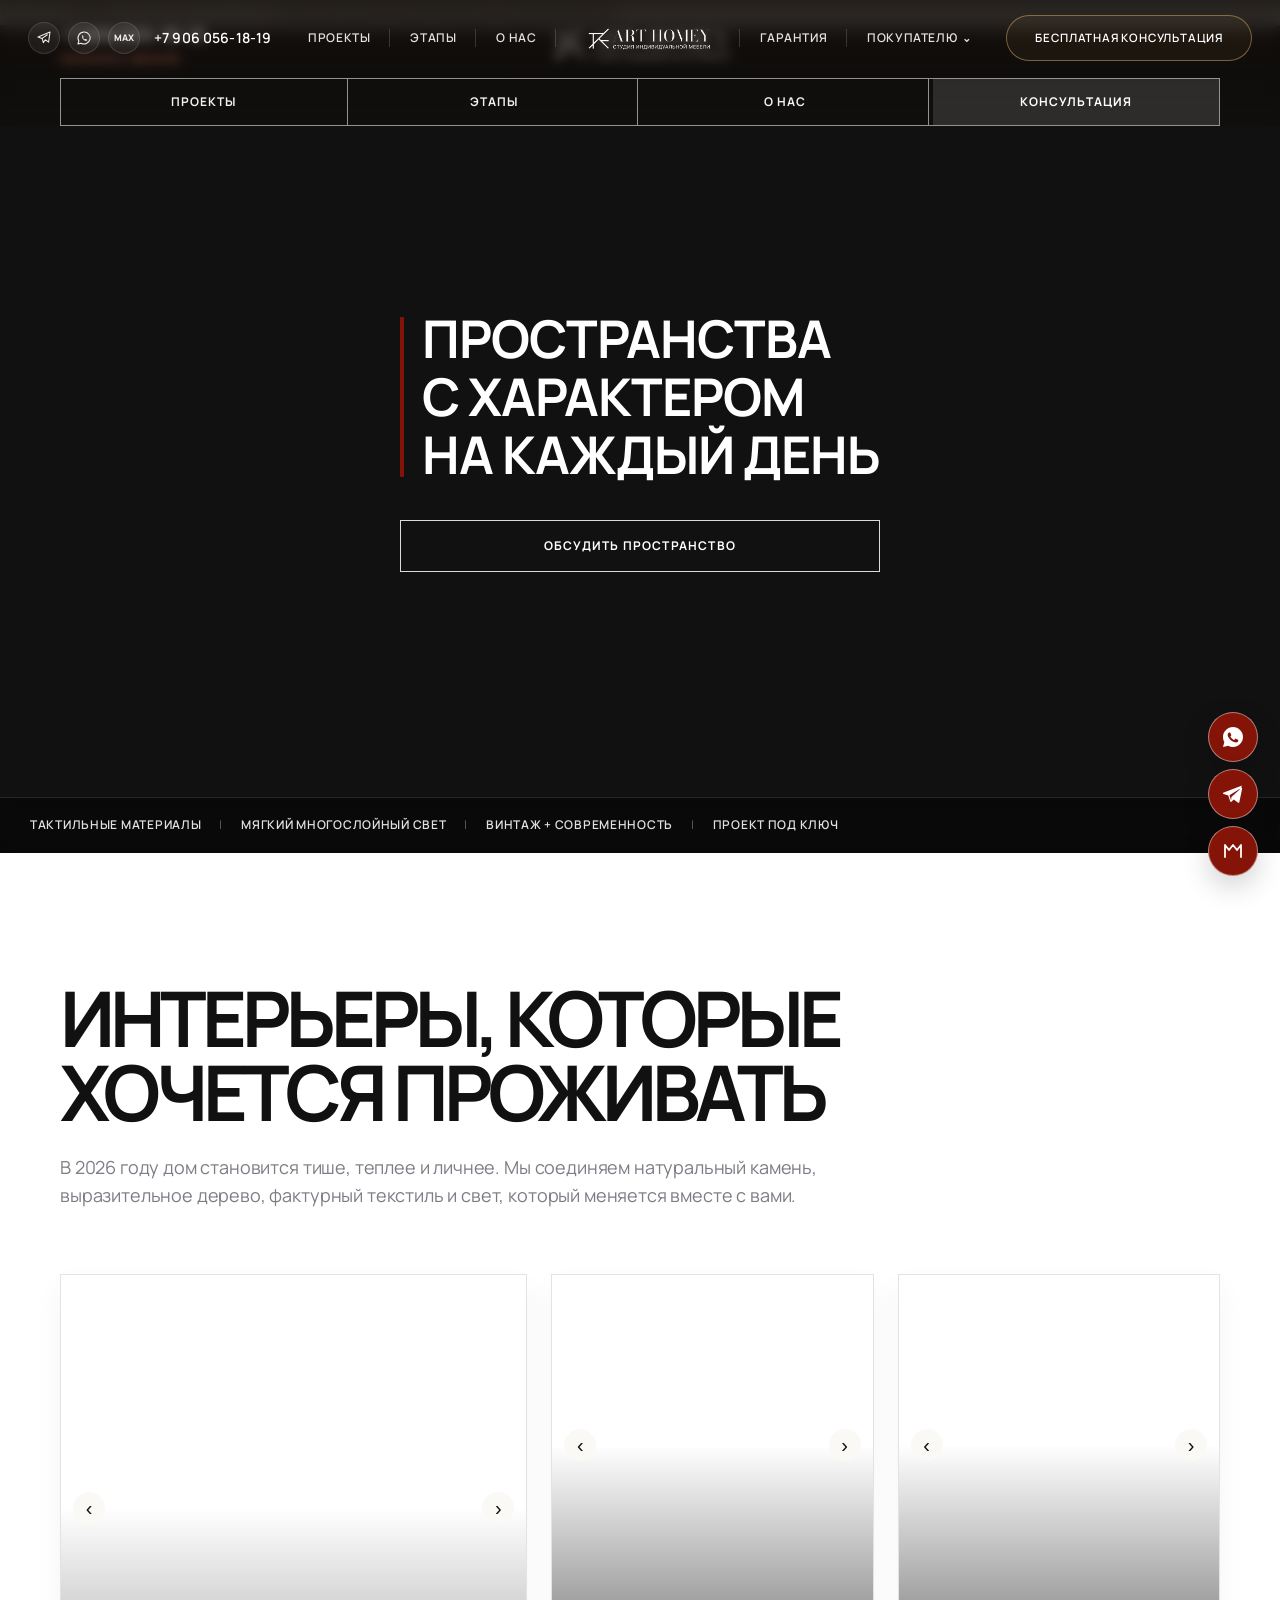
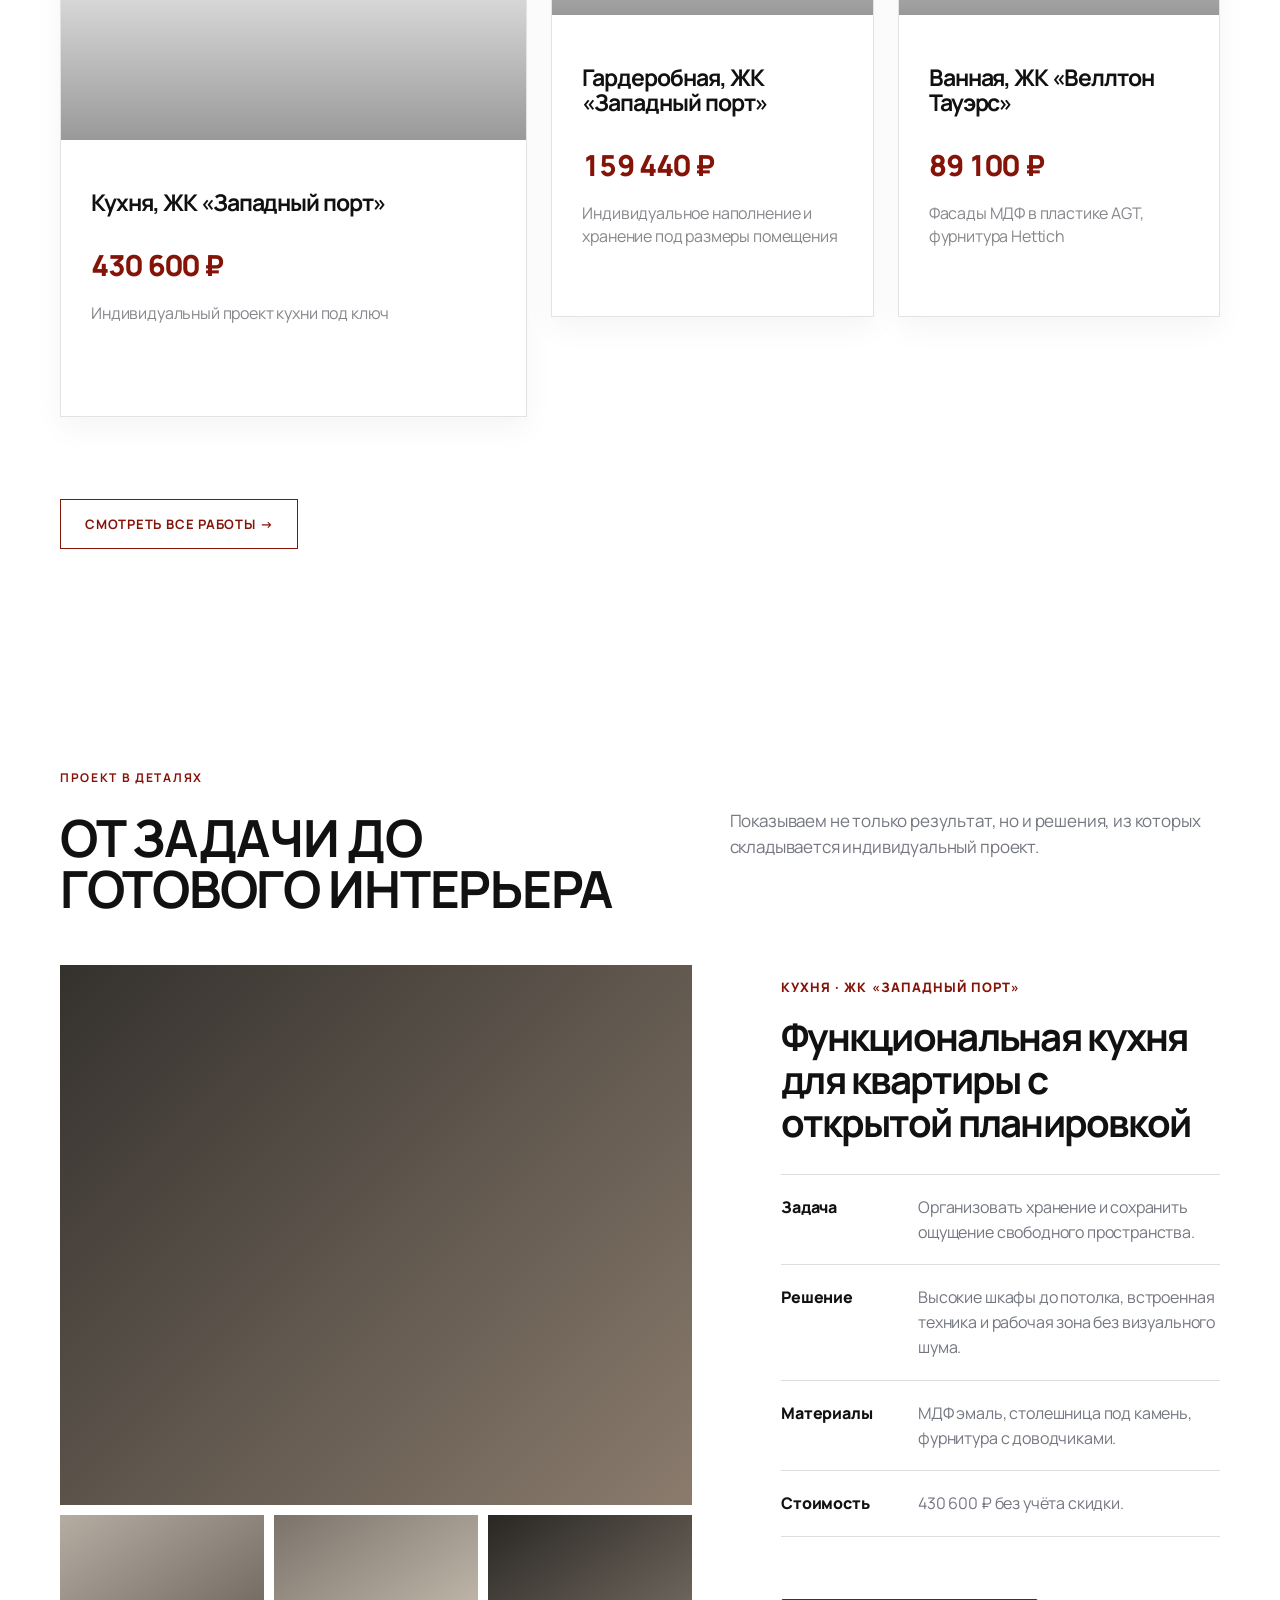
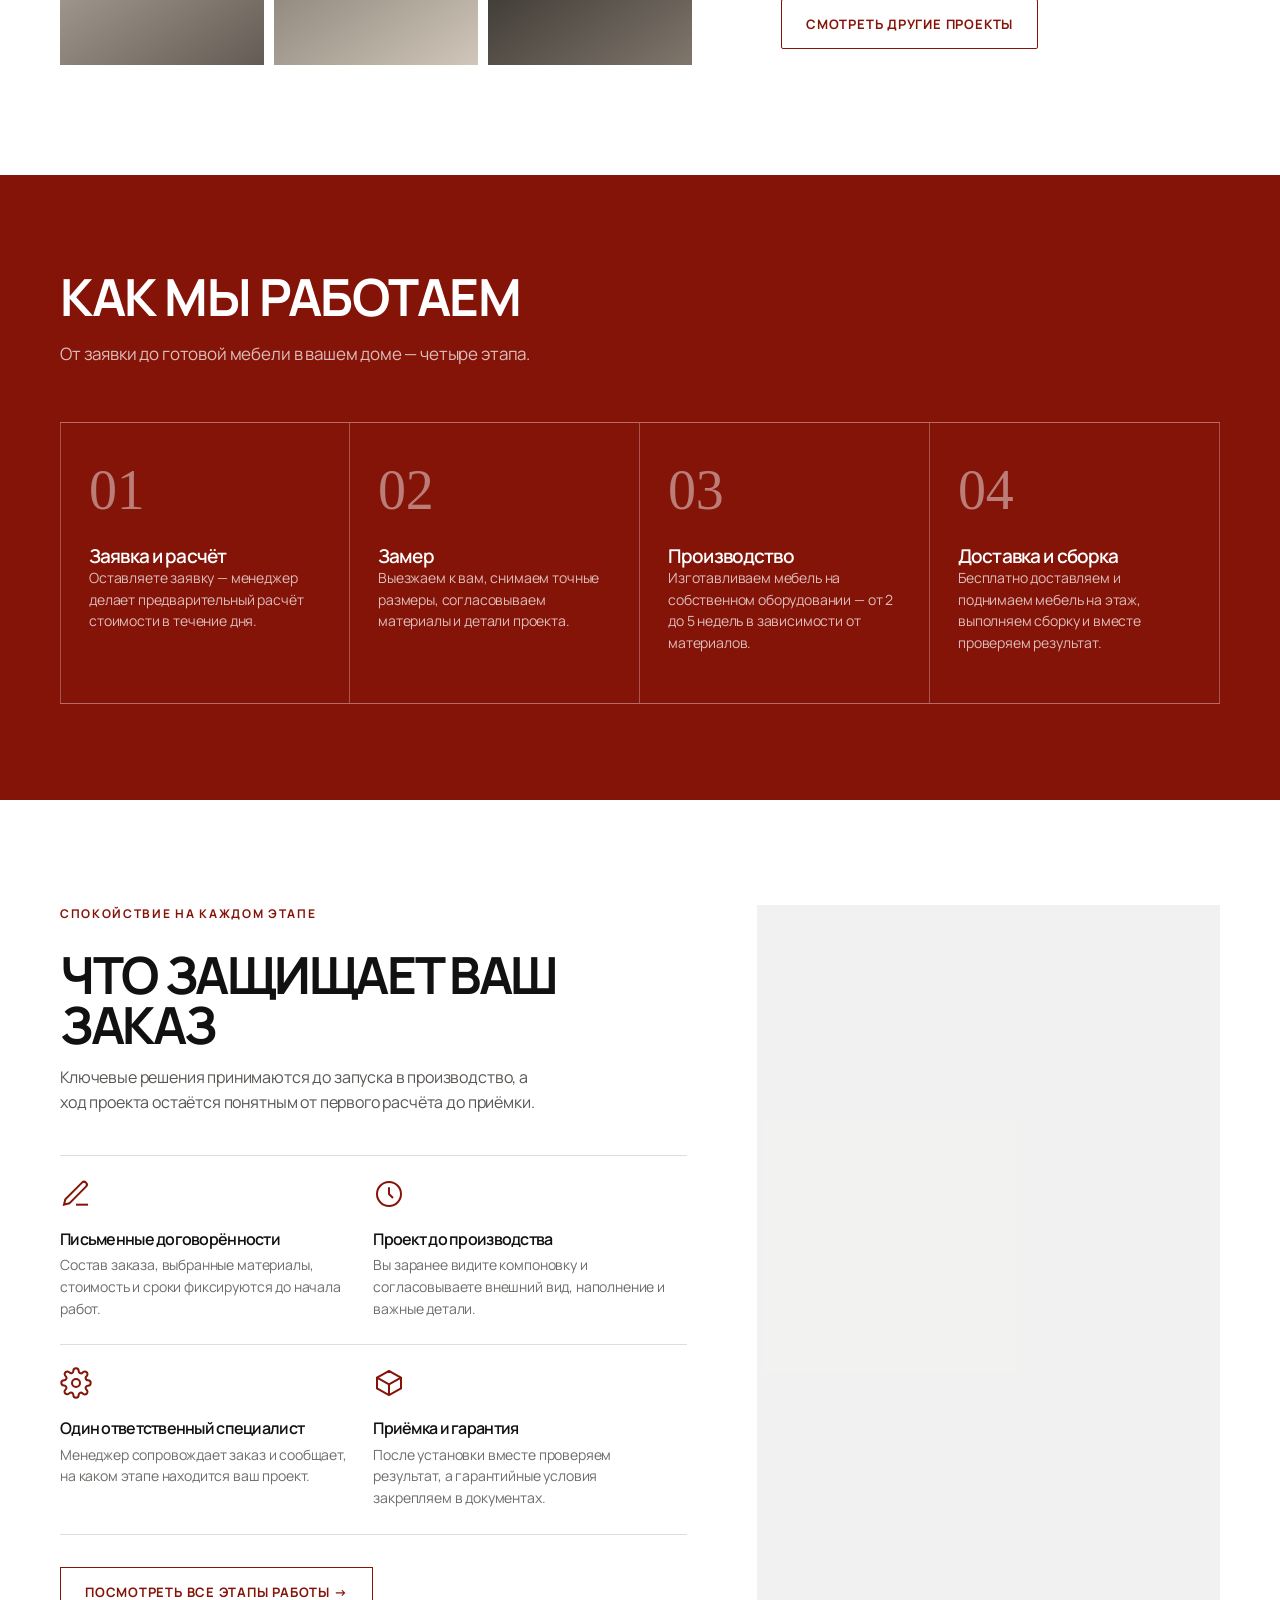
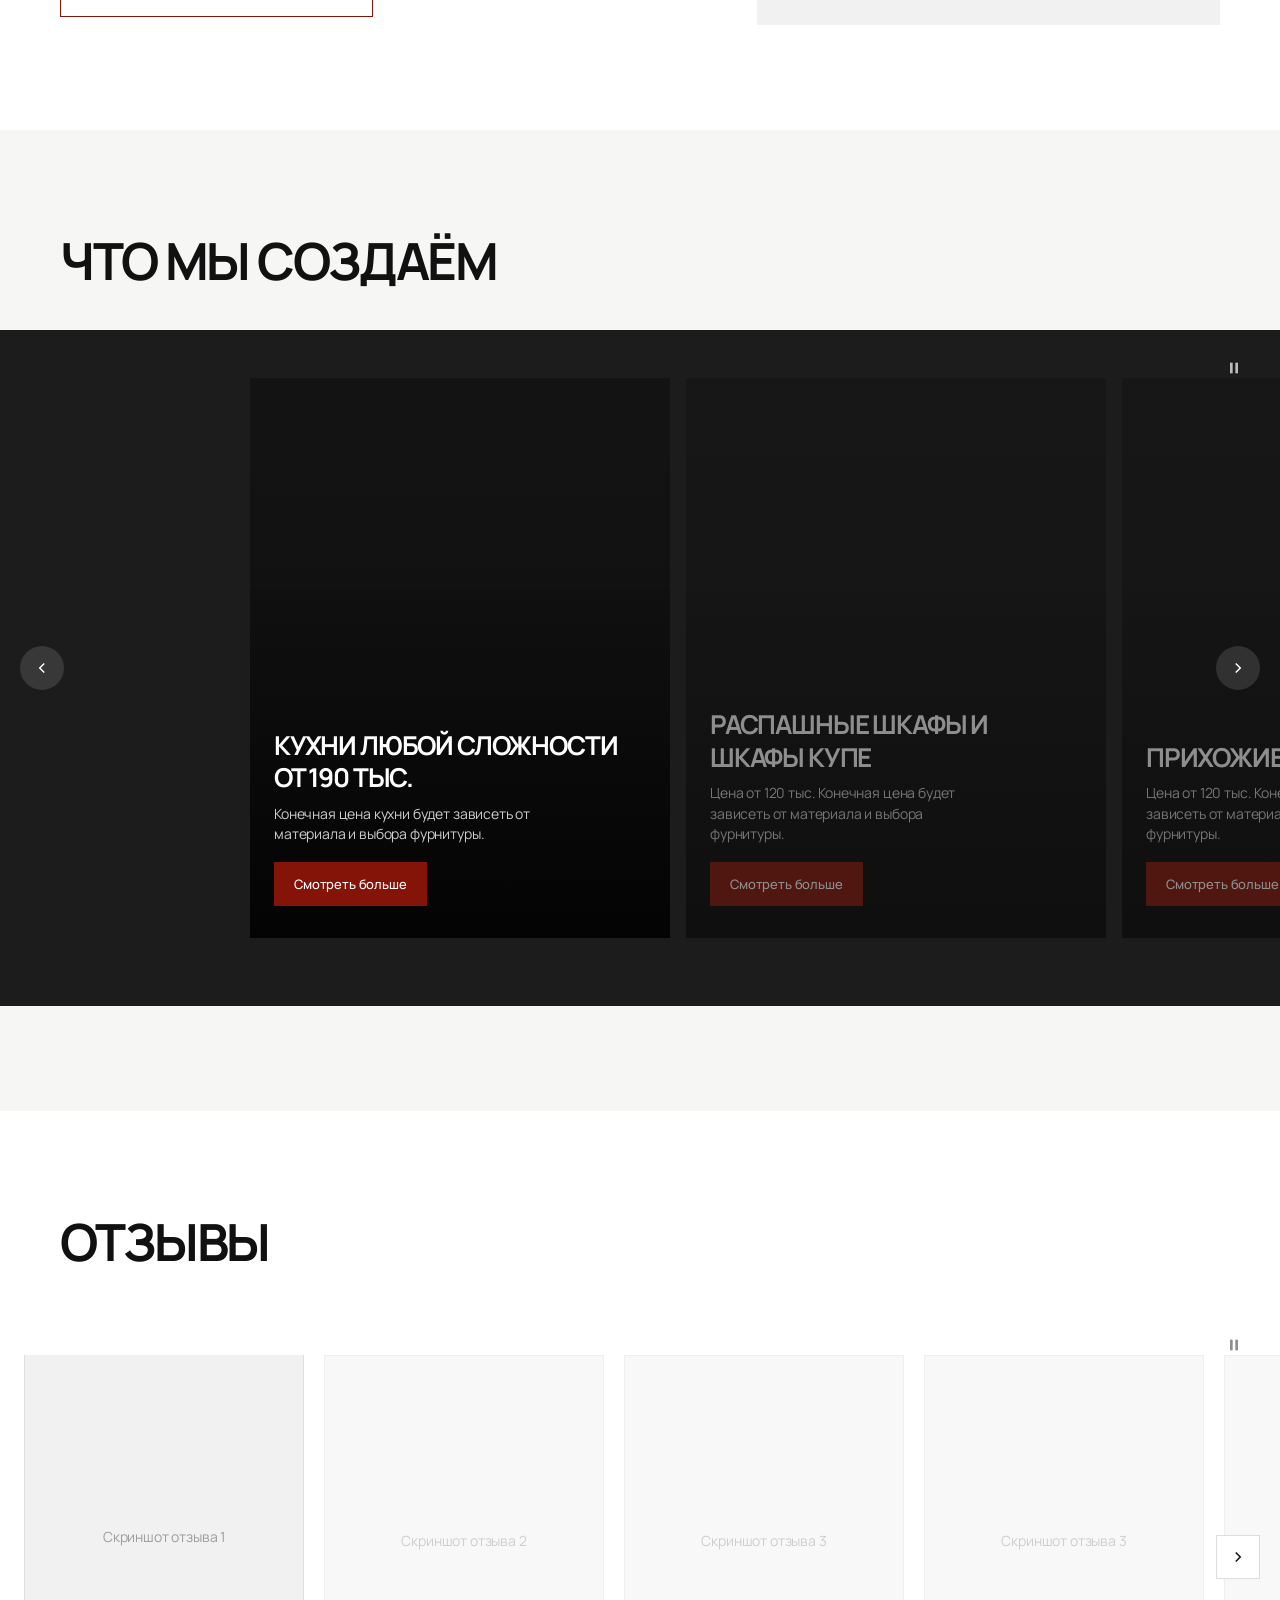
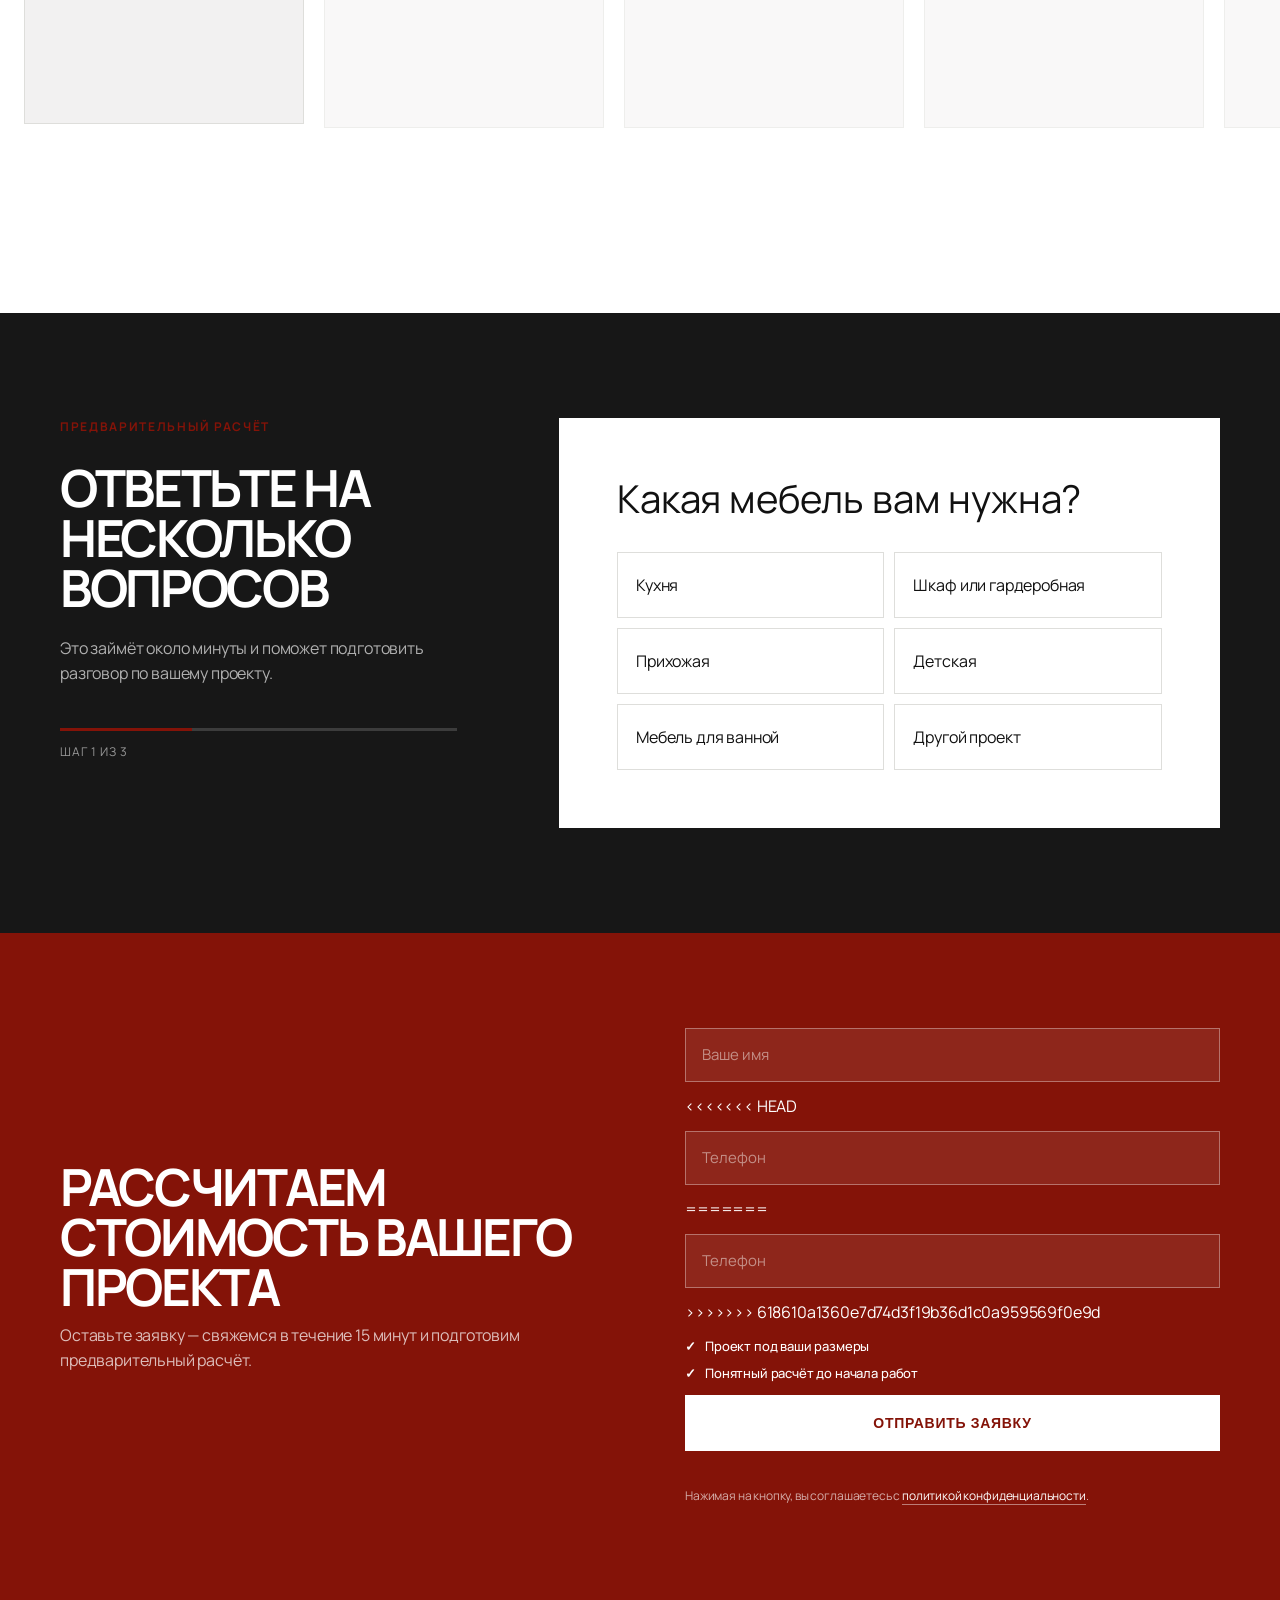
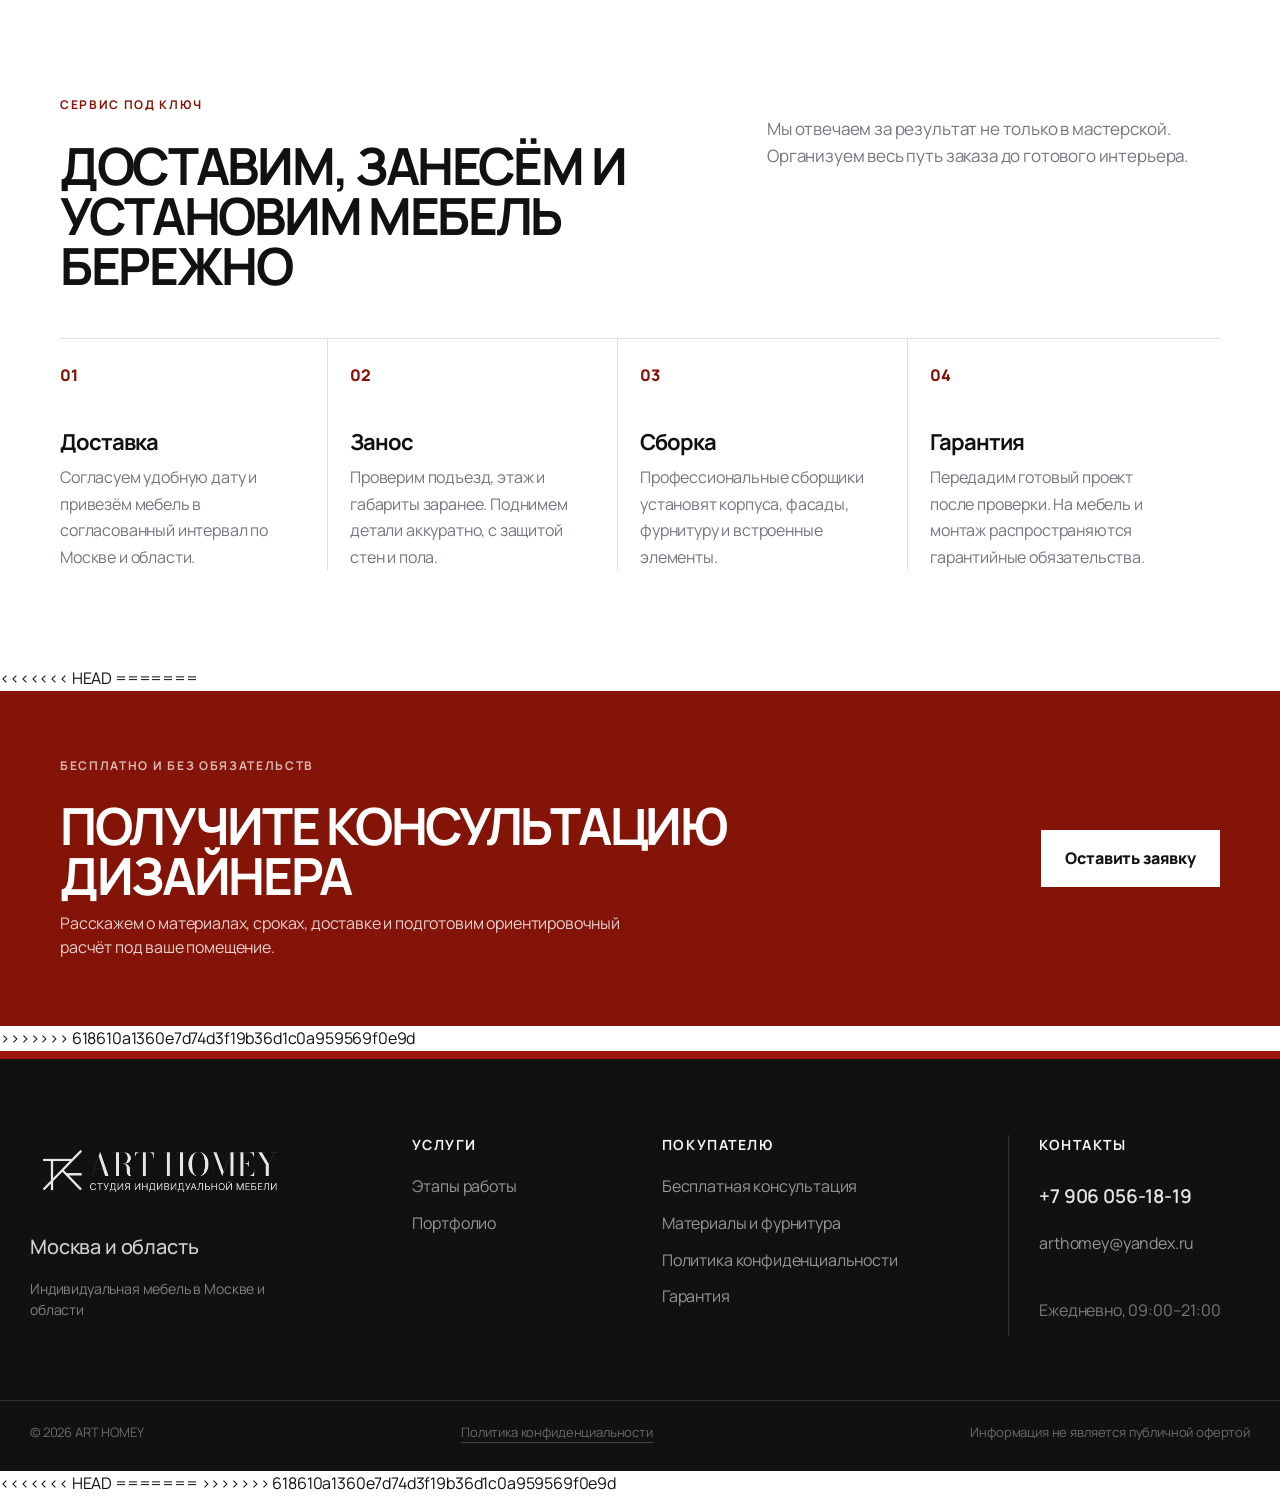
<file: index.html>
<!DOCTYPE html>
<html lang="ru">

<head>
    <meta charset="UTF-8">
    <meta name="viewport" content="width=device-width, initial-scale=1.0">
    <title>ART HOMEY — интерьеры 2026</title>
    <meta name="description" content="Тёплые, тактильные интерьеры и мебель на заказ: природные материалы, мягкий свет и характерные детали.">
    <meta name="robots" content="index,follow">
    <meta property="og:title" content="ART HOMEY — мебель на заказ">
    <meta property="og:description"
        content="Проектирование и изготовление корпусной мебели по индивидуальным размерам в Москве и области.">
    <meta property="og:type" content="website">
    <link rel="icon" type="image/svg+xml" href="data:image/svg+xml,%3Csvg xmlns='http://www.w3.org/2000/svg' viewBox='0 0 64 64'%3E%3Crect width='64' height='64' rx='14' fill='%23181715'/%3E%3Cpath d='M18 47 30 16h5l12 31h-7l-3-8H27l-3 8Zm11-14h6l-3-9Z' fill='%23d7af65'/%3E%3C/svg%3E">
    <link rel="preconnect" href="https://fonts.googleapis.com">
    <link href="https://fonts.googleapis.com/css2?family=Manrope:wght@400;500;600;700;800&display=swap" rel="stylesheet">
    <link rel="stylesheet" href="style.css">
</head>

<body class="home-page">

<<<<<<< HEAD
            <header class="header hp-header" id="siteHeader">
                <div class="container hp-header__inner">
            
                    <div class="hp-header__contacts">
                        <a href="https://t.me/arthomey" target="_blank" rel="noopener noreferrer" class="hp-header__icon"
                            aria-label="Написать в Telegram">
                            <svg viewBox="0 0 24 24" width="16" height="16" fill="none" aria-hidden="true">
                                <path d="M21 3 3 10.5l6.2 2.1L11 19l3-4.4 4.9 3.6L21 3Z" stroke="currentColor" stroke-width="1.6"
                                    stroke-linejoin="round" stroke-linecap="round" />
                                <path d="M9.2 12.6 17 7.2" stroke="currentColor" stroke-width="1.6" stroke-linecap="round" />
                            </svg>
                        </a>
                        <a href="https://wa.me/79060561819" target="_blank" rel="noopener noreferrer" class="hp-header__icon"
                            aria-label="Написать в WhatsApp">
                            <svg viewBox="0 0 24 24" width="16" height="16" fill="none" aria-hidden="true">
                                <path d="M12 3a9 9 0 0 0-7.75 13.5L3 21l4.7-1.2A9 9 0 1 0 12 3Z" stroke="currentColor"
                                    stroke-width="1.6" stroke-linejoin="round" />
                                <path
                                    d="M8.7 8.6c.2-.5.5-.5.8-.5h.5c.2 0 .4 0 .6.4l.7 1.6c.1.3 0 .5-.1.7l-.4.5c-.2.2-.2.4-.1.6.4.7 1.4 1.7 2.1 2.1.2.1.4.1.6-.1l.5-.4c.2-.2.4-.2.7-.1l1.6.7c.4.2.4.4.4.6v.5c0 .3 0 .6-.5.8-.6.3-1.5.4-2.4.1-1.8-.6-3.7-2.5-4.3-4.3-.3-.9-.2-1.8.1-2.4Z"
                                    fill="currentColor" />
                            </svg>
                        </a>
                        <a href="https://max.ru/u/f9LHodD0cOIM9zp4Ho-Bn4nSWSp5nrVu4DwpDjRow3obhmcMdmAD5RWX0Aw" target="_blank"
                            rel="noopener noreferrer" class="hp-header__icon hp-header__icon--max"
                            aria-label="Написать в MAX">MAX</a>
                        <a href="tel:+79060561819" class="hp-header__phone">+7 906 056-18-19</a>
                    </div>
            
                    <a href="index.html" class="hp-header__logo-mobile" aria-label="ART HOMEY — на главную">
                        <img src="images/logo.png" alt="ART HOMEY — студия индивидуальной мебели">
                    </a>
            
                    <nav class="hp-header__nav" id="nav">
                        <a href="projects.html">Проекты</a>
                        <a href="process.html">Этапы</a>
                        <a href="about.html">О нас</a>
            
                        <a href="index.html" class="hp-header__logo" aria-label="ART HOMEY — на главную">
                            <img src="images/logo.png" alt="ART HOMEY — студия индивидуальной мебели">
                        </a>
            
                        <a href="warranty.html">Гарантия</a>
            
                        <div class="hp-header__dropdown" id="buyerDropdown">
                            <button type="button" class="hp-header__dropdown-trigger" id="buyerDropdownTrigger"
                                aria-expanded="false" aria-haspopup="true">
                                Покупателю <span class="hp-header__dropdown-arrow" aria-hidden="true">⌄</span>
                            </button>
                            <ul class="hp-header__dropdown-menu" role="menu">
                                <li role="none"><a role="menuitem" href="materials.html">Материалы и фурнитура</a></li>
                                <li role="none"><a role="menuitem" href="faq.html">Частые вопросы</a></li>
                                <li role="none"><a role="menuitem" href="privacy.html">Политика конфиденциальности</a></li>
                            </ul>
                        </div>
                    </nav>
            
                    <div class="hp-header__actions">
                        <a href="#order" class="hp-header__cta" aria-label="Бесплатная консультация">
                            <svg class="hp-header__cta-icon" viewBox="0 0 24 24" width="16" height="16" aria-hidden="true">
                                <path fill="currentColor"
                                    d="M6.6 2.5 9.2 2c.6-.1 1.1.2 1.3.8l1.2 3.1c.2.5 0 .9-.4 1.2L9.8 8.3a14.8 14.8 0 0 0 5.9 5.9l1.2-1.5c.3-.4.8-.6 1.2-.4l3.1 1.2c.6.2.9.7.8 1.3l-.5 2.6c-.1.7-.7 1.1-1.4 1.1C11.4 18.5 5.5 12.6 5.5 5.9c0-.7.4-1.3 1.1-1.4Z" />
                            </svg>
                            <span class="hp-header__cta-text">Бесплатная консультация</span>
                        </a>
                        <button class="hp-header__burger" id="burgerBtn" aria-label="Открыть меню" aria-expanded="false"
                            aria-controls="nav">
                            <span></span>
                            <span></span>
                            <span></span>
                        </button>
                    </div>
            
                </div>
            </header>
=======
    <header class="header header--transparent">
        <div class="container header__inner">
            <a href="index.html" class="logo">
                <img src="images/logo.png" alt="ART HOMEY — студия индивидуальной мебели">
            </a>

            <nav class="nav" id="nav">
                <a href="projects.html">Проекты</a>
                <a href="process.html">Этапы</a>
                <a href="about.html">О нас</a>
                <a href="index.html#order" class="nav__cta">Консультация</a>
            </nav>

            <a href="tel:+79060561819" class="header__phone">+7 906 056-18-19</a>

            <button class="burger" id="burgerBtn" aria-label="Открыть меню">
                <span></span>
                <span></span>
                <span></span>
            </button>
        </div>
    </header>
>>>>>>> 618610a1360e7d74d3f19b36d1c0a959569f0e9d

    <section class="hero hero--fullbleed">
        <div class="hero__bg"></div>
        <div class="container hero__content">
            <div class="hero__text">
                <h1>
                    <span class="hero__accent-bar"></span>
                    Пространства<br>
                    с характером<br>
                    на каждый день
                </h1>
                <a href="#order" class="hero__cta-outline">Обсудить пространство</a>
            </div>
        </div>
        <div class="hero__stats">
            <div class="container hero__stats-inner">
                <span>Тактильные материалы</span>
                <span class="hero__stats-sep">|</span>
                <span>Мягкий многослойный свет</span>
                <span class="hero__stats-sep">|</span>
                <span>Винтаж + современность</span>
                <span class="hero__stats-sep">|</span>
                <span>Проект под ключ</span>
            </div>
        </div>
    </section>

    <section class="projects" id="projects">
        <div class="container">
            <h2>Интерьеры, которые хочется проживать</h2>
            <p class="section-lead">
                В 2026 году дом становится тише, теплее и личнее. Мы соединяем натуральный камень, выразительное дерево, фактурный текстиль и свет, который меняется вместе с вами.
            </p>

            <div class="projects__grid">
                <article class="project-card">
                    <div class="slider" data-slider>
                        <div class="slider__track">
                            <div class="slider__slide slider__slide--image"></div>
                            <div class="slider__slide slider__slide--image"></div>
                            <div class="slider__slide slider__slide--image"></div>
                        </div>

                        <button class="slider__arrow slider__arrow--prev" data-prev
                            aria-label="Предыдущее фото">‹</button>
                        <button class="slider__arrow slider__arrow--next" data-next
                            aria-label="Следующее фото">›</button>

                        <div class="slider__dots" data-dots></div>
                    </div>

                    <h3>Кухня, ЖК «Западный порт»</h3>
                    <p class="project-card__price">430 600 ₽</p>
                    <p class="project-card__desc">Индивидуальный проект кухни под ключ</p>
                </article>

                <article class="project-card">
                    <div class="slider" data-slider>
                        <div class="slider__track">
                            <div class="slider__slide slider__slide--image"></div>
                            <div class="slider__slide slider__slide--image"></div>
                            <div class="slider__slide slider__slide--image"></div>
                        </div>

                        <button class="slider__arrow slider__arrow--prev" data-prev
                            aria-label="Предыдущее фото">‹</button>
                        <button class="slider__arrow slider__arrow--next" data-next
                            aria-label="Следующее фото">›</button>

                        <div class="slider__dots" data-dots></div>
                    </div>

                    <h3>Гардеробная, ЖК «Западный порт»</h3>
                    <p class="project-card__price">159 440 ₽</p>
                    <p class="project-card__desc">Индивидуальное наполнение и хранение под размеры помещения</p>
                </article>

                <article class="project-card">
                    <div class="slider" data-slider>
                        <div class="slider__track">
                            <div class="slider__slide slider__slide--image"></div>
                            <div class="slider__slide slider__slide--image"></div>
                            <div class="slider__slide slider__slide--image"></div>
                        </div>

                        <button class="slider__arrow slider__arrow--prev" data-prev
                            aria-label="Предыдущее фото">‹</button>
                        <button class="slider__arrow slider__arrow--next" data-next
                            aria-label="Следующее фото">›</button>

                        <div class="slider__dots" data-dots></div>
                    </div>

                    <h3>Ванная, ЖК «Веллтон Тауэрс»</h3>
                    <p class="project-card__price">89 100 ₽</p>
                    <p class="project-card__desc">Фасады МДФ в пластике AGT, фурнитура Hettich</p>
                </article>
            </div>

            <a href="projects.html" class="link-more">Смотреть все работы →</a>
        </div>
    </section>

    <section class="case-study" id="case">
        <div class="container">
            <div class="case-study__heading">
                <div>
                    <p class="eyebrow">Проект в деталях</p>
                    <h2>От задачи до готового интерьера</h2>
                </div>
                <p class="section-lead">Показываем не только результат, но и решения, из которых складывается индивидуальный проект.</p>
            </div>

            <div class="case-study__layout">
                <div class="case-study__visual">
                    <div class="case-study__main-photo"></div>
                    <div class="case-study__gallery">
                        <div></div>
                        <div></div>
                        <div></div>
                    </div>
                </div>

                <article class="case-study__content">
                    <p class="case-study__label">Кухня · ЖК «Западный порт»</p>
                    <h3>Функциональная кухня для квартиры с открытой планировкой</h3>
                    <dl class="case-study__facts">
                        <div><dt>Задача</dt><dd>Организовать хранение и сохранить ощущение свободного пространства.</dd></div>
                        <div><dt>Решение</dt><dd>Высокие шкафы до потолка, встроенная техника и рабочая зона без визуального шума.</dd></div>
                        <div><dt>Материалы</dt><dd>МДФ эмаль, столешница под камень, фурнитура с доводчиками.</dd></div>
                        <div><dt>Стоимость</dt><dd>430 600 ₽ без учёта скидки.</dd></div>
                    </dl>
                    <a href="projects.html" class="btn-outline">Смотреть другие проекты</a>
                </article>
            </div>
        </div>
    </section>

    <section class="process" id="process">
        <div class="container">
            <h2>Как мы работаем</h2>
            <p class="section-lead">От заявки до готовой мебели в вашем доме — четыре этапа.</p>

            <ol class="process__list">
                <li class="process__item">
                    <span class="process__num">01</span>
                    <div>
                        <h3>Заявка и расчёт</h3>
                        <p>Оставляете заявку — менеджер делает предварительный расчёт стоимости в течение дня.</p>
                    </div>
                </li>

                <li class="process__item">
                    <span class="process__num">02</span>
                    <div>
                        <h3>Замер</h3>
                        <p>Выезжаем к вам, снимаем точные размеры, согласовываем материалы и детали проекта.</p>
                    </div>
                </li>

                <li class="process__item">
                    <span class="process__num">03</span>
                    <div>
                        <h3>Производство</h3>
                        <p>Изготавливаем мебель на собственном оборудовании — от 2 до 5 недель в зависимости от
                            материалов.</p>
                    </div>
                </li>

                <li class="process__item">
                    <span class="process__num">04</span>
                    <div>
                        <h3>Доставка и сборка</h3>
                        <p>Бесплатно доставляем и поднимаем мебель на этаж, выполняем сборку и вместе проверяем результат.</p>
                    </div>
                </li>
            </ol>
        </div>
    </section>

    <section class="service">
        <div class="container service__inner">
            <div class="service__content">
                <p class="eyebrow">Спокойствие на каждом этапе</p>
                <h2>Что защищает ваш заказ</h2>
                <p class="service__lead">
                    Ключевые решения принимаются до запуска в производство, а ход проекта
                    остаётся понятным от первого расчёта до приёмки.
                </p>
    
                <div class="service__steps">
                    <div class="service__step">
                        <svg class="service__icon" width="32" height="32" viewBox="0 0 24 24" fill="none"
                            stroke="currentColor" stroke-width="1.5">
                            <path d="M12 20h9" />
                            <path d="M16.5 3.5a2.1 2.1 0 0 1 3 3L7 19l-4 1 1-4Z" />
                        </svg>
                        <h3>Письменные договорённости</h3>
                        <p>Состав заказа, выбранные материалы, стоимость и сроки фиксируются до начала работ.</p>
                    </div>
    
                    <div class="service__step">
                        <svg class="service__icon" width="32" height="32" viewBox="0 0 24 24" fill="none"
                            stroke="currentColor" stroke-width="1.5">
                            <circle cx="12" cy="12" r="9" />
                            <path d="M12 7v5l3 3" />
                        </svg>
                        <h3>Проект до производства</h3>
                        <p>Вы заранее видите компоновку и согласовываете внешний вид, наполнение и важные детали.</p>
                    </div>
    
                    <div class="service__step">
                        <svg class="service__icon" width="32" height="32" viewBox="0 0 24 24" fill="none"
                            stroke="currentColor" stroke-width="1.5">
                            <circle cx="12" cy="12" r="3" />
                            <path
                                d="M19.4 15a1.7 1.7 0 0 0 .3 1.9l.1.1a2 2 0 1 1-2.8 2.8l-.1-.1a1.7 1.7 0 0 0-1.9-.3 1.7 1.7 0 0 0-1 1.5V21a2 2 0 1 1-4 0v-.1a1.7 1.7 0 0 0-1-1.6 1.7 1.7 0 0 0-1.9.3l-.1.1a2 2 0 1 1-2.8-2.8l.1-.1a1.7 1.7 0 0 0 .3-1.9 1.7 1.7 0 0 0-1.5-1H3a2 2 0 1 1 0-4h.1a1.7 1.7 0 0 0 1.6-1 1.7 1.7 0 0 0-.3-1.9l-.1-.1a2 2 0 1 1 2.8-2.8l.1.1a1.7 1.7 0 0 0 1.9.3H9a1.7 1.7 0 0 0 1-1.5V3a2 2 0 1 1 4 0v.1a1.7 1.7 0 0 0 1 1.5 1.7 1.7 0 0 0 1.9-.3l.1-.1a2 2 0 1 1 2.8 2.8l-.1.1a1.7 1.7 0 0 0-.3 1.9V9a1.7 1.7 0 0 0 1.5 1H21a2 2 0 1 1 0 4h-.1a1.7 1.7 0 0 0-1.5 1Z" />
                        </svg>
                        <h3>Один ответственный специалист</h3>
                        <p>Менеджер сопровождает заказ и сообщает, на каком этапе находится ваш проект.</p>
                    </div>
    
                    <div class="service__step">
                        <svg class="service__icon" width="32" height="32" viewBox="0 0 24 24" fill="none"
                            stroke="currentColor" stroke-width="1.5">
                            <path d="M21 8 12 3 3 8v8l9 5 9-5Z" />
                            <path d="M3 8l9 5 9-5" />
                            <path d="M12 13v8" />
                        </svg>
                        <h3>Приёмка и гарантия</h3>
                        <p>После установки вместе проверяем результат, а гарантийные условия закрепляем в документах.</p>
                    </div>
                </div>
    
                <a href="process.html" class="service__link">Посмотреть все этапы работы →</a>
            </div>
    
            <div class="service__photo">
                Фото интерьера
            </div>
        </div>
    </section>
        <section class="showcase">
            <div class="container">
                <h2>Что мы создаём</h2>
            </div>

            <div class="showcase__stage">
                <button class="showcase__pause" id="showcasePause" aria-label="Пауза" type="button">
                    <svg width="16" height="16" viewBox="0 0 24 24" fill="currentColor"><rect x="6" y="4" width="4" height="16"/><rect x="14" y="4" width="4" height="16"/></svg>
                </button>

                <button class="showcase__prev" id="showcasePrev" aria-label="Предыдущий" type="button">
                    <svg width="18" height="18" viewBox="0 0 24 24" fill="none" stroke="currentColor" stroke-width="2">
                        <path d="M15 6l-6 6 6 6" />
                    </svg>
                </button>

                <button class="showcase__next" id="showcaseNext" aria-label="Следующий" type="button">
                    <svg width="18" height="18" viewBox="0 0 24 24" fill="none" stroke="currentColor" stroke-width="2">
                        <path d="M9 6l6 6-6 6" />
                    </svg>
                </button>

                <div class="showcase__track" id="showcaseTrack">
                    <article class="showcase__card is-active">
                        <div class="showcase__image" style="background-image: linear-gradient(rgba(0,0,0,.45), rgba(0,0,0,.55)), url('https://optim.tildacdn.com/tild6465-6564-4561-a161-336163393330/-/resize/800x500/-/format/webp/___-________88__.jpeg.webp');"></div>
                        <div class="showcase__overlay">
                            <h3>Кухни любой сложности<br>от 190 тыс.</h3>
                            <p>Конечная цена кухни будет зависеть от материала и выбора фурнитуры.</p>
                            <a href="projects.html" class="showcase__btn">Смотреть больше</a>
                        </div>
                    </article>

                    <article class="showcase__card">
                        <div class="showcase__image" style="background-image: linear-gradient(rgba(0,0,0,.45), rgba(0,0,0,.55)), url('https://optim.tildacdn.com/tild3932-3732-4661-b562-303837393834/-/resize/800x500/-/format/webp/__.jpeg.webp');"></div>
                        <div class="showcase__overlay">
                            <h3>Распашные шкафы и<br>шкафы купе</h3>
                            <p>Цена от 120 тыс. Конечная цена будет зависеть от материала и выбора фурнитуры.</p>
                            <a href="projects.html" class="showcase__btn">Смотреть больше</a>
                        </div>
                    </article>

                    <article class="showcase__card">
                        <div class="showcase__image" style="background-image: linear-gradient(rgba(0,0,0,.45), rgba(0,0,0,.55)), url('https://optim.tildacdn.com/tild6438-6164-4864-b364-353531616663/-/resize/800x500/-/format/webp/___.jpeg.webp');"></div>
                        <div class="showcase__overlay">
                            <h3>Прихожие</h3>
                            <p>Цена от 120 тыс. Конечная цена будет зависеть от материала и выбора фурнитуры.</p>
                            <a href="projects.html" class="showcase__btn">Смотреть больше</a>
                        </div>
                    </article>

                    <article class="showcase__card">
                        <div class="showcase__image" style="background-image: linear-gradient(rgba(0,0,0,.4), rgba(0,0,0,.55)), url('https://images.unsplash.com/photo-1616486338812-3dadae4b4ace?w=800&h=1000&fit=crop');"></div>
                        <div class="showcase__overlay">
                            <h3>Детские комнаты</h3>
                            <p>Цена от 90 тыс. Конечная цена будет зависеть от материала и выбора фурнитуры.</p>
                            <a href="projects.html" class="showcase__btn">Смотреть больше</a>
                        </div>
                    </article>

                    <article class="showcase__card">
                        <div class="showcase__image" style="background-image: linear-gradient(rgba(0,0,0,.4), rgba(0,0,0,.55)), url('https://images.unsplash.com/photo-1497366216548-37526070297c?w=800&h=1000&fit=crop');"></div>
                        <div class="showcase__overlay">
                            <h3>Рабочие зоны и кабинеты</h3>
                            <p>Цена от 80 тыс. Конечная цена будет зависеть от материала и выбора фурнитуры.</p>
                            <a href="projects.html" class="showcase__btn">Смотреть больше</a>
                        </div>
                    </article>

                    <article class="showcase__card">
                        <div class="showcase__image" style="background-image: linear-gradient(rgba(0,0,0,.4), rgba(0,0,0,.55)), url('https://images.unsplash.com/photo-1600585154340-be6161a56a0c?w=800&h=1000&fit=crop');"></div>
                        <div class="showcase__overlay">
                            <h3>Мебель на балкон</h3>
                            <p>Цена от 70 тыс. Конечная цена будет зависеть от материала и выбора фурнитуры.</p>
                            <a href="projects.html" class="showcase__btn">Смотреть больше</a>
                        </div>
                    </article>

                    <article class="showcase__card">
                        <div class="showcase__image" style="background-image: linear-gradient(rgba(0,0,0,.4), rgba(0,0,0,.55)), url('https://images.unsplash.com/photo-1552321554-5fefe8c9ef14?w=800&h=1000&fit=crop');"></div>
                        <div class="showcase__overlay">
                            <h3>Мебель для ванны<br>от 60 тыс.</h3>
                            <p>Конечная цена будет зависеть от материала и выбора фурнитуры.</p>
                            <a href="projects.html" class="showcase__btn">Смотреть больше</a>
                        </div>
                    </article>
                </div>

                <div class="showcase__dots" id="showcaseDots"></div>
            </div>
        </section>

    <section class="testimonials">
        <div class="container">
            <h2>Отзывы</h2>
        </div>
    
        <div class="testimonials__stage">
            <button class="testimonials__pause" id="testimonialsPause" aria-label="Пауза" type="button">
                <svg width="16" height="16" viewBox="0 0 24 24" fill="currentColor">
                    <rect x="6" y="4" width="4" height="16" />
                    <rect x="14" y="4" width="4" height="16" />
                </svg>
            </button>
    
            <button class="testimonials__prev is-hidden" id="testimonialsPrev" aria-label="Предыдущий" type="button">
                <svg width="18" height="18" viewBox="0 0 24 24" fill="none" stroke="currentColor" stroke-width="2">
                    <path d="M15 6l-6 6 6 6" />
                </svg>
            </button>
    
            <button class="testimonials__next" id="testimonialsNext" aria-label="Следующий" type="button">
                <svg width="18" height="18" viewBox="0 0 24 24" fill="none" stroke="currentColor" stroke-width="2">
                    <path d="M9 6l6 6-6 6" />
                </svg>
            </button>
    
            <div class="testimonials__track" id="testimonialsTrack">
                <article class="testimonial-card is-active">
                    <div class="testimonial-card__image">Скриншот отзыва 1</div>
                </article>
            
                <article class="testimonial-card">
                    <div class="testimonial-card__image">Скриншот отзыва 2</div>
                </article>
            
                <article class="testimonial-card">
                    <div class="testimonial-card__image">Скриншот отзыва 3</div>
                </article>

                <article class="testimonial-card">
                    <div class="testimonial-card__image">Скриншот отзыва 3</div>
                </article>

                <article class="testimonial-card">
                    <div class="testimonial-card__image">Скриншот отзыва 3</div>
                </article>

                <article class="testimonial-card">
                    <div class="testimonial-card__image">Скриншот отзыва 3</div>
                </article>

                <article class="testimonial-card">
                    <div class="testimonial-card__image">Скриншот отзыва 3</div>
                </article>

                <article class="testimonial-card">
                    <div class="testimonial-card__image">Скриншот отзыва 3</div>
                </article>
            </div>
    
            <div class="testimonials__dots" id="testimonialsDots"></div>
        </div>
    </section>
    <section class="estimate-quiz" id="quiz">
        <div class="container estimate-quiz__shell">
            <div class="estimate-quiz__intro">
                <p class="eyebrow">Предварительный расчёт</p>
                <h2>Ответьте на несколько вопросов</h2>
                <p>Это займёт около минуты и поможет подготовить разговор по вашему проекту.</p>
                <div class="estimate-quiz__progress" aria-hidden="true"><span id="quizProgress"></span></div>
                <p class="estimate-quiz__counter" id="quizCounter">Шаг 1 из 3</p>
            </div>

            <form class="quiz-form" id="quizForm">
                <fieldset class="quiz-step is-active" data-quiz-step>
                    <legend>Какая мебель вам нужна?</legend>
                    <div class="quiz-options">
                        <label><input type="radio" name="furniture" value="Кухня"><span>Кухня</span></label>
                        <label><input type="radio" name="furniture" value="Шкаф или гардеробная"><span>Шкаф или гардеробная</span></label>
                        <label><input type="radio" name="furniture" value="Прихожая"><span>Прихожая</span></label>
                        <label><input type="radio" name="furniture" value="Детская"><span>Детская</span></label>
                        <label><input type="radio" name="furniture" value="Ванная"><span>Мебель для ванной</span></label>
                        <label><input type="radio" name="furniture" value="Другое"><span>Другой проект</span></label>
                    </div>
                </fieldset>

                <fieldset class="quiz-step" data-quiz-step hidden>
                    <legend>Какой бюджет рассматриваете?</legend>
                    <div class="quiz-options quiz-options--budget">
                        <label><input type="radio" name="budget" value="До 150 000 ₽"><span>До 150 000 ₽</span></label>
                        <label><input type="radio" name="budget" value="150 000–300 000 ₽"><span>150 000–300 000 ₽</span></label>
                        <label><input type="radio" name="budget" value="300 000–500 000 ₽"><span>300 000–500 000 ₽</span></label>
                        <label><input type="radio" name="budget" value="От 500 000 ₽"><span>От 500 000 ₽</span></label>
                        <label><input type="radio" name="budget" value="Нужна консультация"><span>Пока не определился</span></label>
                    </div>
                    <div class="quiz-form__actions"><button type="button" class="quiz-back">Назад</button></div>
                </fieldset>

                <fieldset class="quiz-step" data-quiz-step hidden>
                    <legend>Куда отправить предварительный расчёт?</legend>
                    <div class="quiz-contact">
                        <label><span>Ваше имя</span><input type="text" name="name" autocomplete="name" required></label>
                        <label><span>Телефон</span><input type="tel" name="phone" autocomplete="tel" required></label>
                    </div>
                    <div class="quiz-channel">
                        <p>Где удобнее получить ответ?</p>
                        <div>
                            <label><input type="radio" name="channel" value="WhatsApp" checked><span>WhatsApp</span></label>
                            <label><input type="radio" name="channel" value="Telegram"><span>Telegram</span></label>
                            <label><input type="radio" name="channel" value="MAX"><span>MAX</span></label>
                        </div>
                    </div>
                    <div class="quiz-form__actions"><button type="button" class="quiz-back">Назад</button><button type="submit">Получить расчёт</button></div>
                    <p class="form-status" id="quizFormStatus" role="status" aria-live="polite"></p>
                    <p class="quiz-form__privacy">Нажимая кнопку, вы соглашаетесь с <a href="privacy.html">политикой конфиденциальности</a>.</p>
                </fieldset>
            </form>
        </div>
    </section>
    <section class="cta" id="order">
        <div class="container cta__inner">
            <div>
                <h2>Рассчитаем стоимость вашего проекта</h2>
                <p>Оставьте заявку — свяжемся в течение 15 минут и подготовим предварительный расчёт.</p>
            </div>

            <form class="cta__form" id="ctaForm">
                <label class="visually-hidden" for="cta-name">Ваше имя</label>
                <input id="cta-name" type="text" name="name" placeholder="Ваше имя" required>
<<<<<<< HEAD
                <input type="tel" name="phone" placeholder="Телефон" required autocomplete="tel" inputmode="tel">
=======
                <input type="tel" name="phone" placeholder="Телефон" required>
>>>>>>> 618610a1360e7d74d3f19b36d1c0a959569f0e9d

                <ul class="trust-badges">
                    <li>Проект под ваши размеры</li>
                    <li>Понятный расчёт до начала работ</li>
                </ul>

                    <button type="submit">Отправить заявку</button>
                    <p class="form-status" id="ctaFormStatus" role="status" aria-live="polite"></p>
                <p class="cta__privacy">Нажимая на кнопку, вы соглашаетесь с <a href="privacy.html">политикой конфиденциальности</a>.</p>
            </form>
        </div>
    </section>

    <section class="delivery" id="delivery">
        <div class="container">
            <div class="delivery__heading">
                <div><p class="eyebrow">Сервис под ключ</p><h2>Доставим, занесём и установим мебель бережно</h2></div>
                <p class="section-lead">Мы отвечаем за результат не только в мастерской. Организуем весь путь заказа до готового интерьера.</p>
            </div>
            <div class="delivery__grid">
                <article><span>01</span><h3>Доставка</h3><p>Согласуем удобную дату и привезём мебель в согласованный интервал по Москве и области.</p></article>
                <article><span>02</span><h3>Занос</h3><p>Проверим подъезд, этаж и габариты заранее. Поднимем детали аккуратно, с защитой стен и пола.</p></article>
                <article><span>03</span><h3>Сборка</h3><p>Профессиональные сборщики установят корпуса, фасады, фурнитуру и встроенные элементы.</p></article>
                <article><span>04</span><h3>Гарантия</h3><p>Передадим готовый проект после проверки. На мебель и монтаж распространяются гарантийные обязательства.</p></article>
            </div>
        </div>
    </section>

<<<<<<< HEAD
=======
    <section class="consultation">
        <div class="container consultation__inner">
            <div><p class="eyebrow">Бесплатно и без обязательств</p><h2>Получите консультацию дизайнера</h2><p>Расскажем о материалах, сроках, доставке и подготовим ориентировочный расчёт под ваше помещение.</p></div>
            <a class="btn-light" href="#order">Оставить заявку</a>
        </div>
    </section>
>>>>>>> 618610a1360e7d74d3f19b36d1c0a959569f0e9d

    <footer class="footer">
        <div class="container footer__inner footer__grid">
            <div class="footer__brand">
                <a href="index.html" class="logo">
                    <img src="images/logo.png" alt="ART HOMEY — студия индивидуальной мебели">
                </a>
                <p>Москва и область</p>
                <small>Индивидуальная мебель в Москве и области</small>
            </div>
                <div><h3>Услуги</h3><a href="process.html">Этапы работы</a><a href="projects.html">Портфолио</a></div>
            <div><h3>Покупателю</h3><a href="#order">Бесплатная консультация</a><a href="materials.html">Материалы и фурнитура</a><a href="privacy.html">Политика конфиденциальности</a><a href="warranty.html">Гарантия</a></div>
            <div class="footer__contacts">
                <h3>Контакты</h3>
                <a href="tel:+79060561819">+7 906 056-18-19</a>
                <a href="mailto:arthomey@yandex.ru">arthomey@yandex.ru</a>
                <span>Ежедневно, 09:00–21:00</span>
            </div>
        </div>
        <div class="container footer__bottom"><span>© 2026 ART HOMEY</span><a class="footer__legal-link" href="privacy.html">Политика конфиденциальности</a><span>Информация не является публичной офертой</span></div>
    </footer>

    <nav class="mobile-actions" aria-label="Быстрые действия">
        <a href="tel:+79060561819">Позвонить</a>
        <a href="#quiz" class="mobile-actions__primary">Рассчитать</a>
        <div class="mobile-actions__messengers" aria-label="Мессенджеры">
            <a href="https://wa.me/79060561819" target="_blank" rel="noopener noreferrer" aria-label="WhatsApp">
                <svg viewBox="0 0 24 24" width="22" height="22" fill="currentColor" aria-hidden="true">
                    <path
                        d="M12 2C6.48 2 2 6.48 2 12c0 1.85.5 3.58 1.36 5.07L2 22l5.09-1.33A9.94 9.94 0 0 0 12 22c5.52 0 10-4.48 10-10S17.52 2 12 2Zm5.2 14.15c-.22.62-1.28 1.19-1.77 1.24-.45.05-1.02.07-1.65-.1-.38-.11-.87-.28-1.5-.55-2.64-1.14-4.36-3.8-4.5-3.98-.13-.18-1.08-1.43-1.08-2.73s.68-1.93.92-2.2c.24-.26.53-.33.7-.33h.5c.16 0 .38-.06.6.45.22.53.74 1.83.81 1.96.07.13.11.29.02.47-.09.18-.13.29-.27.44-.13.16-.28.35-.4.47-.13.13-.27.28-.12.55.15.26.66 1.09 1.42 1.77.98.87 1.8 1.14 2.06 1.27.26.13.42.11.57-.07.16-.18.65-.76.83-1.02.18-.26.35-.22.6-.13.24.09 1.55.73 1.82.86.26.13.44.2.5.31.07.11.07.62-.15 1.24Z" />
                </svg>
            </a>
            <a href="https://t.me/arthomey" target="_blank" rel="noopener noreferrer" aria-label="Telegram">
                <svg viewBox="0 0 24 24" width="22" height="22" fill="currentColor" aria-hidden="true">
                    <path
                        d="M21.05 3.5 2.8 10.6c-1.06.42-1.05 1.22-.19 1.48l4.68 1.46 1.8 5.53c.22.6.4.84.82.84.42 0 .6-.19.83-.42l1.99-1.94 4.13 3.05c.76.42 1.3.2 1.5-.7l2.72-12.9c.29-1.19-.35-1.68-1.03-1.5ZM8.5 13.3l9.6-6.06c.45-.28.86-.13.52.18l-8.2 7.5-.32 3.5-1.6-5.12Z" />
                </svg>
            </a>
            <a href="https://max.ru/u/f9LHodD0cOIM9zp4Ho-Bn4nSWSp5nrVu4DwpDjRow3obhmcMdmAD5RWX0Aw" target="_blank" rel="noopener noreferrer" aria-label="MAX">
                <svg viewBox="0 0 24 24" width="22" height="22" fill="none" stroke="currentColor" stroke-width="1.8"
                    aria-hidden="true">
                    <path d="M4 18V6l4 5 4-5 4 5 4-5v12" stroke-linecap="round" stroke-linejoin="round" />
                </svg>
            </a>
        </div>
    </nav>

    <div class="desktop-messengers" aria-label="Написать в мессенджер">
        <a href="https://wa.me/79060561819" target="_blank" rel="noopener noreferrer" aria-label="WhatsApp">
            <svg viewBox="0 0 24 24" width="24" height="24" fill="currentColor" aria-hidden="true">
                <path
                    d="M12 2C6.48 2 2 6.48 2 12c0 1.85.5 3.58 1.36 5.07L2 22l5.09-1.33A9.94 9.94 0 0 0 12 22c5.52 0 10-4.48 10-10S17.52 2 12 2Zm5.2 14.15c-.22.62-1.28 1.19-1.77 1.24-.45.05-1.02.07-1.65-.1-.38-.11-.87-.28-1.5-.55-2.64-1.14-4.36-3.8-4.5-3.98-.13-.18-1.08-1.43-1.08-2.73s.68-1.93.92-2.2c.24-.26.53-.33.7-.33h.5c.16 0 .38-.06.6.45.22.53.74 1.83.81 1.96.07.13.11.29.02.47-.09.18-.13.29-.27.44-.13.16-.28.35-.4.47-.13.13-.27.28-.12.55.15.26.66 1.09 1.42 1.77.98.87 1.8 1.14 2.06 1.27.26.13.42.11.57-.07.16-.18.65-.76.83-1.02.18-.26.35-.22.6-.13.24.09 1.55.73 1.82.86.26.13.44.2.5.31.07.11.07.62-.15 1.24Z" />
            </svg>
        </a>
        <a href="https://t.me/arthomey" target="_blank" rel="noopener noreferrer" aria-label="Telegram">
            <svg viewBox="0 0 24 24" width="24" height="24" fill="currentColor" aria-hidden="true">
                <path
                    d="M21.05 3.5 2.8 10.6c-1.06.42-1.05 1.22-.19 1.48l4.68 1.46 1.8 5.53c.22.6.4.84.82.84.42 0 .6-.19.83-.42l1.99-1.94 4.13 3.05c.76.42 1.3.2 1.5-.7l2.72-12.9c.29-1.19-.35-1.68-1.03-1.5ZM8.5 13.3l9.6-6.06c.45-.28.86-.13.52.18l-8.2 7.5-.32 3.5-1.6-5.12Z" />
            </svg>
        </a>
        <a href="https://max.ru/u/f9LHodD0cOIM9zp4Ho-Bn4nSWSp5nrVu4DwpDjRow3obhmcMdmAD5RWX0Aw" target="_blank" rel="noopener noreferrer" aria-label="MAX">
            <svg viewBox="0 0 24 24" width="24" height="24" fill="none" stroke="currentColor" stroke-width="1.8"
                aria-hidden="true">
                <path d="M4 18V6l4 5 4-5 4 5 4-5v12" stroke-linecap="round" stroke-linejoin="round" />
            </svg>
        </a>
    </div>
<a href="https://wa.me/79060561819" class="float-btn" target="_blank" rel="noopener noreferrer" aria-label="Написать в WhatsApp">
    
        <svg width="26" height="26" viewBox="0 0 24 24" fill="currentColor">
            <path
                d="M12 2C6.5 2 2 6.5 2 12c0 1.8.5 3.5 1.3 5L2 22l5.2-1.3c1.5.8 3.1 1.3 4.8 1.3 5.5 0 10-4.5 10-10S17.5 2 12 2zm0 18c-1.5 0-3-.4-4.3-1.2l-.3-.2-3.2.8.8-3.1-.2-.3C4 14.7 3.6 13.4 3.6 12c0-4.6 3.8-8.4 8.4-8.4s8.4 3.8 8.4 8.4-3.8 8.4-8.4 8.4zm4.6-6.3c-.3-.1-1.5-.7-1.7-.8-.2-.1-.4-.1-.6.1-.2.3-.7.8-.8 1-.2.2-.3.2-.5.1-.3-.1-1.2-.4-2.2-1.4-.8-.7-1.4-1.6-1.5-1.9-.2-.3 0-.4.1-.6.1-.1.3-.3.4-.5.1-.2.2-.3.3-.5.1-.2 0-.4 0-.5C10 9.6 9.5 8.4 9.3 8c-.2-.5-.4-.4-.6-.4h-.5c-.2 0-.5.1-.7.3-.2.3-1 1-1 2.4s1 2.8 1.1 3c.1.2 2 3.1 4.9 4.3.7.3 1.2.5 1.6.6.7.2 1.3.2 1.8.1.6-.1 1.5-.6 1.7-1.2.2-.6.2-1.1.1-1.2-.1-.1-.2-.2-.5-.3z" />
        </svg>
    </a>

    
<!-- Popup: рассчитаем стоимость -->
<div class="popup-overlay" id="costPopup" aria-hidden="true" role="dialog" aria-labelledby="popupTitle">
  <div class="popup">
    <button class="popup__close" id="popupClose" aria-label="Закрыть">×</button>
    <div class="popup__inner">
      <div class="popup__text">
        <h2 id="popupTitle">Рассчитаем<br>стоимость<br>вашего проекта</h2>
        <p>Оставьте заявку — свяжемся в течение 15 минут и подготовим предварительный расчёт.</p>
      </div>
      <form class="popup__form" id="popupForm">
        <input type="text" name="name" placeholder="Ваше имя" required autocomplete="name">
        <input type="tel" name="phone" placeholder="Телефон" required autocomplete="tel">
        <ul class="popup__badges">
          <li>Проект под ваши размеры</li>
          <li>Понятный расчёт до начала работ</li>
        </ul>
        <button type="submit">Отправить заявку</button>
        <p class="form-status" role="status" aria-live="polite"></p>
        <p class="popup__privacy">Нажимая на кнопку, вы соглашаетесь с <a href="privacy.html">политикой конфиденциальности</a>.</p>
      </form>
    </div>
  </div>
</div>

<<<<<<< HEAD
        <script src="app.js"></script>
        <script>
            /* Новая шапка index.html: выпадающее меню «Покупателю» — работает по клику,
               закрывается по клику вне меню, по Esc и при переходе по ссылке. */
            (function initHeaderBuyerDropdown() {
                var dropdown = document.getElementById('buyerDropdown');
                var trigger = document.getElementById('buyerDropdownTrigger');
                if (!dropdown || !trigger) return;

                function closeDropdown() {
                    dropdown.classList.remove('is-open');
                    trigger.setAttribute('aria-expanded', 'false');
                }
                function toggleDropdown(e) {
                    e.stopPropagation();
                    var willOpen = !dropdown.classList.contains('is-open');
                    dropdown.classList.toggle('is-open', willOpen);
                    trigger.setAttribute('aria-expanded', String(willOpen));
                }

                trigger.addEventListener('click', toggleDropdown);
                document.addEventListener('click', function (e) {
                    if (!dropdown.contains(e.target)) closeDropdown();
                });
                document.addEventListener('keydown', function (e) {
                    if (e.key === 'Escape') closeDropdown();
                });
                dropdown.querySelectorAll('.hp-header__dropdown-menu a').forEach(function (link) {
                    link.addEventListener('click', closeDropdown);
                });
            })();
        </script>
        </body>
=======
    <script src="app.js"></script>
</body>
>>>>>>> 618610a1360e7d74d3f19b36d1c0a959569f0e9d

</html>
</file>
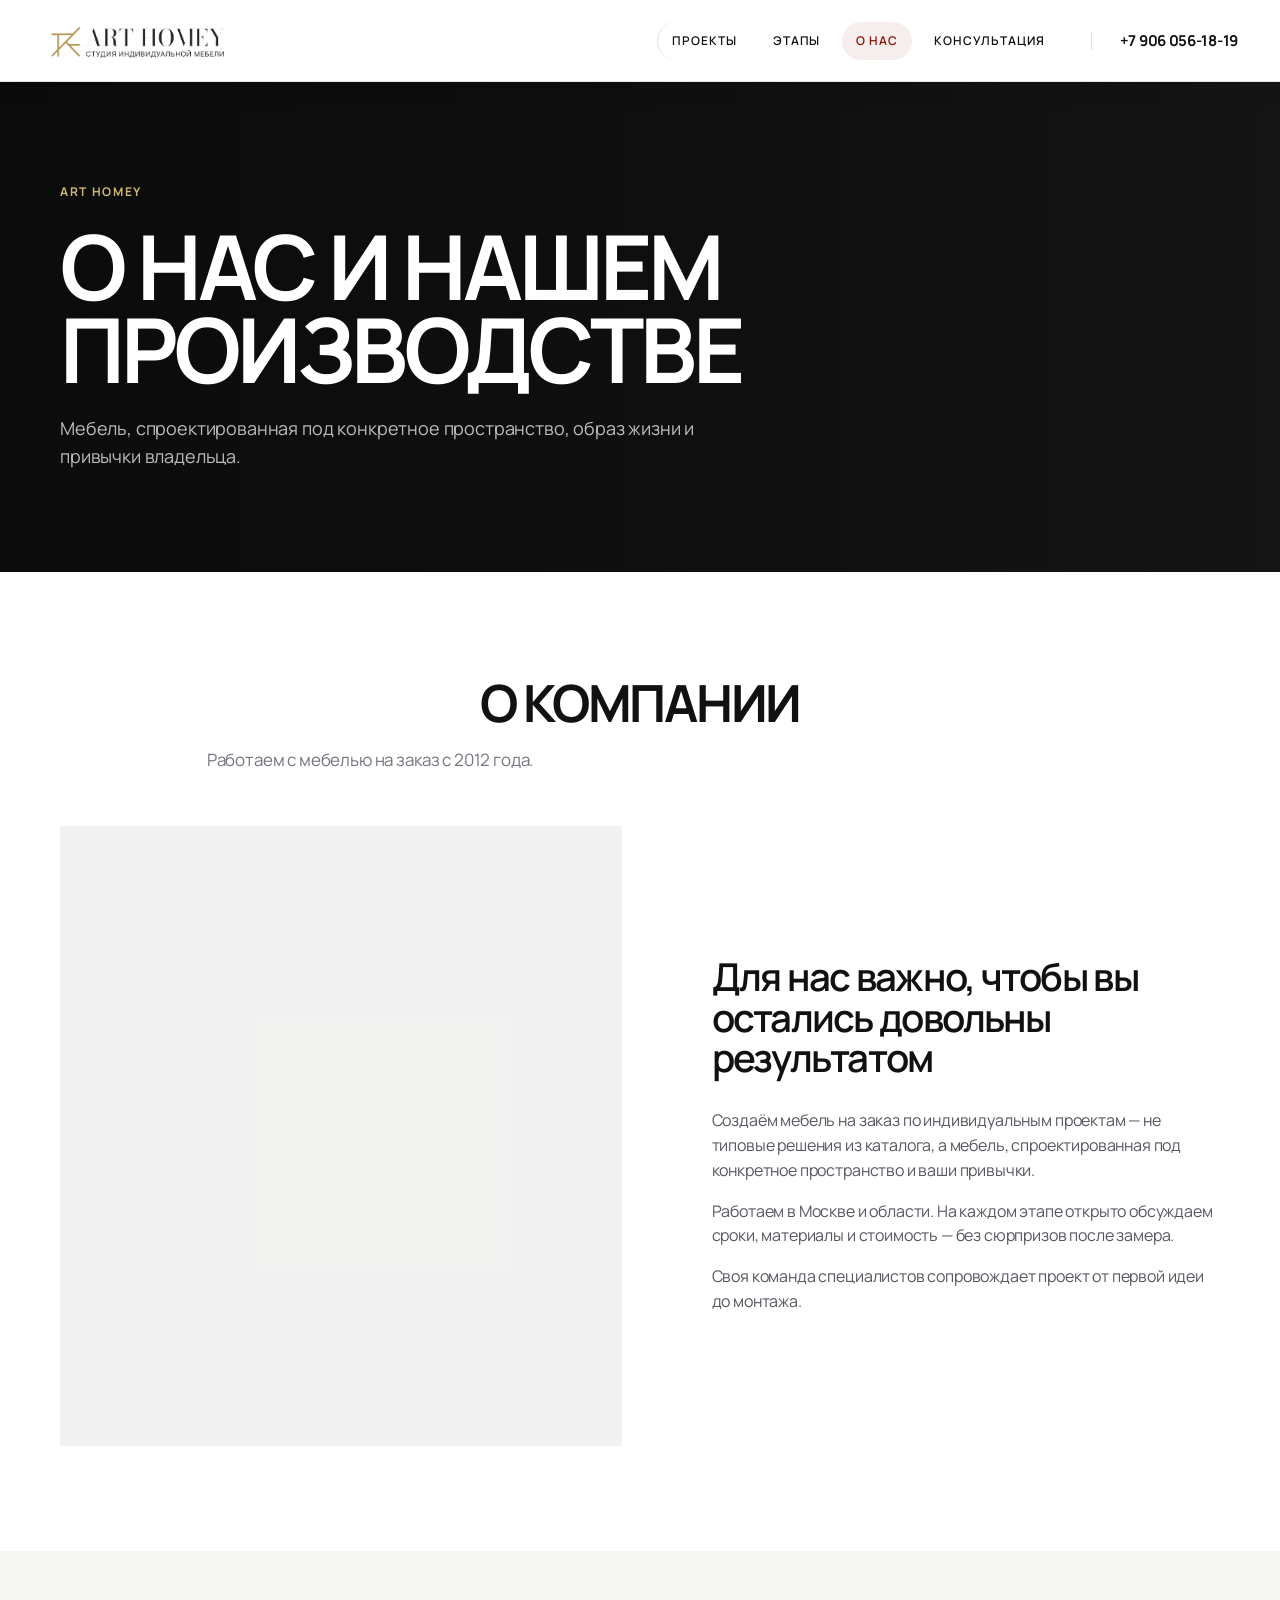
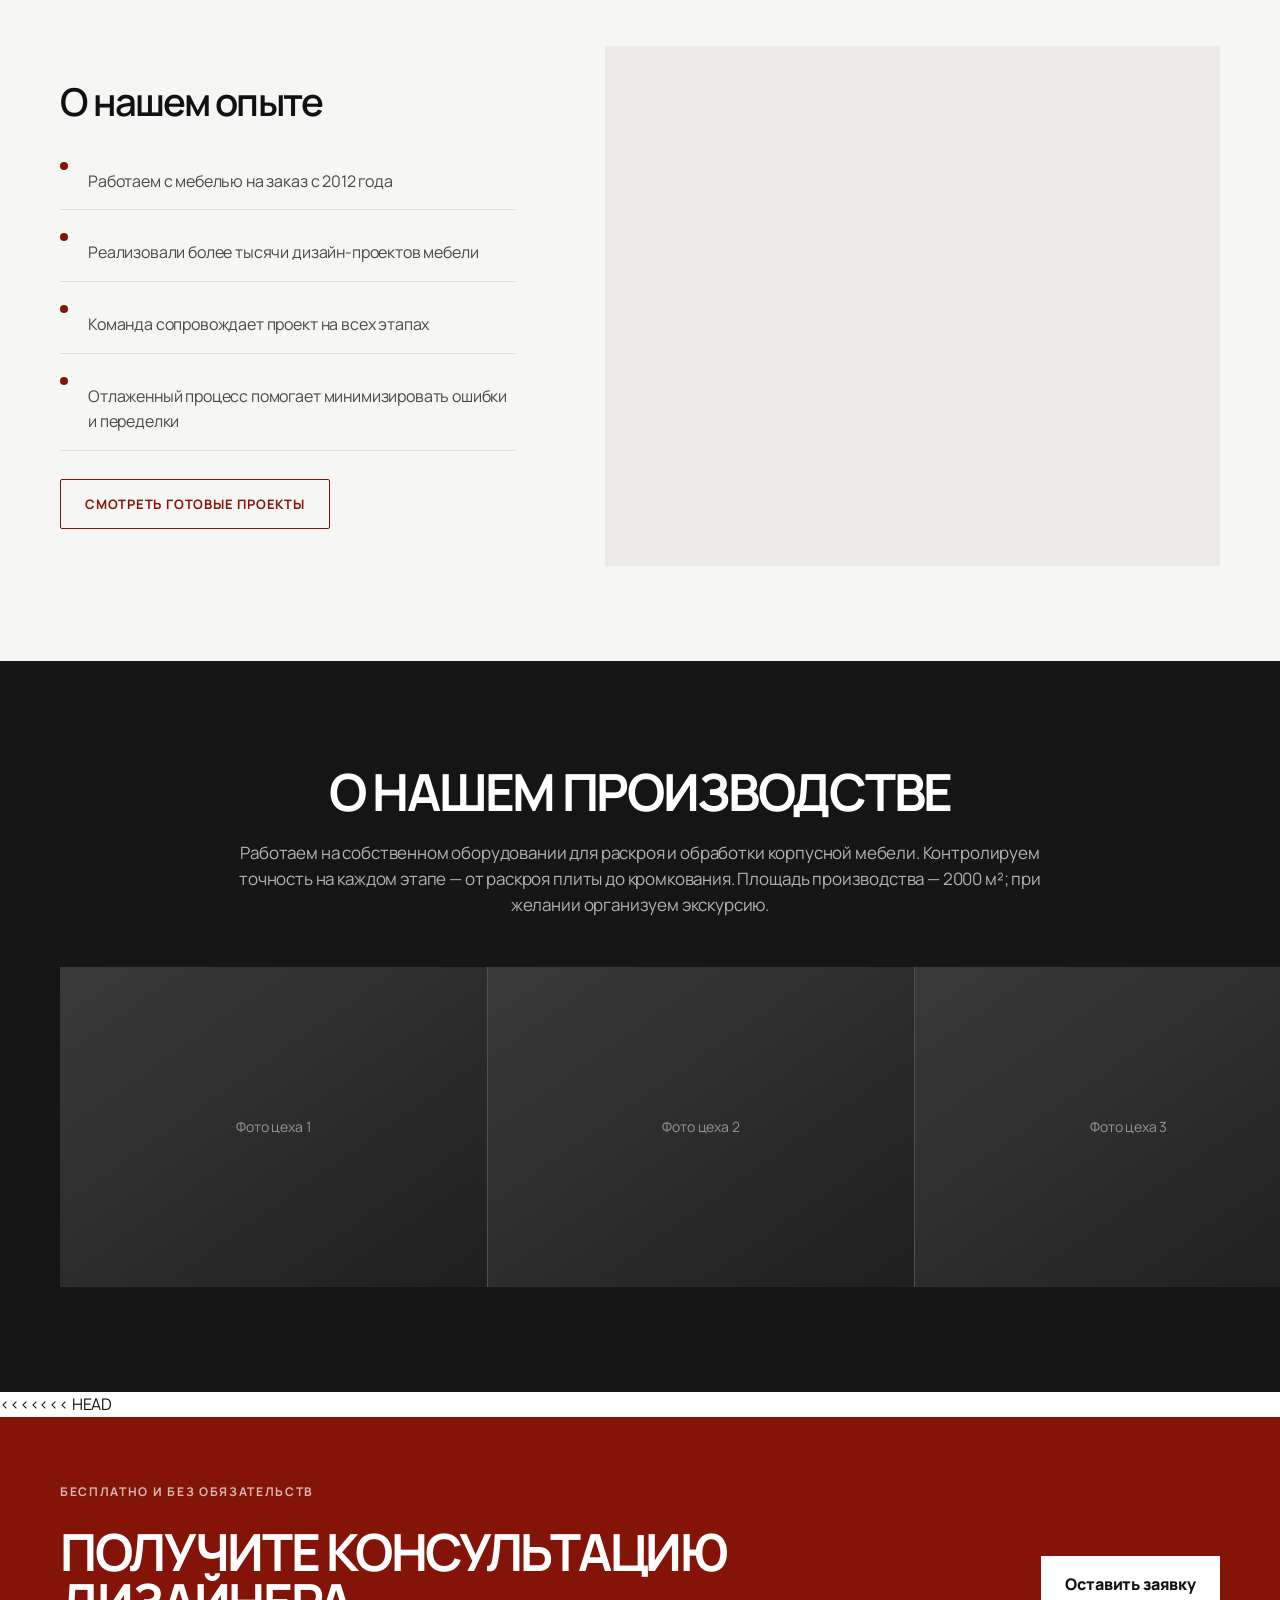
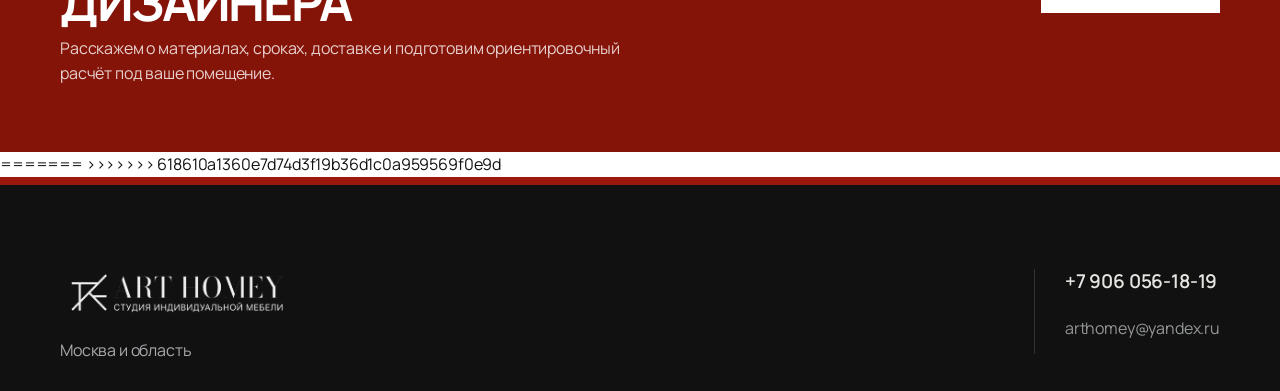
<file: about.html>
<!DOCTYPE html>
<html lang="ru">
<head>
    <meta charset="UTF-8">
    <meta name="viewport" content="width=device-width, initial-scale=1.0">
    <title>О нас и производстве — ART HOMEY</title>
    <meta name="description" content="ART HOMEY: команда, опыт и собственное производство мебели на заказ.">
    <link rel="icon" type="image/svg+xml" href="data:image/svg+xml,%3Csvg xmlns='http://www.w3.org/2000/svg' viewBox='0 0 64 64'%3E%3Crect width='64' height='64' rx='14' fill='%23181715'/%3E%3Cpath d='M18 47 30 16h5l12 31h-7l-3-8H27l-3 8Zm11-14h6l-3-9Z' fill='%23d7af65'/%3E%3C/svg%3E">
    <link rel="preconnect" href="https://fonts.googleapis.com">
    <link href="https://fonts.googleapis.com/css2?family=Manrope:wght@400;500;600;700;800&family=Prata&display=swap" rel="stylesheet">
    <link rel="stylesheet" href="style.css">
</head>
<body class="projects-page">
    <header class="header">
        <div class="container header__inner">
            <a href="index.html" class="logo"><img src="images/logo.png" alt="ART HOMEY — студия индивидуальной мебели"></a>
            <nav class="nav" id="nav">
                <a href="projects.html">Проекты</a>
                <a href="process.html">Этапы</a>
                <a href="about.html" aria-current="page">О нас</a>
                <a href="index.html#order" class="nav__cta">Консультация</a>
            </nav>
            <a href="tel:+79060561819" class="header__phone">+7 906 056-18-19</a>
            <button class="burger" id="burgerBtn" aria-label="Открыть меню"><span></span><span></span><span></span></button>
        </div>
    </header>
    <main>
        <section class="subhero subhero--process">
            <div class="container subhero__inner">
                <p class="eyebrow">ART HOMEY</p>
                <h1>О нас и нашем производстве</h1>
                <p>Мебель, спроектированная под конкретное пространство, образ жизни и привычки владельца.</p>
            </div>
        </section>
        <section class="about" id="about">
            <div class="container">
                <h2 class="about__title">О компании</h2>
                <p class="about__subtitle">Работаем с мебелью на заказ с 2012 года.</p>
                <div class="about__inner">
                    <div class="about__photo">Фото интерьера</div>
                    <div class="about__content">
                        <h3>Для нас важно, чтобы вы остались довольны результатом</h3>
                        <p>Создаём мебель на заказ по индивидуальным проектам — не типовые решения из каталога, а мебель, спроектированная под конкретное пространство и ваши привычки.</p>
                        <p>Работаем в Москве и области. На каждом этапе открыто обсуждаем сроки, материалы и стоимость — без сюрпризов после замера.</p>
                        <p>Своя команда специалистов сопровождает проект от первой идеи до монтажа.</p>
                    </div>
                </div>
            </div>
        </section>
        <section class="experience">
            <div class="container about__inner">
                <div class="about__photo">Фото команды</div>
                <div class="about__content">
                    <h3>О нашем опыте</h3>
                    <ul class="experience__list">
                        <li>Работаем с мебелью на заказ с 2012 года</li>
                        <li>Реализовали более тысячи дизайн-проектов мебели</li>
                        <li>Команда сопровождает проект на всех этапах</li>
                        <li>Отлаженный процесс помогает минимизировать ошибки и переделки</li>
                    </ul>
                    <a href="projects.html" class="btn-outline">Смотреть готовые проекты</a>
                </div>
            </div>
        </section>
        <section class="production">
            <div class="container">
                <h2>О нашем производстве</h2>
                <p class="production__lead">Работаем на собственном оборудовании для раскроя и обработки корпусной мебели. Контролируем точность на каждом этапе — от раскроя плиты до кромкования. Площадь производства — 2000 м²; при желании организуем экскурсию.</p>
                <div class="production__grid"><div class="production__photo">Фото цеха 1</div><div class="production__photo">Фото цеха 2</div><div class="production__photo">Фото цеха 3</div></div>
            </div>
        </section>
    </main>
<<<<<<< HEAD

    <section class="consultation">
        <div class="container consultation__inner">
            <div>
                <p class="eyebrow">Бесплатно и без обязательств</p>
                <h2>Получите консультацию дизайнера</h2>
                <p>Расскажем о материалах, сроках, доставке и подготовим ориентировочный расчёт под ваше помещение.</p>
            </div>
            <a class="btn-light" href="index.html#order">Оставить заявку</a>
        </div>
    </section>

=======
>>>>>>> 618610a1360e7d74d3f19b36d1c0a959569f0e9d
    <footer class="footer"><div class="container footer__inner"><div><a href="index.html" class="logo"><img src="images/logo.png" alt="ART HOMEY"></a><p>Москва и область</p></div><div class="footer__contacts"><a href="tel:+79060561819">+7 906 056-18-19</a><a href="mailto:arthomey@yandex.ru">arthomey@yandex.ru</a></div></div></footer>
    <script src="app.js"></script>
</body>
</html>
</file>
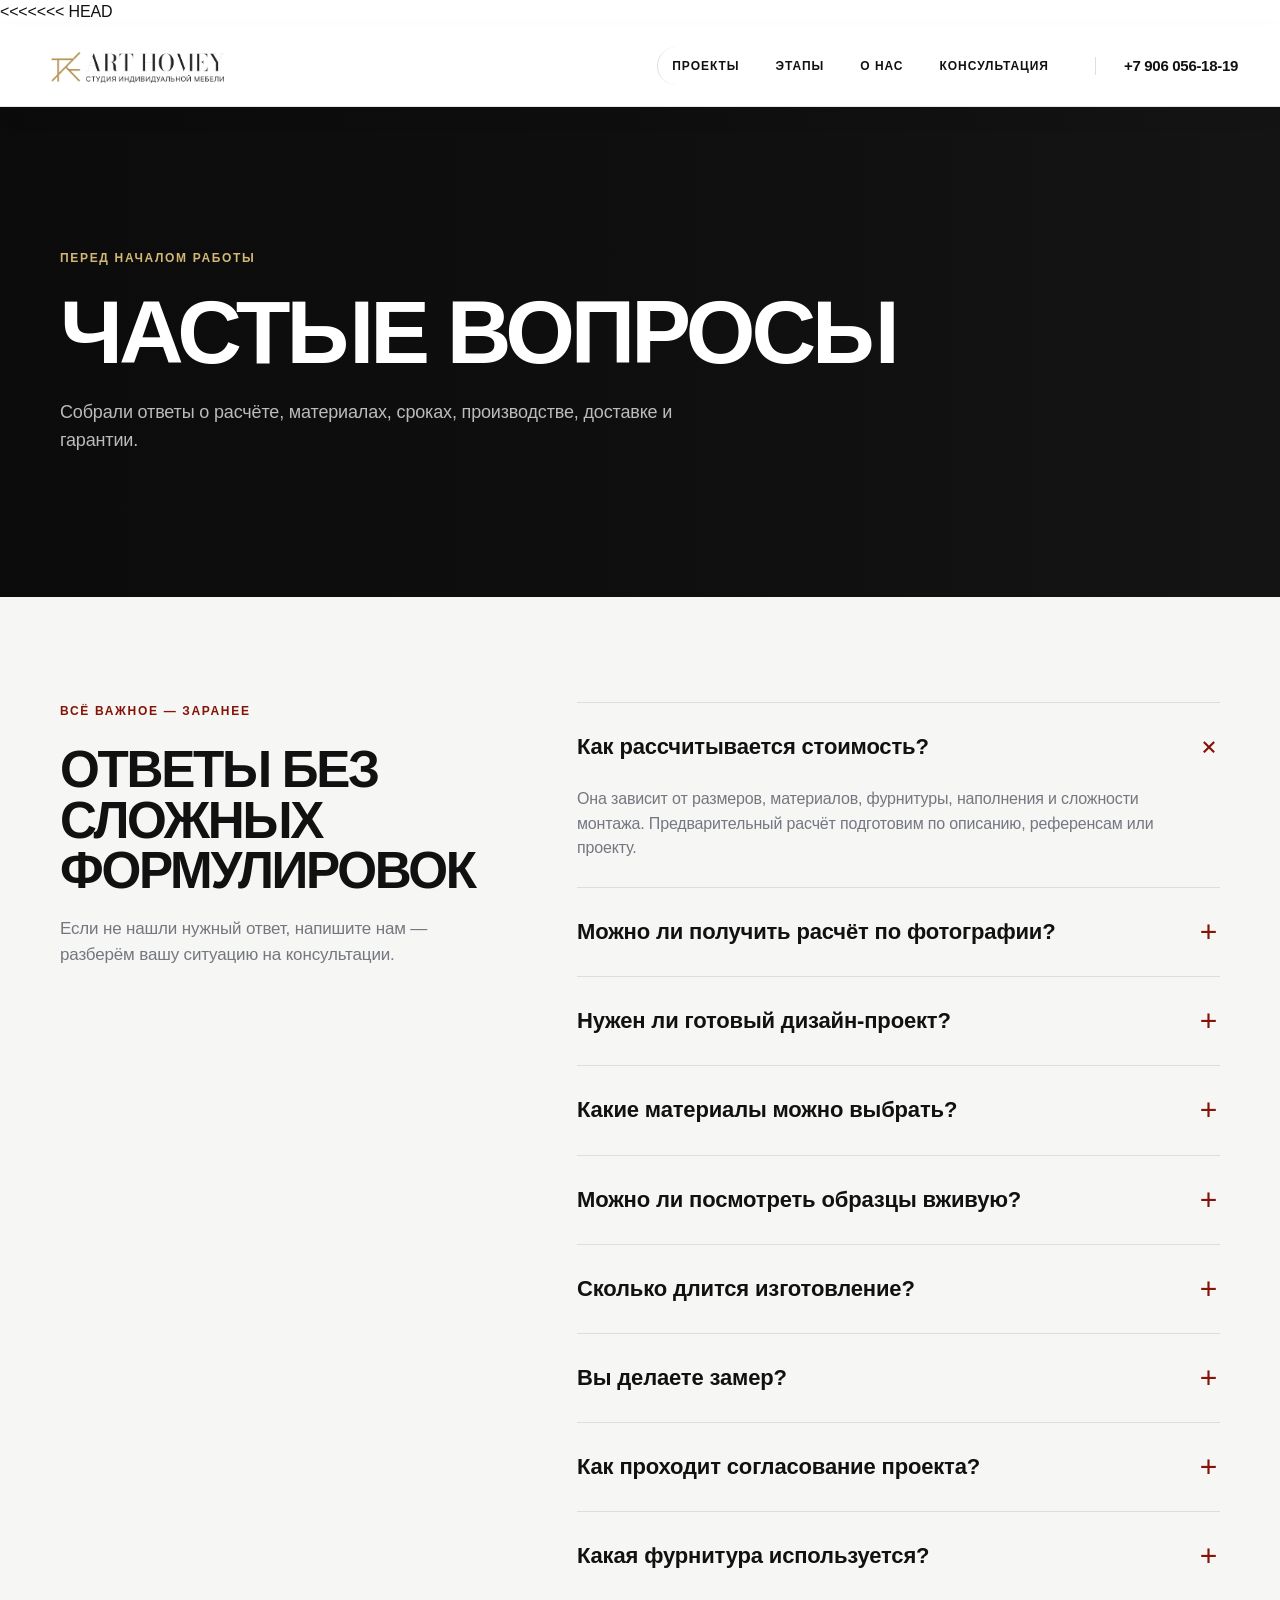
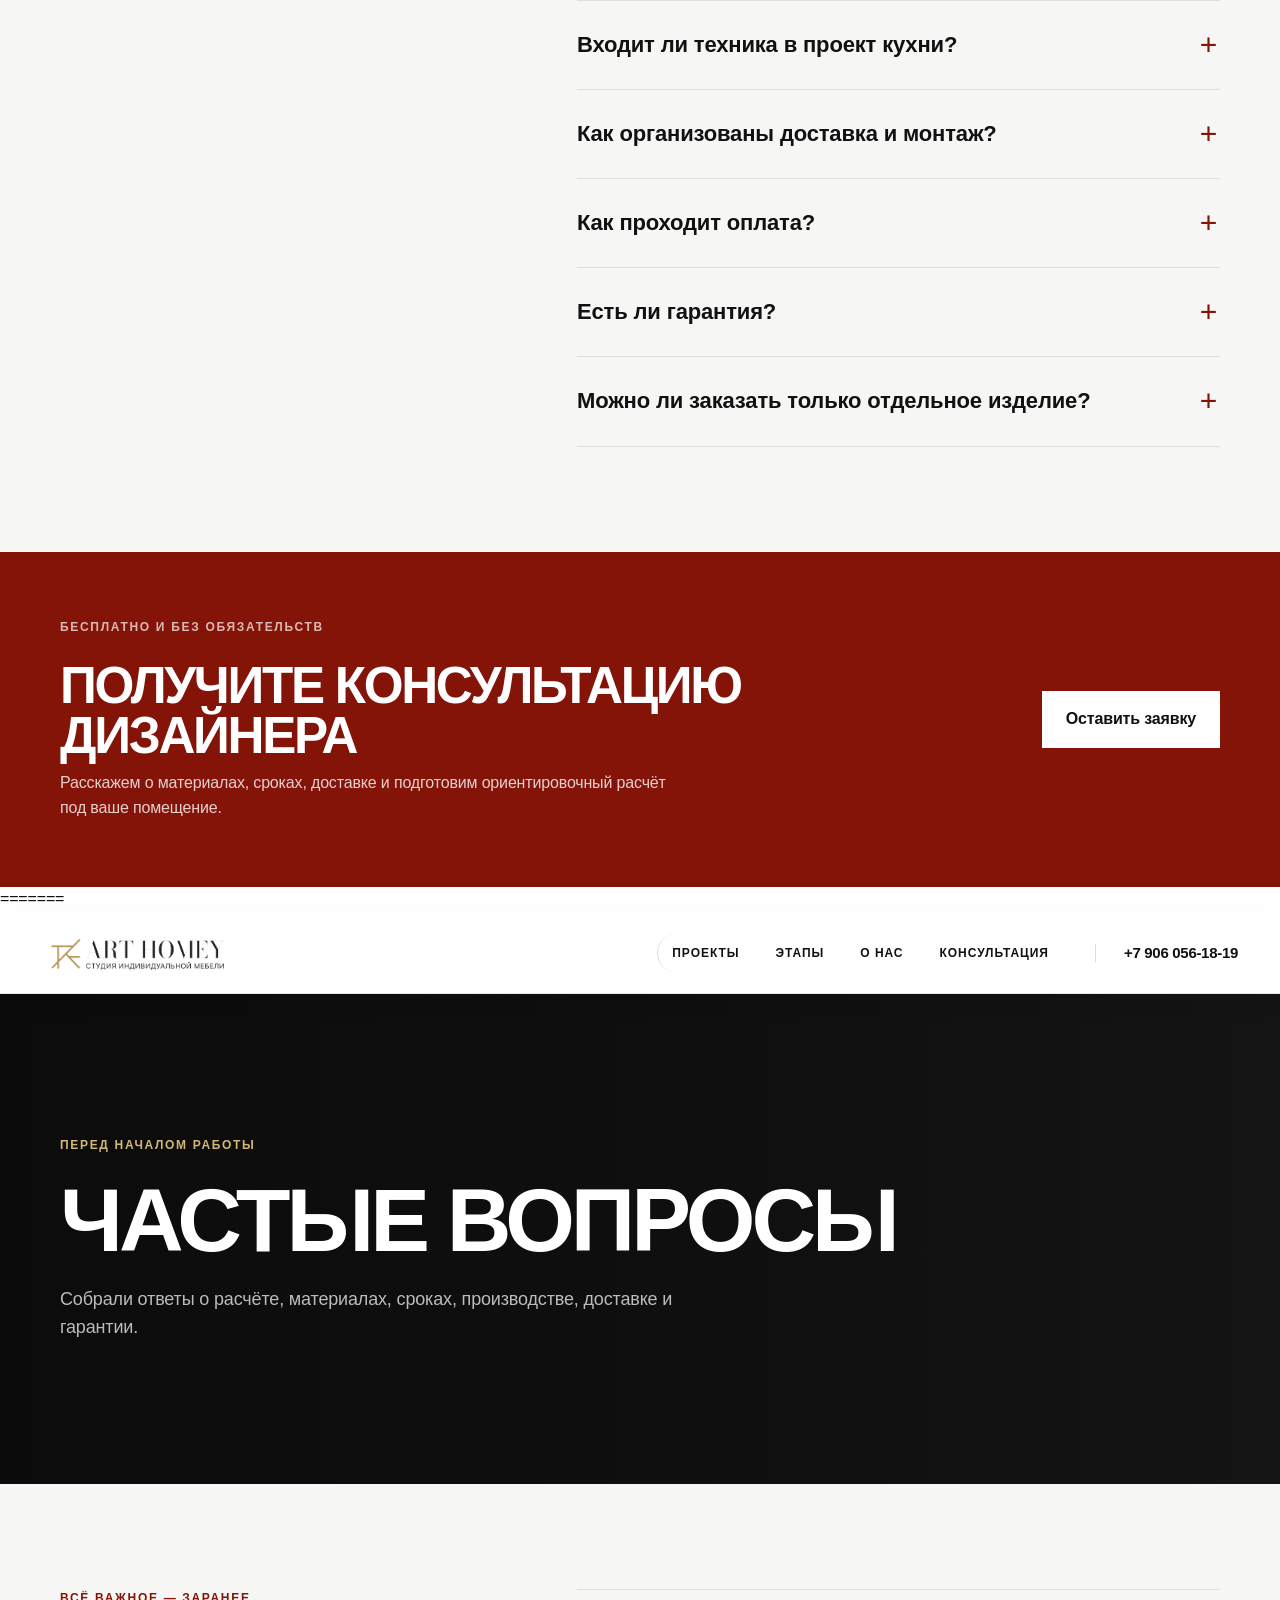
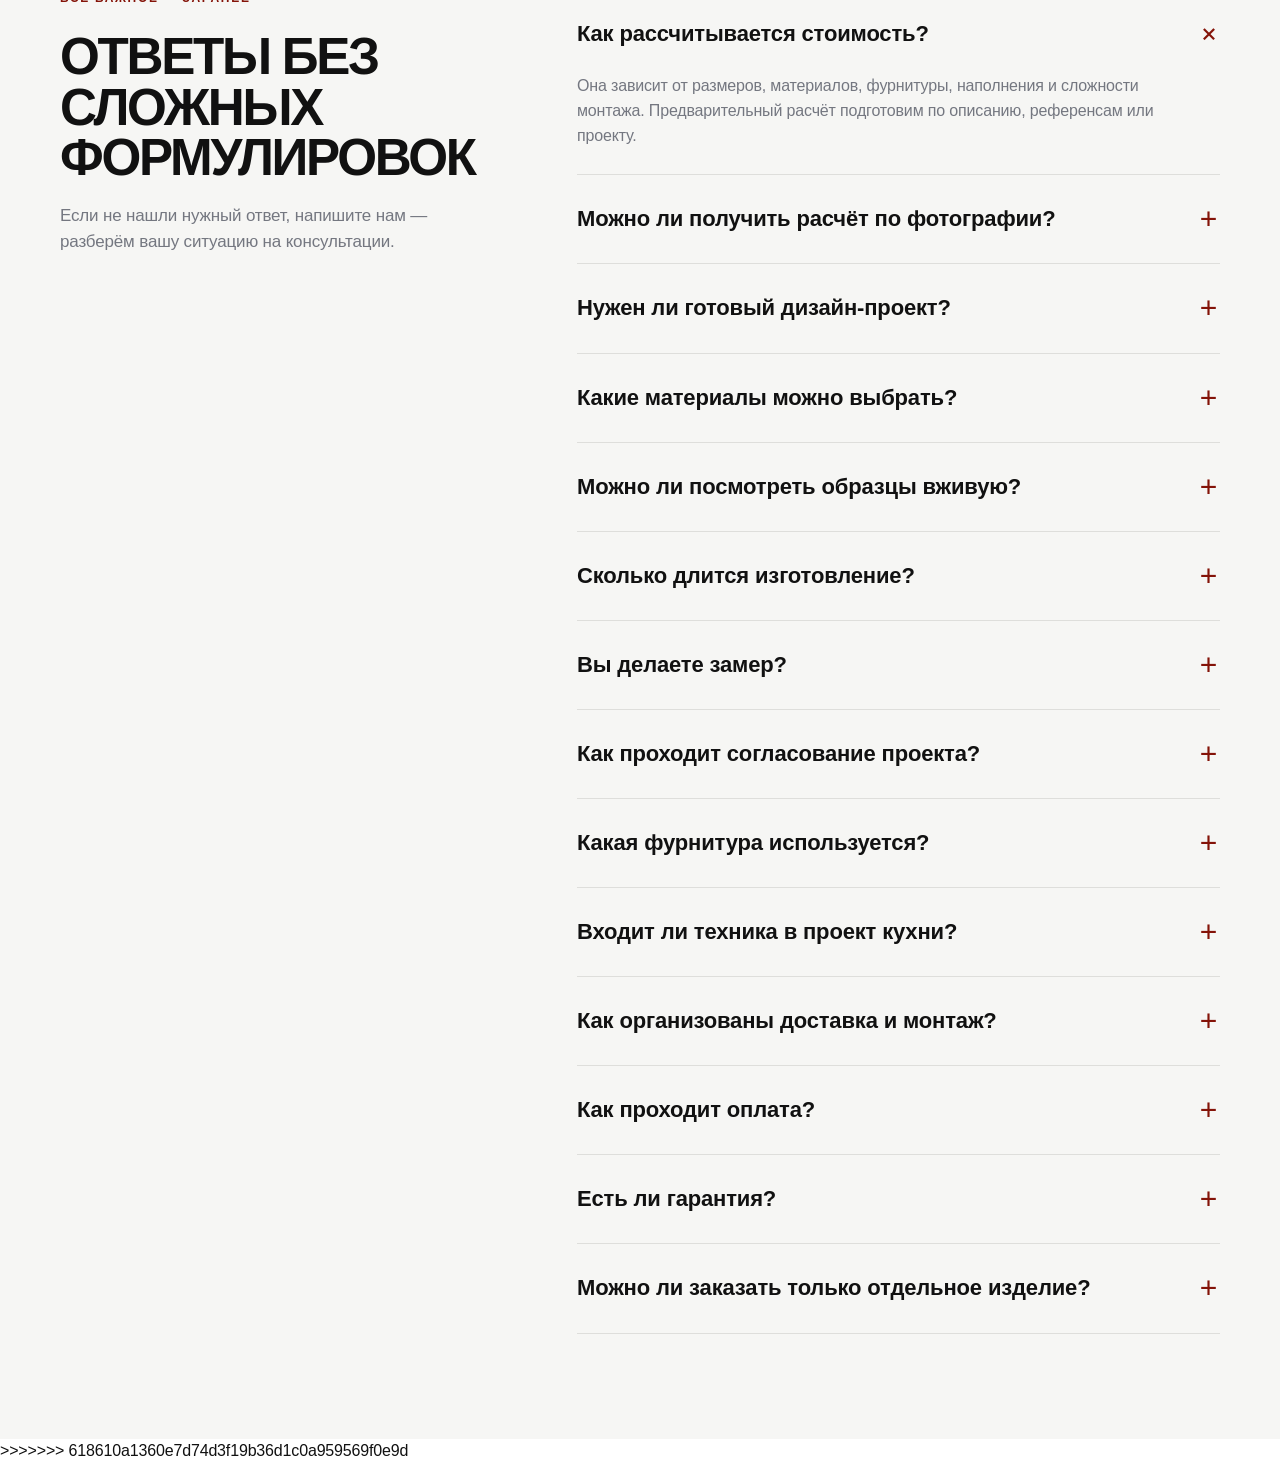
<file: faq.html>
<!doctype html>
<<<<<<< HEAD
<html lang="ru">

<head>
    <meta charset="utf-8">
    <meta name="viewport" content="width=device-width,initial-scale=1">
    <title>Частые вопросы — ART HOMEY</title>
    <meta name="description" content="Ответы на частые вопросы о мебели на заказ ART HOMEY.">
    <link rel="stylesheet" href="style.css">
</head>

<body class="projects-page">
    <header class="header">
        <div class="container header__inner"><a href="index.html" class="logo"><img src="images/logo.png"
                    alt="ART HOMEY — студия индивидуальной мебели"></a>
            <nav class="nav" id="nav"><a href="projects.html">Проекты</a><a href="process.html">Этапы</a><a
                    href="about.html">О нас</a><a href="index.html#order" class="nav__cta">Консультация</a></nav><a
                class="header__phone" href="tel:+79060561819">+7 906 056-18-19</a><button class="burger" id="burgerBtn"
                aria-label="Открыть меню"><span></span><span></span><span></span></button>
        </div>
    </header>
    <main>
        <section class="subhero subhero--process">
            <div class="container subhero__inner">
                <p class="eyebrow">Перед началом работы</p>
                <h1>Частые вопросы</h1>
                <p>Собрали ответы о расчёте, материалах, сроках, производстве, доставке и гарантии.</p>
            </div>
        </section>
        <section class="faq faq-page">
            <div class="container faq__inner">
                <div class="faq__intro">
                    <p class="eyebrow">Всё важное — заранее</p>
                    <h2>Ответы без сложных формулировок</h2>
                    <p class="section-lead">Если не нашли нужный ответ, напишите нам — разберём вашу ситуацию на
                        консультации.</p>
                </div>
                <div class="faq__list">
                    <details open>
                        <summary>Как рассчитывается стоимость?</summary>
                        <p>Она зависит от размеров, материалов, фурнитуры, наполнения и сложности монтажа.
                            Предварительный расчёт подготовим по описанию, референсам или проекту.</p>
                    </details>
                    <details>
                        <summary>Можно ли получить расчёт по фотографии?</summary>
                        <p>Да. Пришлите фото помещения, примерные размеры и пожелания — мы обозначим ориентир и
                            подскажем, какие данные нужны для точной сметы.</p>
                    </details>
                    <details>
                        <summary>Нужен ли готовый дизайн-проект?</summary>
                        <p>Нет. Мы поможем с компоновкой, материалами и наполнением. Также можем работать по готовому
                            проекту дизайнера.</p>
                    </details>
                    <details>
                        <summary>Какие материалы можно выбрать?</summary>
                        <p>МДФ в эмали, натуральный шпон, пластики HPL и Fenix, ЛДСП, стекло, металл, кварцевый
                            агломерат, керамика и другие варианты.</p>
                    </details>
                    <details>
                        <summary>Можно ли посмотреть образцы вживую?</summary>
                        <p>Да. Подберём встречу с образцами под ваш проект и сравним фактуру, цвет, устойчивость и
                            стоимость.</p>
                    </details>
                    <details>
                        <summary>Сколько длится изготовление?</summary>
                        <p>Обычно от двух до пяти недель после согласования проекта и запуска в производство. Точный
                            срок фиксируем в договоре.</p>
                    </details>
                    <details>
                        <summary>Вы делаете замер?</summary>
                        <p>Да, специалист выезжает на объект, снимает точные размеры, проверяет стены, коммуникации и
                            уточняет монтажные ограничения.</p>
                    </details>
                    <details>
                        <summary>Как проходит согласование проекта?</summary>
                        <p>Сначала обсуждаем задачу, затем готовим расчёт и компоновку. До запуска вы согласовываете
                            материалы, фурнитуру, внешний вид и стоимость.</p>
                    </details>
                    <details>
                        <summary>Какая фурнитура используется?</summary>
                        <p>Подбираем Blum, Hettich, Vauth-Sagel, Kesseböhmer, GTV и другие решения в зависимости от
                            нагрузки, бюджета и сценария использования.</p>
                    </details>
                    <details>
                        <summary>Входит ли техника в проект кухни?</summary>
                        <p>Технику можно учесть в проекте и проверить совместимость ниш. Покупка техники обсуждается
                            отдельно.</p>
                    </details>
                    <details>
                        <summary>Как организованы доставка и монтаж?</summary>
                        <p>Доставляем мебель, поднимаем на этаж и выполняем монтаж. После установки вместе проверяем
                            фасады, механизмы и геометрию.</p>
                    </details>
                    <details>
                        <summary>Как проходит оплата?</summary>
                        <p>Схему оплаты, состав заказа, сроки и гарантийные условия фиксируем в договоре до запуска
                            работ.</p>
                    </details>
                    <details>
                        <summary>Есть ли гарантия?</summary>
                        <p>Да. Гарантия на мебель, фурнитуру и монтажные работы действует на условиях, указанных в
                            договоре.</p>
                    </details>
                    <details>
                        <summary>Можно ли заказать только отдельное изделие?</summary>
                        <p>Да, мы берём в работу как комплексную меблировку, так и отдельные кухни, шкафы, гардеробные,
                            прихожие и мебель для ванной.</p>
                    </details>
                </div>
            </div>
        </section>
    </main>

</section>
<section class="consultation">
    <div class="container consultation__inner">
        <div>
            <p class="eyebrow">Бесплатно и без обязательств</p>
            <h2>Получите консультацию дизайнера</h2>
            <p>Расскажем о материалах, сроках, доставке и подготовим ориентировочный расчёт под ваше помещение.</p>
        </div><a class="btn-light" href="index.html#order">Оставить заявку</a>
    </div>
</section>
</main>


    <footer class="site-footer"></footer>
    <script src="app.js"></script>
</body>

</html>
=======
<html lang="ru"><head><meta charset="utf-8"><meta name="viewport" content="width=device-width,initial-scale=1"><title>Частые вопросы — ART HOMEY</title><meta name="description" content="Ответы на частые вопросы о мебели на заказ ART HOMEY."><link rel="stylesheet" href="style.css"></head>
<body class="projects-page"><header class="header"><div class="container header__inner"><a href="index.html" class="logo"><img src="images/logo.png" alt="ART HOMEY — студия индивидуальной мебели"></a><nav class="nav" id="nav"><a href="projects.html">Проекты</a><a href="process.html">Этапы</a><a href="about.html">О нас</a><a href="index.html#order" class="nav__cta">Консультация</a></nav><a class="header__phone" href="tel:+79060561819">+7 906 056-18-19</a><button class="burger" id="burgerBtn" aria-label="Открыть меню"><span></span><span></span><span></span></button></div></header>
<main><section class="subhero subhero--process"><div class="container subhero__inner"><p class="eyebrow">Перед началом работы</p><h1>Частые вопросы</h1><p>Собрали ответы о расчёте, материалах, сроках, производстве, доставке и гарантии.</p></div></section><section class="faq faq-page"><div class="container faq__inner"><div class="faq__intro"><p class="eyebrow">Всё важное — заранее</p><h2>Ответы без сложных формулировок</h2><p class="section-lead">Если не нашли нужный ответ, напишите нам — разберём вашу ситуацию на консультации.</p></div><div class="faq__list"><details open><summary>Как рассчитывается стоимость?</summary><p>Она зависит от размеров, материалов, фурнитуры, наполнения и сложности монтажа. Предварительный расчёт подготовим по описанию, референсам или проекту.</p></details><details><summary>Можно ли получить расчёт по фотографии?</summary><p>Да. Пришлите фото помещения, примерные размеры и пожелания — мы обозначим ориентир и подскажем, какие данные нужны для точной сметы.</p></details><details><summary>Нужен ли готовый дизайн-проект?</summary><p>Нет. Мы поможем с компоновкой, материалами и наполнением. Также можем работать по готовому проекту дизайнера.</p></details><details><summary>Какие материалы можно выбрать?</summary><p>МДФ в эмали, натуральный шпон, пластики HPL и Fenix, ЛДСП, стекло, металл, кварцевый агломерат, керамика и другие варианты.</p></details><details><summary>Можно ли посмотреть образцы вживую?</summary><p>Да. Подберём встречу с образцами под ваш проект и сравним фактуру, цвет, устойчивость и стоимость.</p></details><details><summary>Сколько длится изготовление?</summary><p>Обычно от двух до пяти недель после согласования проекта и запуска в производство. Точный срок фиксируем в договоре.</p></details><details><summary>Вы делаете замер?</summary><p>Да, специалист выезжает на объект, снимает точные размеры, проверяет стены, коммуникации и уточняет монтажные ограничения.</p></details><details><summary>Как проходит согласование проекта?</summary><p>Сначала обсуждаем задачу, затем готовим расчёт и компоновку. До запуска вы согласовываете материалы, фурнитуру, внешний вид и стоимость.</p></details><details><summary>Какая фурнитура используется?</summary><p>Подбираем Blum, Hettich, Vauth-Sagel, Kesseböhmer, GTV и другие решения в зависимости от нагрузки, бюджета и сценария использования.</p></details><details><summary>Входит ли техника в проект кухни?</summary><p>Технику можно учесть в проекте и проверить совместимость ниш. Покупка техники обсуждается отдельно.</p></details><details><summary>Как организованы доставка и монтаж?</summary><p>Доставляем мебель, поднимаем на этаж и выполняем монтаж. После установки вместе проверяем фасады, механизмы и геометрию.</p></details><details><summary>Как проходит оплата?</summary><p>Схему оплаты, состав заказа, сроки и гарантийные условия фиксируем в договоре до запуска работ.</p></details><details><summary>Есть ли гарантия?</summary><p>Да. Гарантия на мебель, фурнитуру и монтажные работы действует на условиях, указанных в договоре.</p></details><details><summary>Можно ли заказать только отдельное изделие?</summary><p>Да, мы берём в работу как комплексную меблировку, так и отдельные кухни, шкафы, гардеробные, прихожие и мебель для ванной.</p></details></div></div></section></main><footer class="site-footer"></footer><script src="app.js"></script></body></html>
>>>>>>> 618610a1360e7d74d3f19b36d1c0a959569f0e9d
</file>
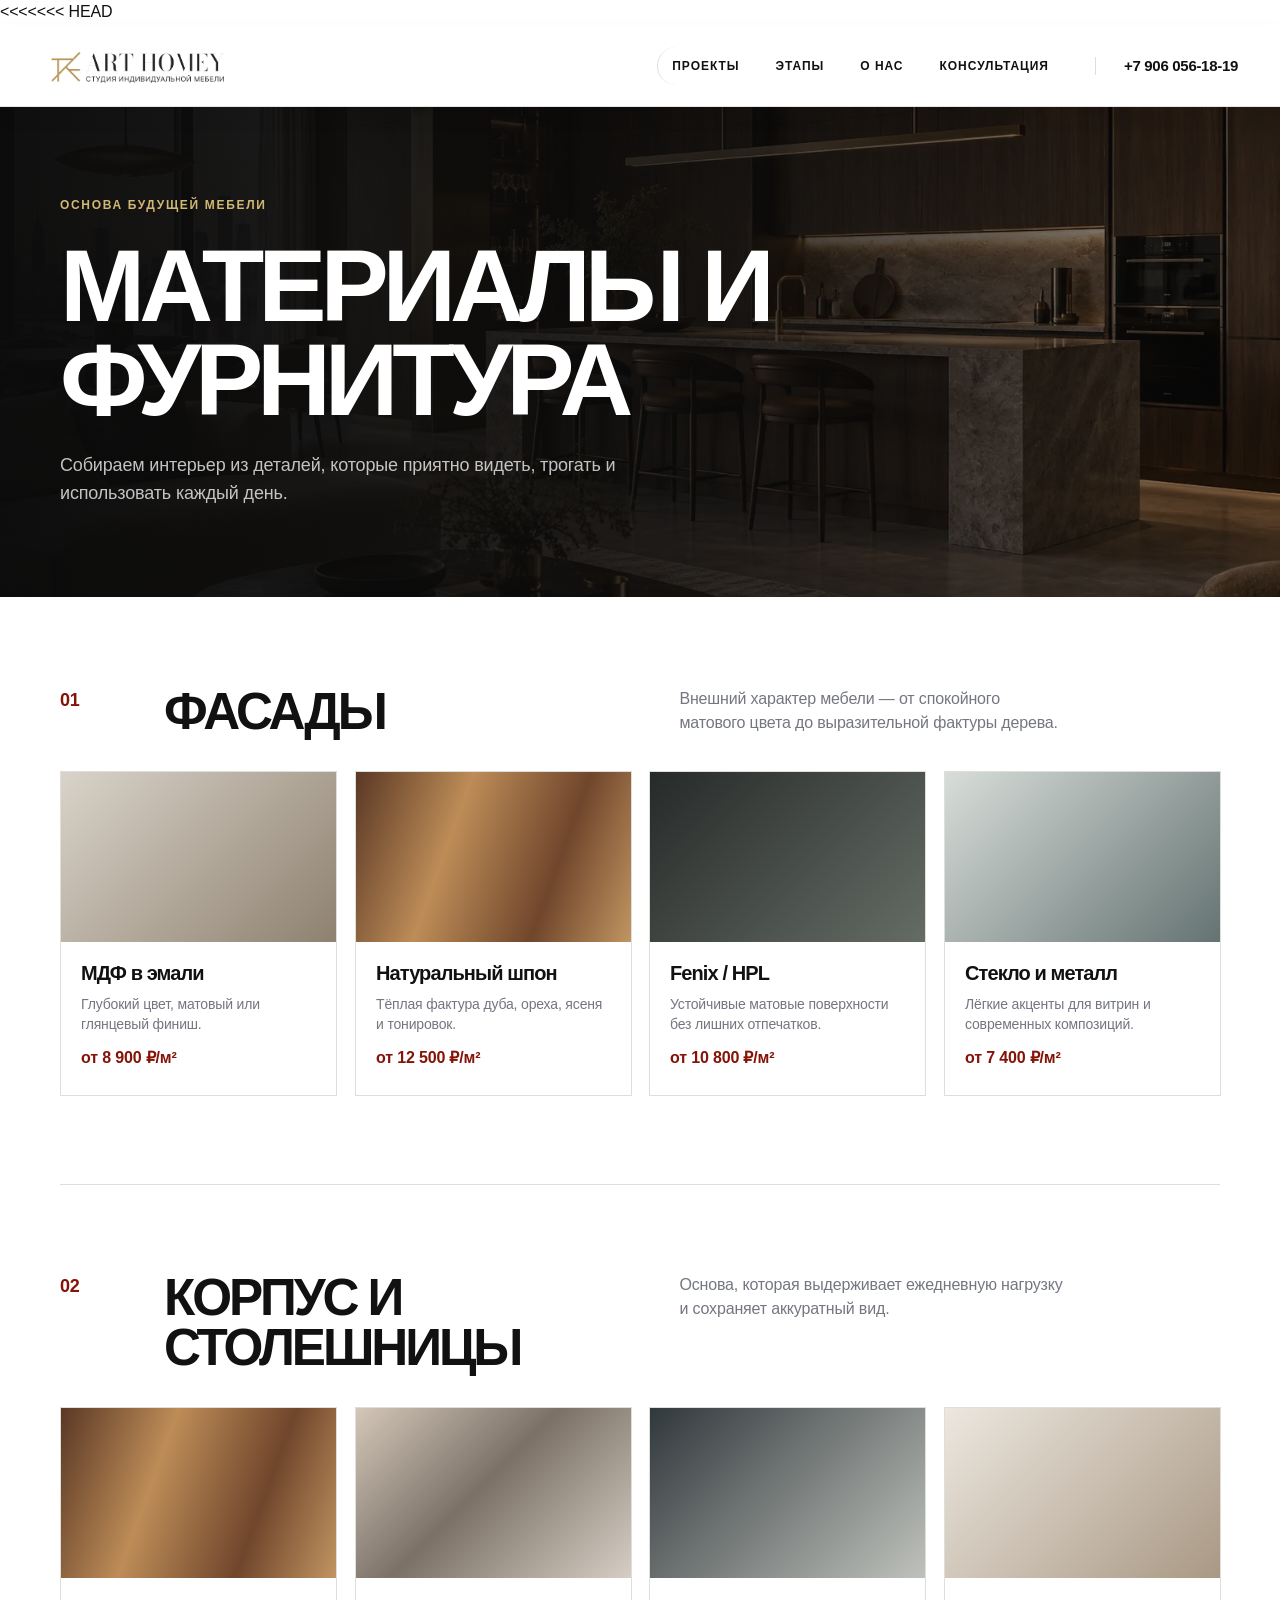
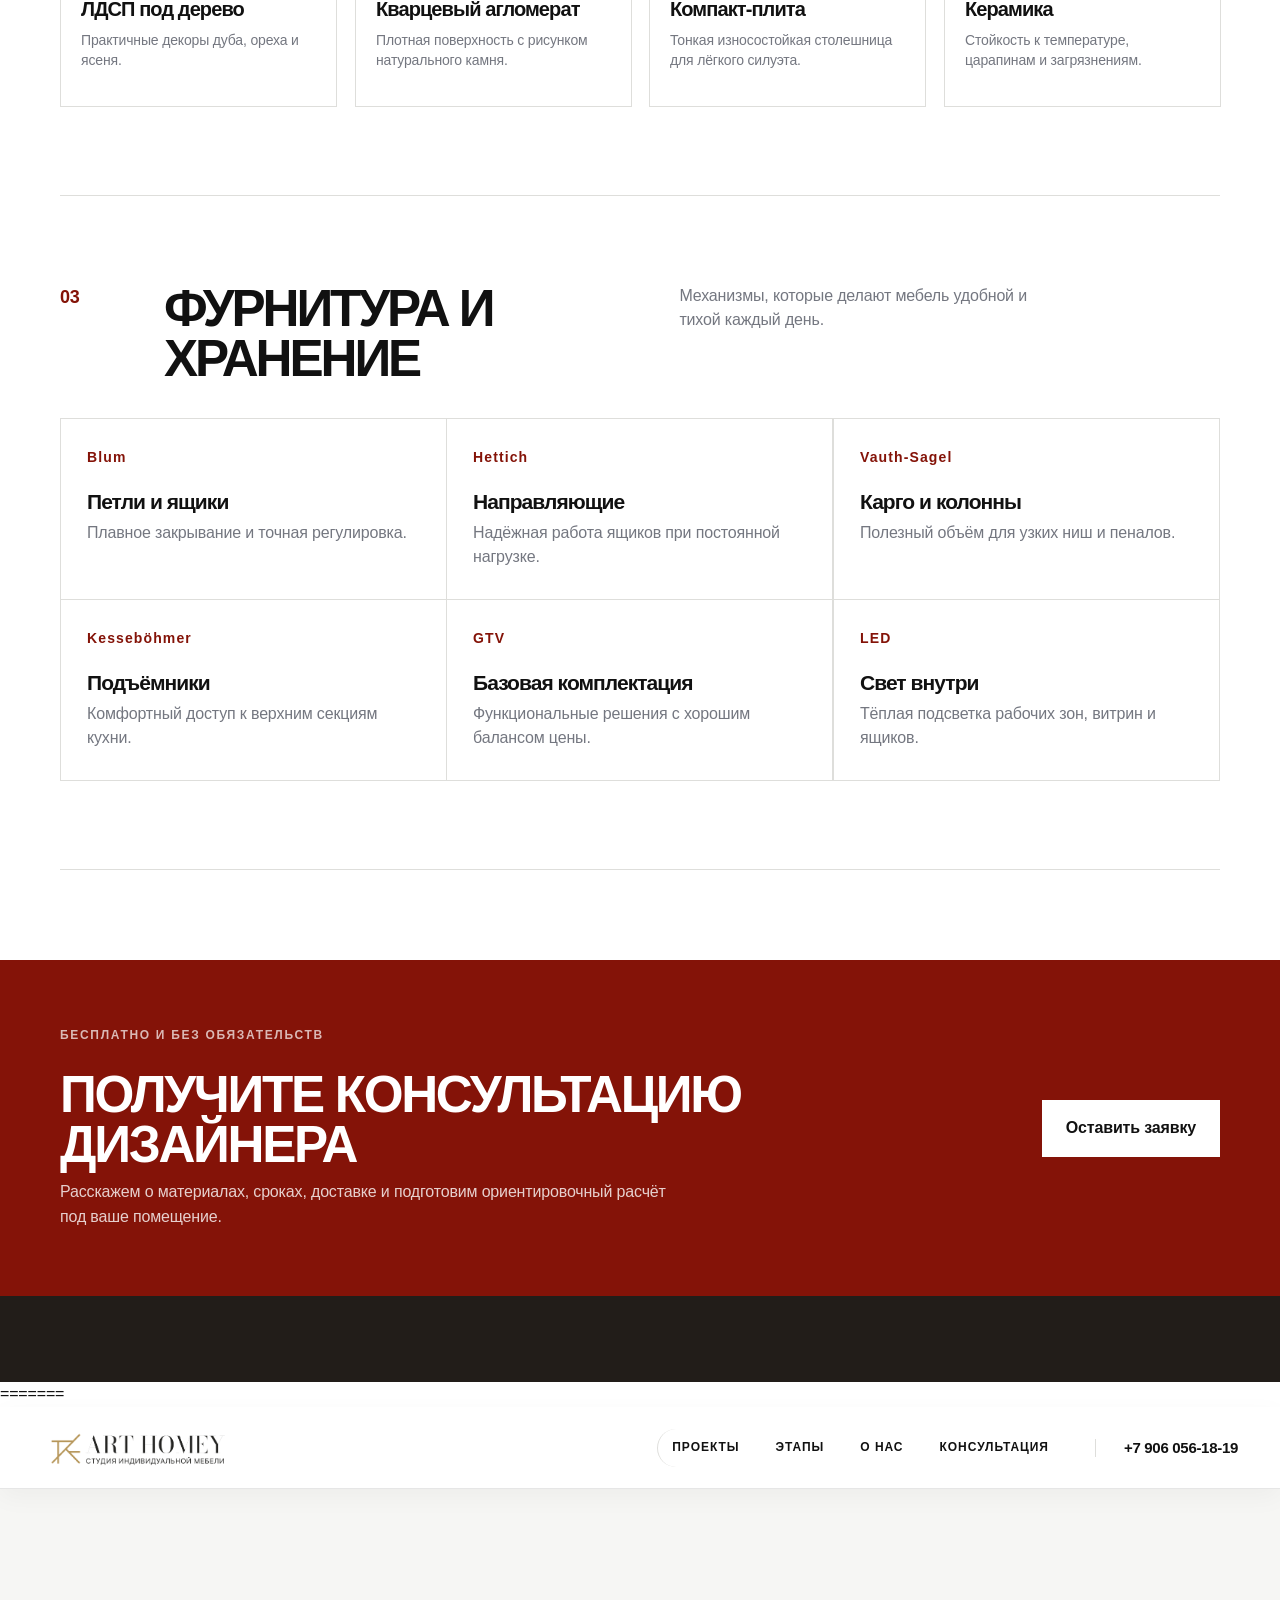
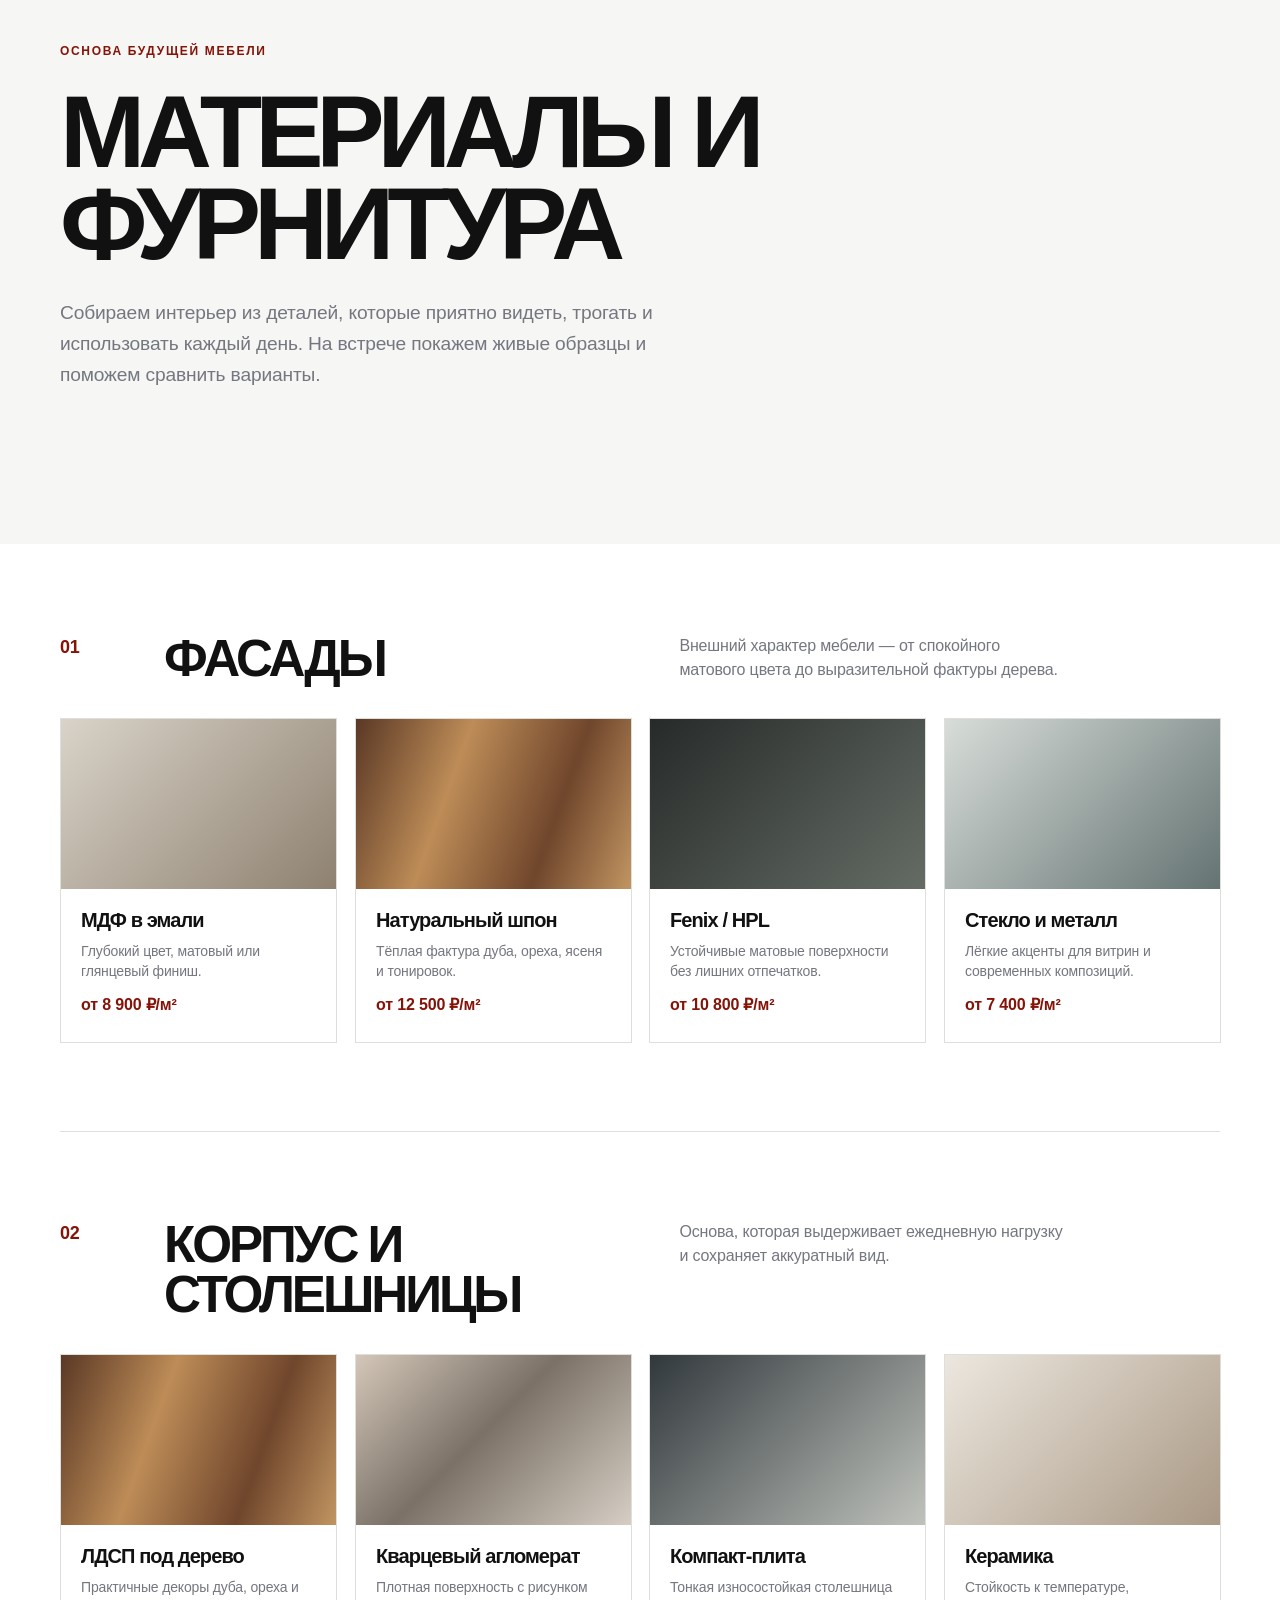
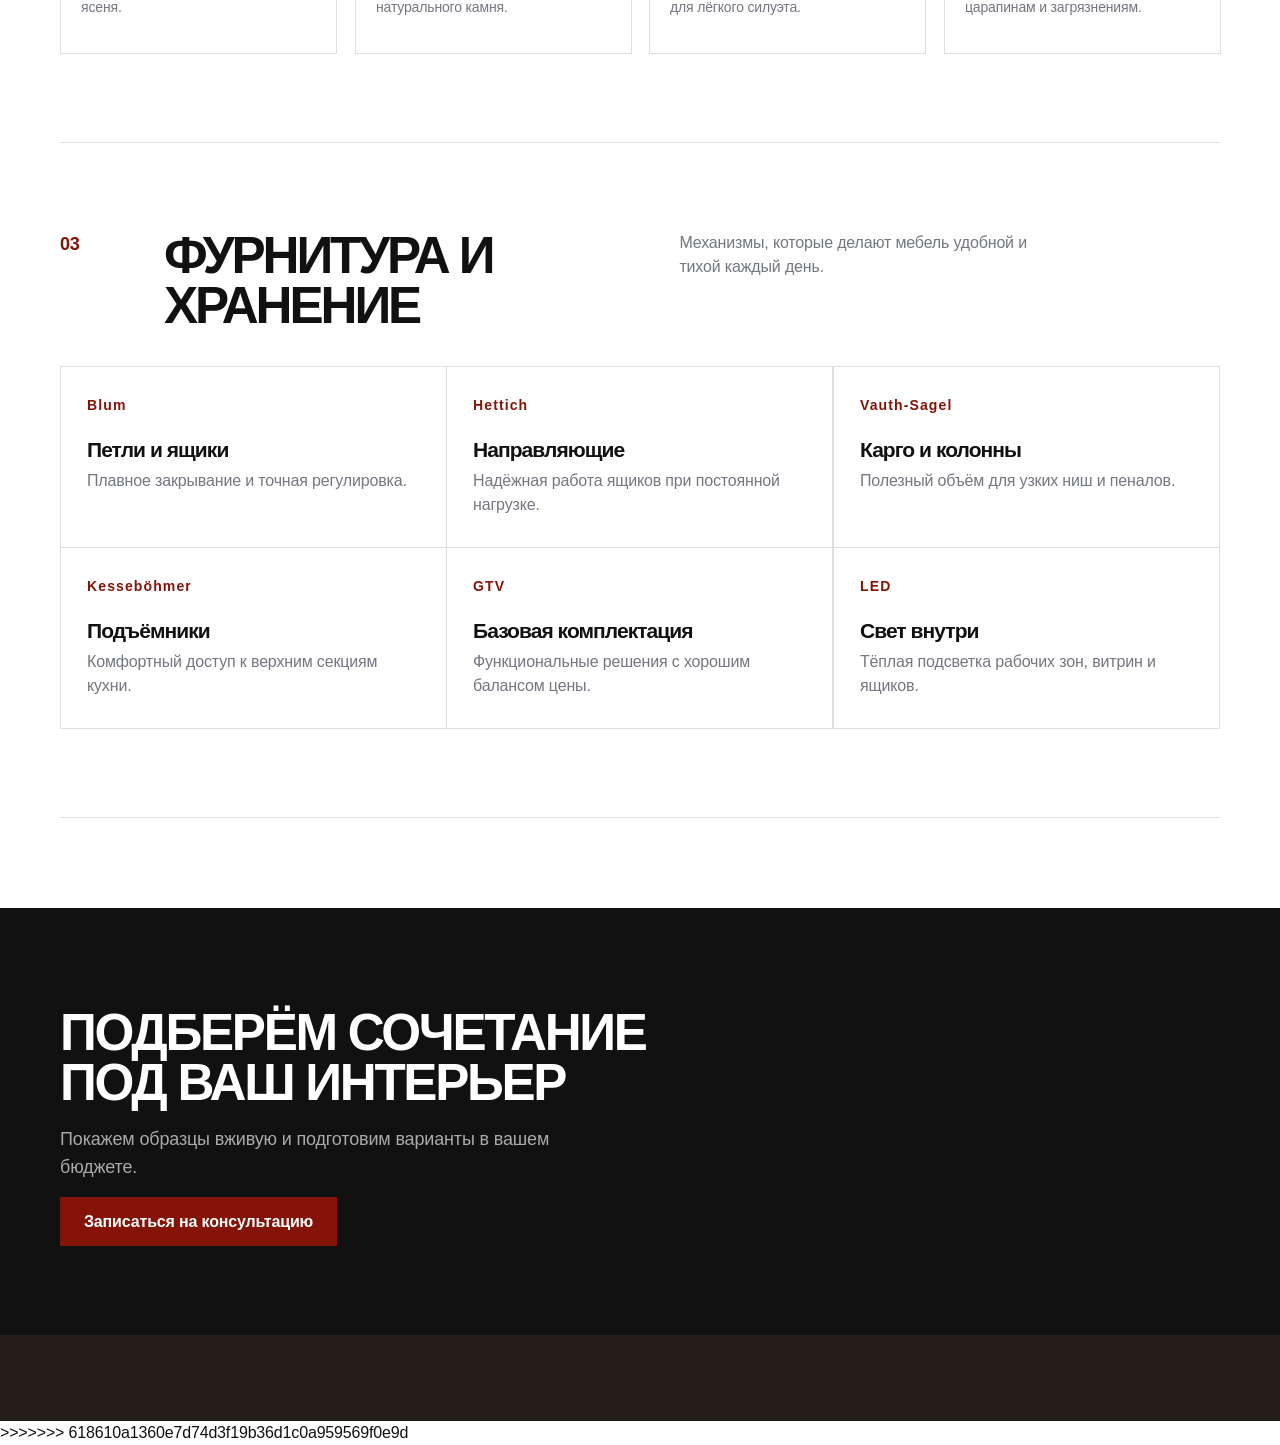
<file: materials.html>
<!doctype html>
<<<<<<< HEAD
<html lang="ru">

<head>
    <meta charset="utf-8">
    <meta name="viewport" content="width=device-width,initial-scale=1">
    <title>Материалы и фурнитура — ART HOMEY</title>
    <meta name="description"
        content="Большой выбор фасадов, корпусов, столешниц, ручек и мебельной фурнитуры ART HOMEY.">

    <link rel="stylesheet" href="style.css">
    <link rel="stylesheet" href="catalog.css">
    <link rel="stylesheet" href="materials-extra.css">
</head>

<body class="catalog-page projects-page">

    <header class="header">
        <div class="container header__inner">
            <a href="index.html" class="logo">
                <img src="images/logo.png" alt="ART HOMEY — студия индивидуальной мебели">
            </a>

            <nav class="nav" id="nav">
                <a href="projects.html">Проекты</a>
                <a href="process.html">Этапы</a>
                <a href="about.html">О нас</a>
                <a href="index.html#order" class="nav__cta">Консультация</a>
            </nav>

            <a class="header__phone" href="tel:+79060561819">
                +7 906 056-18-19
            </a>

            <button class="burger" id="burgerBtn" aria-label="Открыть меню">
                <span></span>
                <span></span>
                <span></span>
            </button>
        </div>
    </header>

    <main class="materials-page">

        <section class="subhero subhero--materials">
            <div class="container subhero__inner">
                <p class="eyebrow">Основа будущей мебели</p>
        
                <h1>Материалы и фурнитура</h1>
        
                <p>
                    Собираем интерьер из деталей, которые приятно видеть,
                    трогать и использовать каждый день.
                </p>
            </div>
        </section>

        <section class="materials-catalog">
            <div class="container">

                <div class="materials-group">
                    <div class="materials-group__head">
                        <span>01</span>
                        <h2>Фасады</h2>
                        <p>
                            Внешний характер мебели — от спокойного матового
                            цвета до выразительной фактуры дерева.
                        </p>
                    </div>

                    <div class="materials-options">
                        <article>
                            <div class="swatch swatch--paint"></div>
                            <h3>МДФ в эмали</h3>
                            <p>Глубокий цвет, матовый или глянцевый финиш.</p>
                            <span>от 8 900 ₽/м²</span>
                        </article>

                        <article>
                            <div class="swatch swatch--wood"></div>
                            <h3>Натуральный шпон</h3>
                            <p>
                                Тёплая фактура дуба, ореха, ясеня и тонировок.
                            </p>
                            <span>от 12 500 ₽/м²</span>
                        </article>

                        <article>
                            <div class="swatch swatch--fenix"></div>
                            <h3>Fenix / HPL</h3>
                            <p>
                                Устойчивые матовые поверхности без лишних
                                отпечатков.
                            </p>
                            <span>от 10 800 ₽/м²</span>
                        </article>

                        <article>
                            <div class="swatch swatch--glass"></div>
                            <h3>Стекло и металл</h3>
                            <p>
                                Лёгкие акценты для витрин и современных
                                композиций.
                            </p>
                            <span>от 7 400 ₽/м²</span>
                        </article>
                    </div>
                </div>

                <div class="materials-group">
                    <div class="materials-group__head">
                        <span>02</span>
                        <h2>Корпус и столешницы</h2>
                        <p>
                            Основа, которая выдерживает ежедневную нагрузку
                            и сохраняет аккуратный вид.
                        </p>
                    </div>

                    <div class="materials-options">
                        <article>
                            <div class="swatch swatch--oak"></div>
                            <h3>ЛДСП под дерево</h3>
                            <p>Практичные декоры дуба, ореха и ясеня.</p>
                        </article>

                        <article>
                            <div class="swatch swatch--stone"></div>
                            <h3>Кварцевый агломерат</h3>
                            <p>
                                Плотная поверхность с рисунком натурального
                                камня.
                            </p>
                        </article>

                        <article>
                            <div class="swatch swatch--compact"></div>
                            <h3>Компакт-плита</h3>
                            <p>
                                Тонкая износостойкая столешница для лёгкого
                                силуэта.
                            </p>
                        </article>

                        <article>
                            <div class="swatch swatch--ceramic"></div>
                            <h3>Керамика</h3>
                            <p>
                                Стойкость к температуре, царапинам и
                                загрязнениям.
                            </p>
                        </article>
                    </div>
                </div>

                <div class="materials-group">
                    <div class="materials-group__head">
                        <span>03</span>
                        <h2>Фурнитура и хранение</h2>
                        <p>
                            Механизмы, которые делают мебель удобной и тихой
                            каждый день.
                        </p>
                    </div>

                    <div class="hardware-grid">
                        <article>
                            <b>Blum</b>
                            <h3>Петли и ящики</h3>
                            <p>Плавное закрывание и точная регулировка.</p>
                        </article>

                        <article>
                            <b>Hettich</b>
                            <h3>Направляющие</h3>
                            <p>
                                Надёжная работа ящиков при постоянной нагрузке.
                            </p>
                        </article>

                        <article>
                            <b>Vauth-Sagel</b>
                            <h3>Карго и колонны</h3>
                            <p>
                                Полезный объём для узких ниш и пеналов.
                            </p>
                        </article>

                        <article>
                            <b>Kesseböhmer</b>
                            <h3>Подъёмники</h3>
                            <p>
                                Комфортный доступ к верхним секциям кухни.
                            </p>
                        </article>

                        <article>
                            <b>GTV</b>
                            <h3>Базовая комплектация</h3>
                            <p>
                                Функциональные решения с хорошим балансом цены.
                            </p>
                        </article>

                        <article>
                            <b>LED</b>
                            <h3>Свет внутри</h3>
                            <p>
                                Тёплая подсветка рабочих зон, витрин и ящиков.
                            </p>
                        </article>
                    </div>
                </div>

            </div>
        </section>

    </main>

    <section class="consultation">
        <div class="container consultation__inner">
            <div>
                <p class="eyebrow">Бесплатно и без обязательств</p>

                <h2>Получите консультацию дизайнера</h2>

                <p>
                    Расскажем о материалах, сроках, доставке и подготовим
                    ориентировочный расчёт под ваше помещение.
                </p>
            </div>

            <a class="btn-light" href="index.html#order">
                Оставить заявку
            </a>
        </div>
    </section>

    <footer class="site-footer"></footer>

    <script src="app.js"></script>

</body>

</html>
=======
<html lang="ru"><head><meta charset="utf-8"><meta name="viewport" content="width=device-width,initial-scale=1"><title>Материалы и фурнитура — ART HOMEY</title><meta name="description" content="Большой выбор фасадов, корпусов, столешниц, ручек и мебельной фурнитуры ART HOMEY."><link rel="stylesheet" href="style.css"><link rel="stylesheet" href="catalog.css"></head>
<body class="catalog-page projects-page"><header class="header"><div class="container header__inner"><a href="index.html" class="logo"><img src="images/logo.png" alt="ART HOMEY — студия индивидуальной мебели"></a><nav class="nav" id="nav"><a href="projects.html">Проекты</a><a href="process.html">Этапы</a><a href="about.html">О нас</a><a href="index.html#order" class="nav__cta">Консультация</a></nav><a class="header__phone" href="tel:+79060561819">+7 906 056-18-19</a><button class="burger" id="burgerBtn" aria-label="Открыть меню"><span></span><span></span><span></span></button></div></header>
<main class="materials-page"><section class="materials-intro"><div class="container"><p class="eyebrow">Основа будущей мебели</p><h1>Материалы и<br>фурнитура</h1><p class="materials-intro__lead">Собираем интерьер из деталей, которые приятно видеть, трогать и использовать каждый день. На встрече покажем живые образцы и поможем сравнить варианты.</p></div></section>
<section class="materials-catalog"><div class="container"><div class="materials-group"><div class="materials-group__head"><span>01</span><h2>Фасады</h2><p>Внешний характер мебели — от спокойного матового цвета до выразительной фактуры дерева.</p></div><div class="materials-options"><article><div class="swatch swatch--paint"></div><h3>МДФ в эмали</h3><p>Глубокий цвет, матовый или глянцевый финиш.</p><span>от 8 900 ₽/м²</span></article><article><div class="swatch swatch--wood"></div><h3>Натуральный шпон</h3><p>Тёплая фактура дуба, ореха, ясеня и тонировок.</p><span>от 12 500 ₽/м²</span></article><article><div class="swatch swatch--fenix"></div><h3>Fenix / HPL</h3><p>Устойчивые матовые поверхности без лишних отпечатков.</p><span>от 10 800 ₽/м²</span></article><article><div class="swatch swatch--glass"></div><h3>Стекло и металл</h3><p>Лёгкие акценты для витрин и современных композиций.</p><span>от 7 400 ₽/м²</span></article></div></div>
<div class="materials-group"><div class="materials-group__head"><span>02</span><h2>Корпус и столешницы</h2><p>Основа, которая выдерживает ежедневную нагрузку и сохраняет аккуратный вид.</p></div><div class="materials-options"><article><div class="swatch swatch--oak"></div><h3>ЛДСП под дерево</h3><p>Практичные декоры дуба, ореха и ясеня.</p></article><article><div class="swatch swatch--stone"></div><h3>Кварцевый агломерат</h3><p>Плотная поверхность с рисунком натурального камня.</p></article><article><div class="swatch swatch--compact"></div><h3>Компакт-плита</h3><p>Тонкая износостойкая столешница для лёгкого силуэта.</p></article><article><div class="swatch swatch--ceramic"></div><h3>Керамика</h3><p>Стойкость к температуре, царапинам и загрязнениям.</p></article></div></div>
<div class="materials-group"><div class="materials-group__head"><span>03</span><h2>Фурнитура и хранение</h2><p>Механизмы, которые делают мебель удобной и тихой каждый день.</p></div><div class="hardware-grid"><article><b>Blum</b><h3>Петли и ящики</h3><p>Плавное закрывание и точная регулировка.</p></article><article><b>Hettich</b><h3>Направляющие</h3><p>Надёжная работа ящиков при постоянной нагрузке.</p></article><article><b>Vauth-Sagel</b><h3>Карго и колонны</h3><p>Полезный объём для узких ниш и пеналов.</p></article><article><b>Kesseböhmer</b><h3>Подъёмники</h3><p>Комфортный доступ к верхним секциям кухни.</p></article><article><b>GTV</b><h3>Базовая комплектация</h3><p>Функциональные решения с хорошим балансом цены.</p></article><article><b>LED</b><h3>Свет внутри</h3><p>Тёплая подсветка рабочих зон, витрин и ящиков.</p></article></div></div></div></section>
<section class="materials-cta"><div class="container"><h2>Подберём сочетание под ваш интерьер</h2><p>Покажем образцы вживую и подготовим варианты в вашем бюджете.</p><a class="btn-light" href="index.html#order">Записаться на консультацию</a></div></section></main><footer class="site-footer"></footer><script src="app.js"></script></body></html>
>>>>>>> 618610a1360e7d74d3f19b36d1c0a959569f0e9d
</file>
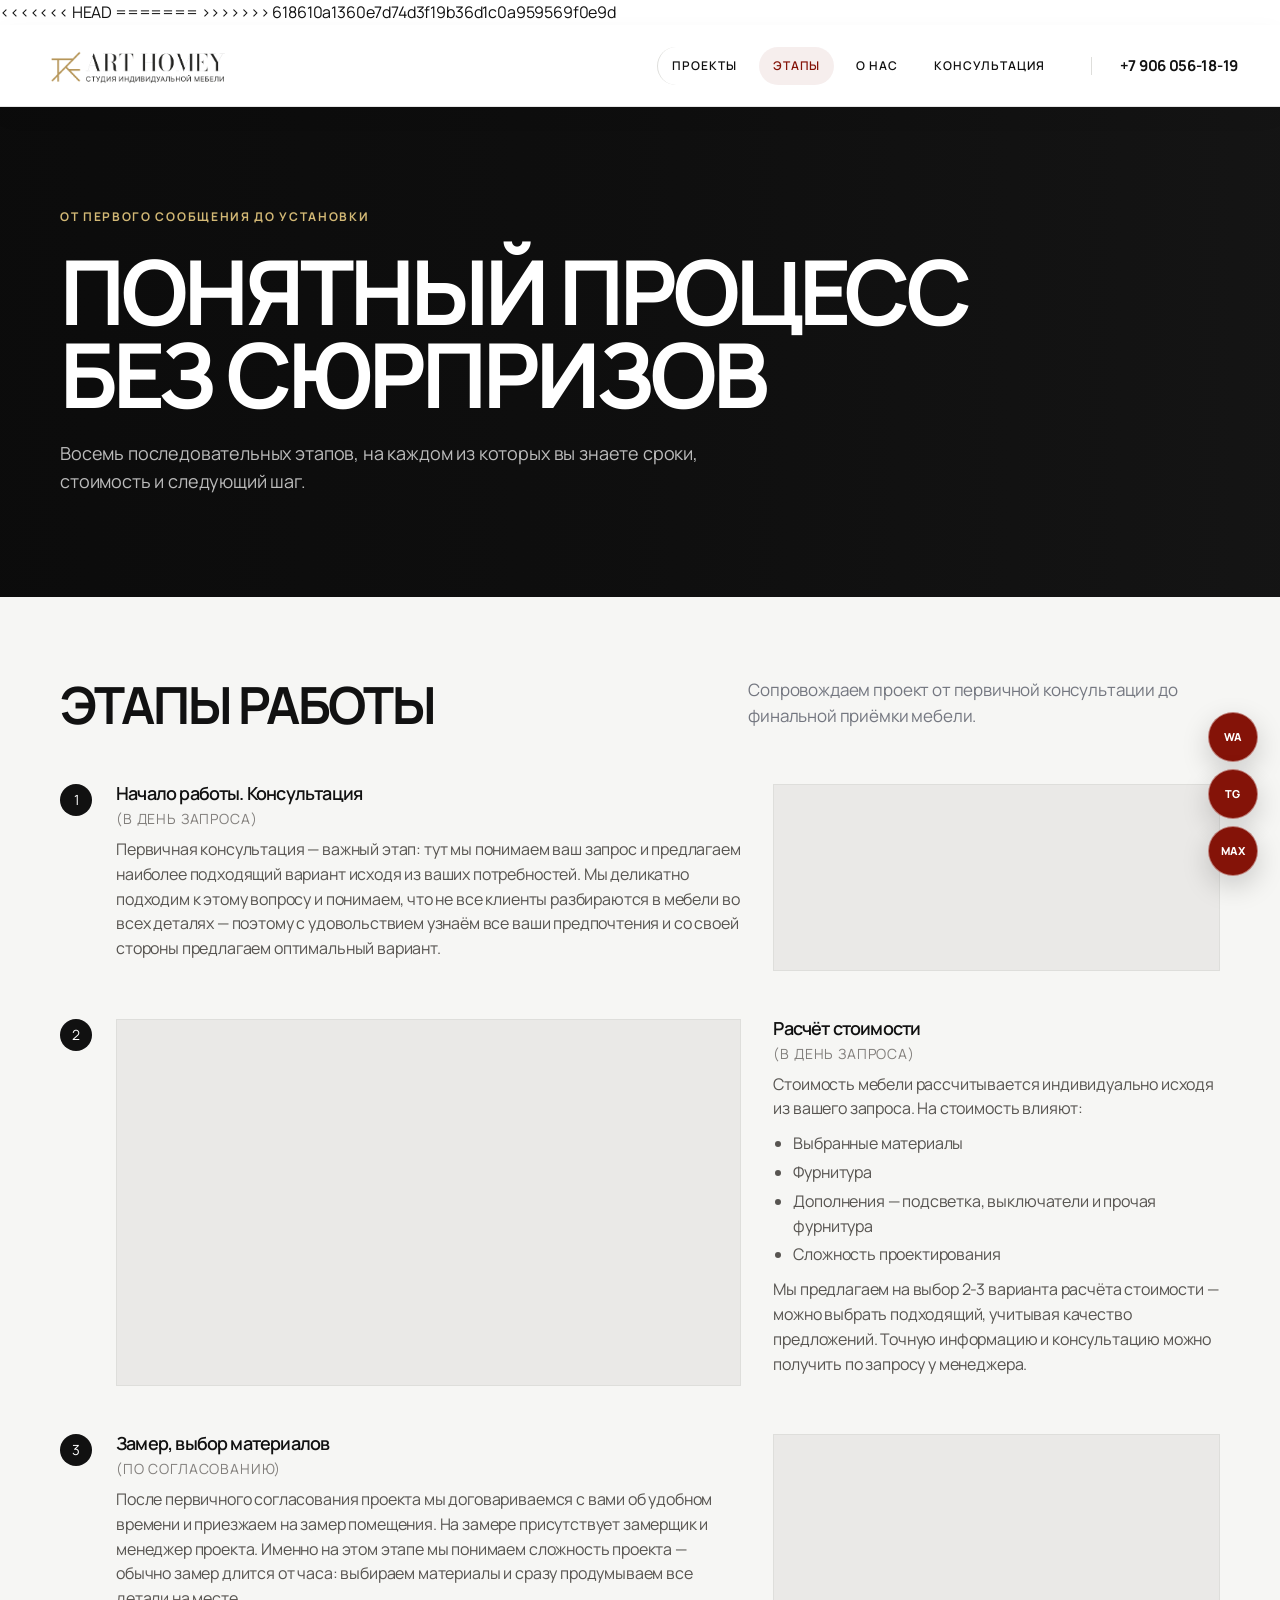
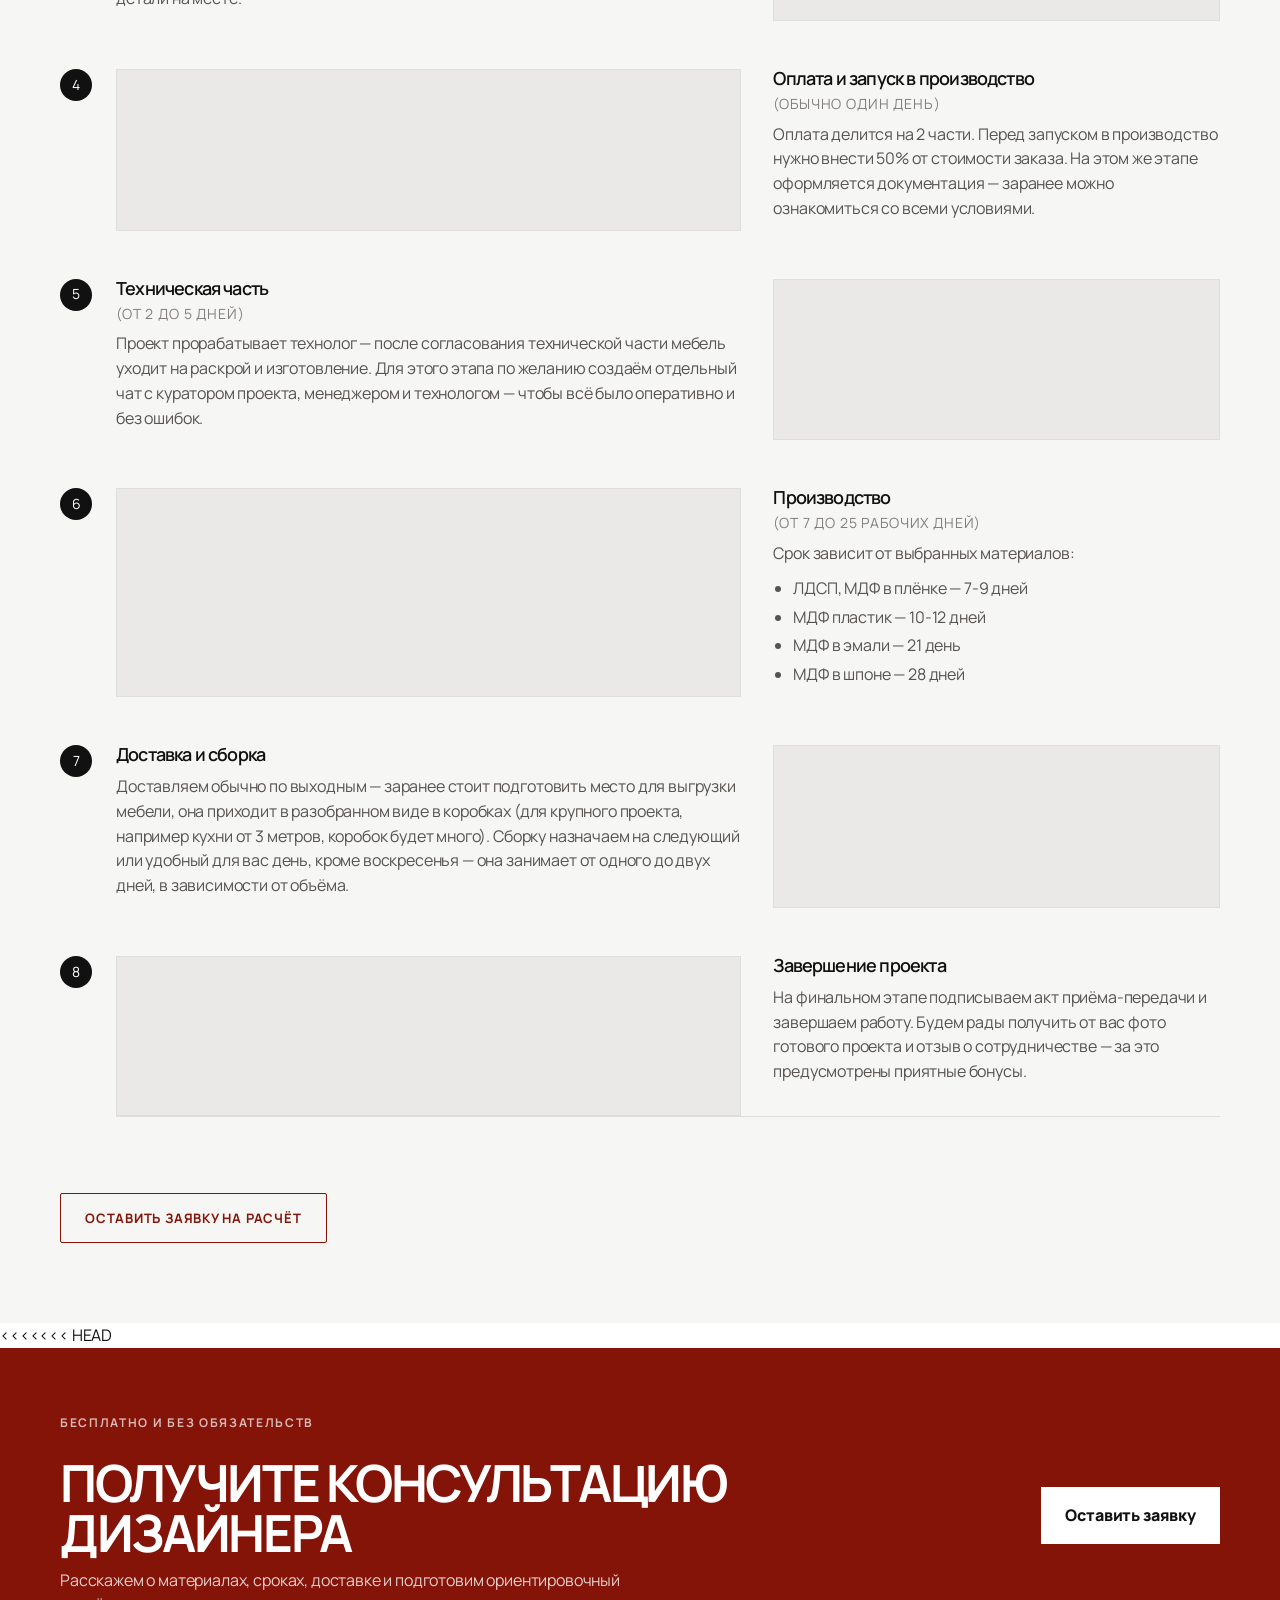
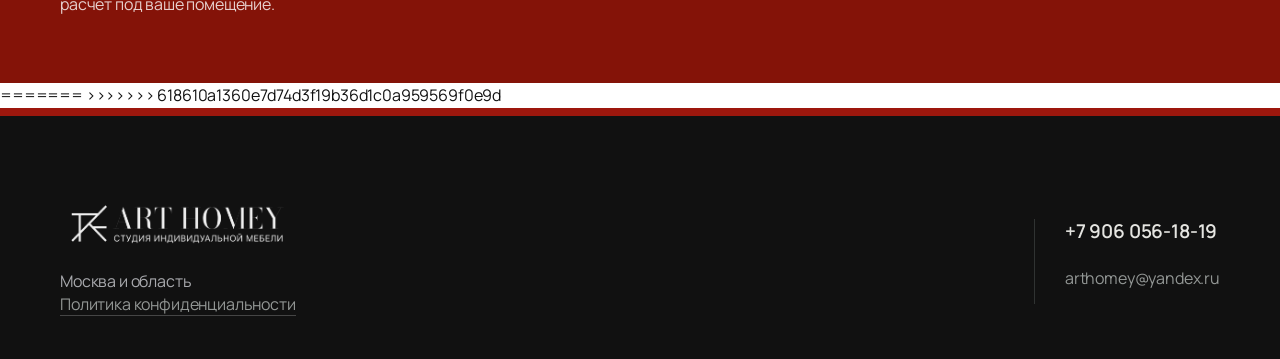
<file: process.html>
<!DOCTYPE html>
<html lang="ru">

<head>
    <meta charset="UTF-8">
    <meta name="viewport" content="width=device-width, initial-scale=1.0">
    <title>Этапы работы — ART HOMEY</title>
    <meta name="description" content="Этапы заказа мебели ART HOMEY: расчёт, замер, производство, доставка и сборка.">
<<<<<<< HEAD
    <link rel="canonical" href="/process.html">
    <meta property="og:title" content="ART HOMEY — мебель на заказ">
    <meta property="og:description"
        content="Проектирование и изготовление корпусной мебели по индивидуальным размерам в Москве и области.">
    <meta property="og:image" content="/images/hero-interior.png">
=======
    <link rel="canonical" href="/index.html">
    <meta property="og:title" content="ART HOMEY — мебель на заказ">
    <meta property="og:description"
        content="Проектирование и изготовление корпусной мебели по индивидуальным размерам в Москве и области.">
    <meta property="og:image" content="/images/og-cover.jpg">
>>>>>>> 618610a1360e7d74d3f19b36d1c0a959569f0e9d
    <meta property="og:type" content="website">
    <meta property="og:url" content="/index.html">
    <link rel="icon" type="image/svg+xml" href="data:image/svg+xml,%3Csvg xmlns='http://www.w3.org/2000/svg' viewBox='0 0 64 64'%3E%3Crect width='64' height='64' rx='14' fill='%23181715'/%3E%3Cpath d='M18 47 30 16h5l12 31h-7l-3-8H27l-3 8Zm11-14h6l-3-9Z' fill='%23d7af65'/%3E%3C/svg%3E">
    <link rel="preconnect" href="https://fonts.googleapis.com">
    <link
        href="https://fonts.googleapis.com/css2?family=Manrope:wght@400;500;600;700;800&family=Prata&display=swap"
        rel="stylesheet">
    <link rel="stylesheet" href="style.css">
</head>

<body class="projects-page">

    <header class="header">
        <div class="container header__inner">
            <a href="index.html" class="logo">
                <img src="images/logo.png" alt="ART HOMEY — студия индивидуальной мебели">
            </a>

            <nav class="nav" id="nav">
                <a href="projects.html">Проекты</a>
                <a href="process.html" aria-current="page">Этапы</a>
                <a href="about.html">О нас</a>
                <a href="index.html#order" class="nav__cta">Консультация</a>
            </nav>

            <a href="tel:+79060561819" class="header__phone">+7 906 056-18-19</a>

            <button class="burger" id="burgerBtn" aria-label="Открыть меню">
                <span></span>
                <span></span>
                <span></span>
            </button>
        </div>
    </header>

    <main>
    <section class="subhero subhero--process">
        <div class="container subhero__inner">
            <p class="eyebrow">От первого сообщения до установки</p>
            <h1>Понятный процесс без сюрпризов</h1>
            <p>Восемь последовательных этапов, на каждом из которых вы знаете сроки, стоимость и следующий шаг.</p>
        </div>
    </section>

    <section class="timeline">
        <div class="container">
            <div class="section-heading">
                <h2>Этапы работы</h2>
                <p class="section-lead">Сопровождаем проект от первичной консультации до финальной приёмки мебели.</p>
            </div>

            <ol class="timeline__list">
                <li class="timeline__item">
                    <span class="timeline__num">1</span>
                    <div class="timeline__row">
                        <div class="timeline__content">
                            <h3>Начало работы. Консультация <span>(в день запроса)</span></h3>
                            <p>
                                Первичная консультация — важный этап: тут мы понимаем ваш запрос и предлагаем
                                наиболее подходящий вариант исходя из ваших потребностей. Мы деликатно подходим
                                к этому вопросу и понимаем, что не все клиенты разбираются в мебели во всех
                                деталях — поэтому с удовольствием узнаём все ваши предпочтения и со своей
                                стороны предлагаем оптимальный вариант.
                            </p>
                        </div>
                        <div class="timeline__photo">Фото этапа 1</div>
                    </div>
                </li>

                <li class="timeline__item">
                    <span class="timeline__num">2</span>
                    <div class="timeline__row">
                        <div class="timeline__content">
                            <h3>Расчёт стоимости <span>(в день запроса)</span></h3>
                            <p>Стоимость мебели рассчитывается индивидуально исходя из вашего запроса. На стоимость влияют:</p>
                            <ul>
                                <li>Выбранные материалы</li>
                                <li>Фурнитура</li>
                                <li>Дополнения — подсветка, выключатели и прочая фурнитура</li>
                                <li>Сложность проектирования</li>
                            </ul>
                            <p>
                                Мы предлагаем на выбор 2-3 варианта расчёта стоимости — можно выбрать подходящий,
                                учитывая качество предложений. Точную информацию и консультацию можно получить
                                по запросу у менеджера.
                            </p>
                        </div>
                        <div class="timeline__photo">Фото этапа 2</div>
                    </div>
                </li>

                <li class="timeline__item">
                    <span class="timeline__num">3</span>
                    <div class="timeline__row">
                        <div class="timeline__content">
                            <h3>Замер, выбор материалов <span>(по согласованию)</span></h3>
                            <p>
                                После первичного согласования проекта мы договариваемся с вами об удобном времени
                                и приезжаем на замер помещения. На замере присутствует замерщик и менеджер проекта.
                                Именно на этом этапе мы понимаем сложность проекта — обычно замер длится от часа:
                                выбираем материалы и сразу продумываем все детали на месте.
                            </p>
                        </div>
                        <div class="timeline__photo">Фото этапа 3</div>
                    </div>
                </li>

                <li class="timeline__item">
                    <span class="timeline__num">4</span>
                    <div class="timeline__row">
                        <div class="timeline__content">
                            <h3>Оплата и запуск в производство <span>(обычно один день)</span></h3>
                            <p>
                                Оплата делится на 2 части. Перед запуском в производство нужно внести 50% от
                                стоимости заказа. На этом же этапе оформляется документация — заранее можно
                                ознакомиться со всеми условиями.
                            </p>
                        </div>
                        <div class="timeline__photo">Фото этапа 4</div>
                    </div>
                </li>

                <li class="timeline__item">
                    <span class="timeline__num">5</span>
                    <div class="timeline__row">
                        <div class="timeline__content">
                            <h3>Техническая часть <span>(от 2 до 5 дней)</span></h3>
                            <p>
                                Проект прорабатывает технолог — после согласования технической части мебель уходит
                                на раскрой и изготовление. Для этого этапа по желанию создаём отдельный чат с
                                куратором проекта, менеджером и технологом — чтобы всё было оперативно и без ошибок.
                            </p>
                        </div>
                        <div class="timeline__photo">Фото этапа 5</div>
                    </div>
                </li>

                <li class="timeline__item">
                    <span class="timeline__num">6</span>
                    <div class="timeline__row">
                        <div class="timeline__content">
                            <h3>Производство <span>(от 7 до 25 рабочих дней)</span></h3>
                            <p>Срок зависит от выбранных материалов:</p>
                            <ul>
                                <li>ЛДСП, МДФ в плёнке — 7-9 дней</li>
                                <li>МДФ пластик — 10-12 дней</li>
                                <li>МДФ в эмали — 21 день</li>
                                <li>МДФ в шпоне — 28 дней</li>
                            </ul>
                        </div>
                        <div class="timeline__photo">Фото этапа 6</div>
                    </div>
                </li>

                <li class="timeline__item">
                    <span class="timeline__num">7</span>
                    <div class="timeline__row">
                        <div class="timeline__content">
                            <h3>Доставка и сборка</h3>
                            <p>
                                Доставляем обычно по выходным — заранее стоит подготовить место для выгрузки
                                мебели, она приходит в разобранном виде в коробках (для крупного проекта, например
                                кухни от 3 метров, коробок будет много). Сборку назначаем на следующий или удобный
                                для вас день, кроме воскресенья — она занимает от одного до двух дней, в зависимости
                                от объёма.
                            </p>
                        </div>
                        <div class="timeline__photo">Фото этапа 7</div>
                    </div>
                </li>

                <li class="timeline__item">
                    <span class="timeline__num">8</span>
                    <div class="timeline__row">
                        <div class="timeline__content">
                            <h3>Завершение проекта</h3>
                            <p>
                                На финальном этапе подписываем акт приёма-передачи и завершаем работу. Будем рады
                                получить от вас фото готового проекта и отзыв о сотрудничестве — за это предусмотрены
                                приятные бонусы.
                            </p>
                        </div>
                        <div class="timeline__photo">Фото этапа 8</div>
                    </div>
                </li>
            </ol>

            <a href="index.html#order" class="btn-outline">Оставить заявку на расчёт</a>
        </div>
    </section>
    </main>

<<<<<<< HEAD
<section class="consultation">
    <div class="container consultation__inner">
        <div>
            <p class="eyebrow">Бесплатно и без обязательств</p>
            <h2>Получите консультацию дизайнера</h2>
            <p>Расскажем о материалах, сроках, доставке и подготовим ориентировочный расчёт под ваше помещение.</p>
        </div>
        <a class="btn-light" href="index.html#order">Оставить заявку</a>
    </div>
</section>

=======
>>>>>>> 618610a1360e7d74d3f19b36d1c0a959569f0e9d
    <footer class="footer">
        <div class="container footer__inner">
            <div>
                <a href="index.html" class="logo">
                    <img src="images/logo.png" alt="ART HOMEY — студия индивидуальной мебели">
                </a>
                <p>Москва и область</p>
                <a class="footer__legal-link" href="privacy.html">Политика конфиденциальности</a>
            </div>

            <div class="footer__contacts">
                <a href="tel:+79060561819">+7 906 056-18-19</a>
                <a href="mailto:arthomey@yandex.ru">arthomey@yandex.ru</a>
            </div>
        </div>
    </footer>

    <nav class="mobile-actions" aria-label="Быстрые действия">
        <a href="tel:+79060561819">Позвонить</a>
        <a href="index.html#quiz" class="mobile-actions__primary">Рассчитать</a>
        <div class="mobile-actions__messengers" aria-label="Мессенджеры">
            <a href="https://wa.me/79060561819" target="_blank" rel="noopener noreferrer" aria-label="WhatsApp">WA</a>
            <a href="https://t.me/arthomey" target="_blank" rel="noopener noreferrer">TG</a>
            <a href="https://max.ru/u/f9LHodD0cOIM9zp4Ho-Bn4nSWSp5nrVu4DwpDjRow3obhmcMdmAD5RWX0Aw" target="_blank" rel="noopener noreferrer">MAX</a>
        </div>
    </nav>

    <div class="desktop-messengers" aria-label="Написать в мессенджер">
        <a href="https://wa.me/79060561819" target="_blank" rel="noopener noreferrer">WA</a>
        <a href="https://t.me/arthomey" target="_blank" rel="noopener noreferrer">TG</a>
        <a href="https://max.ru/u/f9LHodD0cOIM9zp4Ho-Bn4nSWSp5nrVu4DwpDjRow3obhmcMdmAD5RWX0Aw" target="_blank" rel="noopener noreferrer">MAX</a>
    </div>

    <a href="https://wa.me/79060561819" class="float-btn" target="_blank" rel="noopener noreferrer" aria-label="Написать в WhatsApp">
        <svg width="26" height="26" viewBox="0 0 24 24" fill="currentColor">
            <path
                d="M12 2C6.5 2 2 6.5 2 12c0 1.8.5 3.5 1.3 5L2 22l5.2-1.3c1.5.8 3.1 1.3 4.8 1.3 5.5 0 10-4.5 10-10S17.5 2 12 2zm0 18c-1.5 0-3-.4-4.3-1.2l-.3-.2-3.2.8.8-3.1-.2-.3C4 14.7 3.6 13.4 3.6 12c0-4.6 3.8-8.4 8.4-8.4s8.4 3.8 8.4 8.4-3.8 8.4-8.4 8.4zm4.6-6.3c-.3-.1-1.5-.7-1.7-.8-.2-.1-.4-.1-.6.1-.2.3-.7.8-.8 1-.2.2-.3.2-.5.1-.3-.1-1.2-.4-2.2-1.4-.8-.7-1.4-1.6-1.5-1.9-.2-.3 0-.4.1-.6.1-.1.3-.3.4-.5.1-.2.2-.3.3-.5.1-.2 0-.4 0-.5C10 9.6 9.5 8.4 9.3 8c-.2-.5-.4-.4-.6-.4h-.5c-.2 0-.5.1-.7.3-.2.3-1 1-1 2.4s1 2.8 1.1 3c.1.2 2 3.1 4.9 4.3.7.3 1.2.5 1.6.6.7.2 1.3.2 1.8.1.6-.1 1.5-.6 1.7-1.2.2-.6.2-1.1.1-1.2-.1-.1-.2-.2-.5-.3z" />
        </svg>
    </a>

    <script src="app.js"></script>
</body>

</html>
</file>
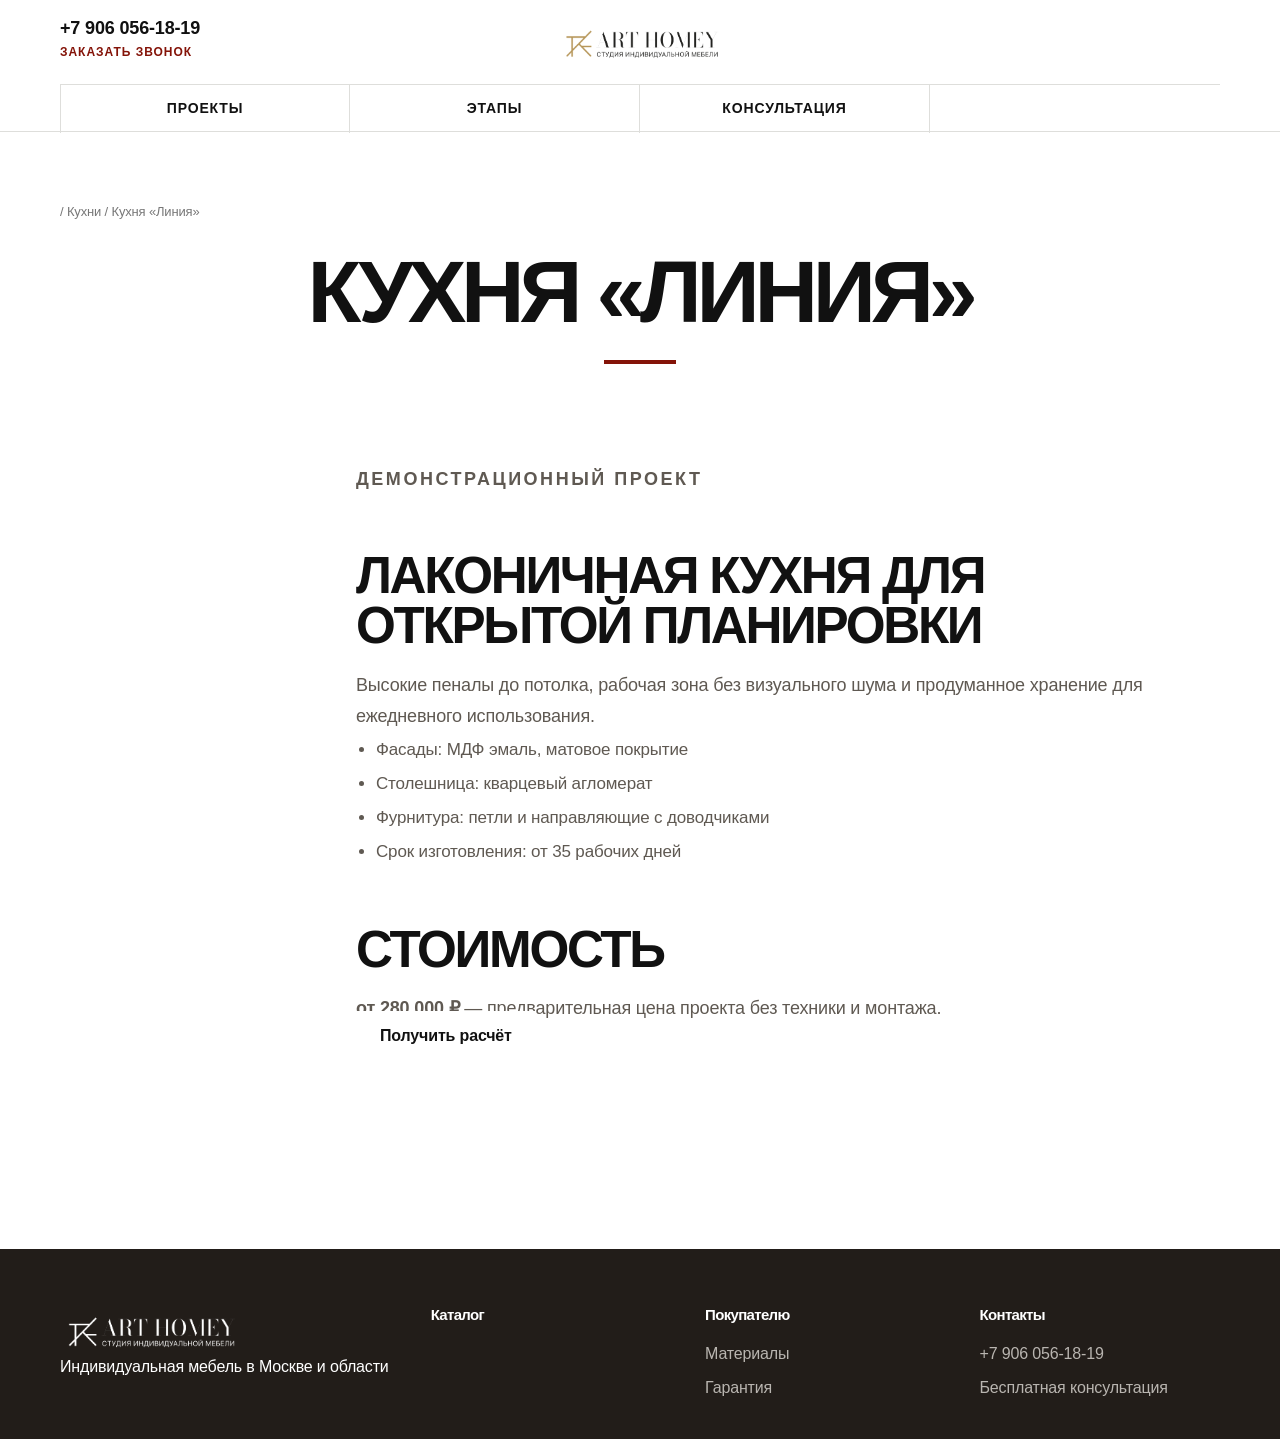
<file: product.html>
<!doctype html><html lang="ru"><head><meta charset="utf-8"><meta name="viewport" content="width=device-width,initial-scale=1"><title>Кухня «Линия» — ART HOMEY</title><link rel="stylesheet" href="style.css"><link rel="stylesheet" href="catalog.css"></head><body class="catalog-page"><header class="header"><div class="container header__inner"><a href="index.html" class="logo"><img src="images/logo.png" alt="ART HOMEY — студия индивидуальной мебели"></a><nav class="nav" id="nav"><a href="projects.html">Проекты</a><a href="process.html">Этапы</a><a href="index.html#order" class="nav__cta">Консультация</a></nav><a class="header__phone" href="tel:+79060561819">+7 906 056-18-19</a><button class="burger" id="burgerBtn" aria-label="Открыть меню"><span></span><span></span><span></span></button></div></header><main class="service-page"><div class="container"><div class="crumbs"> / Кухни / Кухня «Линия»</div><h1>Кухня «Линия»</h1><div class="catalog-layout"><div class="product-card__image" style="height:540px"></div><article class="service-content"><p class="eyebrow">Демонстрационный проект</p><h2>Лаконичная кухня для открытой планировки</h2><p>Высокие пеналы до потолка, рабочая зона без визуального шума и продуманное хранение для ежедневного использования.</p><ul><li>Фасады: МДФ эмаль, матовое покрытие</li><li>Столешница: кварцевый агломерат</li><li>Фурнитура: петли и направляющие с доводчиками</li><li>Срок изготовления: от 35 рабочих дней</li></ul><h2>Стоимость</h2><p><strong>от 280 000 ₽</strong> — предварительная цена проекта без техники и монтажа.</p><a class="btn-light" href="index.html#order">Получить расчёт</a></article></div></div></main><footer class="site-footer"><div class="container site-footer__grid"><div><img src="images/logo.png" alt="ART HOMEY" style="width:180px;filter:brightness(0) invert(1)"><p>Индивидуальная мебель в Москве и области</p></div><div><h3>Каталог</h3></div><div><h3>Покупателю</h3><a href="materials.html">Материалы</a><a href="warranty.html">Гарантия</a></div><div><h3>Контакты</h3><a href="tel:+79060561819">+7 906 056-18-19</a><a href="index.html#order">Бесплатная консультация</a></div></div></footer><script src="app.js"></script></body></html>
</file>
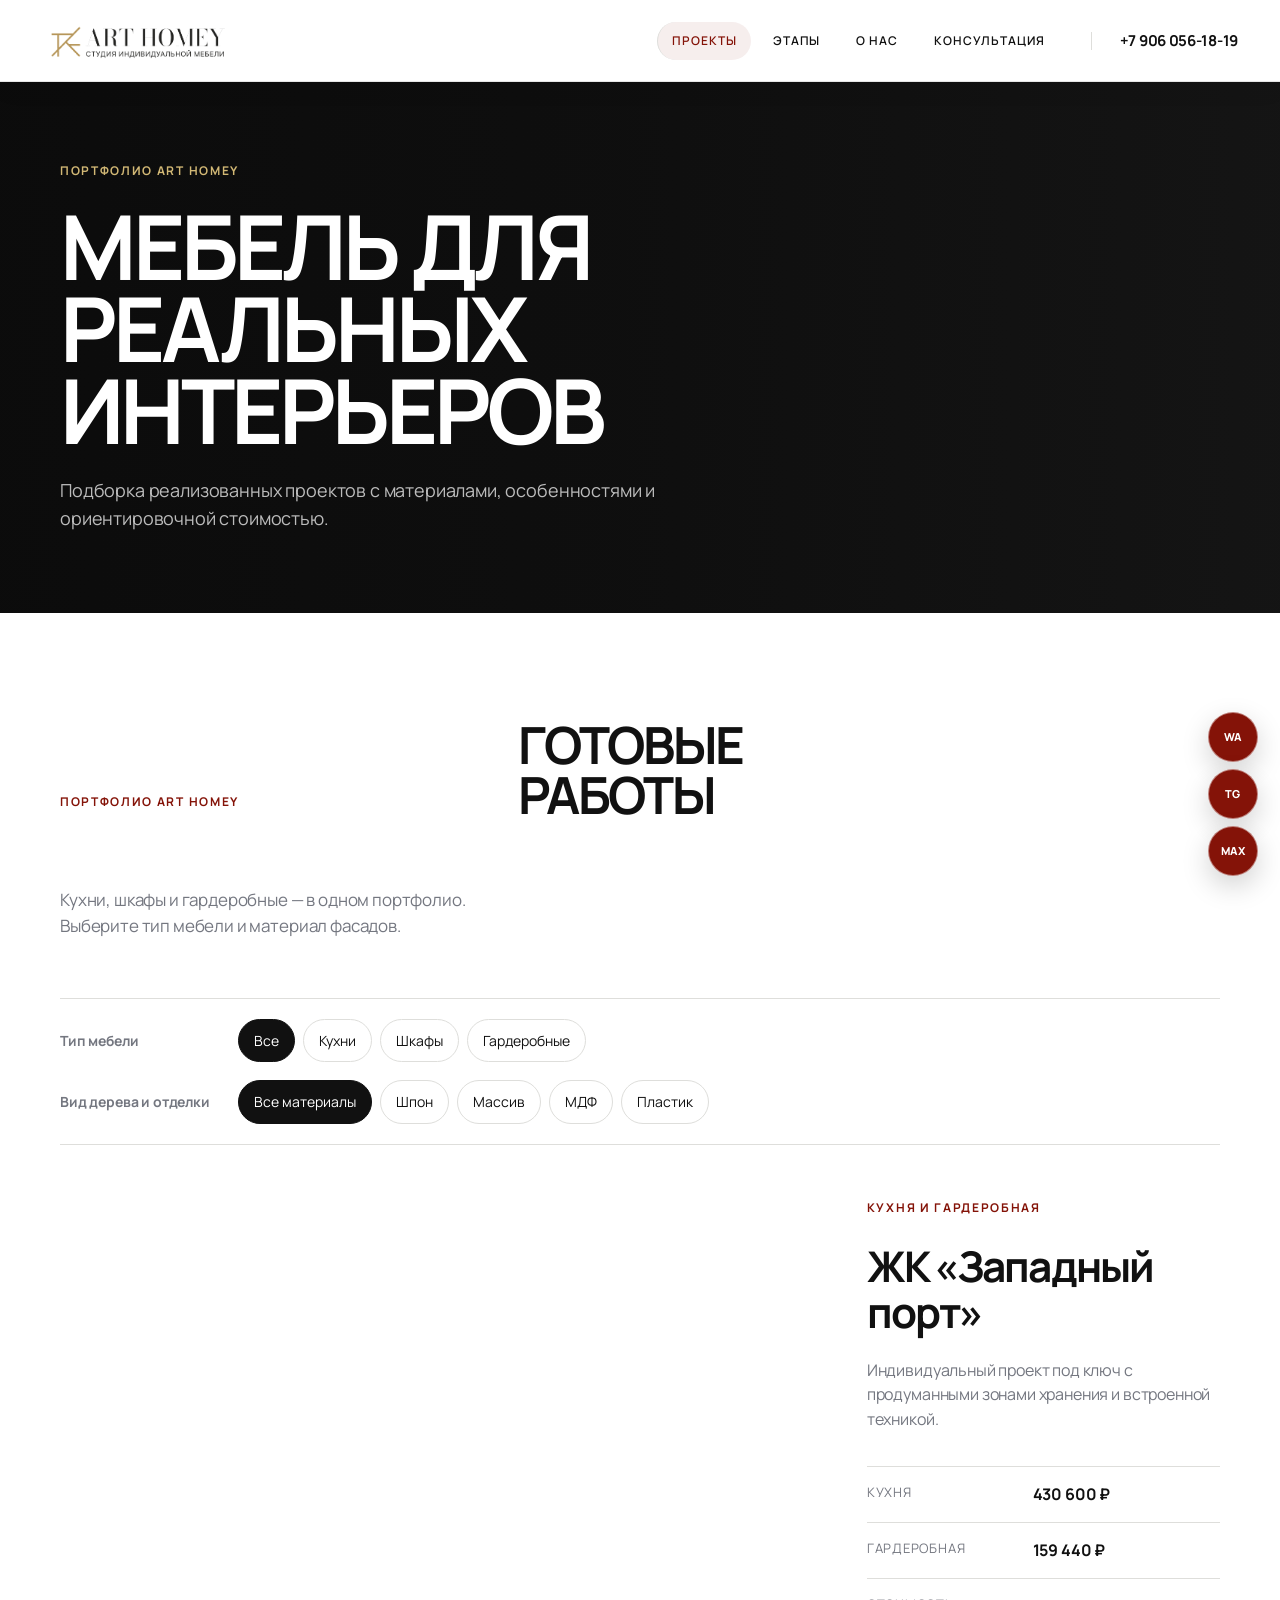
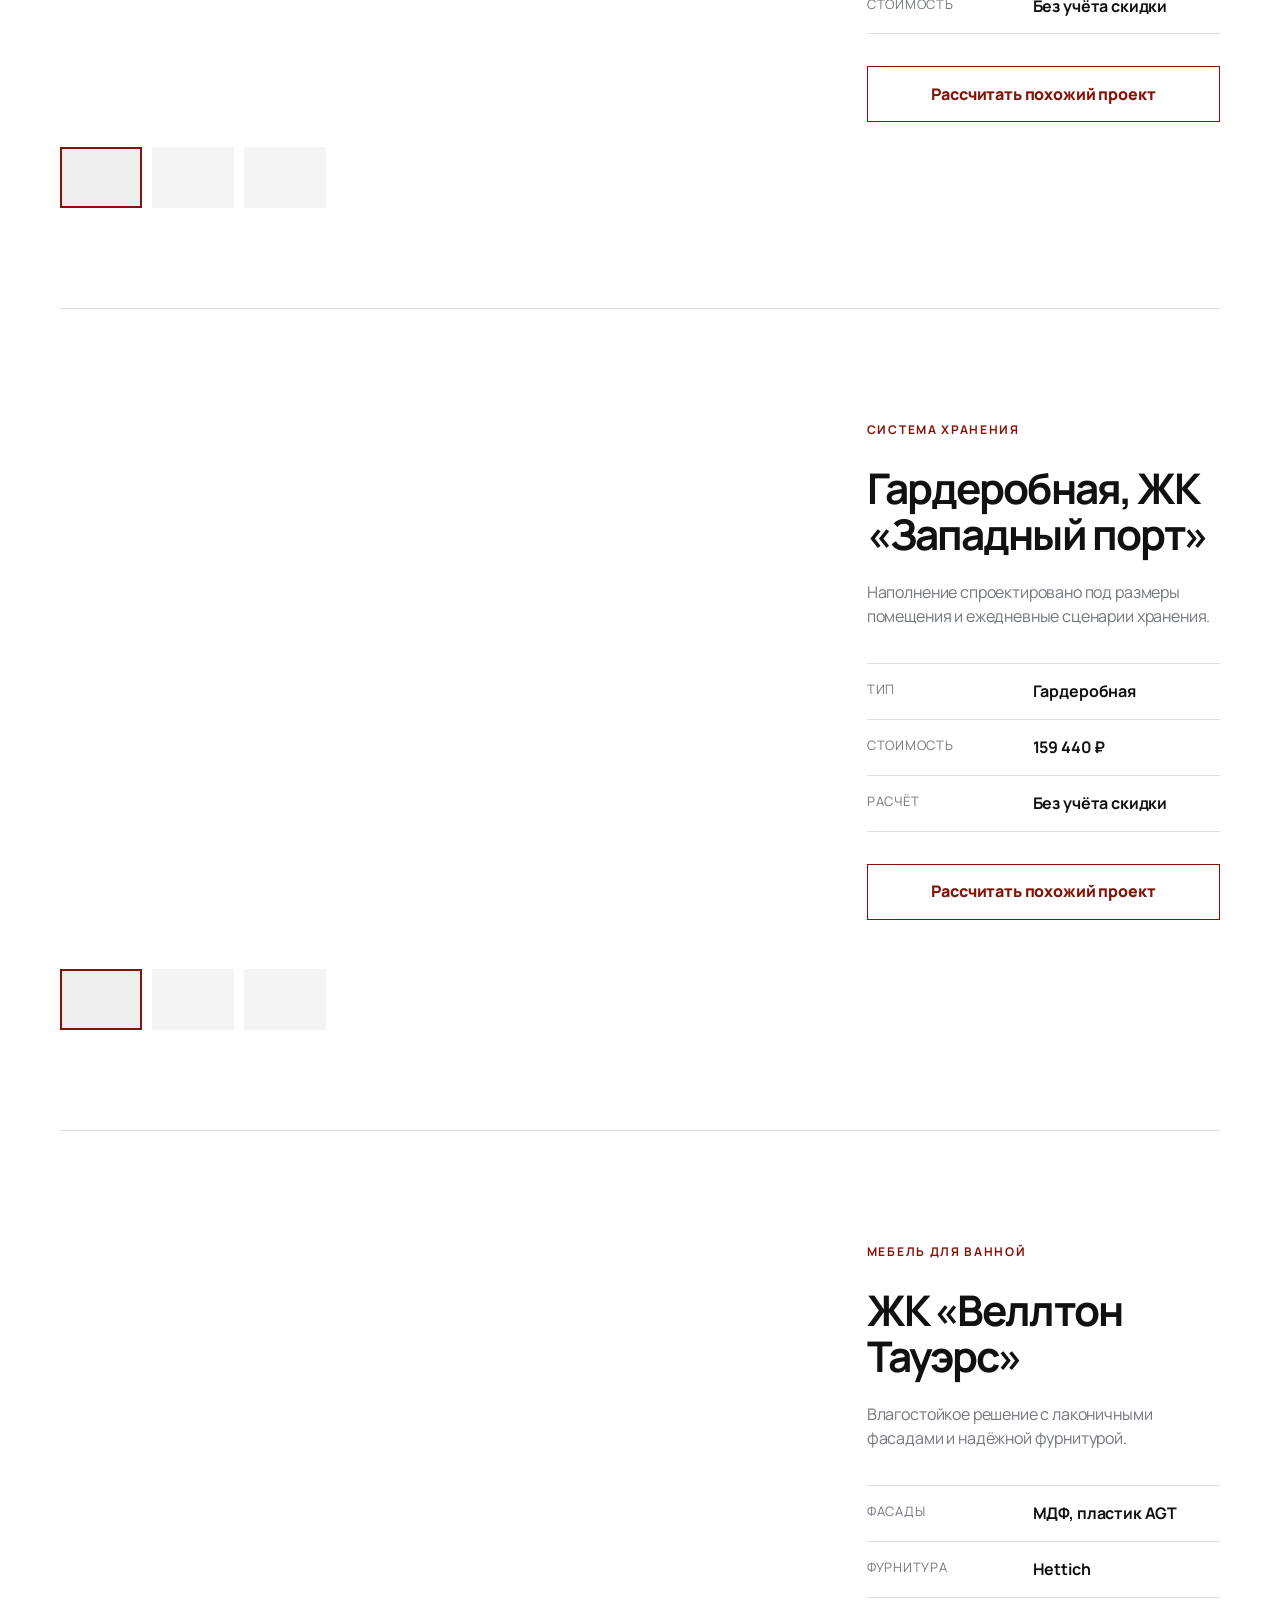
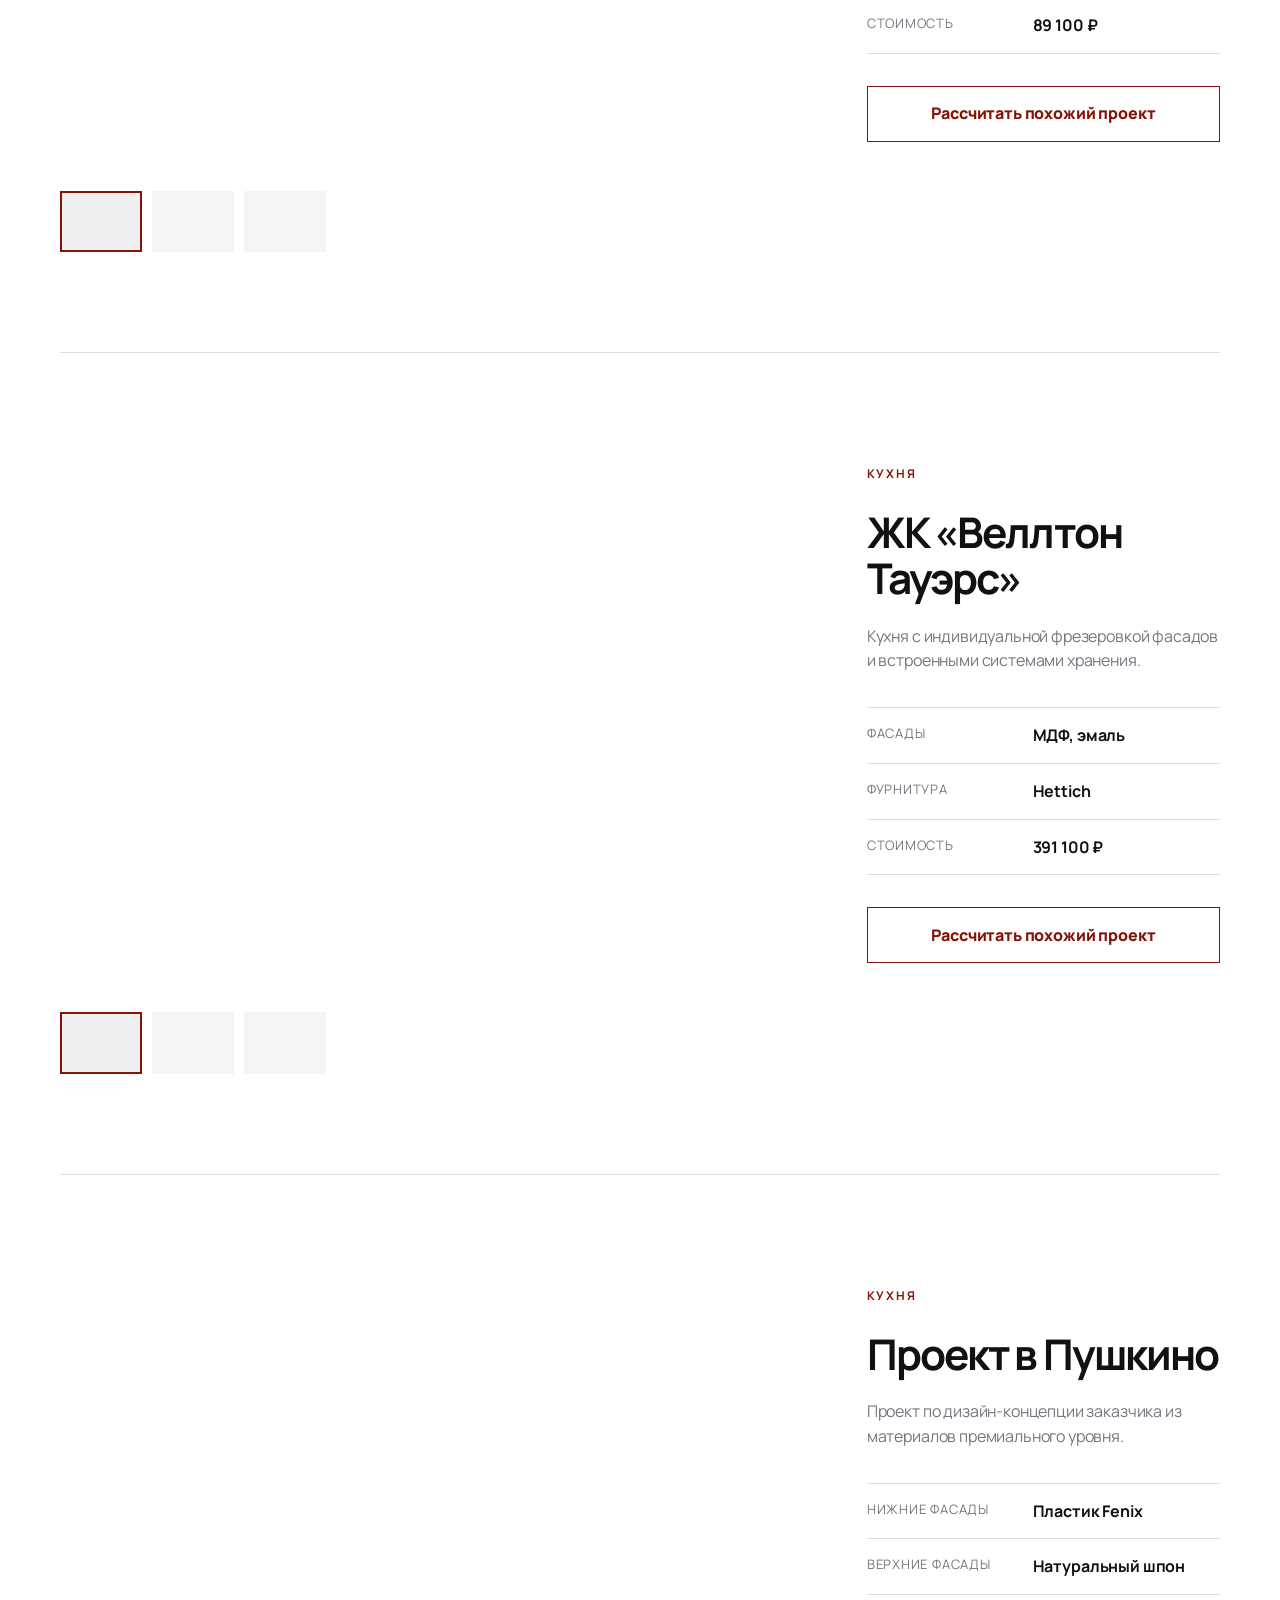
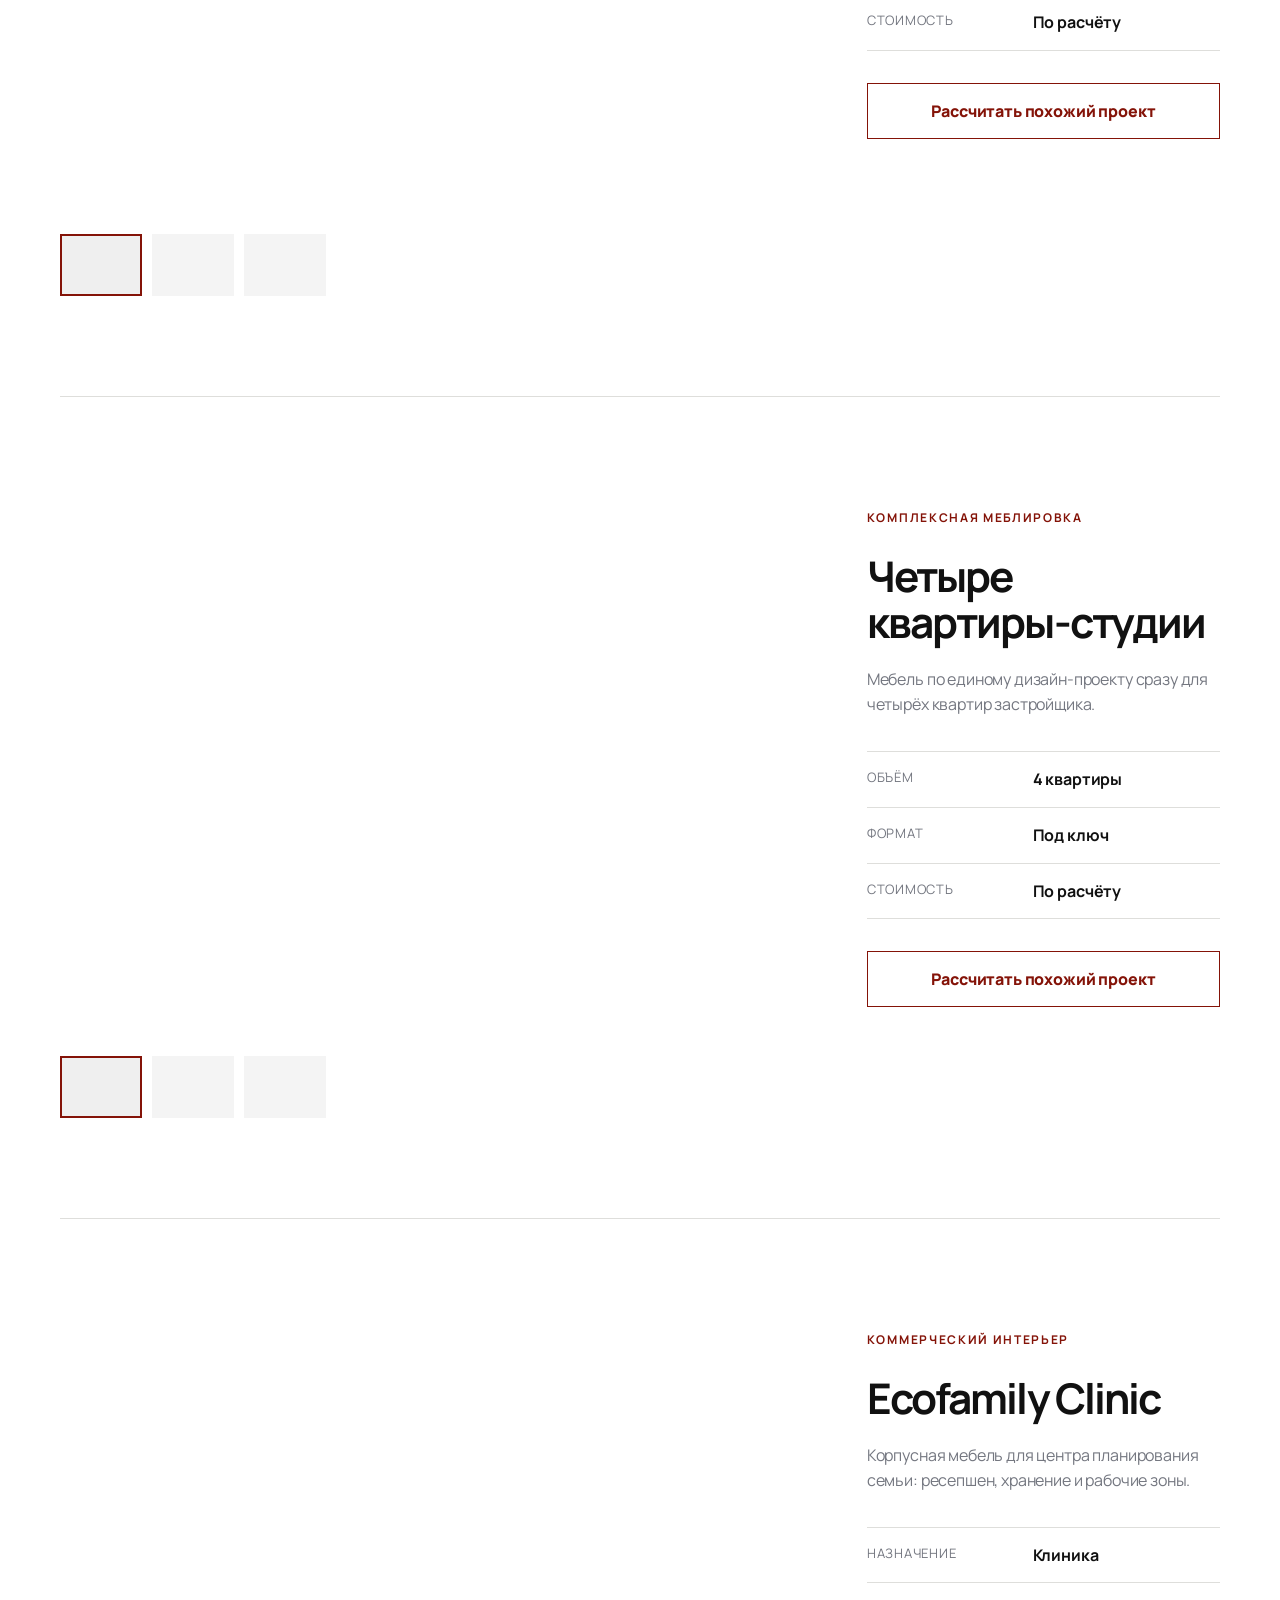
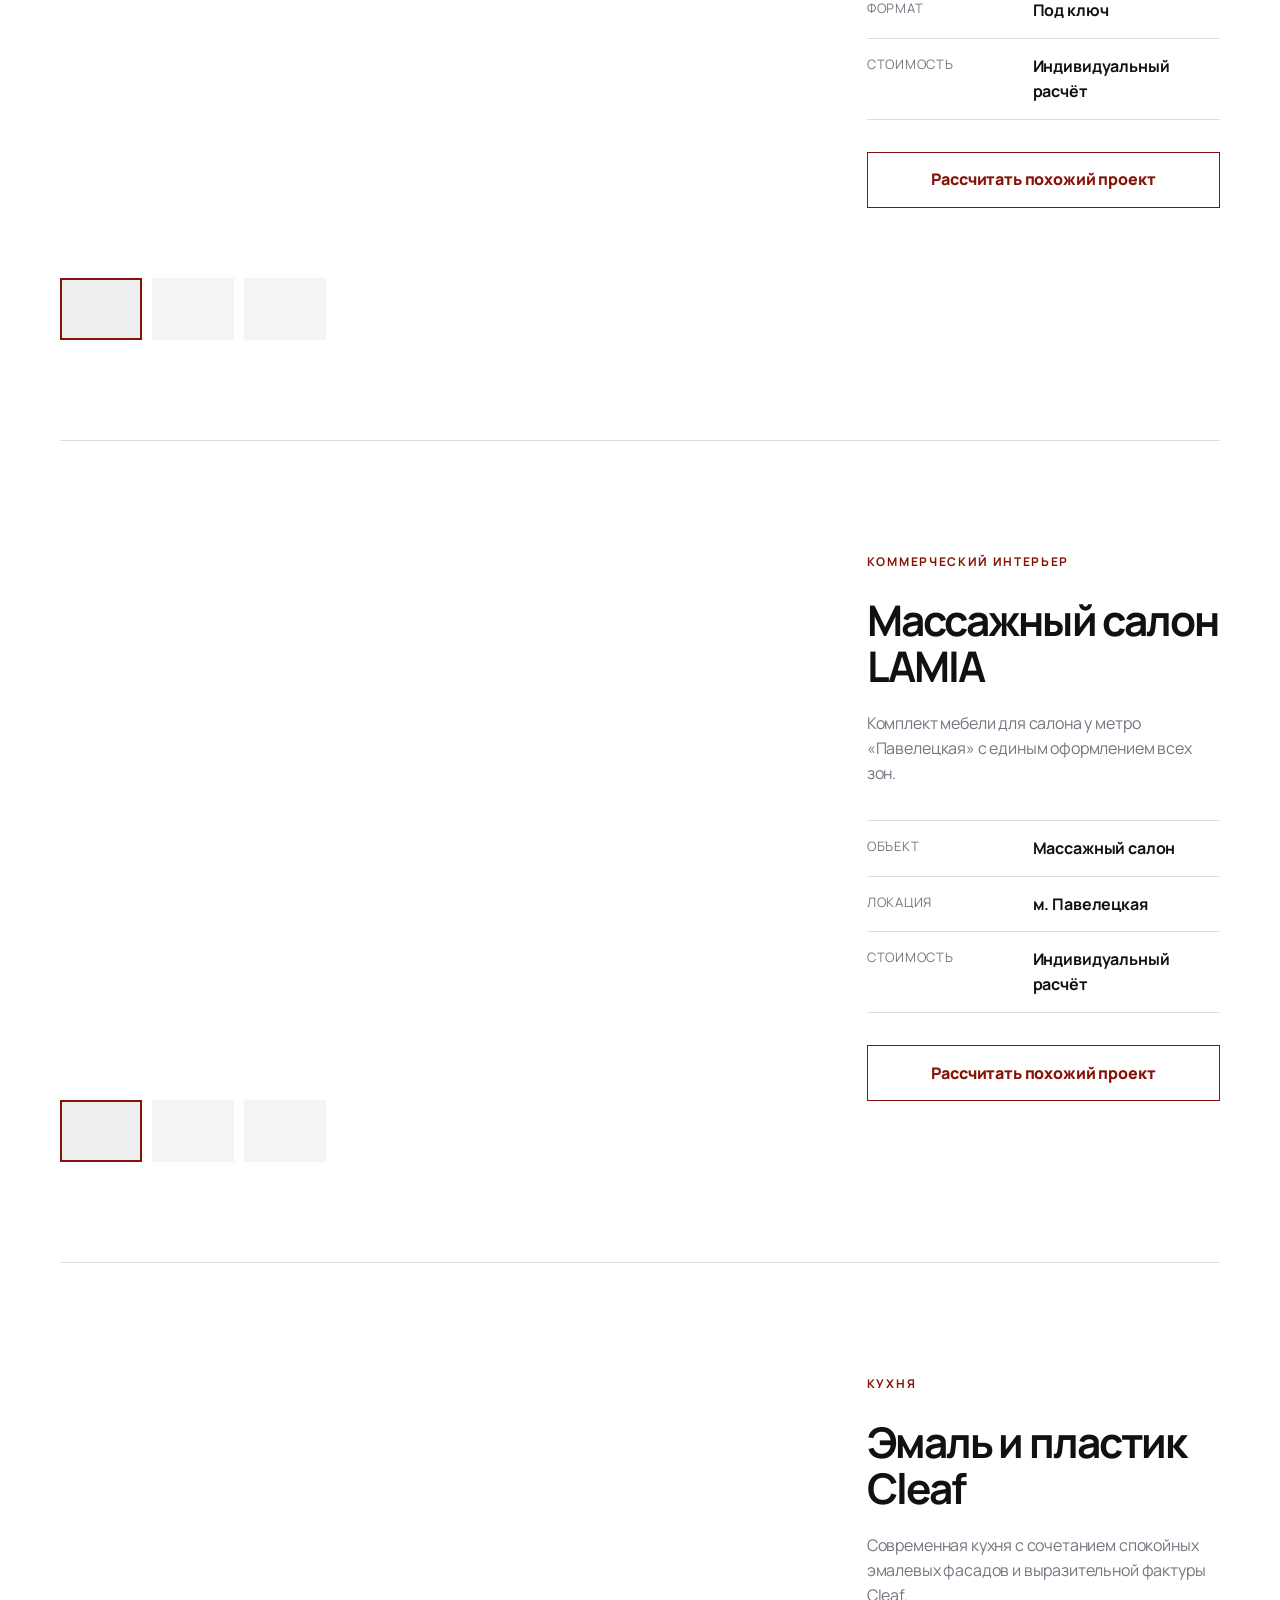
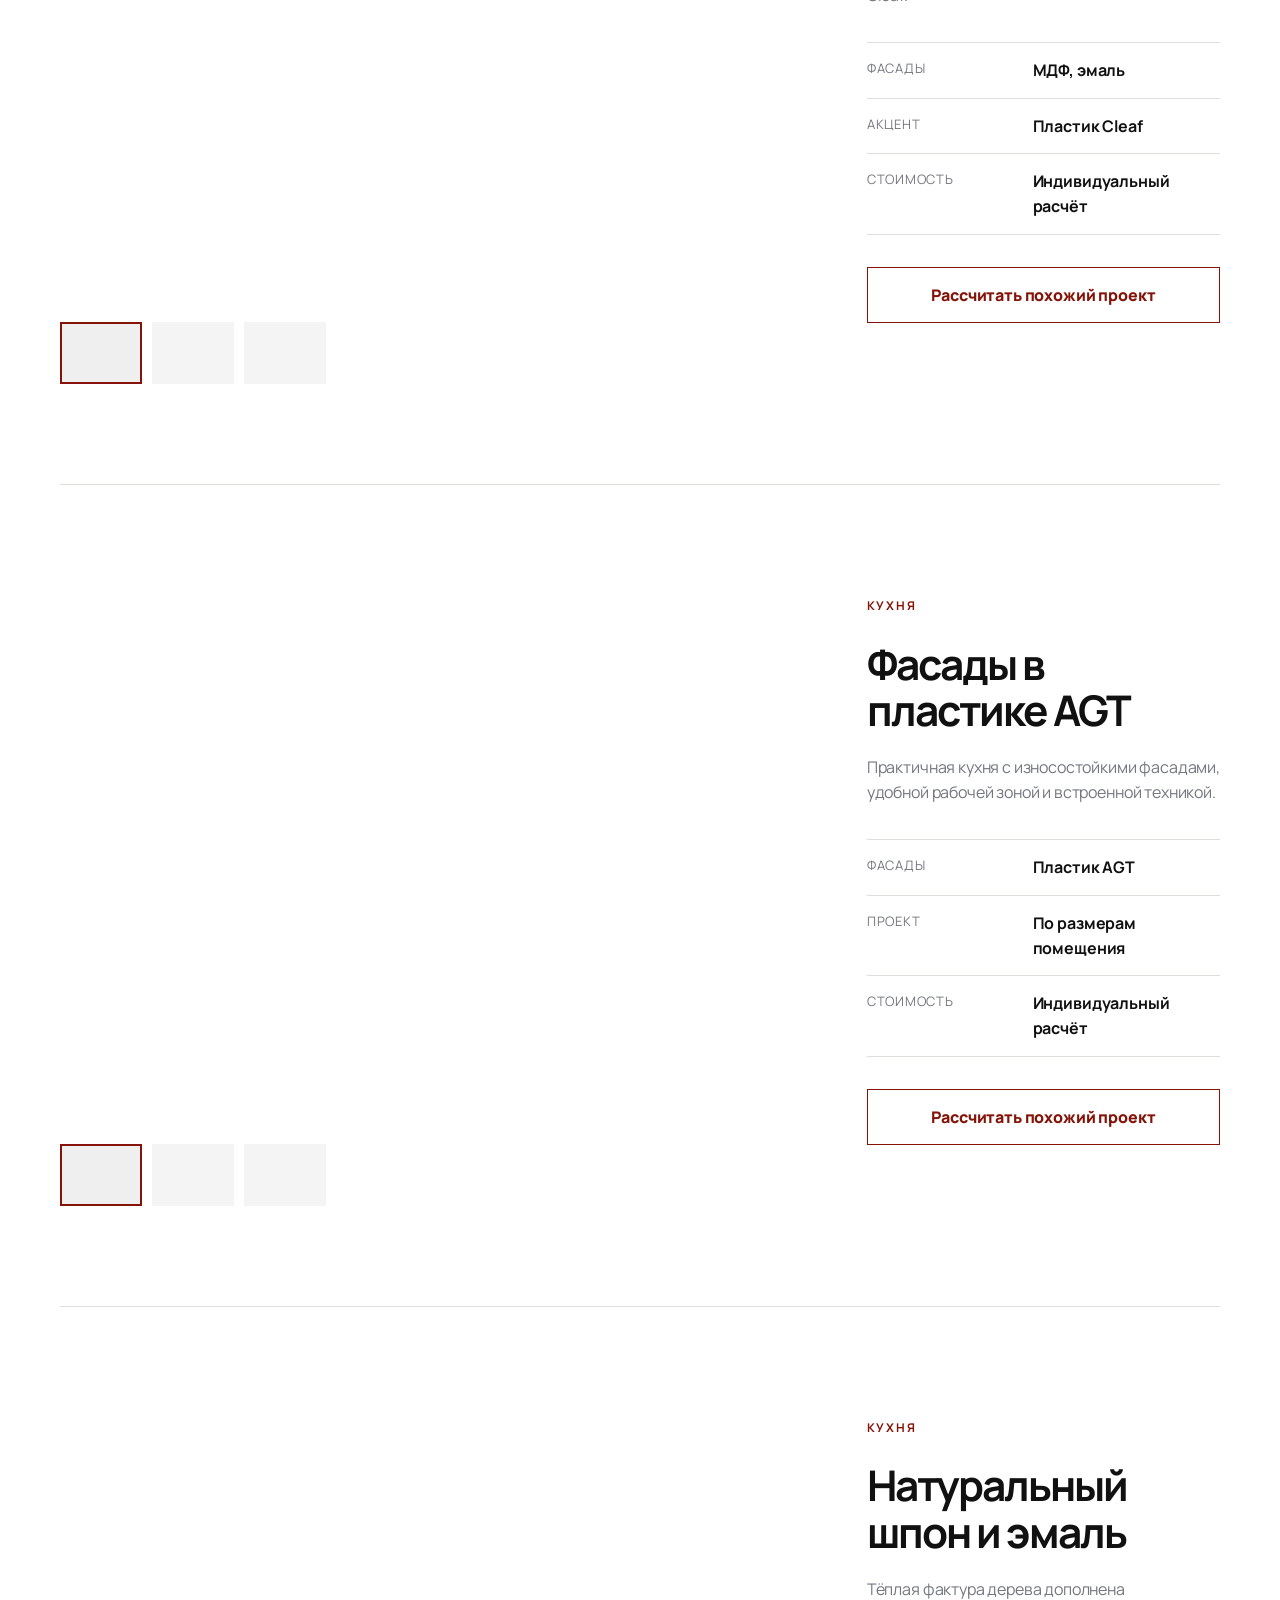
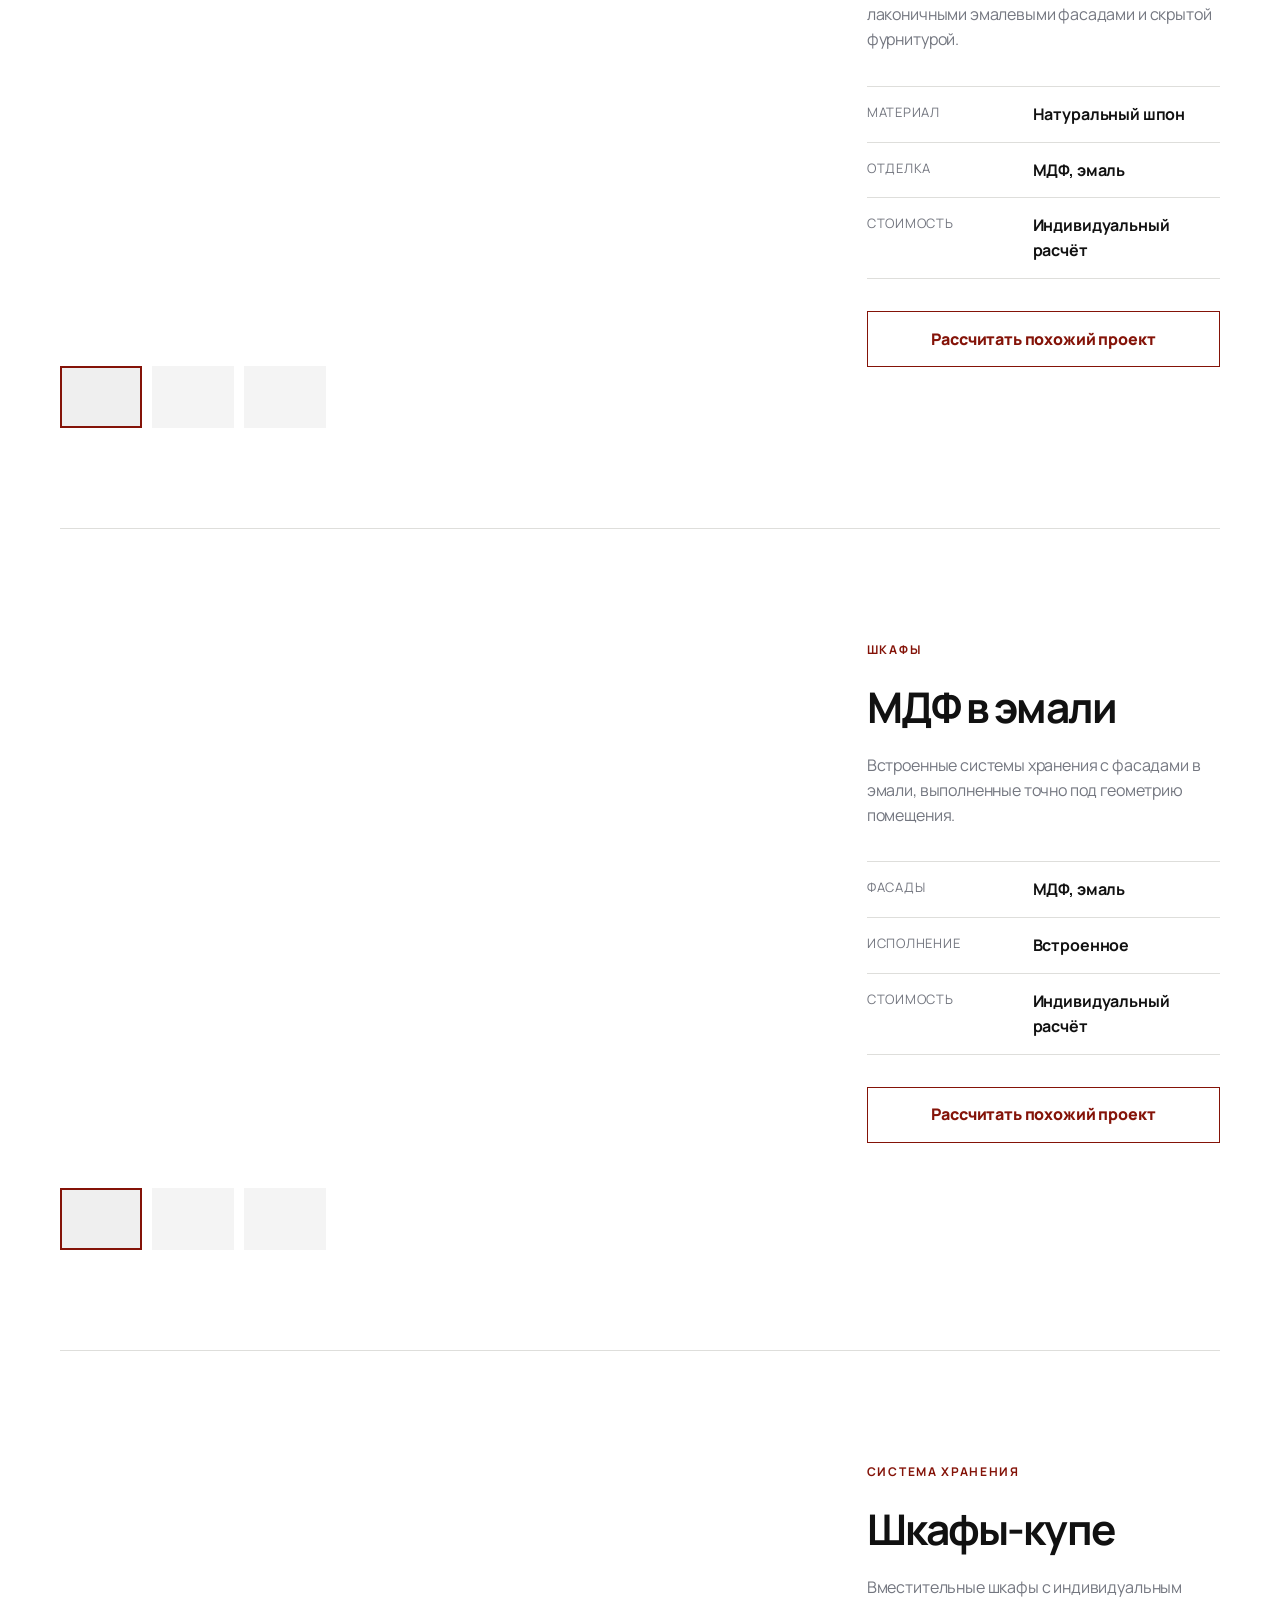
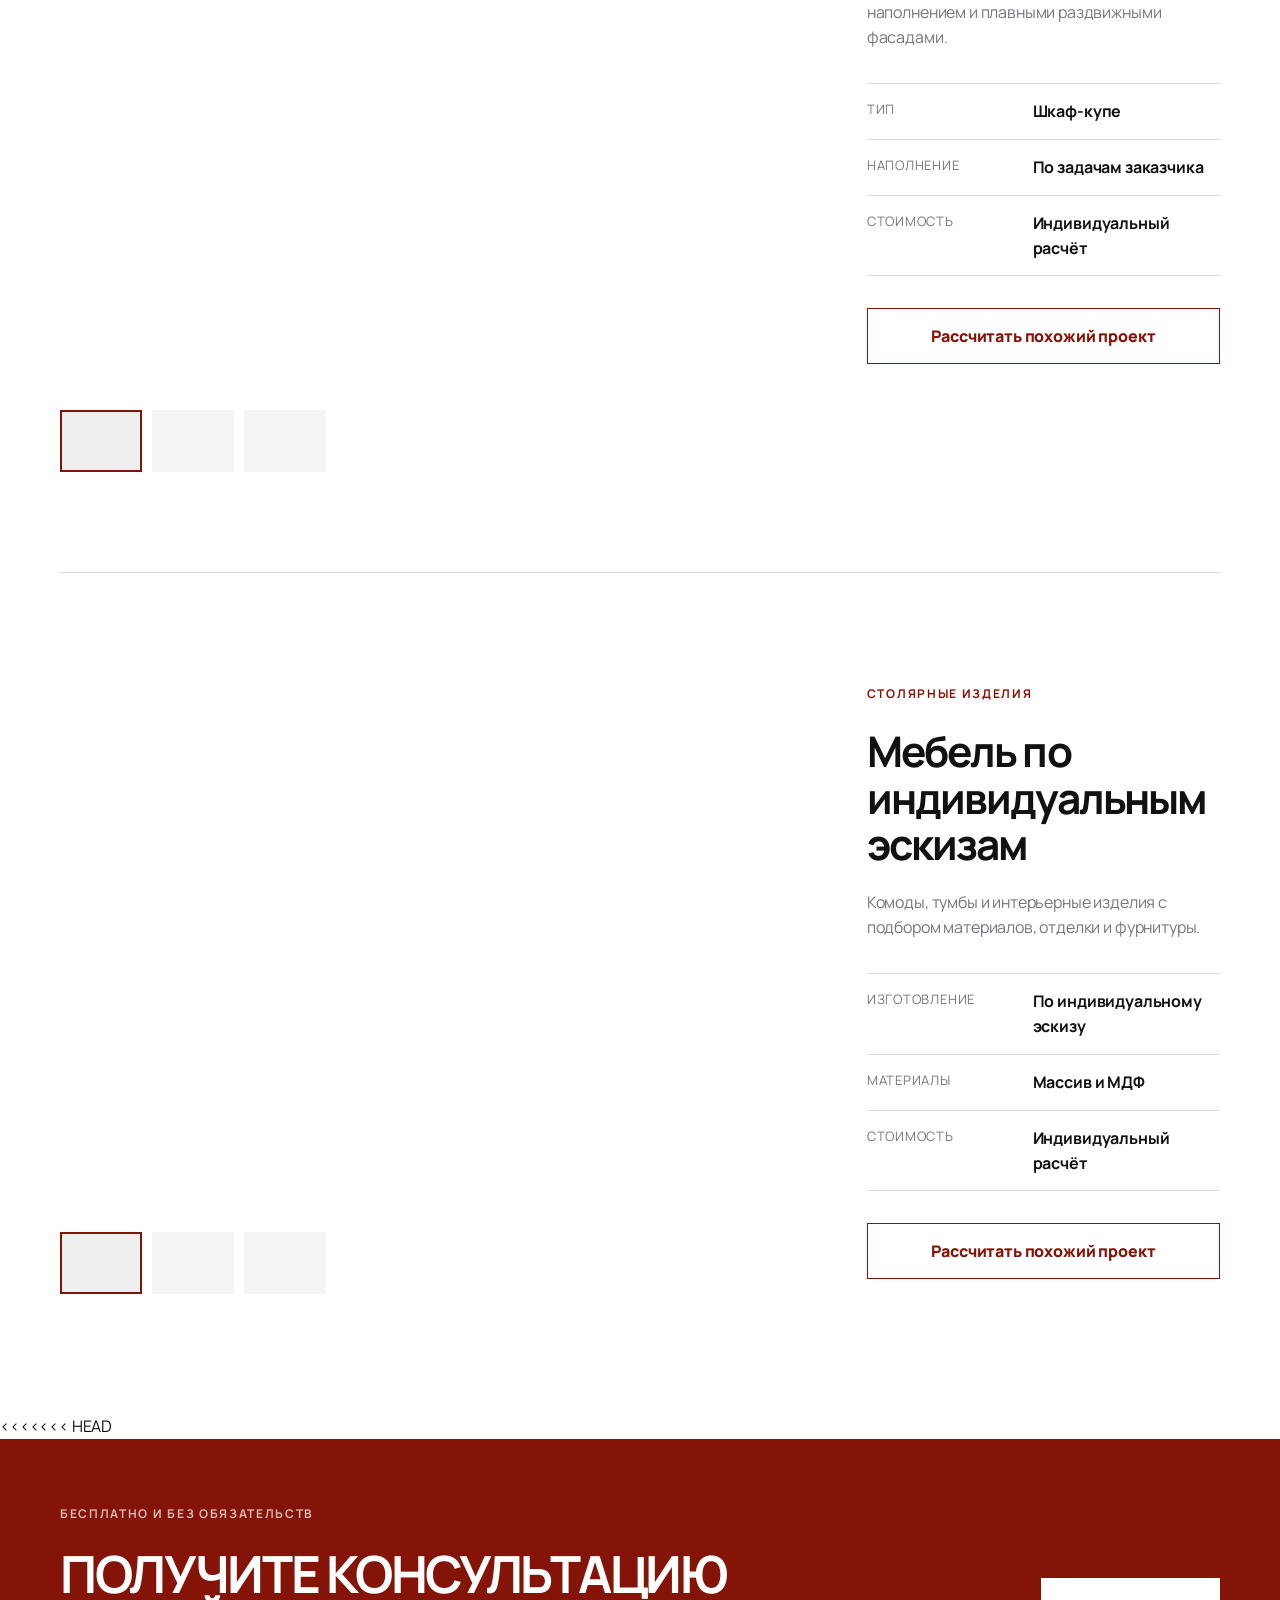
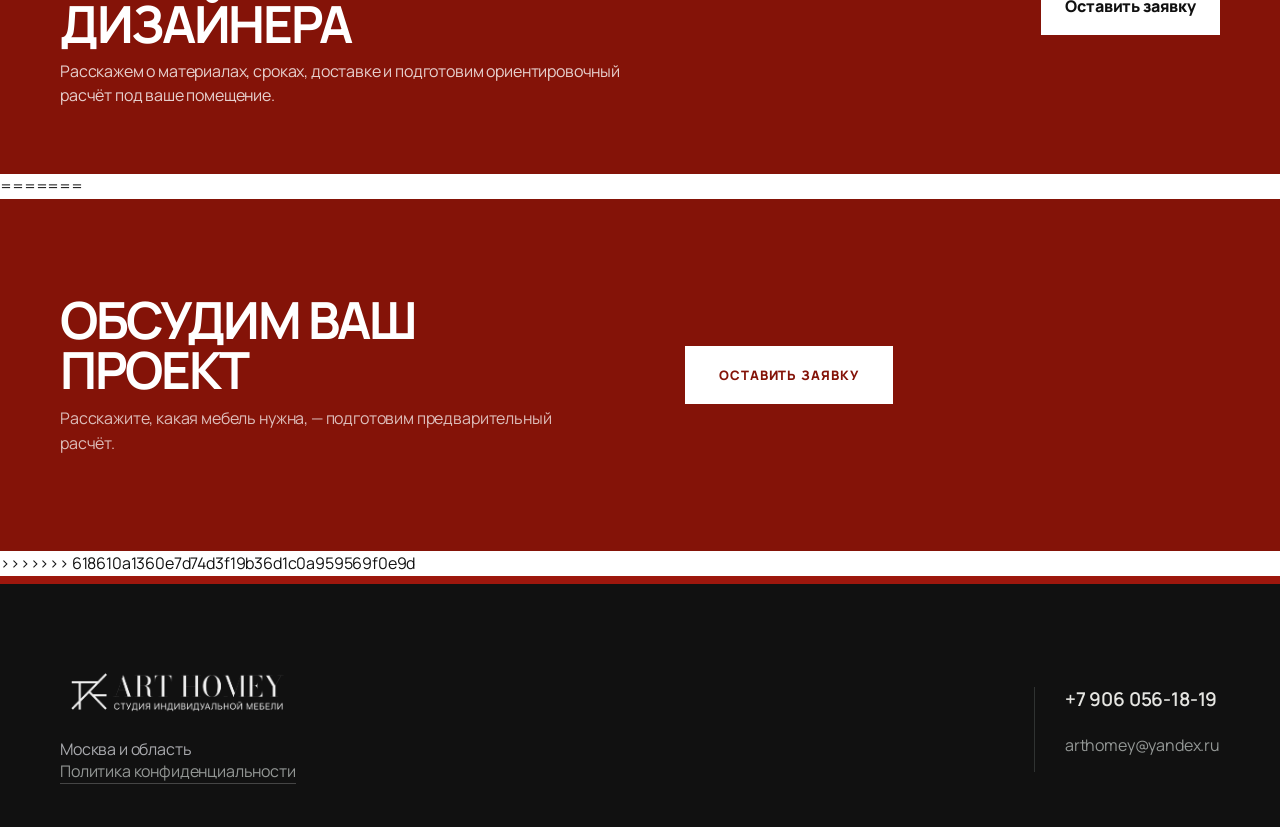
<file: projects.html>
<!DOCTYPE html>
<html lang="ru">

<head>
    <meta charset="UTF-8">
    <meta name="viewport" content="width=device-width, initial-scale=1.0">
    <title>Наши работы — ART HOMEY</title>
    <meta name="description" content="Примеры проектов мебели на заказ от ART HOMEY.">
    <meta name="robots" content="index,follow">
    <meta property="og:title" content="ART HOMEY — мебель на заказ">
    <meta property="og:description"
        content="Проектирование и изготовление корпусной мебели по индивидуальным размерам в Москве и области.">
    <meta property="og:type" content="website">
    <link rel="icon" type="image/svg+xml" href="data:image/svg+xml,%3Csvg xmlns='http://www.w3.org/2000/svg' viewBox='0 0 64 64'%3E%3Crect width='64' height='64' rx='14' fill='%23181715'/%3E%3Cpath d='M18 47 30 16h5l12 31h-7l-3-8H27l-3 8Zm11-14h6l-3-9Z' fill='%23d7af65'/%3E%3C/svg%3E">
    <link rel="preconnect" href="https://fonts.googleapis.com">
    <link
        href="https://fonts.googleapis.com/css2?family=Manrope:wght@400;500;600;700;800&family=Prata&display=swap"
        rel="stylesheet">
    <link rel="stylesheet" href="style.css">
</head>

<body class="projects-page">
    <header class="header">
        <div class="container header__inner">
            <a href="index.html" class="logo"><img src="images/logo.png" alt="ART HOMEY — студия индивидуальной мебели"></a>
            <nav class="nav" id="nav">
                <a href="projects.html" aria-current="page">Проекты</a>
                <a href="process.html">Этапы</a>
                <a href="about.html">О нас</a>
                <a href="index.html#order" class="nav__cta">Консультация</a>
            </nav>
            <a href="tel:+79060561819" class="header__phone">+7 906 056-18-19</a>
            <button class="burger" id="burgerBtn" aria-label="Открыть меню"><span></span><span></span><span></span></button>
        </div>
    </header>

    <main>
        <section class="subhero subhero--projects">
            <div class="container subhero__inner">
                <p class="eyebrow">Портфолио ART HOMEY</p>
                <h1>Мебель для реальных интерьеров</h1>
                <p>Подборка реализованных проектов с материалами, особенностями и ориентировочной стоимостью.</p>
            </div>
        </section>

        <section class="project-showcase" aria-labelledby="works-title">
            <div class="container">
                <div class="section-heading project-showcase__heading">
                    <p class="eyebrow">Портфолио ART HOMEY</p>
                    <h2 id="works-title">Готовые работы</h2>
                    <p class="section-lead">Кухни, шкафы и гардеробные — в одном портфолио. Выберите тип мебели и материал фасадов.</p>
                </div>

                <div class="project-filters" aria-label="Фильтры проектов">
                    <div class="project-filter-group"><span class="project-filter-label">Тип мебели</span><button type="button" class="project-filter is-active" data-filter-group="type" data-filter="all">Все</button><button type="button" class="project-filter" data-filter-group="type" data-filter="kitchen">Кухни</button><button type="button" class="project-filter" data-filter-group="type" data-filter="storage">Шкафы</button><button type="button" class="project-filter" data-filter-group="type" data-filter="wardrobe">Гардеробные</button></div>
                    <div class="project-filter-group"><span class="project-filter-label">Вид дерева и отделки</span><button type="button" class="project-filter is-active" data-filter-group="wood" data-filter="all">Все материалы</button><button type="button" class="project-filter" data-filter-group="wood" data-filter="veneer">Шпон</button><button type="button" class="project-filter" data-filter-group="wood" data-filter="solid">Массив</button><button type="button" class="project-filter" data-filter-group="wood" data-filter="mdf">МДФ</button><button type="button" class="project-filter" data-filter-group="wood" data-filter="plastic">Пластик</button></div>
                </div>
                <p class="project-filter-empty" hidden>По этим параметрам проектов пока нет. Выберите другие фильтры.</p>

                <div class="project-showcase__list">
                    <article class="work-project" data-work-project style="--project-image: url('https://optim.tildacdn.com/tild6465-6564-4561-a161-336163393330/-/resize/1200x900/-/format/webp/___-________88__.jpeg.webp')">
                        <div class="work-project__gallery">
                            <div class="work-project__main" role="img" aria-label="Кухня в ЖК Западный порт"></div>
                            <div class="work-project__thumbs" aria-label="Ракурсы проекта">
                                <button type="button" class="is-active" data-project-position="center" aria-label="Общий вид"></button>
                                <button type="button" data-project-position="left" aria-label="Левая часть"></button>
                                <button type="button" data-project-position="right" aria-label="Правая часть"></button>
                            </div>
                        </div>
                        <div class="work-project__content">
                            <p class="eyebrow">Кухня и гардеробная</p><h3>ЖК «Западный порт»</h3>
                            <p>Индивидуальный проект под ключ с продуманными зонами хранения и встроенной техникой.</p>
                            <dl><div><dt>Кухня</dt><dd>430 600 ₽</dd></div><div><dt>Гардеробная</dt><dd>159 440 ₽</dd></div><div><dt>Стоимость</dt><dd>Без учёта скидки</dd></div></dl>
                            <a class="work-project__button" href="index.html#quiz">Рассчитать похожий проект</a>
                        </div>
                    </article>

                    <article class="work-project" data-work-project style="--project-image: url('https://optim.tildacdn.com/tild3932-3732-4661-b562-303837393834/-/resize/1200x900/-/format/webp/__.jpeg.webp')">
                        <div class="work-project__gallery"><div class="work-project__main" role="img" aria-label="Гардеробная в ЖК Западный порт"></div><div class="work-project__thumbs" aria-label="Ракурсы проекта"><button type="button" class="is-active" data-project-position="center" aria-label="Общий вид"></button><button type="button" data-project-position="left" aria-label="Левая часть"></button><button type="button" data-project-position="right" aria-label="Правая часть"></button></div></div>
                        <div class="work-project__content"><p class="eyebrow">Система хранения</p><h3>Гардеробная, ЖК «Западный порт»</h3><p>Наполнение спроектировано под размеры помещения и ежедневные сценарии хранения.</p><dl><div><dt>Тип</dt><dd>Гардеробная</dd></div><div><dt>Стоимость</dt><dd>159 440 ₽</dd></div><div><dt>Расчёт</dt><dd>Без учёта скидки</dd></div></dl><a class="work-project__button" href="index.html#quiz">Рассчитать похожий проект</a></div>
                    </article>

                    <article class="work-project" data-work-project style="--project-image: url('https://optim.tildacdn.com/tild6438-6164-4864-b364-353531616663/-/resize/1200x900/-/format/webp/___.jpeg.webp')">
                        <div class="work-project__gallery"><div class="work-project__main" role="img" aria-label="Мебель для ванной в ЖК Веллтон Тауэрс"></div><div class="work-project__thumbs" aria-label="Ракурсы проекта"><button type="button" class="is-active" data-project-position="center" aria-label="Общий вид"></button><button type="button" data-project-position="left" aria-label="Левая часть"></button><button type="button" data-project-position="right" aria-label="Правая часть"></button></div></div>
                        <div class="work-project__content"><p class="eyebrow">Мебель для ванной</p><h3>ЖК «Веллтон Тауэрс»</h3><p>Влагостойкое решение с лаконичными фасадами и надёжной фурнитурой.</p><dl><div><dt>Фасады</dt><dd>МДФ, пластик AGT</dd></div><div><dt>Фурнитура</dt><dd>Hettich</dd></div><div><dt>Стоимость</dt><dd>89 100 ₽</dd></div></dl><a class="work-project__button" href="index.html#quiz">Рассчитать похожий проект</a></div>
                    </article>

                    <article class="work-project" data-work-project style="--project-image: url('https://optim.tildacdn.com/tild6465-6564-4561-a161-336163393330/-/resize/1200x900/-/format/webp/___-________88__.jpeg.webp')">
                        <div class="work-project__gallery"><div class="work-project__main" role="img" aria-label="Кухня в ЖК Веллтон Тауэрс"></div><div class="work-project__thumbs" aria-label="Ракурсы проекта"><button type="button" class="is-active" data-project-position="center" aria-label="Общий вид"></button><button type="button" data-project-position="left" aria-label="Левая часть"></button><button type="button" data-project-position="right" aria-label="Правая часть"></button></div></div>
                        <div class="work-project__content"><p class="eyebrow">Кухня</p><h3>ЖК «Веллтон Тауэрс»</h3><p>Кухня с индивидуальной фрезеровкой фасадов и встроенными системами хранения.</p><dl><div><dt>Фасады</dt><dd>МДФ, эмаль</dd></div><div><dt>Фурнитура</dt><dd>Hettich</dd></div><div><dt>Стоимость</dt><dd>391 100 ₽</dd></div></dl><a class="work-project__button" href="index.html#quiz">Рассчитать похожий проект</a></div>
                    </article>

                    <article class="work-project" data-work-project style="--project-image: url('https://images.unsplash.com/photo-1556912167-f556f1f39fdf?w=1200&h=900&fit=crop')">
                        <div class="work-project__gallery"><div class="work-project__main" role="img" aria-label="Кухня в Пушкино"></div><div class="work-project__thumbs" aria-label="Ракурсы проекта"><button type="button" class="is-active" data-project-position="center" aria-label="Общий вид"></button><button type="button" data-project-position="left" aria-label="Левая часть"></button><button type="button" data-project-position="right" aria-label="Правая часть"></button></div></div>
                        <div class="work-project__content"><p class="eyebrow">Кухня</p><h3>Проект в Пушкино</h3><p>Проект по дизайн-концепции заказчика из материалов премиального уровня.</p><dl><div><dt>Нижние фасады</dt><dd>Пластик Fenix</dd></div><div><dt>Верхние фасады</dt><dd>Натуральный шпон</dd></div><div><dt>Стоимость</dt><dd>По расчёту</dd></div></dl><a class="work-project__button" href="index.html#quiz">Рассчитать похожий проект</a></div>
                    </article>

                    <article class="work-project" data-work-project style="--project-image: url('https://images.unsplash.com/photo-1600566753190-17f0baa2a6c3?w=1200&h=900&fit=crop')">
                        <div class="work-project__gallery"><div class="work-project__main" role="img" aria-label="Меблировка квартир-студий"></div><div class="work-project__thumbs" aria-label="Ракурсы проекта"><button type="button" class="is-active" data-project-position="center" aria-label="Общий вид"></button><button type="button" data-project-position="left" aria-label="Левая часть"></button><button type="button" data-project-position="right" aria-label="Правая часть"></button></div></div>
                        <div class="work-project__content"><p class="eyebrow">Комплексная меблировка</p><h3>Четыре квартиры-студии</h3><p>Мебель по единому дизайн-проекту сразу для четырёх квартир застройщика.</p><dl><div><dt>Объём</dt><dd>4 квартиры</dd></div><div><dt>Формат</dt><dd>Под ключ</dd></div><div><dt>Стоимость</dt><dd>По расчёту</dd></div></dl><a class="work-project__button" href="index.html#quiz">Рассчитать похожий проект</a></div>
                    </article>

                    <article class="work-project" data-work-project style="--project-image: url('https://images.unsplash.com/photo-1497366754035-f200968a6e72?w=1400&amp;h=1000&amp;fit=crop')">
                        <div class="work-project__gallery"><div class="work-project__main" role="img" aria-label="Мебель для клиники Ecofamily Clinic"></div><div class="work-project__thumbs" aria-label="Ракурсы проекта"><button type="button" class="is-active" data-project-position="center" aria-label="Общий вид"></button><button type="button" data-project-position="left" aria-label="Левая часть"></button><button type="button" data-project-position="right" aria-label="Правая часть"></button></div></div>
                        <div class="work-project__content"><p class="eyebrow">Коммерческий интерьер</p><h3>Ecofamily Clinic</h3><p>Корпусная мебель для центра планирования семьи: ресепшен, хранение и рабочие зоны.</p><dl><div><dt>Назначение</dt><dd>Клиника</dd></div><div><dt>Формат</dt><dd>Под ключ</dd></div><div><dt>Стоимость</dt><dd>Индивидуальный расчёт</dd></div></dl><a class="work-project__button" href="index.html#quiz">Рассчитать похожий проект</a></div>
                    </article>

                    <article class="work-project" data-work-project style="--project-image: url('https://images.unsplash.com/photo-1600566753086-00f18fb6b3ea?w=1400&amp;h=1000&amp;fit=crop')">
                        <div class="work-project__gallery"><div class="work-project__main" role="img" aria-label="Мебель для массажного салона LAMIA"></div><div class="work-project__thumbs" aria-label="Ракурсы проекта"><button type="button" class="is-active" data-project-position="center" aria-label="Общий вид"></button><button type="button" data-project-position="left" aria-label="Левая часть"></button><button type="button" data-project-position="right" aria-label="Правая часть"></button></div></div>
                        <div class="work-project__content"><p class="eyebrow">Коммерческий интерьер</p><h3>Массажный салон LAMIA</h3><p>Комплект мебели для салона у метро «Павелецкая» с единым оформлением всех зон.</p><dl><div><dt>Объект</dt><dd>Массажный салон</dd></div><div><dt>Локация</dt><dd>м. Павелецкая</dd></div><div><dt>Стоимость</dt><dd>Индивидуальный расчёт</dd></div></dl><a class="work-project__button" href="index.html#quiz">Рассчитать похожий проект</a></div>
                    </article>

                    <article class="work-project" data-work-project style="--project-image: url('https://images.unsplash.com/photo-1556911220-bff31c812dba?w=1400&amp;h=1000&amp;fit=crop')">
                        <div class="work-project__gallery"><div class="work-project__main" role="img" aria-label="Кухня из МДФ в эмали и пластике Cleaf"></div><div class="work-project__thumbs" aria-label="Ракурсы проекта"><button type="button" class="is-active" data-project-position="center" aria-label="Общий вид"></button><button type="button" data-project-position="left" aria-label="Левая часть"></button><button type="button" data-project-position="right" aria-label="Правая часть"></button></div></div>
                        <div class="work-project__content"><p class="eyebrow">Кухня</p><h3>Эмаль и пластик Cleaf</h3><p>Современная кухня с сочетанием спокойных эмалевых фасадов и выразительной фактуры Cleaf.</p><dl><div><dt>Фасады</dt><dd>МДФ, эмаль</dd></div><div><dt>Акцент</dt><dd>Пластик Cleaf</dd></div><div><dt>Стоимость</dt><dd>Индивидуальный расчёт</dd></div></dl><a class="work-project__button" href="index.html#quiz">Рассчитать похожий проект</a></div>
                    </article>

                    <article class="work-project" data-work-project style="--project-image: url('https://images.unsplash.com/photo-1556912167-f556f1f39fdf?w=1400&amp;h=1000&amp;fit=crop')">
                        <div class="work-project__gallery"><div class="work-project__main" role="img" aria-label="Кухня в пластике AGT"></div><div class="work-project__thumbs" aria-label="Ракурсы проекта"><button type="button" class="is-active" data-project-position="center" aria-label="Общий вид"></button><button type="button" data-project-position="left" aria-label="Левая часть"></button><button type="button" data-project-position="right" aria-label="Правая часть"></button></div></div>
                        <div class="work-project__content"><p class="eyebrow">Кухня</p><h3>Фасады в пластике AGT</h3><p>Практичная кухня с износостойкими фасадами, удобной рабочей зоной и встроенной техникой.</p><dl><div><dt>Фасады</dt><dd>Пластик AGT</dd></div><div><dt>Проект</dt><dd>По размерам помещения</dd></div><div><dt>Стоимость</dt><dd>Индивидуальный расчёт</dd></div></dl><a class="work-project__button" href="index.html#quiz">Рассчитать похожий проект</a></div>
                    </article>

                    <article class="work-project" data-work-project style="--project-image: url('https://images.unsplash.com/photo-1600585154340-be6161a56a0c?w=1400&amp;h=1000&amp;fit=crop')">
                        <div class="work-project__gallery"><div class="work-project__main" role="img" aria-label="Кухня в шпоне и эмали"></div><div class="work-project__thumbs" aria-label="Ракурсы проекта"><button type="button" class="is-active" data-project-position="center" aria-label="Общий вид"></button><button type="button" data-project-position="left" aria-label="Левая часть"></button><button type="button" data-project-position="right" aria-label="Правая часть"></button></div></div>
                        <div class="work-project__content"><p class="eyebrow">Кухня</p><h3>Натуральный шпон и эмаль</h3><p>Тёплая фактура дерева дополнена лаконичными эмалевыми фасадами и скрытой фурнитурой.</p><dl><div><dt>Материал</dt><dd>Натуральный шпон</dd></div><div><dt>Отделка</dt><dd>МДФ, эмаль</dd></div><div><dt>Стоимость</dt><dd>Индивидуальный расчёт</dd></div></dl><a class="work-project__button" href="index.html#quiz">Рассчитать похожий проект</a></div>
                    </article>

                    <article class="work-project" data-work-project style="--project-image: url('https://images.unsplash.com/photo-1616486338812-3dadae4b4ace?w=1400&amp;h=1000&amp;fit=crop')">
                        <div class="work-project__gallery"><div class="work-project__main" role="img" aria-label="Шкафы из МДФ в эмали"></div><div class="work-project__thumbs" aria-label="Ракурсы проекта"><button type="button" class="is-active" data-project-position="center" aria-label="Общий вид"></button><button type="button" data-project-position="left" aria-label="Левая часть"></button><button type="button" data-project-position="right" aria-label="Правая часть"></button></div></div>
                        <div class="work-project__content"><p class="eyebrow">Шкафы</p><h3>МДФ в эмали</h3><p>Встроенные системы хранения с фасадами в эмали, выполненные точно под геометрию помещения.</p><dl><div><dt>Фасады</dt><dd>МДФ, эмаль</dd></div><div><dt>Исполнение</dt><dd>Встроенное</dd></div><div><dt>Стоимость</dt><dd>Индивидуальный расчёт</dd></div></dl><a class="work-project__button" href="index.html#quiz">Рассчитать похожий проект</a></div>
                    </article>

                    <article class="work-project" data-work-project style="--project-image: url('https://images.unsplash.com/photo-1558997519-83ea9252edf8?w=1400&amp;h=1000&amp;fit=crop')">
                        <div class="work-project__gallery"><div class="work-project__main" role="img" aria-label="Шкафы-купе на заказ"></div><div class="work-project__thumbs" aria-label="Ракурсы проекта"><button type="button" class="is-active" data-project-position="center" aria-label="Общий вид"></button><button type="button" data-project-position="left" aria-label="Левая часть"></button><button type="button" data-project-position="right" aria-label="Правая часть"></button></div></div>
                        <div class="work-project__content"><p class="eyebrow">Система хранения</p><h3>Шкафы-купе</h3><p>Вместительные шкафы с индивидуальным наполнением и плавными раздвижными фасадами.</p><dl><div><dt>Тип</dt><dd>Шкаф-купе</dd></div><div><dt>Наполнение</dt><dd>По задачам заказчика</dd></div><div><dt>Стоимость</dt><dd>Индивидуальный расчёт</dd></div></dl><a class="work-project__button" href="index.html#quiz">Рассчитать похожий проект</a></div>
                    </article>

                    <article class="work-project" data-work-project style="--project-image: url('https://images.unsplash.com/photo-1595428774223-ef52624120d2?w=1400&amp;h=1000&amp;fit=crop')">
                        <div class="work-project__gallery"><div class="work-project__main" role="img" aria-label="Столярные изделия на заказ"></div><div class="work-project__thumbs" aria-label="Ракурсы проекта"><button type="button" class="is-active" data-project-position="center" aria-label="Общий вид"></button><button type="button" data-project-position="left" aria-label="Левая часть"></button><button type="button" data-project-position="right" aria-label="Правая часть"></button></div></div>
                        <div class="work-project__content"><p class="eyebrow">Столярные изделия</p><h3>Мебель по индивидуальным эскизам</h3><p>Комоды, тумбы и интерьерные изделия с подбором материалов, отделки и фурнитуры.</p><dl><div><dt>Изготовление</dt><dd>По индивидуальному эскизу</dd></div><div><dt>Материалы</dt><dd>Массив и МДФ</dd></div><div><dt>Стоимость</dt><dd>Индивидуальный расчёт</dd></div></dl><a class="work-project__button" href="index.html#quiz">Рассчитать похожий проект</a></div>
                    </article>
                </div>
            </div>
        </section>

<<<<<<< HEAD
    </main>

<section class="consultation">
    <div class="container consultation__inner">
        <div>
            <p class="eyebrow">Бесплатно и без обязательств</p>
            <h2>Получите консультацию дизайнера</h2>
            <p>Расскажем о материалах, сроках, доставке и подготовим ориентировочный расчёт под ваше помещение.</p>
        </div>
        <a class="btn-light" href="index.html#order">Оставить заявку</a>
    </div>
</section>

=======
        <section class="cta" id="order">
            <div class="container cta__inner"><div><h2>Обсудим ваш проект</h2><p>Расскажите, какая мебель нужна, — подготовим предварительный расчёт.</p></div><a class="cta__link" href="index.html#order">Оставить заявку</a></div>
        </section>
    </main>

>>>>>>> 618610a1360e7d74d3f19b36d1c0a959569f0e9d
    <footer class="footer"><div class="container footer__inner"><div><a href="index.html" class="logo"><img src="images/logo.png" alt="ART HOMEY — студия индивидуальной мебели"></a><p>Москва и область</p><a class="footer__legal-link" href="privacy.html">Политика конфиденциальности</a></div><div class="footer__contacts"><a href="tel:+79060561819">+7 906 056-18-19</a><a href="mailto:arthomey@yandex.ru">arthomey@yandex.ru</a></div></div></footer>
    <nav class="mobile-actions" aria-label="Быстрые действия"><a href="tel:+79060561819">Позвонить</a><a href="index.html#quiz" class="mobile-actions__primary">Рассчитать</a><div class="mobile-actions__messengers" aria-label="Мессенджеры"><a href="https://wa.me/79060561819" target="_blank" rel="noopener noreferrer" aria-label="WhatsApp">WA</a><a href="https://t.me/arthomey" target="_blank" rel="noopener noreferrer">TG</a><a href="https://max.ru/u/f9LHodD0cOIM9zp4Ho-Bn4nSWSp5nrVu4DwpDjRow3obhmcMdmAD5RWX0Aw" target="_blank" rel="noopener noreferrer">MAX</a></div></nav>
    <div class="desktop-messengers" aria-label="Написать в мессенджер"><a href="https://wa.me/79060561819" target="_blank" rel="noopener noreferrer">WA</a><a href="https://t.me/arthomey" target="_blank" rel="noopener noreferrer">TG</a><a href="https://max.ru/u/f9LHodD0cOIM9zp4Ho-Bn4nSWSp5nrVu4DwpDjRow3obhmcMdmAD5RWX0Aw" target="_blank" rel="noopener noreferrer">MAX</a></div>
    <a href="https://wa.me/79060561819" class="float-btn" target="_blank" rel="noopener noreferrer" aria-label="Написать в WhatsApp"><svg width="26" height="26" viewBox="0 0 24 24" fill="currentColor"><path d="M12 2C6.5 2 2 6.5 2 12c0 1.8.5 3.5 1.3 5L2 22l5.2-1.3c1.5.8 3.1 1.3 4.8 1.3 5.5 0 10-4.5 10-10S17.5 2 12 2zm0 18c-1.5 0-3-.4-4.3-1.2l-.3-.2-3.2.8.8-3.1-.2-.3C4 14.7 3.6 13.4 3.6 12c0-4.6 3.8-8.4 8.4-8.4s8.4 3.8 8.4 8.4-3.8 8.4-8.4 8.4z"/></svg></a>
    <script src="app.js"></script>
</body>

</html>
</file>
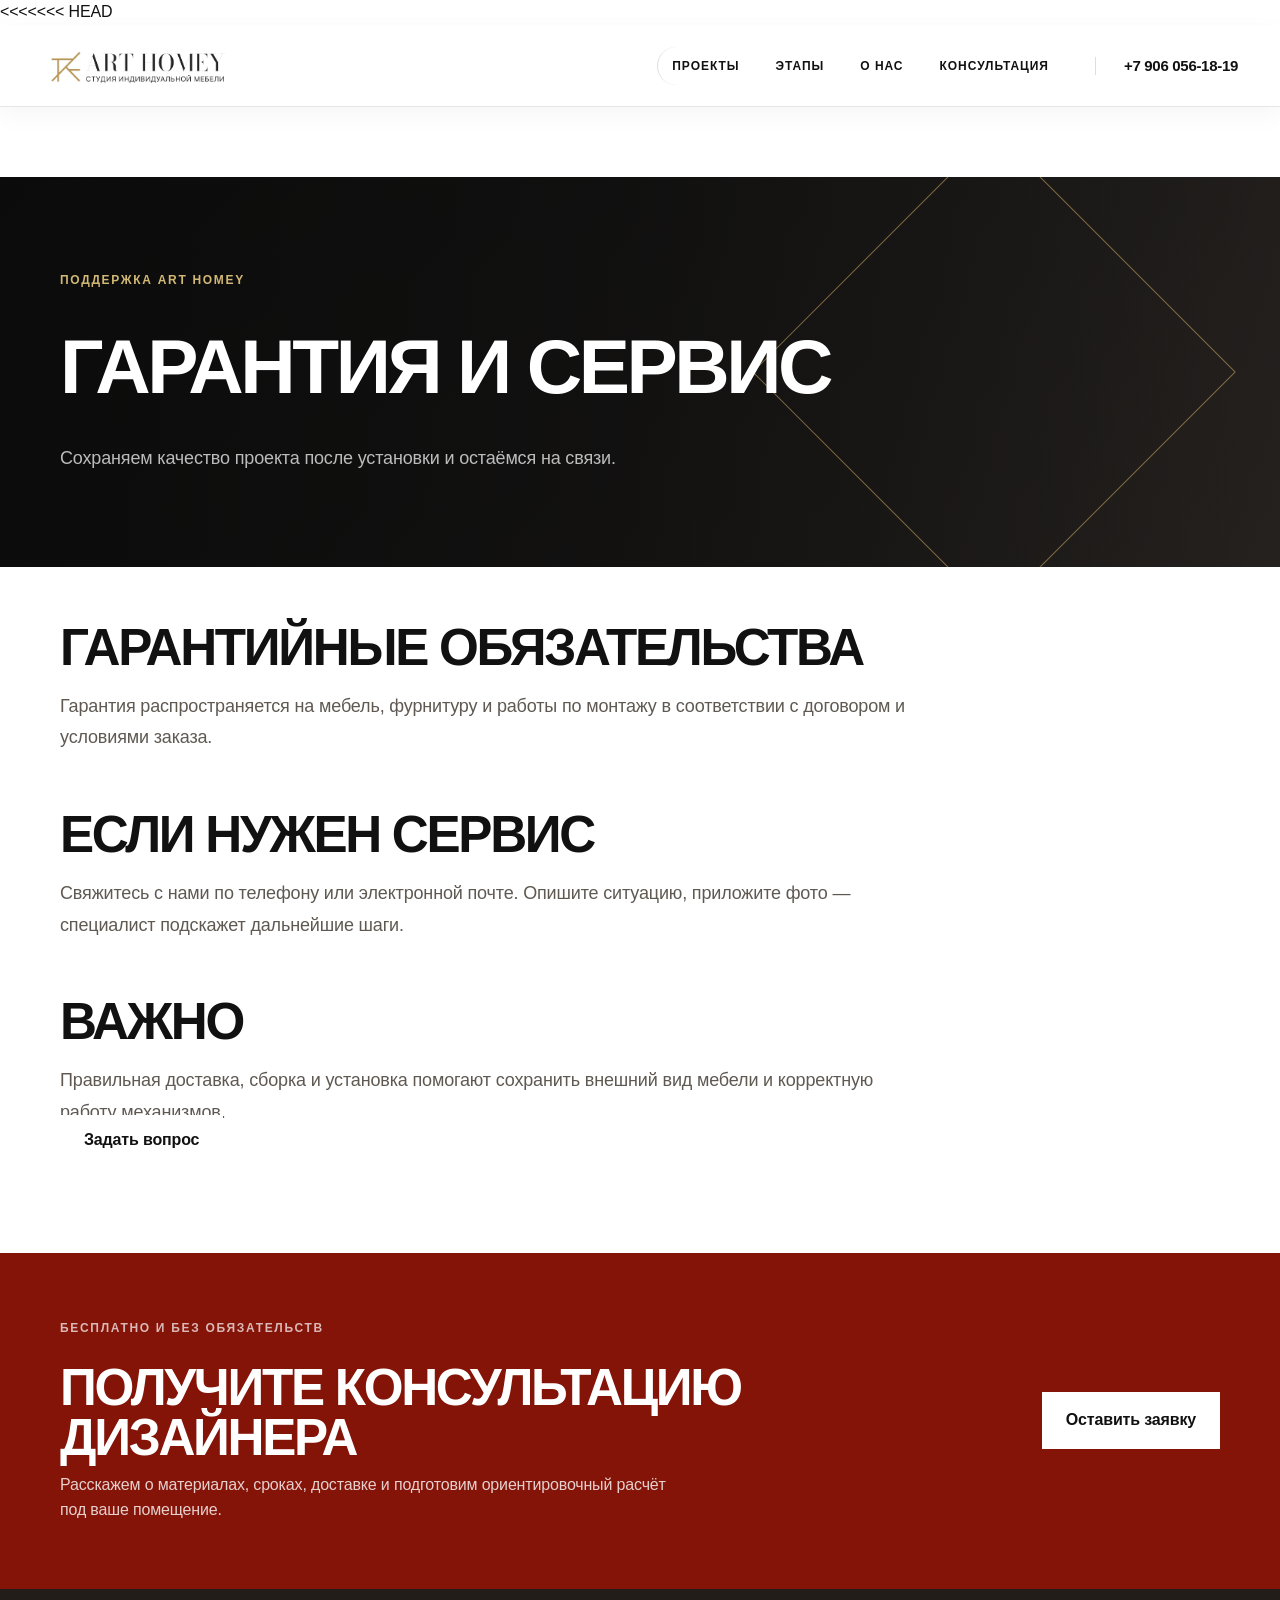
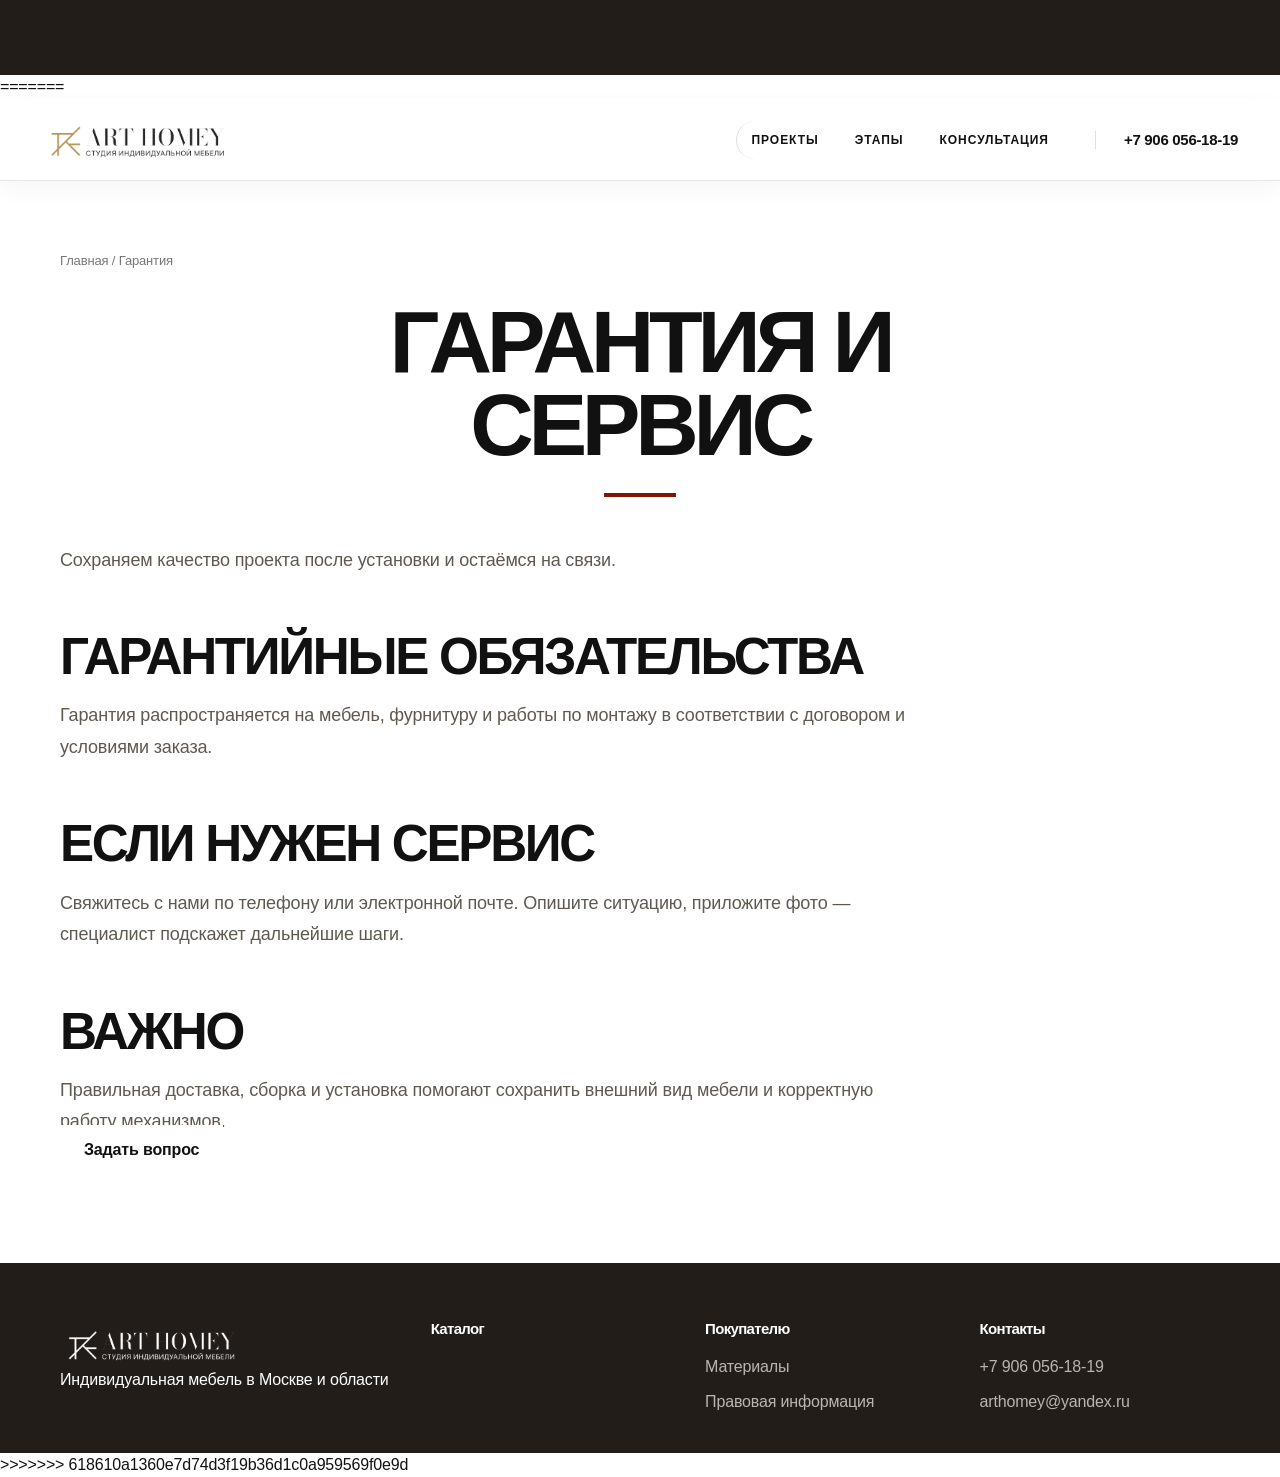
<file: warranty.html>
<<<<<<< HEAD
<!doctype html>
<html lang="ru">

<head>
    <meta charset="utf-8">
    <meta name="viewport" content="width=device-width,initial-scale=1">
    <title>Гарантия — ART HOMEY</title>
    <meta name="description" content="Гарантия и сервис на мебель ART HOMEY: условия, обязательства и порядок обращения.">

    <link rel="stylesheet" href="style.css">
    <link rel="stylesheet" href="catalog.css">
</head>

<body class="catalog-page projects-page">

    <header class="header">
        <div class="container header__inner">

            <a href="index.html" class="logo">
                <img src="images/logo.png"
                    alt="ART HOMEY — студия индивидуальной мебели">
            </a>

            <nav class="nav" id="nav">
                <a href="projects.html">Проекты</a>
                <a href="process.html">Этапы</a>
                <a href="about.html">О нас</a>
                <a href="index.html#order" class="nav__cta">
                    Консультация
                </a>
            </nav>

            <a class="header__phone" href="tel:+79060561819">
                +7 906 056-18-19
            </a>

            <button class="burger" id="burgerBtn" aria-label="Открыть меню">
                <span></span>
                <span></span>
                <span></span>
            </button>

        </div>
    </header>

    <main class="service-page legal-page">

        <section class="subhero subhero--legal">
            <div class="container subhero__inner">
                <p class="eyebrow">Поддержка ART HOMEY</p>

                <h1>Гарантия и сервис</h1>

                <p>
                    Сохраняем качество проекта после установки
                    и остаёмся на связи.
                </p>
            </div>
        </section>

        <section class="service-content-section">
            <div class="container">
                <div class="service-content">

                    <h2>Гарантийные обязательства</h2>

                    <p>
                        Гарантия распространяется на мебель, фурнитуру
                        и работы по монтажу в соответствии с договором
                        и условиями заказа.
                    </p>

                    <h2>Если нужен сервис</h2>

                    <p>
                        Свяжитесь с нами по телефону или электронной почте.
                        Опишите ситуацию, приложите фото — специалист
                        подскажет дальнейшие шаги.
                    </p>

                    <h2>Важно</h2>

                    <p>
                        Правильная доставка, сборка и установка помогают
                        сохранить внешний вид мебели и корректную работу
                        механизмов.
                    </p>

                    <a class="btn-light" href="index.html#order">
                        Задать вопрос
                    </a>

                </div>
            </div>
        </section>

    </main>

    <section class="consultation">
        <div class="container consultation__inner">

            <div>
                <p class="eyebrow">Бесплатно и без обязательств</p>

                <h2>Получите консультацию дизайнера</h2>

                <p>
                    Расскажем о материалах, сроках, доставке и подготовим
                    ориентировочный расчёт под ваше помещение.
                </p>
            </div>

            <a class="btn-light" href="index.html#order">
                Оставить заявку
            </a>

        </div>
    </section>

    <footer class="site-footer"></footer>

    <script src="app.js"></script>

</body>

</html>
=======
<!doctype html><html lang="ru"><head><meta charset="utf-8"><meta name="viewport" content="width=device-width,initial-scale=1"><title>Гарантия — ART HOMEY</title><link rel="stylesheet" href="style.css"><link rel="stylesheet" href="catalog.css"></head><body class="catalog-page"><header class="header"><div class="container header__inner"><a href="index.html" class="logo"><img src="images/logo.png" alt="ART HOMEY — студия индивидуальной мебели"></a><nav class="nav" id="nav"><a href="projects.html">Проекты</a><a href="process.html">Этапы</a><a href="index.html#order" class="nav__cta">Консультация</a></nav><a class="header__phone" href="tel:+79060561819">+7 906 056-18-19</a><button class="burger" id="burgerBtn" aria-label="Открыть меню"><span></span><span></span><span></span></button></div></header><main class="service-page"><div class="container"><div class="crumbs"><a href="index.html">Главная</a> / Гарантия</div><h1>Гарантия и сервис</h1><div class="service-content"><p class="section-lead">Сохраняем качество проекта после установки и остаёмся на связи.</p><h2>Гарантийные обязательства</h2><p>Гарантия распространяется на мебель, фурнитуру и работы по монтажу в соответствии с договором и условиями заказа.</p><h2>Если нужен сервис</h2><p>Свяжитесь с нами по телефону или электронной почте. Опишите ситуацию, приложите фото — специалист подскажет дальнейшие шаги.</p><h2>Важно</h2><p>Правильная доставка, сборка и установка помогают сохранить внешний вид мебели и корректную работу механизмов.</p><a class="btn-light" href="index.html#order">Задать вопрос</a></div></div></main><footer class="site-footer"><div class="container site-footer__grid"><div><img src="images/logo.png" alt="ART HOMEY" style="width:180px;filter:brightness(0) invert(1)"><p>Индивидуальная мебель в Москве и области</p></div><div><h3>Каталог</h3></div><div><h3>Покупателю</h3><a href="materials.html">Материалы</a><a href="privacy.html">Правовая информация</a></div><div><h3>Контакты</h3><a href="tel:+79060561819">+7 906 056-18-19</a><a href="mailto:arthomey@yandex.ru">arthomey@yandex.ru</a></div></div></footer><script src="app.js"></script></body></html>
>>>>>>> 618610a1360e7d74d3f19b36d1c0a959569f0e9d
</file>
<file: style.css>
:root {
  /* Buyer item: neutral by default, neutral highlight on hover */
}
.home-page .header--transparent .nav-tree__trigger { background: transparent !important; color: rgba(255,255,255,.94) !important; }
.home-page .header--transparent .nav-tree:hover .nav-tree__trigger { background: rgba(255,255,255,.13) !important; color: #fff !important; }
.home-page .header--transparent .nav-tree:hover .nav-tree__trigger::after { display: none !important; }
.projects-page .nav-tree__trigger { background: transparent !important; color: inherit !important; }
.projects-page .nav-tree:hover .nav-tree__trigger, .projects-page .nav-tree.is-open .nav-tree__trigger { background: rgba(17,17,17,.06) !important; color: inherit !important; }

:root {
  --bg: #F4EFE8;
  --text: #251F1B;
  --accent: #A85F43;
  --accent-dark: #7D402F;
  --wood: #8A6548;
  --butter: #D6AD66;
  --moss: #59614B;
  --white: #FFFFFF;
  --muted: #6B6B6B;

  --font-display: 'Manrope', system-ui, sans-serif;
  --font-body: 'Manrope', system-ui, sans-serif;
}

html { scroll-behavior: smooth; }

section[id] {
  scroll-margin-top: 80px;
}

* {
  margin: 0;
  padding: 0;
  box-sizing: border-box;
}

.visually-hidden {
  position: absolute !important;
  width: 1px !important;
  height: 1px !important;
  padding: 0 !important;
  margin: -1px !important;
  overflow: hidden !important;
  clip: rect(0, 0, 0, 0) !important;
  white-space: nowrap !important;
  border: 0 !important;
}

body {
  font-family: var(--font-body);
  color: var(--text);
  background: var(--bg);
  line-height: 1.5;
  overflow-x: hidden;
}

h1, h2, h3 {
  font-family: var(--font-display);
  line-height: 1.1;
}

img { max-width: 100%; display: block; }
a { text-decoration: none; color: inherit; }
.container {
  max-width: 1140px;
  margin: 0 auto;
  padding: 0 24px;
}

/* Header */
.header {
  position: sticky;
  top: 0;
  background: color-mix(in srgb, var(--bg) 92%, transparent);
  z-index: 10;
  border-bottom: 1px solid rgba(34,29,25,0.1);
  backdrop-filter: blur(12px);
}

.header__inner {
  display: flex;
  align-items: center;
  justify-content: space-between;
  min-height: 78px;
  padding: 16px 24px;
}

.logo {
  font-family: var(--font-display);
  font-weight: 600;
  font-size: 20px;
}

.logo span {
  display: block;
  font-size: 12px;
  font-family: var(--font-body);
  font-weight: 400;
  color: var(--accent);
}

.nav {
  display: flex;
  gap: 32px;
}

.nav a {
  font-size: 15px;
  transition: color 0.2s;
}

.nav a:hover {
  color: var(--accent);
}

.nav a { position: relative; padding: 10px 0; }
.nav a::after { content: ''; position: absolute; left: 0; right: 0; bottom: 2px; height: 1px; background: var(--accent); transform: scaleX(0); transform-origin: right; transition: transform .25s ease; }
.nav a:hover::after { transform: scaleX(1); transform-origin: left; }
.nav__cta { cursor: pointer; }

.header__phone {
  font-weight: 500;
  border: 1px solid var(--text);
  padding: 8px 18px;
  border-radius: 2px;
  transition: background 0.2s, color 0.2s;
}

.header__phone:hover {
  background: var(--text);
  color: var(--white);
}

/* Hero */
.hero {
  padding: clamp(54px, 7vw, 104px) 0;
}

.hero__inner {
  display: grid;
  grid-template-columns: 1fr 1fr;
  gap: 60px;
  align-items: center;
}

.hero__text h1 {
  font-size: clamp(32px, 4vw, 52px);
  font-weight: 600;
  margin-bottom: 20px;
}

.hero__lead {
  font-size: 17px;
  max-width: 420px;
  margin-bottom: 32px;
  color: rgba(34,29,25,0.75);
}

.hero__form {
  display: flex;
  flex-direction: column;
  gap: 12px;
  max-width: 360px;
}

.hero__form input {
  padding: 14px 16px;
  border: 1px solid rgba(34,29,25,0.2);
  background: var(--white);
  font-family: var(--font-body);
  font-size: 15px;
  border-radius: 2px;
}

.hero__form input:focus {
  outline: 2px solid var(--accent);
  outline-offset: 1px;
}

.hero__form button {
  padding: 14px 16px;
  background: var(--accent);
  color: var(--white);
  border: none;
  font-family: var(--font-body);
  font-weight: 500;
  font-size: 15px;
  cursor: pointer;
  border-radius: 2px;
  transition: background 0.2s;
}

.hero__form button:hover {
  background: #4a5740;
}

.hero__form button:disabled,
.cta__form button:disabled {
  cursor: wait;
  opacity: .72;
}

.form-status {
  min-height: 0;
  margin: 8px 0 0;
  color: var(--accent);
  font-size: 14px;
  font-weight: 600;
  line-height: 1.45;
  opacity: 0;
  transform: translateY(-6px);
  transition: opacity .3s ease, transform .3s ease, min-height .3s ease;
}

.form-status.is-visible {
  min-height: 24px;
  opacity: 1;
  transform: translateY(0);
}

button.is-loading {
  cursor: wait;
  opacity: 0.75;
  pointer-events: none;
}

.hero__note {
  font-size: 12px;
  color: rgba(34,29,25,0.55);
}

.hero__image {
  aspect-ratio: 4/5;
<<<<<<< HEAD
  background: linear-gradient(135deg, rgba(34,29,25,.05), rgba(34,29,25,.25)), url('images/hero-interior.webp') center/cover;
=======
  background: linear-gradient(135deg, rgba(34,29,25,.05), rgba(34,29,25,.25)), url('images/hero-interior.png') center/cover;
>>>>>>> 618610a1360e7d74d3f19b36d1c0a959569f0e9d
  color: var(--white);
  display: flex;
  align-items: center;
  justify-content: center;
  font-family: var(--font-display);
}

.hero__image-label {
  align-self: flex-end;
  margin: 24px;
  padding: 10px 14px;
  background: rgba(34,29,25,.72);
  color: #fff;
  font-family: var(--font-body);
  font-size: 13px;
  line-height: 1.35;
  max-width: 220px;
}

.catalog-nav { background: #f0ede8; padding: 72px 0; }
.catalog-nav__intro { display:flex; align-items:end; justify-content:space-between; gap:24px; margin-bottom:34px; }
.catalog-nav__intro h2 { margin:0; }
.catalog-nav__all { color:var(--accent); font-weight:700; }
.catalog-nav__grid { display:grid; grid-template-columns:repeat(3,1fr); border-top:1px solid var(--line); }
.catalog-nav__grid a { padding:24px 18px 24px 0; border-bottom:1px solid var(--line); color:var(--text); }
.catalog-nav__grid strong, .catalog-nav__grid span { display:block; }
.catalog-nav__grid strong { font-size:20px; margin-bottom:7px; }
.catalog-nav__grid span { color:var(--muted); font-size:14px; }
.nav-tree { position:relative; }
.nav-tree { display:grid; place-items:center; min-height:48px; border-right:1px solid var(--line); }
.nav-tree:hover, .nav-tree.is-open { color:var(--white); background:var(--accent); }
.nav-tree__trigger { width:100%; height:48px; border:0; background:transparent; color:inherit; cursor:pointer; font:inherit; font-size:14px; font-weight:600; text-transform:uppercase; letter-spacing:.06em; padding:0; }
.nav-tree__trigger span { display:inline-block; margin-left:6px; transition:transform .2s ease; }
.nav-tree.is-open .nav-tree__trigger span { transform:rotate(180deg); }
.nav-tree__menu { position:absolute; z-index:20; top:calc(100% + 16px); left:-18px; min-width:220px; margin:0; padding:10px 0; list-style:none; background:#fff; border:1px solid var(--line); box-shadow:0 18px 34px rgba(31,27,24,.12); }
.nav-tree__menu li a { display:block; padding:11px 18px; color:var(--text); white-space:nowrap; }
.nav-tree__menu li a:hover { background:var(--soft); color:var(--accent); }
@media (max-width: 800px) {
  .nav-tree { display:block; min-height:48px; border-right:0; border-bottom:1px solid var(--line); }
  .nav-tree__trigger { text-align:left; padding:0 20px; }
  .nav-tree__menu { position:static; min-width:0; margin-top:12px; box-shadow:none; border-color:rgba(255,255,255,.25); background:transparent; }
  .nav-tree__menu li a { color:inherit; padding:9px 0 9px 16px; }
  .nav-tree__menu li a:hover { background:transparent; color:var(--accent); }
}
.delivery { padding:96px 0; }
.delivery__heading { display:grid; grid-template-columns:1fr .7fr; gap:60px; margin-bottom:48px; }
.delivery__grid { display:grid; grid-template-columns:repeat(4,1fr); border-top:1px solid var(--line); }
.delivery__grid article { padding:24px 22px 0 0; border-right:1px solid var(--line); margin-right:22px; }
.delivery__grid article:last-child { border-right:0; }
.delivery__grid span { color:var(--accent); font-weight:800; }
.delivery__grid h3 { margin:42px 0 10px; font-size:22px; }
.delivery__grid p { color:var(--muted); line-height:1.65; }
.consultation { background:var(--accent); color:#fff; padding:66px 0; }
.consultation__inner { display:flex; align-items:center; justify-content:space-between; gap:40px; }
.consultation h2 { color:#fff; margin:10px 0; }
.consultation p:not(.eyebrow) { color:rgba(255,255,255,.8); max-width:610px; }
.consultation .eyebrow { color:rgba(255,255,255,.7); }
.btn-light { background:#fff; color:var(--text); padding:16px 24px; font-weight:800; white-space:nowrap; }
.footer__grid { display:grid; grid-template-columns:1.4fr repeat(3,1fr); gap:36px; }
.footer__grid h3 { color:#fff; margin:0 0 18px; font-size:15px; }
.footer__grid a, .footer__grid span { display:block; color:#a8a9ad; margin:0 0 11px; }
.footer__grid a:hover { color:#fff; }
.footer__brand small { display:block; color:#a8a9ad; margin-top:16px; }
.footer__bottom { border-top:1px solid rgba(255,255,255,.12); margin-top:42px; padding-top:20px; display:flex; justify-content:space-between; gap:20px; color:#777b80; font-size:12px; }

/* Responsive */
@media (max-width: 800px) {
  .catalog-nav__intro, .delivery__heading, .consultation__inner { display:block; }
  .catalog-nav__all { display:inline-block; margin-top:18px; }
  .catalog-nav__grid { grid-template-columns:repeat(2,1fr); }
  .catalog-nav__grid a { padding-right:12px; }
  .delivery__grid { grid-template-columns:repeat(2,1fr); gap:24px 0; }
  .delivery__grid article { border-right:0; margin-right:12px; }
  .consultation .btn-light { display:inline-block; margin-top:18px; }
  .footer__grid { grid-template-columns:repeat(2,1fr); }
  .footer__bottom { display:block; }
  .footer__bottom > * { display:block; margin-bottom:8px; }
  .hero {
    padding: 0;
  }

  .hero__inner {
    grid-template-columns: 1fr;
    display: block;
    position: relative;
    padding: 0;
    min-height: 100svh;
  }

  .hero__image {
    position: absolute;
    inset: 0;
    z-index: -1;
    aspect-ratio: unset;
    height: 100%;
  }

  .hero__image::after {
    content: '';
    position: absolute;
    inset: 0;
    background: linear-gradient(180deg, rgba(34,29,25,0.15) 0%, rgba(34,29,25,0.9) 85%);
  }

  .hero__text {
    position: relative;
    z-index: 1;
    padding: 32px 24px 48px;
    display: flex;
    flex-direction: column;
    justify-content: flex-end;
    min-height: 100svh;
    color: var(--white);
  }

  .hero__lead {
    color: rgba(250,248,244,0.85);
  }
}
/* Projects */
.projects {
  padding: 80px 0;
}

.projects h2 {
  font-size: clamp(28px, 3vw, 40px);
  margin-bottom: 12px;
}

.section-lead {
  color: rgba(34,29,25,0.7);
  max-width: 500px;
  margin-bottom: 48px;
}

.projects__grid {
  display: grid;
  grid-template-columns: repeat(3, 1fr);
  gap: 32px;
  margin-bottom: 40px;
}

.project-card__image {
  aspect-ratio: 4/3;
  background: rgba(34,29,25,0.06);
  display: flex;
  align-items: center;
  justify-content: center;
  color: rgba(34,29,25,0.4);
  margin-bottom: 16px;
}

.project-card h3 {
  font-size: 18px;
  font-weight: 600;
  margin-bottom: 6px;
}

.project-card__price {
  color: var(--accent);
  font-weight: 500;
  margin-bottom: 8px;
}

.project-card__desc {
  font-size: 14px;
  color: rgba(34,29,25,0.6);
}

.link-more {
  font-weight: 500;
  border-bottom: 1px solid var(--text);
  padding-bottom: 2px;
}

@media (max-width: 800px) {
  .projects__grid {
    grid-template-columns: 1fr;
  }
}
/* Process */
.process {
  padding: 80px 0;
  background: var(--white);
}

.process__list {
  list-style: none;
  display: grid;
  grid-template-columns: repeat(4, 1fr);
  gap: 40px;
  margin-top: 48px;
}

.process__item {
  display: flex;
  flex-direction: column;
  gap: 12px;
  border-top: 2px solid var(--accent);
  padding-top: 16px;
}

.process__num {
  font-family: var(--font-display);
  font-size: 28px;
  color: var(--wood);
}

.process__item h3 {
  font-size: 17px;
  font-weight: 600;
}

.process__item p {
  font-size: 14px;
  color: rgba(34,29,25,0.65);
}

@media (max-width: 800px) {
  .process__list {
    grid-template-columns: 1fr;
  }
}
/* Categories */
.categories {
  padding: 80px 0;
}

.categories__grid {
  display: grid;
  grid-template-columns: repeat(3, 1fr);
  gap: 1px;
  background: rgba(34,29,25,0.1);
  margin-top: 48px;
  border: 1px solid rgba(34,29,25,0.1);
}

.category {
  background: var(--bg);
  padding: 32px;
}

.category__image {
  aspect-ratio: 16/10;
  background: rgba(34,29,25,0.06);
  display: flex;
  align-items: center;
  justify-content: center;
  color: rgba(34,29,25,0.4);
  margin-bottom: 16px;
}

.category h3 {
  font-size: 17px;
  font-weight: 600;
  margin-bottom: 4px;
}

.category p {
  color: var(--accent);
  font-size: 14px;
  font-weight: 500;
}

@media (max-width: 800px) {
  .categories__grid {
    grid-template-columns: 1fr;
  }
}
/* Reviews */
.reviews {
  padding: 80px 0;
  background: var(--white);
}

.reviews__grid {
  display: grid;
  grid-template-columns: repeat(3, 1fr);
  gap: 32px;
  margin-top: 48px;
}

.review p {
  font-size: 16px;
  margin-bottom: 16px;
}

.review cite {
  font-style: normal;
  font-size: 14px;
  color: rgba(34,29,25,0.6);
}

/* CTA */
.cta {
  padding: 80px 0;
  background: var(--text);
  color: var(--white);
}

.cta__inner {
  display: grid;
  grid-template-columns: 1fr 1fr;
  gap: 60px;
  align-items: center;
}

.cta h2 {
  font-size: clamp(26px, 3vw, 36px);
  margin-bottom: 12px;
}

.cta p {
  color: rgba(250,248,244,0.7);
}

.cta__form {
  display: flex;
  flex-direction: column;
  gap: 12px;
}

.cta__form input {
  padding: 14px 16px;
  border: 1px solid rgba(250,248,244,0.25);
  background: transparent;
  color: var(--white);
  font-family: var(--font-body);
  font-size: 15px;
  border-radius: 2px;
}

.cta__form input::placeholder {
  color: rgba(250,248,244,0.5);
}

.cta__form button {
  padding: 14px 16px;
  background: var(--accent);
  color: var(--white);
  border: none;
  font-weight: 500;
  cursor: pointer;
  border-radius: 2px;
  transition: background 0.2s;
}

.cta__form button:hover {
  background: #6c7c5c;
}

/* Footer */
.footer {
  padding: 40px 0;
}

.footer__inner {
  display: flex;
  justify-content: space-between;
  align-items: center;
}

.footer__contacts {
  display: flex;
  gap: 24px;
}

@media (max-width: 800px) {
  .reviews__grid {
    grid-template-columns: 1fr;
  }
  .cta__inner {
    grid-template-columns: 1fr;
  }
  .footer__inner {
    flex-direction: column;
    gap: 16px;
    text-align: center;
  }
}
/* Burger button — скрыт на десктопе */
.burger {
  display: none;
  flex-direction: column;
  gap: 5px;
  background: none;
  border: none;
  cursor: pointer;
  padding: 4px;
}

.burger span {
  width: 24px;
  height: 2px;
  background: var(--text);
  transition: transform 0.2s, opacity 0.2s;
}

.burger.open span:nth-child(1) {
  transform: translateY(7px) rotate(45deg);
}

.burger.open span:nth-child(2) {
  opacity: 0;
}

.burger.open span:nth-child(3) {
  transform: translateY(-7px) rotate(-45deg);
}

@media (max-width: 800px) {
  .burger {
    display: flex;
  }

  .nav {
    display: none;
    position: absolute;
    top: 100%;
    left: 0;
    right: 0;
    background: var(--bg);
    flex-direction: column;
    gap: 0;
    border-bottom: 1px solid rgba(34,29,25,0.1);
  }

  .nav.open {
    display: flex;
  }

  .nav a {
    padding: 16px 24px;
    border-top: 1px solid rgba(34,29,25,0.08);
  }

  .header__phone {
    display: none;
  }
}

@media (prefers-reduced-motion: reduce) {
  html {
    scroll-behavior: auto;
  }
}

/* Stage 1: cleaner first-screen rhythm and safer mobile composition */
.catalog-nav {
  padding-block: clamp(2.75rem, 6vw, 5.5rem);
}

.catalog-nav__intro {
  display: grid;
  grid-template-columns: minmax(0, 1fr) auto;
  align-items: end;
  gap: 1rem 2rem;
  margin-bottom: clamp(1.75rem, 4vw, 3rem);
}

.catalog-nav__intro .eyebrow,
.catalog-nav__intro h2 {
  grid-column: 1;
}

.catalog-nav__intro h2 {
  margin-bottom: 0;
}

.catalog-nav__all {
  grid-column: 2;
  grid-row: 1 / span 2;
  align-self: end;
  white-space: nowrap;
}

.catalog-nav__grid {
  gap: clamp(.65rem, 1.5vw, 1.25rem);
}

.catalog-nav__grid a {
  min-height: 8.5rem;
  display: flex;
  flex-direction: column;
  justify-content: flex-end;
}

.hero__inner {
  gap: clamp(2rem, 6vw, 6rem);
}

.hero__text {
  max-width: 38rem;
}

.hero__image {
  min-height: clamp(26rem, 52vw, 42rem);
}

@media (max-width: 700px) {
  .catalog-nav__intro {
    display: block;
  }

  .catalog-nav__all {
    display: inline-block;
    margin-top: 1rem;
  }

  .catalog-nav__grid a {
    min-height: 7.25rem;
  }

  .hero__image {
    min-height: 22rem;
  }
}

/* Stage 2: project cards read as a compact portfolio */
.projects__grid {
  align-items: start;
}

.project-card {
  overflow: hidden;
  transition: transform .28s ease, box-shadow .28s ease;
}

.project-card:hover {
  transform: translateY(-5px);
  box-shadow: 0 18px 42px rgba(24, 23, 21, .10);
}

.project-card .slider {
  overflow: hidden;
  border-radius: inherit;
}

.project-card .slider__track {
  transition: transform .55s cubic-bezier(.22, 1, .36, 1);
}

.project-card h3 {
  margin-top: 22px;
  line-height: 1.2;
}

.project-card__price {
  margin-top: 10px;
  font-variant-numeric: tabular-nums;
}

.project-card__desc {
  min-height: 3.2em;
}

.link-more {
  display: inline-flex;
  align-items: center;
  gap: .5rem;
  margin-top: 2.25rem;
  transition: gap .2s ease;
}

.link-more:hover { gap: .8rem; }

@media (max-width: 700px) {
  .project-card:hover {
    transform: none;
    box-shadow: none;
  }

  .project-card__desc {
    min-height: 0;
  }
}

/* Unified secondary pages */
.nav a[aria-current="page"] {
  background: var(--accent);
  color: var(--white);
}

.subhero {
  position: relative;
  min-height: 490px;
  overflow: hidden;
  background-color: #171717;
  background-size: cover;
  background-position: center;
  color: var(--white);
}

.subhero::before {
  content: '';
  position: absolute;
  inset: 0;
  background: linear-gradient(90deg, rgba(10,10,10,.88) 0%, rgba(10,10,10,.66) 48%, rgba(10,10,10,.2) 100%);
}

.subhero--projects {
  background-image: url('https://images.unsplash.com/photo-1616486338812-3dadae4b4ace?w=1800&h=900&fit=crop');
}

.subhero--process {
  background-image: url('https://images.unsplash.com/photo-1600585154340-be6161a56a0c?w=1800&h=900&fit=crop');
}

.subhero--legal {
  min-height: 390px;
  background-image: linear-gradient(135deg, #151515, #2c2724);
}

.subhero--legal::after {
  content: '';
  position: absolute;
  width: 340px;
  height: 340px;
  right: 9vw;
  top: 50%;
  border: 1px solid rgba(184,154,90,.65);
  transform: translateY(-50%) rotate(45deg);
}

.subhero__inner {
  position: relative;
  z-index: 1;
  min-height: inherit;
  display: flex;
  flex-direction: column;
  justify-content: center;
  align-items: flex-start;
  padding-top: 80px;
  padding-bottom: 80px;
}

.subhero .eyebrow {
  margin-bottom: 24px;
  color: #d2b875;
}

.subhero h1 {
  max-width: 920px;
  margin-bottom: 25px;
  font-size: clamp(3rem, 7vw, 6.9rem);
  font-weight: 700;
  line-height: .92;
  text-transform: uppercase;
}

.subhero__inner > p:last-child {
  max-width: 680px;
  color: rgba(255,255,255,.72);
  font-size: 18px;
}

.section-heading {
  display: grid;
  grid-template-columns: 1.15fr .85fr;
  gap: 50px;
  align-items: end;
  margin-bottom: 55px;
}

.section-heading .section-lead { margin: 0; }

.projects--catalog { background: var(--soft); }

.projects--catalog .projects__grid--full {
  display: grid;
  grid-template-columns: repeat(2, minmax(0, 1fr));
  gap: 28px;
}

.projects--catalog .project-card {
  min-width: 0;
  padding-bottom: 28px;
  background: var(--white);
}

.projects--catalog .project-card:nth-child(3n + 1) {
  grid-column: span 2;
}

.projects--catalog .project-card:nth-child(3n + 1) .scroll-gallery__item {
  aspect-ratio: 16 / 8;
}

.scroll-gallery {
  gap: 1px;
  margin-bottom: 25px;
  border-radius: 0;
  background: #d2d2ce;
}

.scroll-gallery__item {
  position: relative;
  flex-basis: 88%;
  min-height: 300px;
  align-items: flex-end;
  justify-content: flex-start;
  padding: 22px;
  background-size: cover;
  background-position: center;
  color: rgba(255,255,255,.92);
  font-size: 12px;
  font-weight: 700;
  letter-spacing: .09em;
  text-transform: uppercase;
  text-shadow: 0 1px 12px rgba(0,0,0,.7);
}

.project-card:nth-child(1) .scroll-gallery__item { background-image: linear-gradient(180deg, transparent 55%, rgba(0,0,0,.55)), url('https://optim.tildacdn.com/tild6465-6564-4561-a161-336163393330/-/resize/800x500/-/format/webp/___-________88__.jpeg.webp'); }
.project-card:nth-child(2) .scroll-gallery__item { background-image: linear-gradient(180deg, transparent 55%, rgba(0,0,0,.55)), url('https://optim.tildacdn.com/tild3932-3732-4661-b562-303837393834/-/resize/800x500/-/format/webp/__.jpeg.webp'); }
.project-card:nth-child(3) .scroll-gallery__item { background-image: linear-gradient(180deg, transparent 55%, rgba(0,0,0,.55)), url('https://optim.tildacdn.com/tild6438-6164-4864-b364-353531616663/-/resize/800x500/-/format/webp/___.jpeg.webp'); }
.project-card:nth-child(4) .scroll-gallery__item { background-image: linear-gradient(180deg, transparent 55%, rgba(0,0,0,.55)), url('https://images.unsplash.com/photo-1616486338812-3dadae4b4ace?w=1100&h=850&fit=crop'); }
.project-card:nth-child(5) .scroll-gallery__item { background-image: linear-gradient(180deg, transparent 55%, rgba(0,0,0,.55)), url('https://images.unsplash.com/photo-1497366216548-37526070297c?w=1100&h=850&fit=crop'); }
.project-card:nth-child(6) .scroll-gallery__item { background-image: linear-gradient(180deg, transparent 55%, rgba(0,0,0,.55)), url('https://images.unsplash.com/photo-1552321554-5fefe8c9ef14?w=1100&h=850&fit=crop'); }
.scroll-gallery__item:nth-child(2) { background-position: 65% center; }
.scroll-gallery__item:nth-child(3) { background-position: 35% center; }

.cta__link {
  display: inline-grid;
  place-items: center;
  min-height: 58px;
  padding: 0 34px;
  justify-self: start;
  background: var(--white);
  color: var(--accent);
  font-size: 13px;
  font-weight: 800;
  letter-spacing: .07em;
  text-transform: uppercase;
}

.cta__link:hover { background: #111; color: var(--white); }

.timeline {
  padding: 105px 0;
  background: var(--soft);
}

.timeline h1 { margin: 0; }

.timeline__list {
  max-width: none;
  padding-left: 0;
  margin-bottom: 65px;
}

.timeline__list::before { display: none; }

.timeline__item:last-child {
  padding-bottom: 42px;
  border-bottom: 1px solid var(--line);
}

.timeline__num {
  position: static;
  width: auto;
  height: auto;
  align-items: flex-start;
  justify-content: flex-start;
  border-radius: 0;
  background: transparent;
  color: var(--accent);
  font-family: var(--font-accent);
  font-size: 64px;
  line-height: .9;
}

.timeline__row {
  grid-template-columns: 1.05fr .95fr;
  gap: clamp(28px, 6vw, 75px);
  align-items: center;
}

.timeline__item:nth-child(even) .timeline__photo { order: -1; }

.timeline__content h3 {
  margin-bottom: 20px;
  font-size: clamp(1.45rem, 2.4vw, 2.35rem);
  line-height: 1.05;
}

.timeline__content h3 span {
  display: block;
  margin-top: 9px;
  color: var(--accent);
  font-size: 13px;
  font-weight: 700;
  letter-spacing: .06em;
  text-transform: uppercase;
}

.timeline__content p,
.timeline__content ul { color: #5c5e64; }

.timeline__photo {
  min-height: 320px;
  border: 1px solid var(--line);
  background-size: cover;
  background-position: center;
  color: transparent;
  font-size: 0;
}

.timeline__item:nth-child(3n + 1) .timeline__photo { background-image: url('https://images.unsplash.com/photo-1616486338812-3dadae4b4ace?w=1000&h=750&fit=crop'); }
.timeline__item:nth-child(3n + 2) .timeline__photo { background-image: url('https://images.unsplash.com/photo-1497366216548-37526070297c?w=1000&h=750&fit=crop'); }
.timeline__item:nth-child(3n) .timeline__photo { background-image: url('https://images.unsplash.com/photo-1600585154340-be6161a56a0c?w=1000&h=750&fit=crop'); }

.legal {
<<<<<<< HEAD
  padding: 80px 0;
=======
  padding: 95px 0;
>>>>>>> 618610a1360e7d74d3f19b36d1c0a959569f0e9d
  background: var(--soft);
}

.legal__content {
<<<<<<< HEAD
  display: block;
  width: min(100% - 40px, 860px);
  max-width: 860px;
  margin: 0 auto;
  padding: clamp(28px, 5vw, 64px);
  background: var(--white);
  border: 1px solid var(--line);
}

.legal__kicker {
  margin: 0 0 10px !important;
  color: var(--accent) !important;
  font-size: 12px;
  font-weight: 800;
  letter-spacing: .1em;
  line-height: 1.4;
  text-transform: uppercase;
}

.legal__updated {
  margin: 0 0 42px !important;
  color: var(--muted) !important;
  font-size: 13px;
}

.legal__content h2 {
  margin: 0;
  padding: 24px 0 10px;
  border-top: 1px solid var(--line);
  color: var(--accent);
  font-size: 20px;
  font-weight: 700;
  line-height: 1.25;
}

.legal__content > p:not(.legal__kicker):not(.legal__updated) {
  margin: 0 0 22px;
  padding: 0;
  border: 0;
  color: var(--muted);
  font-size: 15px;
  line-height: 1.75;
}

.legal__link {
  color: var(--accent);
  font-weight: 700;
  text-decoration: underline;
  text-underline-offset: 3px;
}

@media (max-width: 600px) {
  .legal__content {
    width: min(100% - 28px, 860px);
    padding: 28px 22px;
  }

  .legal__updated {
    margin-bottom: 30px !important;
  }

  .legal__content h2 {
    padding-top: 20px;
    font-size: 18px;
  }

  .legal__content > p:not(.legal__kicker):not(.legal__updated) {
    font-size: 14px;
    line-height: 1.65;
  }
}
=======
  display: grid;
  grid-template-columns: 260px minmax(0, 1fr);
  max-width: 1120px;
  padding: clamp(28px, 5vw, 70px);
}

.legal__kicker,
.legal__updated {
  grid-column: 1 / -1;
}

.legal__kicker {
  margin-bottom: 8px !important;
  color: var(--accent) !important;
  font-size: 13px;
  font-weight: 800;
  letter-spacing: .07em;
  text-transform: uppercase;
}

.legal__updated { margin-bottom: 48px; }

.legal__content h2,
.legal__content > p:not(.legal__kicker):not(.legal__updated) {
  margin: 0;
  padding: 28px 0;
  border-top: 1px solid var(--line);
}

.legal__content h2 {
  padding-right: 35px;
  color: var(--accent);
  font-size: 17px;
  line-height: 1.35;
}

.legal__content > p:not(.legal__kicker):not(.legal__updated) { color: #55585e; }
>>>>>>> 618610a1360e7d74d3f19b36d1c0a959569f0e9d

@media (max-width: 900px) {
  .subhero { min-height: 410px; }
  .subhero h1 { font-size: clamp(2.6rem, 10vw, 5rem); }
  .section-heading { grid-template-columns: 1fr; gap: 20px; }
  .projects--catalog .projects__grid--full { grid-template-columns: 1fr; }
  .projects--catalog .project-card:nth-child(3n + 1) { grid-column: auto; }
  .projects--catalog .project-card:nth-child(3n + 1) .scroll-gallery__item { aspect-ratio: 4 / 3; }
  .timeline__item { grid-template-columns: 58px minmax(0, 1fr); gap: 18px; }
  .timeline__num { font-size: 46px; }
  .timeline__row { grid-template-columns: 1fr; }
  .timeline__item:nth-child(even) .timeline__photo { order: initial; }
  .legal__content { grid-template-columns: 1fr; }
  .legal__content h2 { padding-bottom: 8px; border-top: 1px solid var(--line); }
  .legal__content > p:not(.legal__kicker):not(.legal__updated) { padding-top: 0; border-top: 0; }
}

/* Homepage project catalogue */
.home-page .projects {
  background: #fff;
  padding: clamp(86px, 10vw, 150px) 0 110px;
}
.home-page .projects h2 {
  max-width: 820px;
  margin-bottom: 26px;
  color: #111;
  font-size: clamp(2.8rem, 6vw, 6rem) !important;
  line-height: .96 !important;
  letter-spacing: -.065em;
}
.home-page .projects .section-lead {
  max-width: 760px;
  margin-bottom: 64px;
  color: #7b7e85;
  font-size: 18px;
  line-height: 1.55;
}
.home-page .projects__grid {
  grid-template-columns: 1.45fr 1fr 1fr;
  align-items: start;
  gap: 24px;
}
.home-page .project-card {
  overflow: hidden;
  background: #fff;
  border: 1px solid #e3e3df;
  border-radius: 0;
  box-shadow: 0 12px 28px rgba(17,17,17,.045);
}
.home-page .project-card .slider {
  height: 340px;
  border-radius: 0;
}
.home-page .project-card:first-child .slider { height: 465px; }
.home-page .project-card h3 {
  margin: 0;
  padding: 28px 30px 0;
  color: #111;
  font-size: 23px;
  line-height: 1.08;
}
.home-page .project-card__price {
  margin: 28px 30px 0;
  color: var(--accent);
  font-size: 29px;
  font-weight: 800;
  letter-spacing: -.03em;
}
.home-page .project-card__desc {
  min-height: 62px;
  margin: 14px 30px 30px;
  color: #85878b;
  font-size: 16px;
  line-height: 1.45;
}
.home-page .link-more {
  display: inline-flex;
  margin-top: 42px;
  color: var(--accent);
  font-weight: 700;
}
@media (max-width: 900px) {
  .home-page .projects__grid { grid-template-columns: 1fr 1fr; }
  .home-page .project-card:first-child { grid-column: 1 / -1; }
  .home-page .project-card:first-child .slider,
  .home-page .project-card .slider { height: 310px; }
}
@media (max-width: 560px) {
  .home-page .projects__grid { grid-template-columns: 1fr; }
  .home-page .project-card:first-child { grid-column: auto; }
  .home-page .projects .section-lead { margin-bottom: 38px; font-size: 16px; }
  .home-page .project-card:first-child .slider,
  .home-page .project-card .slider { height: 280px; }
}

/* Modern footer system — shared by every HTML page */
.footer {
  margin-top: 0;
  padding: 76px 0 28px;
  background: #101111;
  border-top: 8px solid #9d170d;
}
.footer .footer__grid {
  max-width: 1280px;
  grid-template-columns: minmax(240px,1.35fr) minmax(150px,.8fr) minmax(230px,1.2fr) minmax(220px,1fr);
  gap: 56px;
}
.footer .footer__brand .logo img { width: 255px; opacity: .9; }
.footer .footer__brand p { margin: 28px 0 14px; color: #d0d0cd; font-size: 20px; font-weight: 500; }
.footer .footer__brand small { display: block; max-width: 235px; color: #7e817f; font-size: 14px; line-height: 1.5; }
.footer h3 { margin: 2px 0 24px; color: #f3f3f0; font-size: 14px; letter-spacing: .11em; text-transform: uppercase; }
.footer a, .footer span { margin-bottom: 15px; color: #939795; font-size: 16px; line-height: 1.35; transition: color .2s ease, transform .2s ease; }
.footer a:hover { color: #fff; transform: translateX(3px); }
.footer .footer__contacts { padding-left: 30px; border-left: 1px solid #303332; text-align: left; }
.footer .footer__contacts h3 { text-align: left; }
.footer .footer__contacts a:first-of-type { color: #e5e5e1; font-size: 19px; font-weight: 600; }
.footer .footer__contacts span { display: block; margin-top: 22px; color: #777b79; }
.footer .footer__bottom { max-width: 1280px; margin-top: 64px; padding-top: 23px; border-top: 1px solid #2d302f; }
.footer .footer__bottom span, .footer .footer__bottom a { margin: 0; color: #686c6a; font-size: 13px; }
.footer .footer__bottom a:hover { color: #d8d8d4; transform: none; }
.desktop-messengers { position: fixed; right: 24px; bottom: 24px; z-index: 20; display: flex; flex-direction: column; gap: 8px; }
.desktop-messengers a { display: grid; place-items: center; width: 48px; height: 48px; margin: 0; border: 1px solid rgba(255,255,255,.18); border-radius: 50%; background: #9d170d; color: #fff; font-size: 10px; font-weight: 800; letter-spacing: .04em; box-shadow: 0 8px 20px rgba(0,0,0,.25); }
.desktop-messengers a:hover { background: #bd281b; transform: translateY(-2px); }
@media (max-width: 900px) {
  .footer { padding: 58px 0 24px; }
  .footer .footer__grid { grid-template-columns: 1fr 1fr; gap: 40px 28px; }
  .footer .footer__contacts { padding-left: 0; border-left: 0; }
  .footer .footer__bottom { display: grid; gap: 10px; }
  .desktop-messengers { right: 14px; bottom: 76px; }
}
@media (max-width: 560px) {
  .footer .footer__grid { grid-template-columns: 1fr; gap: 34px; }
  .footer .footer__brand .logo img { width: 220px; }
  .footer .footer__contacts { grid-column: auto; }
  .footer .footer__bottom { margin-top: 38px; }
}

/* Keep the portfolio header aligned with the compact site navigation. */
.projects-page .header {
  height: 76px;
  background: rgba(255,255,255,.96);
}
.projects-page .header__inner {
  min-height: 76px;
  padding-top: 12px;
  padding-bottom: 12px;
  display: flex;
  align-items: center;
  gap: 28px;
}

/* Buyer navigation tree in every top header */
.nav-tree { position: relative; display: flex; align-items: center; }
.nav-tree__trigger { border: 0; background: transparent; color: inherit; cursor: pointer; font: inherit; }
.nav-tree__trigger span { display: inline-block; margin-left: 6px; transition: transform .2s ease; }
.nav-tree.is-open .nav-tree__trigger span { transform: rotate(180deg); }
.nav-tree__menu { position: absolute; z-index: 40; top: calc(100% + 14px); right: 0; min-width: 270px; margin: 0; padding: 10px 0; list-style: none; background: #fff; border: 1px solid #dededb; box-shadow: 0 18px 36px rgba(17,17,17,.16); }
.nav-tree__menu li a { display: block; padding: 12px 18px; color: #222; white-space: nowrap; font-size: 14px; }
.nav-tree__menu li a:hover { background: #f6f6f4; color: var(--accent); }
.nav-tree:not(.is-open) .nav-tree__menu { display: none; }
.home-page .header--transparent .nav-tree { justify-content: center; min-height: 46px; border-right: 1px solid rgba(255,255,255,.55); }
.home-page .header--transparent .nav-tree__trigger { width: 100%; min-height: 46px; color: rgba(255,255,255,.94); font-size: 12px; font-weight: 700; letter-spacing: .08em; text-transform: uppercase; }
.home-page .header--transparent .nav-tree__menu { right: 10px; }
.projects-page .nav-tree__trigger { min-height: 38px; padding: 0 14px; border-radius: 999px; color: var(--text); font-size: 12px; letter-spacing: .08em; text-transform: uppercase; }
.projects-page .nav-tree__trigger:hover, .projects-page .nav-tree.is-open .nav-tree__trigger { background: rgba(132,19,8,.07); color: var(--accent); }
@media (max-width: 900px) {
  .nav-tree { display: block; border-bottom: 1px solid var(--line); }
  .nav-tree__trigger { display: block; width: 100%; min-height: 48px; padding: 0 20px; text-align: left; }
  .nav-tree__menu { position: static; min-width: 0; padding: 4px 0 10px; box-shadow: none; border: 0; background: transparent; }
  .nav-tree__menu li a { padding: 10px 20px 10px 36px; color: inherit; }
  .home-page .header--transparent .nav-tree { display: block; border-right: 0; }
  .home-page .header--transparent .nav-tree__trigger { text-align: left; }
}

/* Homepage reading order */
.home-page main { display: flex; flex-direction: column; }
.home-page main > section { order: 10; }
.home-page main > #projects { order: 1; }
.home-page main > #case { order: 2; }
.home-page main > #process { order: 3; }
.home-page main > .showcase { order: 4; }
.home-page main > #materials { order: 5; }

<<<<<<< HEAD
=======
/* Homepage reading order */
.home-page main { display: flex; flex-direction: column; }
.home-page main > section { order: 10; }
.home-page main > #projects { order: 1; }
.home-page main > #case { order: 2; }
.home-page main > #process { order: 3; }
.home-page main > .showcase { order: 4; }
.home-page main > #materials { order: 5; }

>>>>>>> 618610a1360e7d74d3f19b36d1c0a959569f0e9d
/* Shared footer fallback for inner pages before JS enhancement */
.site-footer { background: #111; color: #fff; border-top: 4px solid var(--accent); }
.site-footer a { color: #aaa; }

/* One consistent footer across every page */
.footer {
  position: relative;
  margin-top: 0;
  padding: 74px 0 28px;
  background: #111;
  color: #fff;
  border-top: 64px solid #8f1209;
}
.footer .footer__grid {
  display: grid;
  grid-template-columns: 1.35fr .8fr 1.35fr 1fr;
  gap: 48px;
  align-items: start;
}
.footer .footer__brand .logo img { width: 320px; max-width: 100%; filter: brightness(0) invert(1); opacity: .95; }
.footer .footer__brand p { margin: 30px 0 28px; color: #aaa; font-size: 22px; }
.footer .footer__brand small { color: #aaa; font-size: 16px; }
.footer h3 { margin: 8px 0 26px; color: #fff; font-size: 21px; }
.footer a, .footer span { display: block; margin: 0 0 18px; color: #aaa; font-size: 18px; line-height: 1.35; }
.footer a:hover { color: #fff; }
.footer .footer__contacts { text-align: right; }
.footer .footer__contacts h3 { text-align: right; }
.footer .footer__bottom { display: flex; justify-content: space-between; gap: 24px; margin-top: 62px; padding-top: 30px; border-top: 1px solid #363636; }
.footer .footer__bottom span, .footer .footer__bottom a { margin: 0; color: #777; font-size: 15px; }
@media (max-width: 900px) {
  .footer { padding: 54px 0 24px; border-top-width: 42px; }
  .footer .footer__grid { grid-template-columns: 1fr 1fr; gap: 34px 24px; }
  .footer .footer__brand .logo img { width: 240px; }
  .footer .footer__contacts, .footer .footer__contacts h3 { text-align: left; }
  .footer .footer__bottom { display: block; }
  .footer .footer__bottom>* { margin-bottom: 12px; }
}
@media (max-width: 560px) {
  .footer .footer__grid { grid-template-columns: 1fr; }
  .footer .footer__brand p { margin: 22px 0 14px; font-size: 18px; }
  .footer a, .footer span { font-size: 16px; }
}
.projects-page .header .logo {
  order: 1;
  width: 165px;
  height: auto;
  display: block;
}
.projects-page .header .logo img { width: 165px; }
.projects-page .nav {
  order: 2;
  position: static;
  display: flex;
  height: auto;
  margin-left: auto;
  border: 0;
  gap: 26px;
}
.projects-page .nav a {
  min-height: auto;
  border: 0;
  font-size: 13px;
  letter-spacing: .04em;
  background: transparent;
  color: var(--text);
}
.projects-page .nav a:hover,
.projects-page .nav a[aria-current="page"] { color: var(--accent); background: transparent; }
.projects-page .header__phone {
  order: 3;
  margin-left: 0;
  font-size: 16px;
}
.projects-page .header__phone::after { display: none; }
@media (max-width: 900px) {
  .projects-page .header__inner { padding: 12px 20px; }
  .projects-page .header .logo { width: 145px; }
  .projects-page .header .logo img { width: 145px; }
  .projects-page .nav { display: none; }
  .projects-page .nav.open { display: grid; }
  .projects-page .header__phone { display: none; }
}

/* Full-width portfolio header: the background must span the viewport. */
.projects-page .header {
  width: 100%;
  max-width: none;
  left: 0;
  right: 0;
}
.projects-page .header__inner {
  width: 100%;
  max-width: none;
  background: transparent;
}

<<<<<<< HEAD
/* Final override: buyer menu matches the other portfolio navigation links */
.projects-page .nav-tree {
  display: flex;
  align-items: center;
  min-height: 38px;
  border: 0;
  background: transparent !important;
}

.projects-page .nav-tree__trigger {
  position: relative;
  width: auto;
  min-height: 38px;
  padding: 0 14px;
  border: 0;
  border-radius: 999px;
  background: transparent !important;
  color: var(--text) !important;
  font: inherit;
  font-size: 12px;
  font-weight: 700;
  letter-spacing: .08em;
  text-transform: uppercase;
  cursor: pointer;
  transition: background .2s ease, color .2s ease;
}

.projects-page .nav-tree__trigger:hover,
.projects-page .nav-tree.is-open .nav-tree__trigger {
  background: rgba(132, 19, 8, .07) !important;
  color: var(--accent) !important;
}

.projects-page .nav-tree__trigger span {
  display: inline-block;
  margin-left: 6px;
  transition: transform .2s ease;
}

.projects-page .nav-tree.is-open .nav-tree__trigger span {
  transform: rotate(180deg);
}

=======
>>>>>>> 618610a1360e7d74d3f19b36d1c0a959569f0e9d
/* Buyer container must match the other homepage nav items */
.home-page .header--transparent .nav-tree,
.home-page .header--transparent .nav-tree:hover,
.home-page .header--transparent .nav-tree.is-open { background: transparent !important; color: inherit !important; }
.home-page .header--transparent .nav-tree__trigger { background: transparent !important; color: rgba(255,255,255,.94) !important; }
.home-page .header--transparent .nav-tree:hover .nav-tree__trigger { background: rgba(255,255,255,.12) !important; color: #fff !important; }
.home-page .header--transparent .nav-tree__trigger::after { display:none !important; }

.home-page .header--transparent .nav-tree:hover .nav-tree__trigger { background:rgba(255,255,255,.12)!important; color:#fff!important; }

/* Neutral buyer hover — no red accent */
.home-page .header--transparent .nav-tree:hover .nav-tree__trigger { background:rgba(255,255,255,.13)!important; color:#fff!important; }
.home-page .header--transparent .nav-tree:hover .nav-tree__trigger::after { display:none!important; }
.projects-page .nav-tree:hover .nav-tree__trigger,.projects-page .nav-tree.is-open .nav-tree__trigger { background:rgba(17,17,17,.06)!important; color:inherit!important; }

/* Buyer trigger mirrors the other top-level navigation items */
.nav-tree__trigger { background: transparent!important; color: inherit!important; }
.home-page .header--transparent .nav-tree__trigger { background: transparent!important; color: rgba(255,255,255,.94)!important; }
.home-page .header--transparent .nav-tree:hover .nav-tree__trigger { background: rgba(255,255,255,.13)!important; color: #fff!important; }
.home-page .header--transparent .nav-tree:hover .nav-tree__trigger::after { display: block; }
.projects-page .nav-tree:hover .nav-tree__trigger { background: rgba(132,19,8,.07)!important; color: var(--accent)!important; }

/* No gap between buyer trigger and its hover menu */
.nav-tree__menu { top:100%!important; margin-top:0!important; }
.nav-tree:hover .nav-tree__menu, .nav-tree.is-open .nav-tree__menu { pointer-events:auto; }

/* Buyer accent appears only on hover */
.home-page .header--transparent .nav-tree__trigger { background:transparent; }
.home-page .header--transparent .nav-tree__trigger::after { display:none; }
.home-page .header--transparent .nav-tree:hover .nav-tree__trigger { background:rgba(255,255,255,.19); }
.home-page .header--transparent .nav-tree:hover .nav-tree__trigger::after { display:block; }
.projects-page .nav-tree__trigger { background:transparent; color:inherit; }
.projects-page .nav-tree:hover .nav-tree__trigger,.projects-page .nav-tree.is-open .nav-tree__trigger { background:rgba(132,19,8,.14); color:var(--accent); }

.home-page .header--transparent .nav-tree__trigger{position:relative;background:rgba(255,255,255,.13);color:#fff}.home-page .header--transparent .nav-tree__trigger::after{content:'';position:absolute;left:0;right:0;bottom:0;height:2px;background:#9d170d}.home-page .header--transparent .nav-tree:hover .nav-tree__trigger{background:rgba(255,255,255,.19);color:#fff}.projects-page .nav-tree__trigger{background:rgba(132,19,8,.08);color:var(--accent)}.projects-page .nav-tree__trigger:hover,.projects-page .nav-tree.is-open .nav-tree__trigger{background:rgba(132,19,8,.14);color:var(--accent)}

/* Buyer item matches the highlighted About item */
.home-page .header--transparent .nav-tree__trigger { position:relative; background:rgba(255,255,255,.13); color:#fff; }
.home-page .header--transparent .nav-tree__trigger::after { content:''; position:absolute; left:0; right:0; bottom:0; height:2px; background:#9d170d; }
.home-page .header--transparent .nav-tree:hover .nav-tree__trigger { background:rgba(255,255,255,.19); color:#fff; }
.projects-page .nav-tree__trigger { background:rgba(132,19,8,.08); color:var(--accent); }
.projects-page .nav-tree__trigger:hover,.projects-page .nav-tree.is-open .nav-tree__trigger { background:rgba(132,19,8,.14); color:var(--accent); }

/* Final interaction polish */
.desktop-messengers .messenger-consultation,
.desktop-messengers .messenger-consultation:hover { width:48px!important; min-width:48px!important; height:48px!important; padding:0!important; border-radius:50%!important; display:grid!important; place-items:center!important; }
.nav-tree:hover .nav-tree__menu { display:block; }
.nav-tree:hover .nav-tree__trigger { background:rgba(132,19,8,.12); color:var(--accent); }
.home-page .header--transparent .nav-tree:hover .nav-tree__trigger { background:var(--accent); color:#fff; }
.home-page .header--transparent .nav-tree:hover .nav-tree__menu { display:block; }
@media(max-width:900px){.nav-tree:hover .nav-tree__menu{display:none}.nav-tree.is-open .nav-tree__menu{display:block}}

.desktop-messengers .messenger-consultation{width:48px;min-width:48px;padding:0;border-radius:50%;background:#fff;color:#9d170d;font-size:0;letter-spacing:0}.desktop-messengers .messenger-consultation:hover{background:#f4e8e6;color:#7f1008}.desktop-messengers .messenger-consultation svg{display:block}

/* Final homepage one-line header cascade */
.home-page .header--transparent{height:82px;background:rgba(14,10,7,.76);backdrop-filter:blur(12px)}.home-page .header--transparent .header__inner{min-height:82px;padding:0 42px;display:flex;align-items:center;gap:30px}.home-page .header--transparent .logo,.home-page .header--transparent .logo img{width:190px;height:auto}.home-page .header--transparent .logo{order:1;display:block}.home-page .header--transparent .nav{order:2;position:static;display:flex;align-items:center;gap:4px;height:auto;margin-left:auto;border:0}.home-page .header--transparent .nav a{display:grid;place-items:center;min-height:40px;padding:0 13px;border:0;color:rgba(255,255,255,.94);font-size:12px;letter-spacing:.07em}.home-page .header--transparent .header__phone{order:3;margin:0;color:#fff;font-size:16px;white-space:nowrap}.home-page .header--transparent .header__phone::after{display:none}.home-page .header--transparent .nav-tree{min-height:40px;border:0}.home-page .header--transparent .nav-tree__trigger{min-height:40px;padding:0 13px;color:rgba(255,255,255,.94);font-size:12px;letter-spacing:.07em}.home-page .header--transparent .nav-tree__menu{top:calc(100% + 12px);right:0;min-width:290px;padding:10px 0;background:#fff;border:1px solid #dededb;box-shadow:0 18px 36px rgba(0,0,0,.22)}.home-page .header--transparent .nav-tree__menu li a{display:block;min-height:0;padding:13px 18px;color:#202120!important;background:#fff!important;font-size:14px;font-weight:500;letter-spacing:0;text-align:left}.home-page .header--transparent .nav-tree__menu li a:hover{color:var(--accent)!important;background:#f5f5f2!important}
@media(max-width:900px){.home-page .header--transparent{height:76px}.home-page .header--transparent .header__inner{min-height:76px;padding:0 20px}.home-page .header--transparent .logo,.home-page .header--transparent .logo img{width:150px}.home-page .header--transparent .nav{display:none;position:absolute;top:76px;left:0;right:0;margin:0;background:rgba(18,14,12,.98)}.home-page .header--transparent .nav.open{display:grid;gap:0}.home-page .header--transparent .nav a,.home-page .header--transparent .nav-tree__trigger{justify-items:start;width:100%;padding:0 20px;text-align:left}.home-page .header--transparent .nav-tree{width:100%}.home-page .header--transparent .nav-tree__menu{position:static;box-shadow:none;background:transparent;border:0}.home-page .header--transparent .nav-tree__menu li a{padding-left:36px;color:#fff!important;background:transparent!important}.home-page .header--transparent .nav-tree__menu li a:hover{background:rgba(255,255,255,.1)!important;color:#fff!important}}

/* Buyer menu final cascade */
.nav-tree{position:relative;display:flex;align-items:center}.nav-tree__trigger{border:0;background:transparent;color:inherit;cursor:pointer;font:inherit}.nav-tree__trigger span{display:inline-block;margin-left:6px;transition:transform .2s ease}.nav-tree.is-open .nav-tree__trigger span{transform:rotate(180deg)}.nav-tree__menu{position:absolute;z-index:40;top:calc(100% + 14px);right:0;min-width:270px;margin:0;padding:10px 0;list-style:none;background:#fff;border:1px solid #dededb;box-shadow:0 18px 36px rgba(17,17,17,.16)}.nav-tree__menu li a{display:block;padding:12px 18px;color:#222;white-space:nowrap;font-size:14px}.nav-tree__menu li a:hover{background:#f6f6f4;color:var(--accent)}.nav-tree:not(.is-open) .nav-tree__menu{display:none}.home-page .header--transparent .nav-tree{justify-content:center;min-height:46px;border-right:1px solid rgba(255,255,255,.55)}.home-page .header--transparent .nav-tree__trigger{width:100%;min-height:46px;color:rgba(255,255,255,.94);font-size:12px;font-weight:700;letter-spacing:.08em;text-transform:uppercase}.projects-page .nav-tree__trigger{min-height:38px;padding:0 14px;border-radius:999px;color:var(--text);font-size:12px;letter-spacing:.08em;text-transform:uppercase}.projects-page .nav-tree__trigger:hover,.projects-page .nav-tree.is-open .nav-tree__trigger{background:rgba(132,19,8,.07);color:var(--accent)}
@media(max-width:900px){.nav-tree{display:block;border-bottom:1px solid var(--line)}.nav-tree__trigger{display:block;width:100%;min-height:48px;padding:0 20px;text-align:left}.nav-tree__menu{position:static;min-width:0;padding:4px 0 10px;box-shadow:none;border:0;background:transparent}.nav-tree__menu li a{padding:10px 20px 10px 36px;color:inherit}.home-page .header--transparent .nav-tree{display:block;border-right:0}.home-page .header--transparent .nav-tree__trigger{text-align:left}}

/* Buyer link matches the other homepage links: white text by default,
   neutral hover fill, and the red underline only while hovered. */
.home-page .header--transparent .nav-tree,
.home-page .header--transparent .nav-tree:hover,
.home-page .header--transparent .nav-tree.is-open {
  background: transparent !important;
  color: #fff !important;
}
.home-page .header--transparent .nav-tree__trigger,
.home-page .header--transparent .nav-tree:hover .nav-tree__trigger,
.home-page .header--transparent .nav-tree.is-open .nav-tree__trigger {
  position: relative;
  background: transparent !important;
  color: rgba(255,255,255,.94) !important;
}
.home-page .header--transparent .nav-tree:hover .nav-tree__trigger {
  background: rgba(255,255,255,.12) !important;
}
.home-page .header--transparent .nav-tree__trigger::after {
  content: '';
  position: absolute;
  left: 0;
  right: 0;
  bottom: 0;
  height: 2px;
  background: transparent;
}
.home-page .header--transparent .nav-tree:hover .nav-tree__trigger::after {
  display: block !important;
  background: var(--accent) !important;
}

/* Modern footer final overrides */
.footer { margin-top:0; padding:76px 0 28px; background:#101111; border-top:8px solid #9d170d; }
.footer .footer__grid { max-width:1280px; grid-template-columns:minmax(240px,1.35fr) minmax(150px,.8fr) minmax(230px,1.2fr) minmax(220px,1fr); gap:56px; }
.footer .footer__brand .logo img { width:255px; opacity:.9; }
.footer .footer__brand p { margin:28px 0 14px; color:#d0d0cd; font-size:20px; font-weight:500; }
.footer .footer__brand small { display:block; max-width:235px; color:#7e817f; font-size:14px; line-height:1.5; }
.footer h3 { margin:2px 0 24px; color:#f3f3f0; font-size:14px; letter-spacing:.11em; text-transform:uppercase; }
.footer a,.footer span { margin-bottom:15px; color:#939795; font-size:16px; line-height:1.35; transition:color .2s ease,transform .2s ease; }
.footer a:hover { color:#fff; transform:translateX(3px); }
.footer .footer__contacts { padding-left:30px; border-left:1px solid #303332; text-align:left; }
.footer .footer__contacts h3 { text-align:left; }
.footer .footer__contacts a:first-of-type { color:#e5e5e1; font-size:19px; font-weight:600; }
.footer .footer__contacts span { display:block; margin-top:22px; color:#777b79; }
.footer .footer__bottom { max-width:1280px; margin-top:64px; padding-top:23px; border-top:1px solid #2d302f; }
.footer .footer__bottom span,.footer .footer__bottom a { margin:0; color:#686c6a; font-size:13px; }
.footer .footer__bottom a:hover { color:#d8d8d4; transform:none; }
.desktop-messengers { position:fixed; right:24px; bottom:24px; z-index:20; display:flex; flex-direction:column; gap:8px; }
.desktop-messengers a { display:grid; place-items:center; width:48px; height:48px; margin:0; border:1px solid rgba(255,255,255,.18); border-radius:50%; background:#9d170d; color:#fff; font-size:10px; font-weight:800; letter-spacing:.04em; box-shadow:0 8px 20px rgba(0,0,0,.25); }
.desktop-messengers a:hover { background:#bd281b; transform:translateY(-2px); }
@media(max-width:900px){.footer{padding:58px 0 24px}.footer .footer__grid{grid-template-columns:1fr 1fr;gap:40px 28px}.footer .footer__contacts{padding-left:0;border-left:0}.footer .footer__bottom{display:grid;gap:10px}.desktop-messengers{right:14px;bottom:76px}}
@media(max-width:560px){.footer .footer__grid{grid-template-columns:1fr;gap:34px}.footer .footer__brand .logo img{width:220px}.footer .footer__contacts{grid-column:auto}.footer .footer__bottom{margin-top:38px}}

/* Consultation lives beside the floating messenger actions */
.desktop-messengers .messenger-consultation { width: auto; min-width: 118px; padding: 0 16px; border-radius: 24px; background: #fff; color: #9d170d; font-size: 11px; letter-spacing: .04em; }
.desktop-messengers .messenger-consultation:hover { background: #f4e8e6; color: #7f1008; }
@media(max-width:900px){.desktop-messengers .messenger-consultation{min-width:48px;padding:0;border-radius:50%;font-size:0}.desktop-messengers .messenger-consultation::before{content:'✦';font-size:17px}}

/* Single-line homepage header and readable buyer dropdown */
.home-page .header--transparent { height: 82px; background: rgba(14,10,7,.76); backdrop-filter: blur(12px); }
.home-page .header--transparent .header__inner { min-height: 82px; padding: 0 42px; display: flex; align-items: center; gap: 30px; }
.home-page .header--transparent .logo, .home-page .header--transparent .logo img { width: 190px; height: auto; }
.home-page .header--transparent .logo { order: 1; display: block; }
.home-page .header--transparent .nav { order: 2; position: static; display: flex; align-items: center; gap: 4px; height: auto; margin-left: auto; border: 0; }
.home-page .header--transparent .nav a { display: grid; place-items: center; min-height: 40px; padding: 0 13px; border: 0; color: rgba(255,255,255,.94); font-size: 12px; letter-spacing: .07em; }
.home-page .header--transparent .header__phone { order: 3; margin: 0; color: #fff; font-size: 16px; white-space: nowrap; }
.home-page .header--transparent .header__phone::after { display: none; }
.home-page .header--transparent .nav-tree { min-height: 40px; border: 0; }
.home-page .header--transparent .nav-tree__trigger { min-height: 40px; padding: 0 13px; color: rgba(255,255,255,.94); font-size: 12px; letter-spacing: .07em; }
.home-page .header--transparent .nav-tree__menu { top: calc(100% + 12px); right: 0; min-width: 290px; padding: 10px 0; background: #fff; border: 1px solid #dededb; box-shadow: 0 18px 36px rgba(0,0,0,.22); }
.home-page .header--transparent .nav-tree__menu li a { display: block; min-height: 0; padding: 13px 18px; color: #202120 !important; background: #fff !important; font-size: 14px; font-weight: 500; letter-spacing: 0; text-align: left; }
.home-page .header--transparent .nav-tree__menu li a:hover { color: var(--accent) !important; background: #f5f5f2 !important; }
@media(max-width:900px){.home-page .header--transparent{height:76px}.home-page .header--transparent .header__inner{min-height:76px;padding:0 20px}.home-page .header--transparent .logo,.home-page .header--transparent .logo img{width:150px}.home-page .header--transparent .nav{display:none;position:absolute;top:76px;left:0;right:0;margin:0;background:rgba(18,14,12,.98)}.home-page .header--transparent .nav.open{display:grid;gap:0}.home-page .header--transparent .nav a,.home-page .header--transparent .nav-tree__trigger{justify-items:start;width:100%;padding:0 20px;text-align:left}.home-page .header--transparent .nav-tree{width:100%}.home-page .header--transparent .nav-tree__menu{position:static;box-shadow:none;background:transparent;border:0}.home-page .header--transparent .nav-tree__menu li a{padding-left:36px;color:#fff !important;background:transparent !important}.home-page .header--transparent .nav-tree__menu li a:hover{background:rgba(255,255,255,.1) !important;color:#fff !important}}

/* Final homepage catalogue overrides */
.home-page .projects { background: #fff; padding: clamp(86px, 10vw, 150px) 0 110px; }
.home-page .projects h2 { max-width: 820px; margin-bottom: 26px; color: #111; font-size: clamp(2.8rem, 6vw, 6rem) !important; line-height: .96 !important; letter-spacing: -.065em; }
.home-page .projects .section-lead { max-width: 760px; margin-bottom: 64px; color: #7b7e85; font-size: 18px; line-height: 1.55; }
.home-page .projects__grid { grid-template-columns: 1.45fr 1fr 1fr; align-items: start; gap: 24px; }
.home-page .project-card { overflow: hidden; background: #fff; border: 1px solid #e3e3df; border-radius: 0; box-shadow: 0 12px 28px rgba(17,17,17,.045); }
.home-page .project-card .slider { height: 340px; border-radius: 0; }
.home-page .project-card:first-child .slider { height: 465px; }
.home-page .project-card h3 { margin: 0; padding: 28px 30px 0; color: #111; font-size: 23px; line-height: 1.08; }
.home-page .project-card__price { margin: 28px 30px 0; color: var(--accent); font-size: 29px; font-weight: 800; letter-spacing: -.03em; }
.home-page .project-card__desc { min-height: 62px; margin: 14px 30px 30px; color: #85878b; font-size: 16px; line-height: 1.45; }
.home-page .link-more { display: inline-flex; margin-top: 42px; color: var(--accent); font-weight: 700; }
@media (max-width: 900px) { .home-page .projects__grid { grid-template-columns: 1fr 1fr; } .home-page .project-card:first-child { grid-column: 1 / -1; } .home-page .project-card:first-child .slider, .home-page .project-card .slider { height: 310px; } }
@media (max-width: 560px) { .home-page .projects__grid { grid-template-columns: 1fr; } .home-page .project-card:first-child { grid-column: auto; } .home-page .projects .section-lead { margin-bottom: 38px; font-size: 16px; } .home-page .project-card:first-child .slider, .home-page .project-card .slider { height: 280px; } }

@media (max-width: 600px) {
  .subhero { min-height: 370px; }
  .subhero__inner { padding-top: 58px; padding-bottom: 58px; }
  .subhero__inner > p:last-child { font-size: 16px; }
  .subhero--legal::after { width: 210px; height: 210px; right: -90px; }
  .scroll-gallery__item { min-height: 240px; }
  .timeline { padding: 75px 0; }
  .timeline__item { grid-template-columns: 1fr; }
  .timeline__num { margin-bottom: 4px; }
  .timeline__photo { min-height: 240px; }
  .legal { padding: 45px 0; }
}

/* Project portfolio — editorial detail layout */
.project-showcase {
  padding: 96px 0 120px;
  background: var(--white);
}

.project-showcase__heading {
  max-width: 760px;
  margin-bottom: 58px;
}

.project-showcase__heading h2 {
  margin: 10px 0 18px;
}

.project-showcase__list {
  display: grid;
  gap: 100px;
}

.work-project {
  display: grid;
  grid-template-columns: minmax(0, 1.55fr) minmax(310px, .75fr);
  gap: clamp(38px, 6vw, 86px);
  align-items: start;
  padding-bottom: 100px;
  border-bottom: 1px solid var(--line);
}

.work-project:last-child {
  padding-bottom: 0;
  border-bottom: 0;
}

.work-project__gallery {
  order: 1;
  min-width: 0;
}

.work-project__main {
  min-height: 0;
  aspect-ratio: 4 / 3;
  background-image: var(--project-image);
  background-size: cover;
  background-position: center;
  transition: background-position .35s ease;
}

.work-project__thumbs {
  display: flex;
  gap: 10px;
  margin-top: 12px;
}

.work-project__thumbs button {
  width: 82px;
  aspect-ratio: 4 / 3;
  padding: 0;
  border: 2px solid transparent;
  background-image: var(--project-image);
  background-size: 280%;
  background-position: center;
  cursor: pointer;
  opacity: .68;
  transition: opacity .2s ease, border-color .2s ease;
}

.work-project__thumbs button:nth-child(2) { background-position: left center; }
.work-project__thumbs button:nth-child(3) { background-position: right center; }
.work-project__thumbs button:hover,
.work-project__thumbs button.is-active,
.work-project__thumbs button:focus-visible {
  opacity: 1;
  border-color: var(--accent);
}

.work-project__content {
  order: 2;
  position: sticky;
  top: 110px;
  padding-top: 12px;
}

.work-project__content h3 {
  margin: 12px 0 22px;
  font-size: clamp(2rem, 3.3vw, 3.8rem);
}

.work-project__content > p:not(.eyebrow) {
  color: var(--muted);
  font-size: 16px;
}

.work-project__content dl {
  margin-top: 34px;
  border-top: 1px solid var(--line);
}

.work-project__content dl div {
  display: grid;
  grid-template-columns: 1fr 1.25fr;
  gap: 16px;
  padding: 15px 0;
  border-bottom: 1px solid var(--line);
}

.work-project__content dt {
  color: var(--muted);
  font-size: 13px;
  text-transform: uppercase;
  letter-spacing: .06em;
}

.work-project__content dd {
  margin: 0;
  font-weight: 700;
}

.work-project__button {
  display: inline-flex;
  justify-content: center;
  align-items: center;
  width: 100%;
  min-height: 56px;
  margin-top: 32px;
  padding: 12px 22px;
  border: 1px solid var(--accent);
  color: var(--accent);
  font-weight: 800;
  text-align: center;
  transition: color .2s ease, background .2s ease;
}

.work-project__button:hover {
  color: var(--white);
  background: var(--accent);
}

@media (max-width: 900px) {
  .project-showcase { padding: 72px 0 90px; }
  .project-showcase__list { gap: 72px; }
  .work-project {
    grid-template-columns: 1fr;
    gap: 30px;
    padding-bottom: 72px;
  }
  .work-project__gallery { order: 1; }
  .work-project__content { order: 2; }
  .work-project__content { position: static; padding-top: 0; }
  .work-project__main { min-height: 0; }
}

@media (max-width: 520px) {
  .work-project__main { min-height: 0; }
  .work-project__thumbs button { width: 70px; }
  .work-project__content dl div { grid-template-columns: 1fr; gap: 5px; }
}

.slider {
  position: relative;
<<<<<<< HEAD
  width: 100%;
=======
>>>>>>> 618610a1360e7d74d3f19b36d1c0a959569f0e9d
  aspect-ratio: 4/3;
  overflow: hidden;
  margin-bottom: 16px;
}

.slider__track {
  display: flex;
  height: 100%;
  transition: transform 0.4s ease-in-out;
}

.slider__slide {
  flex: 0 0 100%;
  height: 100%;
  background: rgba(34,29,25,0.06);
  display: flex;
  align-items: center;
  justify-content: center;
  color: rgba(34,29,25,0.4);
}

.slider__slide--image {
<<<<<<< HEAD
  background: url('images/hero-interior.webp') center/cover;
=======
  background: url('images/hero-interior.png') center/cover;
>>>>>>> 618610a1360e7d74d3f19b36d1c0a959569f0e9d
}

/* Разные фото для карточек проектов */
.project-card:nth-child(1) .slider__slide--image:nth-child(1) {
  background-image: linear-gradient(180deg, transparent 50%, rgba(0,0,0,.4)), url("https://optim.tildacdn.com/tild6465-6564-4561-a161-336163393330/-/resize/800x500/-/format/webp/___-________88__.jpeg.webp");
}
.project-card:nth-child(1) .slider__slide--image:nth-child(2) {
  background-image: linear-gradient(180deg, transparent 50%, rgba(0,0,0,.4)), url("https://images.unsplash.com/photo-1616486338812-3dadae4b4ace?w=900&h=700&fit=crop");
}
.project-card:nth-child(1) .slider__slide--image:nth-child(3) {
  background-image: linear-gradient(180deg, transparent 50%, rgba(0,0,0,.4)), url("https://images.unsplash.com/photo-1600585154340-be6161a56a0c?w=900&h=700&fit=crop");
}

.project-card:nth-child(2) .slider__slide--image:nth-child(1) {
  background-image: linear-gradient(180deg, transparent 50%, rgba(0,0,0,.4)), url("https://optim.tildacdn.com/tild3932-3732-4661-b562-303837393834/-/resize/800x500/-/format/webp/__.jpeg.webp");
}
.project-card:nth-child(2) .slider__slide--image:nth-child(2) {
  background-image: linear-gradient(180deg, transparent 50%, rgba(0,0,0,.4)), url("https://images.unsplash.com/photo-1497366216548-37526070297c?w=900&h=700&fit=crop");
}
.project-card:nth-child(2) .slider__slide--image:nth-child(3) {
  background-image: linear-gradient(180deg, transparent 50%, rgba(0,0,0,.4)), url("https://images.unsplash.com/photo-1552321554-5fefe8c9ef14?w=900&h=700&fit=crop");
}

.project-card:nth-child(3) .slider__slide--image:nth-child(1) {
  background-image: linear-gradient(180deg, transparent 50%, rgba(0,0,0,.4)), url("https://optim.tildacdn.com/tild6438-6164-4864-b364-353531616663/-/resize/800x500/-/format/webp/___.jpeg.webp");
}
.project-card:nth-child(3) .slider__slide--image:nth-child(2) {
  background-image: linear-gradient(180deg, transparent 50%, rgba(0,0,0,.4)), url("https://images.unsplash.com/photo-1616486338812-3dadae4b4ace?w=900&h=700&fit=crop");
}
.project-card:nth-child(3) .slider__slide--image:nth-child(3) {
  background-image: linear-gradient(180deg, transparent 50%, rgba(0,0,0,.4)), url("https://images.unsplash.com/photo-1600585154340-be6161a56a0c?w=900&h=700&fit=crop");
}


.slider__arrow {
  position: absolute;
  top: 50%;
  transform: translateY(-50%);
  width: 32px;
  height: 32px;
  border: none;
  border-radius: 50%;
  background: rgba(250,248,244,0.9);
  color: var(--text);
  font-size: 20px;
  line-height: 1;
  cursor: pointer;
  display: flex;
  align-items: center;
  justify-content: center;
<<<<<<< HEAD
  opacity: 1;
  z-index: 5;
  transition: background 0.2s, transform 0.2s;
}

.slider__arrow:hover {
  background: var(--white);
  transform: translateY(-50%) scale(1.08);
=======
  opacity: 0;
  transition: opacity 0.2s;
}

.slider:hover .slider__arrow {
  opacity: 1;
>>>>>>> 618610a1360e7d74d3f19b36d1c0a959569f0e9d
}

.slider__arrow--prev { left: 12px; }
.slider__arrow--next { right: 12px; }

.slider__dots {
  position: absolute;
  bottom: 12px;
<<<<<<< HEAD
  left: 50%;
  transform: translateX(-50%);
  right: auto;
  z-index: 6;
  display: flex;
  justify-content: center;
  align-items: center;
  gap: 20px;
  pointer-events: none;
  width: max-content;
}

.slider__dots .slider__dot {
  pointer-events: auto;
=======
  left: 0;
  right: 0;
  display: flex;
  justify-content: center;
  gap: 6px;
>>>>>>> 618610a1360e7d74d3f19b36d1c0a959569f0e9d
}

.slider__dot {
  width: 6px;
  height: 6px;
  border-radius: 50%;
  background: rgba(250,248,244,0.5);
  border: none;
  cursor: pointer;
  padding: 0;
}

.slider__dot.active {
  background: var(--white);
}

<<<<<<< HEAD
=======
/* на мобильном стрелки всегда видны — hover нет смысла ждать */
@media (max-width: 800px) {
  .slider__arrow {
    opacity: 1;
  }
}

/* Keep both carousel controls available on every project card. */
.slider:hover .slider__arrow--prev,
.slider:hover .slider__arrow--next,
.slider__arrow--prev,
.slider__arrow--next {
  z-index: 5;
}
.slider:hover .slider__arrow--next,
.slider:hover .slider__arrow--prev {
  display: flex !important;
  opacity: 1 !important;
}

>>>>>>> 618610a1360e7d74d3f19b36d1c0a959569f0e9d
.projects__grid--full {
  grid-template-columns: 1fr;
  gap: 64px;
}

.scroll-gallery {
  display: flex;
  gap: 8px;
  overflow-x: auto;
  scroll-snap-type: x mandatory;
  margin-bottom: 16px;
  border-radius: 2px;
  scrollbar-width: none;
  -ms-overflow-style: none;
}

.scroll-gallery::-webkit-scrollbar {
  display: none;
}

.scroll-gallery__item {
  flex: 0 0 85%;
  aspect-ratio: 4/3;
  scroll-snap-align: center;
  background: rgba(34,29,25,0.06);
  display: flex;
  align-items: center;
  justify-content: center;
  color: rgba(34,29,25,0.4);
}

.page-hero {
  position: relative;
}

.page-hero__topbar {
  position: absolute;
  top: 0;
  left: 0;
  right: 0;
  z-index: 2;
  display: flex;
  align-items: center;
  justify-content: space-between;
  padding: 20px 24px;
  background: linear-gradient(180deg, rgba(0,0,0,0.55) 0%, rgba(0,0,0,0) 100%);
}

.page-hero__logo img {
  height: 40px;
  width: auto;
  display: block;
}

.page-hero__logo {
  font-family: var(--font-display);
  font-weight: 600;
  letter-spacing: 0.04em;
}

.page-hero__actions {
  display: flex;
  align-items: center;
  gap: 12px;
}

.page-hero__icon {
  width: 36px;
  height: 36px;
  border-radius: 50%;
  background: rgba(255,255,255,0.15);
  display: flex;
  align-items: center;
  justify-content: center;
  color: var(--white);
  transition: background 0.2s;
}

.page-hero__icon:hover {
  background: rgba(255,255,255,0.3);
}

.page-hero__back {
  background: var(--white);
  color: var(--text) !important;
  padding: 10px 20px;
  font-size: 13px;
  font-weight: 500;
  border-radius: 2px;
  white-space: nowrap;
}

.page-hero__image {
  position: relative;
  height: 60vh;
  min-height: 340px;
  max-height: 560px;
  background: var(--wood);
  display: flex;
  align-items: flex-end;
  padding: 48px 24px;
}

.page-hero__image::after {
  content: '';
  position: absolute;
  inset: 0;
  background: linear-gradient(180deg, rgba(34,29,25,0.1) 0%, rgba(34,29,25,0.75) 100%);
}

.page-hero__image h1 {
  position: relative;
  z-index: 1;
  color: var(--white);
  font-size: clamp(32px, 5vw, 56px);
  max-width: 700px;
  margin: 0 auto;
  width: 100%;
  max-width: 1140px;
}

@media (max-width: 800px) {
  .page-hero__phone {
    display: none;
  }

  .page-hero__back {
    padding: 8px 14px;
    font-size: 12px;
  }
}
.legal {
  padding: 80px 0;
}

.legal__content {
  max-width: 680px;
}

.legal__content h1 {
  font-size: clamp(28px, 3vw, 40px);
  margin-bottom: 8px;
}

.legal__updated {
  color: rgba(34,29,25,0.55);
  font-size: 14px;
  margin-bottom: 40px;
}

.legal__content h2 {
  font-size: 18px;
  font-weight: 600;
  margin-top: 32px;
  margin-bottom: 10px;
}

.legal__content p {
  color: rgba(34,29,25,0.75);
  margin-bottom: 8px;
}

.legal__link {
  color: var(--accent);
  border-bottom: 1px solid var(--accent);
}

.hero__note-link {
  text-decoration: underline;
}

.float-btn {
  position: fixed;
  bottom: 24px;
  right: 24px;
  width: 56px;
  height: 56px;
  border-radius: 50%;
  background: #25D366;
  color: var(--white);
  display: flex;
  align-items: center;
  justify-content: center;
  box-shadow: 0 4px 16px rgba(34,29,25,0.25);
  z-index: 20;
  transition: transform 0.2s;
}

.float-btn:hover {
  transform: scale(1.08);
}

@media (max-width: 800px) {
  .float-btn {
    bottom: 16px;
    right: 16px;
    width: 50px;
    height: 50px;
  }
}

.trust-badges {
  list-style: none;
  display: flex;
  flex-direction: column;
  gap: 6px;
}

.trust-badges li {
  font-size: 13px;
  color: var(--accent);
  font-weight: 500;
  padding-left: 20px;
  position: relative;
}

.trust-badges li::before {
  content: '✓';
  position: absolute;
  left: 0;
  font-weight: 700;
}

.cta .trust-badges li {
  color: var(--white);
}

.logo img {
<<<<<<< HEAD
  width: 60px;      /* нужную ширину подставь сама */
  height: auto;       /* высота посчитается сама, пропорционально */
  max-width: 100%;    /* чтобы не вылезала за пределы родителя на мобильных */
  object-fit: contain; /* доп. страховка на случай если родитель как-то ограничит высоту */
=======
  height: 50px;
  width: auto;
  display: block;
>>>>>>> 618610a1360e7d74d3f19b36d1c0a959569f0e9d
}

.production {
  padding: 80px 0;
  background: var(--white);
  text-align: center;
}

.production h2 {
  font-size: clamp(28px, 3vw, 40px);
  margin-bottom: 24px;
}

.production__lead {
  max-width: 640px;
  margin: 0 auto 48px;
  color: rgba(34,29,25,0.75);
}

.production__grid {
  display: grid;
  grid-template-columns: repeat(3, 1fr);
  gap: 16px;
  text-align: left;
}

.production__photo {
  aspect-ratio: 4/3;
  background: rgba(34,29,25,0.06);
  display: flex;
  align-items: center;
  justify-content: center;
  color: rgba(34,29,25,0.4);
}

@media (max-width: 800px) {
  .production__grid {
    grid-template-columns: 1fr;
  }
}

.about {
  padding: 80px 0;
  background: var(--white);
}

.about__title {
  font-size: clamp(28px, 3vw, 40px);
  text-align: center;
  margin-bottom: 12px;
}

.about__subtitle {
  text-align: center;
  color: rgba(34,29,25,0.7);
  margin-bottom: 48px;
}

.about__inner {
  display: grid;
  grid-template-columns: 1fr 1fr;
  gap: 48px;
  align-items: stretch;
}

.about__photo {
  background: rgba(34,29,25,0.06);
  display: flex;
  align-items: center;
  justify-content: center;
  color: rgba(34,29,25,0.4);
  min-height: 100%;
}

.about__content h3 {
  font-size: 22px;
  font-weight: 600;
  margin-bottom: 20px;
  line-height: 1.3;
}

.about__content p {
  color: rgba(34,29,25,0.75);
  margin-bottom: 16px;
}

.about__content p:last-child {
  margin-bottom: 0;
}

@media (max-width: 800px) {
  .about__inner {
    grid-template-columns: 1fr;
  }
}

.experience {
  padding: 80px 0;
  background: var(--bg);
}

.experience__list {
  list-style: none;
  display: flex;
  flex-direction: column;
  gap: 14px;
}

.experience__list li {
  padding-left: 24px;
  position: relative;
  color: rgba(34,29,25,0.8);
}

.experience__list li::before {
  content: '';
  position: absolute;
  left: 0;
  top: 9px;
  width: 8px;
  height: 8px;
  background: var(--accent);
  border-radius: 50%;
}
.experience .about__photo {
  order: 2;
}

.experience .about__content {
  order: 1;
}

.btn-outline {
  display: inline-block;
  margin-top: 28px;
  padding: 12px 24px;
  border: 1px solid var(--text);
  border-radius: 2px;
  font-weight: 500;
  font-size: 15px;
  transition: background 0.2s, color 0.2s;
}

.btn-outline:hover {
  background: var(--text);
  color: var(--white);
}

.service {
  padding: 80px 0;
  background: var(--white);
}

.service__inner {
  display: grid;
  grid-template-columns: 1.2fr 1fr;
  gap: 60px;
  align-items: stretch;
}

.service__content h2 {
  font-size: clamp(28px, 3vw, 40px);
  margin-bottom: 16px;
}

.service__lead {
  color: rgba(34,29,25,0.75);
  margin-bottom: 40px;
  max-width: 480px;
}

.service__steps {
  display: grid;
  grid-template-columns: 1fr 1fr;
  gap: 32px;
  margin-bottom: 32px;
}

.service__icon {
  color: var(--accent);
  margin-bottom: 14px;
}

.service__step h3 {
  font-size: 16px;
  font-weight: 600;
  margin-bottom: 6px;
}

.service__step p {
  font-size: 14px;
  color: rgba(34,29,25,0.65);
}

.service__link {
  display: inline-block;
  font-weight: 500;
  color: var(--accent);
}

.service__photo {
  background: rgba(34,29,25,0.06);
  display: flex;
  align-items: center;
  justify-content: center;
  color: rgba(34,29,25,0.4);
  min-height: 100%;
}

@media (max-width: 800px) {
  .service__inner {
    grid-template-columns: 1fr;
  }

  .service__steps {
    grid-template-columns: 1fr;
  }
}

.timeline {
  padding: 80px 0;
}

.timeline h1 {
  font-size: clamp(32px, 4vw, 48px);
  margin-bottom: 56px;
}

.timeline__list {
  list-style: none;
  max-width: 100%;
  position: relative;
  padding-left: 56px;
  margin-bottom: 48px;
}
.timeline__row {
  display: grid;
  grid-template-columns: 1.4fr 1fr;
  gap: 32px;
  align-items: stretch;
}

.timeline__photo {
  background: rgba(34,29,25,0.06);
  display: flex;
  align-items: center;
  justify-content: center;
  color: rgba(34,29,25,0.4);
  min-height: 100%;
  min-height: 160px;
}

@media (max-width: 800px) {
  .timeline__row {
    grid-template-columns: 1fr;
  }
}

.timeline__list::before {
  content: '';
  position: absolute;
  left: 15px;
  top: 16px;
  bottom: 16px;
  width: 1px;
  background: rgba(34,29,25,0.15);
}

.timeline__item {
  position: relative;
  display: block; 
  padding-bottom: 48px;
}

.timeline__item:last-child {
  padding-bottom: 0;
}

.timeline__num {
  position: absolute;
  left: -56px;
  top: 0;
  width: 32px;
  height: 32px;
  border-radius: 50%;
  background: var(--text);
  color: var(--white);
  display: flex;
  align-items: center;
  justify-content: center;
  font-family: var(--font-display);
  font-size: 14px;
  z-index: 1;
}

.timeline__content h3 {
  font-size: 18px;
  font-weight: 600;
  margin-bottom: 10px;
}

.timeline__content h3 span {
  font-family: var(--font-body);
  font-weight: 400;
  font-size: 14px;
  color: rgba(34,29,25,0.55);
}

.timeline__content p {
  color: rgba(34,29,25,0.75);
  margin-bottom: 10px;
}

.timeline__content ul {
  list-style: disc;
  padding-left: 20px;
  margin-bottom: 10px;
  color: rgba(34,29,25,0.75);
}

.timeline__content ul li {
  margin-bottom: 4px;
}

@media (max-width: 800px) {
  .timeline__list {
    padding-left: 44px;
  }

  .timeline__num {
    left: -44px;
    width: 28px;
    height: 28px;
    font-size: 13px;
  }
}

.showcase {
  padding: 80px 0 0;
}

.showcase h2 {
  font-size: clamp(28px, 3vw, 40px);
  margin-bottom: 40px;
}

.showcase__stage {
  position: relative;
  background: #1c1c1c;
  padding: 48px 0 32px;
  overflow: hidden;
}

.showcase__pause {
  position: absolute;
  top: 20px;
  right: 28px;
  z-index: 5;
  width: 36px;
  height: 36px;
  border-radius: 50%;
  background: transparent;
  color: rgba(255,255,255,0.7);
  border: none;
  cursor: pointer;
  display: flex;
  align-items: center;
  justify-content: center;
  transition: color 0.2s, background 0.2s;
}

.showcase__pause:hover {
  color: #fff;
  background: rgba(255,255,255,0.1);
}

.showcase__track {
  display: flex;
  gap: 16px;
  overflow-x: auto;
  padding: 0 max(24px, calc((100% - 780px) / 2));
  scrollbar-width: none;
  -ms-overflow-style: none;
  -webkit-overflow-scrolling: touch;
}

.showcase__track::-webkit-scrollbar {
  display: none;
}

.showcase__card {
  position: relative;
  flex: 0 0 min(420px, 78vw);
  width: min(420px, 78vw);
  height: min(560px, 70vh);
  overflow: hidden;
  border-radius: 0;
  opacity: 0.5;
  transition: opacity 0.6s ease;
  cursor: pointer;
}

.showcase__card.is-active {
  opacity: 1;
  z-index: 2;
}

.showcase__image {
  position: absolute;
  inset: 0;
  background-color: #2a2a2a;
  background-size: cover;
  background-position: center;
  display: block;
}

.showcase__image img {
  width: 100%;
  height: 100%;
  object-fit: cover;
}

.showcase__overlay {
  position: absolute;
  inset: 0;
  display: flex;
  flex-direction: column;
  justify-content: flex-end;
  align-items: flex-start;
  padding: 28px 24px 32px;
  background: linear-gradient(180deg, rgba(0,0,0,0.15) 0%, rgba(0,0,0,0.25) 40%, rgba(0,0,0,0.75) 100%);
  color: #fff;
  pointer-events: none;
}

.showcase__overlay h3 {
  font-family: var(--font-display);
  font-size: clamp(20px, 2.2vw, 26px);
  font-weight: 600;
  line-height: 1.25;
  margin-bottom: 10px;
  color: #fff;
}

.showcase__overlay p {
  font-size: 14px;
  line-height: 1.45;
  color: rgba(255,255,255,0.8);
  margin-bottom: 18px;
  max-width: 280px;
}

.showcase__btn {
  display: inline-block;
  pointer-events: auto;
  background: #000;
  color: #fff;
  padding: 12px 20px;
  font-size: 13px;
  font-weight: 500;
  border-radius: 0;
  border: none;
  transition: background 0.2s, color 0.2s;
}

.showcase__btn:hover {
  background: #fff;
  color: #000;
}

.showcase__next,
.showcase__prev {
  position: absolute;
  top: 50%;
  transform: translateY(-50%);
  z-index: 4;
  width: 44px;
  height: 44px;
  border-radius: 50%;
  background: rgba(255,255,255,0.12);
  color: #fff;
  border: none;
  cursor: pointer;
  display: flex;
  align-items: center;
  justify-content: center;
  transition: background 0.2s, opacity 0.2s;
}

.showcase__next {
  right: 20px;
}

.showcase__prev {
  left: 20px;
}

.showcase__prev:hover,
.showcase__next:hover {
  background: rgba(255,255,255,0.28);
}

.showcase__prev.is-hidden,
.showcase__next.is-hidden {
  opacity: 0;
  pointer-events: none;
}

.showcase__dots {
  display: flex;
  justify-content: center;
  gap: 6px;
  padding: 28px 24px 8px;
  max-width: 480px;
  margin: 0 auto;
}

.showcase__dot {
  height: 2px;
  flex: 1;
  max-width: 48px;
  background: rgba(255,255,255,0.22);
  border: none;
  cursor: pointer;
  padding: 0;
  transition: background 0.3s;
}

.showcase__dot.active {
  background: #fff;
}

@media (max-width: 900px) {
  .showcase__card {
    flex: 0 0 min(340px, 82vw);
    width: min(340px, 82vw);
    height: min(480px, 65vh);
  }

  .showcase__track {
    padding: 0 16px;
    gap: 12px;
  }

  .showcase__next,
  .showcase__prev {
    display: none;
  }

  .showcase__pause {
    right: 16px;
    top: 16px;
  }
}

@media (max-width: 600px) {
  .showcase__card {
    flex: 0 0 85vw;
    width: 85vw;
    height: 70vw;
    max-height: 420px;
  }

  .showcase__overlay {
    padding: 20px 18px 24px;
  }

  .showcase__overlay h3 {
    font-size: 18px;
  }
}

/* ART HOMEY — editorial redesign inspired by modern furniture catalogues */
:root {
  --bg: #ffffff;
  --text: #111111;
  --accent: #841308;
  --accent-deep: #5f0e08;
  --wood: #b89a5a;
  --white: #ffffff;
  --soft: #f6f6f4;
  --muted: #747780;
  --line: #dededb;
  --font-display: 'Manrope', sans-serif;
  --font-body: 'Manrope', sans-serif;
  --font-accent: 'Prata', serif;
}

html { scroll-behavior: smooth; }

body {
  background: var(--white);
  color: var(--text);
  font-size: 16px;
  line-height: 1.55;
  letter-spacing: -0.01em;
}

h1, h2, h3 {
  font-family: var(--font-display);
  letter-spacing: -0.045em;
}

h2 {
  font-size: clamp(2rem, 4vw, 4.25rem) !important;
  font-weight: 700 !important;
  line-height: .98 !important;
  text-transform: uppercase;
}

.container {
  max-width: 1220px;
  padding-inline: 30px;
}

.header {
  position: sticky;
  top: 0;
  height: 132px;
  background: rgba(255,255,255,.96);
  border-bottom: 1px solid var(--line);
  backdrop-filter: blur(18px);
}

.header__inner {
  position: relative;
  display: grid;
  grid-template-columns: 1fr auto 1fr;
  align-items: start;
  min-height: 132px;
  padding-top: 18px;
  padding-bottom: 0;
}

.header .logo {
  grid-column: 2;
  width: 165px;
  height: 50px;
  display: grid;
  place-items: center;
}

.header .logo img {
  width: 165px;
  height: auto;
}

.header__phone {
  grid-column: 1;
  grid-row: 1;
  justify-self: start;
  padding: 0;
  border: 0;
  border-radius: 0;
  font-size: 18px;
  font-weight: 600;
  line-height: 1.2;
}

.header__phone::after {
  content: 'Заказать звонок';
  display: block;
  margin-top: 5px;
  color: var(--accent);
  font-size: 12px;
  font-weight: 600;
  text-transform: uppercase;
  letter-spacing: .08em;
}

.header__phone:hover { background: transparent; color: var(--accent); }

.nav {
  position: absolute;
  left: 30px;
  right: 30px;
  bottom: 0;
  display: grid;
  grid-template-columns: repeat(4, 1fr);
  gap: 0;
  height: 48px;
  border-top: 1px solid var(--line);
}

.nav a {
  display: grid;
  place-items: center;
  min-height: 48px;
  border-right: 1px solid var(--line);
  font-size: 14px;
  font-weight: 600;
  text-transform: uppercase;
  letter-spacing: .06em;
}

.nav a:first-child { border-left: 1px solid var(--line); }
.nav a:hover { color: var(--white); background: var(--accent); }

.hero {
  padding: 0;
  background: var(--soft);
}

.hero__inner {
  max-width: 100%;
  min-height: 650px;
  grid-template-columns: minmax(0, 54%) minmax(0, 46%);
  gap: 0;
  align-items: stretch;
  padding: 0;
}

.hero__text {
  padding: clamp(64px, 7vw, 108px) clamp(32px, 8vw, 128px);
  padding-left: max(30px, calc((100vw - 1160px)/2));
  display: flex;
  flex-direction: column;
  justify-content: center;
}

.eyebrow {
  margin-bottom: 25px;
  color: var(--accent);
  font-size: 12px;
  font-weight: 700;
  letter-spacing: .14em;
  text-transform: uppercase;
}

.hero__text h1 {
  max-width: 730px;
  margin-bottom: 25px;
  font-size: clamp(2.6rem, 5vw, 5.8rem);
  font-weight: 700;
  line-height: .93;
  text-transform: uppercase;
}

.hero__lead {
  max-width: 600px;
  margin-bottom: 34px;
  color: #53555a;
  font-size: 17px;
}

.hero__form {
  display: grid;
  grid-template-columns: 1fr 1fr;
  gap: 10px;
  max-width: 610px;
}

.hero__form input,
.cta__form input {
  min-height: 54px;
  border: 1px solid #d4d4d0;
  border-radius: 0;
  background: var(--white);
  font-size: 15px;
}

.hero__form button,
.cta__form button {
  min-height: 56px;
  border-radius: 0;
  background: var(--accent);
  font-size: 14px;
  font-weight: 700;
  text-transform: uppercase;
  letter-spacing: .05em;
}

.hero__form button { grid-column: 1 / -1; }
.hero__form button:hover,
.cta__form button:hover { background: var(--accent-deep); }

.hero__form .trust-badges,
.hero__note { grid-column: 1 / -1; }

.hero__image {
  position: relative;
  aspect-ratio: auto;
  min-height: 650px;
  overflow: hidden;
<<<<<<< HEAD
  background-image: linear-gradient(90deg, rgba(17,17,17,.08), rgba(17,17,17,.12)), url('images/hero-interior.webp');
=======
  background-image: linear-gradient(90deg, rgba(17,17,17,.08), rgba(17,17,17,.12)), url('images/hero-interior.png');
>>>>>>> 618610a1360e7d74d3f19b36d1c0a959569f0e9d
  background-size: cover;
  background-position: center;
  color: transparent;
  font-size: 0;
}

.hero__image::after {
  content: 'ART HOMEY';
  position: absolute;
  right: 28px;
  bottom: 24px;
  color: rgba(255,255,255,.9);
  font-size: 12px;
  font-weight: 700;
  letter-spacing: .18em;
}

.projects,
.about,
.production,
.showcase,
.testimonials { padding: 105px 0; }

.section-lead,
.about__subtitle {
  max-width: 620px;
  margin-top: 20px;
  margin-bottom: 52px;
  color: var(--muted);
  font-size: 17px;
}

.projects__grid {
  grid-template-columns: 1.2fr .9fr .9fr;
  gap: 18px;
}

.project-card {
  border: 1px solid var(--line);
  background: var(--white);
  padding-bottom: 24px;
}

.project-card .slider { margin-bottom: 22px; }

.project-card h3,
.project-card__price,
.project-card__desc { margin-inline: 22px; }

.project-card h3 {
  min-height: 44px;
  font-size: 19px;
  font-weight: 700;
}

.project-card__price {
  margin-top: 15px;
  color: var(--accent);
  font-size: 22px;
  font-weight: 800;
}

.project-card__desc { color: var(--muted); }

.slider__slide {
  min-height: 280px;
  background: linear-gradient(135deg, #eee 0%, #d5d5d2 100%);
  color: #7b808a;
}

.project-card:first-child .slider__slide { min-height: 350px; }

.link-more,
.btn-outline,
.service__link {
  display: inline-flex;
  align-items: center;
  min-height: 50px;
  padding: 0 24px;
  border: 1px solid var(--accent);
  color: var(--accent);
  font-size: 13px;
  font-weight: 700;
  text-transform: uppercase;
  letter-spacing: .06em;
}

.link-more:hover,
.btn-outline:hover,
.service__link:hover { background: var(--accent); color: var(--white); }

.process {
  padding: 96px 0;
  background: var(--accent);
  color: var(--white);
}

.process h2 { max-width: 700px; }
.process .section-lead { color: rgba(255,255,255,.72); }

.process__list {
  gap: 0;
  margin-top: 55px;
  border-top: 1px solid rgba(255,255,255,.38);
  border-bottom: 1px solid rgba(255,255,255,.38);
}

.process__item {
  min-height: 280px;
  padding: 24px 28px 35px;
  border-top: 0;
  border-right: 1px solid rgba(255,255,255,.28);
}

.process__item:first-child { border-left: 1px solid rgba(255,255,255,.28); }

.process__num {
  font-family: var(--font-accent);
  color: rgba(255,255,255,.45);
  font-size: 56px;
}

.process__item h3 { font-size: 19px; }
.process__item p { color: rgba(255,255,255,.72); font-size: 14px; }

.about { background: var(--white); }

.about__inner {
  grid-template-columns: 1.05fr .95fr;
  gap: clamp(38px, 7vw, 90px);
}

.about__photo,
.service__photo,
.production__photo {
  border-radius: 0;
  color: transparent;
  font-size: 0;
  background-size: cover;
  background-position: center;
}

.about .about__photo {
  min-height: 620px;
  background-image: url('https://images.unsplash.com/photo-1600585154340-be6161a56a0c?w=1100&h=1300&fit=crop');
}

.about__content {
  align-self: center;
}

.about__content h3 {
  margin-bottom: 30px;
  font-size: clamp(1.8rem, 3vw, 3rem);
  line-height: 1.05;
}

.about__content p { color: #565960; font-size: 16px; }

.experience {
  padding: 95px 0;
  background: var(--soft);
}

.experience .about__inner { grid-template-columns: .85fr 1.15fr; }

.experience .about__photo {
  min-height: 520px;
  background-image: url('https://images.unsplash.com/photo-1497366216548-37526070297c?w=1100&h=1200&fit=crop');
}

.experience__list li {
  padding: 16px 0 16px 28px;
  border-bottom: 1px solid var(--line);
  font-size: 16px;
}

.experience__list li::before { color: var(--accent); }

.production { background: #151515; color: var(--white); }
.production__lead { max-width: 850px; color: rgba(255,255,255,.67); font-size: 17px; }

.production__grid { gap: 1px; background: rgba(255,255,255,.25); }
.production__photo {
  min-height: 320px;
  background: linear-gradient(145deg, #3a3a3a, #1f1f1f);
  color: rgba(255,255,255,.5);
  font-size: 14px;
}

.service { padding: 105px 0; background: var(--white); }
.service__inner { grid-template-columns: 1.15fr .85fr; gap: 70px; }
.service__steps { gap: 0; border-top: 1px solid var(--line); }
.service__step { padding: 22px 20px 25px 0; border-bottom: 1px solid var(--line); }
.service__icon { color: var(--accent); }
.service__photo {
  min-height: 720px;
  background-image: url('https://images.unsplash.com/photo-1616486338812-3dadae4b4ace?w=900&h=1400&fit=crop');
}

.showcase { background: var(--soft); }
.showcase__stage { margin-top: 45px; }
.showcase__card { border-radius: 0; box-shadow: none; }
.showcase__image { filter: saturate(.72) contrast(1.04); }
.showcase__overlay { background: linear-gradient(180deg, transparent 30%, rgba(0,0,0,.78)); }
.showcase__overlay h3 { font-family: var(--font-display); font-weight: 700; text-transform: uppercase; }
.showcase__btn { border-radius: 0; background: var(--accent); }

.testimonials { background: var(--white); }
.testimonial-card { border-radius: 0; border-color: var(--line); box-shadow: none; }

.cta {
  padding: 95px 0;
  background: var(--accent);
}

.cta__inner { gap: 90px; }
.cta h2 { max-width: 650px; }
.cta p { color: rgba(255,255,255,.72); }
.cta__form input { border-color: rgba(255,255,255,.35); background: rgba(255,255,255,.08); }
.cta__form button { background: var(--white); color: var(--accent); }
.cta__form button:hover { background: #111; color: var(--white); }
.cta__privacy {
  margin: 4px 0 0;
  font-size: 12px;
  line-height: 1.55;
  color: rgba(255,255,255,.66) !important;
}
.cta__privacy a { color: var(--white); border-bottom: 1px solid rgba(255,255,255,.45); }
.cta__privacy a:hover { border-bottom-color: var(--white); }

.footer {
<<<<<<< HEAD
=======
  padding: 55px 0;
  background: #111;
>>>>>>> 618610a1360e7d74d3f19b36d1c0a959569f0e9d
  color: var(--white);
}

.footer .logo img { filter: brightness(0) invert(1); opacity: .94; width: 230px; }
.footer p { margin-top: 16px; color: #a8a9ad; }
.footer__legal-link {
  display: inline-block;
  margin-top: 12px;
  color: #a8a9ad;
  font-size: 13px;
  border-bottom: 1px solid rgba(255,255,255,.22);
  transition: color .2s ease, border-color .2s ease;
}
.footer__legal-link:hover,
.footer__legal-link[aria-current="page"] { color: var(--white); border-bottom-color: rgba(255,255,255,.75); }
.footer__contacts { flex-direction: column; gap: 8px; text-align: right; }

.page-hero { background: var(--soft); }
.page-hero__topbar { background: var(--white); border-bottom: 1px solid var(--line); }
.page-hero__image { min-height: 430px; background-position: center; }
.page-hero__image::after { background: linear-gradient(90deg, rgba(0,0,0,.72), rgba(0,0,0,.18)); }
.page-hero__image h1 { font-size: clamp(2.6rem, 6vw, 5rem); text-transform: uppercase; }

.legal { padding: 85px 0; background: var(--soft); }
.legal__content { max-width: 850px; background: var(--white); padding: clamp(28px, 6vw, 75px); border: 1px solid var(--line); }
.legal__content h1 { font-size: clamp(2.1rem, 4vw, 4rem); text-transform: uppercase; }
.legal__content h2 { color: var(--accent); }

.float-btn {
  background: var(--accent) !important;
  border: 1px solid rgba(255,255,255,.45);
  box-shadow: 0 12px 35px rgba(0,0,0,.2);
}

@media (max-width: 900px) {
  .container { padding-inline: 20px; }

  .header { height: 76px; }
  .header__inner { min-height: 76px; padding: 12px 20px; display: flex; align-items: center; }
  .header .logo { width: 145px; height: auto; }
  .header .logo img { width: 145px; }
  .burger { display: flex; margin-left: auto; }
  .burger span { background: var(--text); }
  .header__phone { display: none; }
  .nav {
    display: none;
    position: absolute;
    left: 0;
    right: 0;
    top: 76px;
    bottom: auto;
    height: auto;
    grid-template-columns: 1fr;
    background: var(--white);
    border-top: 1px solid var(--line);
  }
  .nav.open { display: grid; }
  .nav a { justify-items: start; padding: 0 20px; border-right: 0; border-bottom: 1px solid var(--line); }
  .nav a:first-child { border-left: 0; }

  .hero__inner { min-height: 0; grid-template-columns: 1fr; display: grid; }
  .hero__text { padding: 65px 20px 55px; color: var(--text); min-height: 0; }
  .hero__lead { color: #53555a; }
  .hero__image { position: relative; inset: auto; z-index: auto; min-height: 62vw; max-height: 520px; }
  .hero__image::after { inset: auto 20px 18px auto; background: none; }

  .projects,
  .about,
  .production,
  .showcase,
  .testimonials,
  .service { padding: 75px 0; }

  .projects__grid { grid-template-columns: 1fr 1fr; }
  .projects__grid .project-card:first-child { grid-column: 1 / -1; }
  .process__list { grid-template-columns: 1fr 1fr; }
  .process__item:nth-child(3) { border-left: 1px solid rgba(255,255,255,.28); }
  .process__item { min-height: 230px; border-bottom: 1px solid rgba(255,255,255,.28); }
  .about__inner,
  .experience .about__inner,
  .service__inner { grid-template-columns: 1fr; }
  .about__photo,
  .experience .about__photo,
  .service__photo { min-height: 62vw; }
}

@media (max-width: 600px) {
  h2 { font-size: clamp(1.9rem, 10vw, 3.3rem) !important; }
  .hero__text h1 { font-size: clamp(2.45rem, 12vw, 4rem); }
  .hero__form { grid-template-columns: 1fr; }
  .hero__form button,
  .hero__form .trust-badges,
  .hero__note { grid-column: 1; }
  .projects__grid { grid-template-columns: 1fr; }
  .projects__grid .project-card:first-child { grid-column: auto; }
  .process { padding: 70px 0; }
  .process__list { grid-template-columns: 1fr; }
  .process__item,
  .process__item:nth-child(3) { min-height: 0; border-left: 1px solid rgba(255,255,255,.28); }
  .process__num { font-size: 44px; }
  .cta__inner { gap: 38px; }
  .footer__inner { align-items: flex-start; text-align: left; }
  .footer__contacts { text-align: left; }
  .page-hero__topbar { padding-inline: 18px; }
  .page-hero__logo img { width: 145px; }
  .legal { padding: 40px 0; }
}

.testimonials {
  padding: 80px 0 0;
}

.testimonials h2 {
  font-size: clamp(28px, 3vw, 40px);
  margin-bottom: 40px;
}

.testimonials__stage {
  position: relative;
  background: var(--white);
  padding: 48px 0 56px;
  overflow: hidden;
}

.testimonials__pause {
  position: absolute;
  top: 20px;
  right: 28px;
  z-index: 5;
  width: 36px;
  height: 36px;
  border-radius: 50%;
  background: transparent;
  color: rgba(34,29,25,0.5);
  border: none;
  cursor: pointer;
  display: flex;
  align-items: center;
  justify-content: center;
  transition: color 0.2s, background 0.2s;
}

.testimonials__pause:hover {
  color: var(--text);
  background: rgba(34,29,25,0.06);
}

.testimonials__track {
  display: flex;
  gap: 20px;
  overflow-x: auto;
  padding: 0 24px;
  scrollbar-width: none;
  -ms-overflow-style: none;
  -webkit-overflow-scrolling: touch;
}

.testimonials__track::-webkit-scrollbar {
  display: none;
}

.testimonial-card {
  flex: 0 0 min(280px, 70vw);
  aspect-ratio: 3/4;
  overflow: hidden;
  opacity: 0.5;
  transition: opacity 0.5s ease, transform 0.5s ease;
  cursor: pointer;
}

.testimonial-card.is-active {
  opacity: 1;
  transform: translateY(-4px);
}

.testimonial-card__image {
  width: 100%;
  height: 100%;
  background: rgba(34,29,25,0.06);
  display: flex;
  align-items: center;
  justify-content: center;
  color: rgba(34,29,25,0.4);
  font-size: 14px;
  text-align: center;
  padding: 16px;
}

.testimonial-card__image img {
  width: 100%;
  height: 100%;
  object-fit: cover;
}

.testimonials__next,
.testimonials__prev {
  position: absolute;
  top: 50%;
  transform: translateY(-50%);
  z-index: 4;
  width: 44px;
  height: 44px;
  border-radius: 50%;
  background: var(--white);
  color: var(--text);
  border: 1px solid rgba(34,29,25,0.15);
  cursor: pointer;
  display: flex;
  align-items: center;
  justify-content: center;
  transition: background 0.2s, opacity 0.2s;
}

.testimonials__next {
  right: 20px;
}

.testimonials__prev {
  left: 20px;
}

.testimonials__prev:hover,
.testimonials__next:hover {
  background: rgba(34,29,25,0.06);
}

.testimonials__prev.is-hidden,
.testimonials__next.is-hidden {
  opacity: 0;
  pointer-events: none;
}

.testimonials__dots {
  display: flex;
  justify-content: center;
  gap: 6px;
  padding: 24px 24px 0;
  max-width: 480px;
  margin: 0 auto;
}

.testimonials__dot {
  height: 2px;
  flex: 1;
  max-width: 48px;
  background: rgba(34,29,25,0.15);
  border: none;
  cursor: pointer;
  padding: 0;
  transition: background 0.3s;
}

.testimonials__dot.active {
  background: var(--accent);
}

@media (max-width: 900px) {
  .testimonials__track {
    padding: 0 16px;
    gap: 12px;
  }

  .testimonials__next,
  .testimonials__prev {
    display: none;
  }

  .testimonials__pause {
    right: 16px;
    top: 16px;
  }
}

/* Final testimonial alignment for the redesigned theme */
.testimonials { padding: 105px 0; background: var(--white); }
.testimonials h2 {
  font-size: clamp(2rem, 4vw, 4.25rem);
  font-weight: 700;
  line-height: .98;
  text-transform: uppercase;
}
.testimonials__stage { background: var(--white); }
.testimonial-card { border-radius: 0; border: 1px solid var(--line); box-shadow: none; }
.testimonials__pause,
.testimonials__next,
.testimonials__prev { border-radius: 0; }

.faq {
  padding: 105px 0;
  background: var(--soft);
}

.faq__inner {
  display: grid;
  grid-template-columns: .78fr 1.22fr;
  gap: clamp(45px, 8vw, 110px);
  align-items: start;
}

.faq__intro {
  position: sticky;
  top: 110px;
}

.faq__intro h2 {
  margin-top: 14px;
}

.faq__list {
  border-top: 1px solid var(--line);
}

.faq details {
  border-bottom: 1px solid var(--line);
}

.faq summary {
  position: relative;
  padding: 27px 54px 27px 0;
  list-style: none;
  cursor: pointer;
  font-size: clamp(17px, 2vw, 22px);
  font-weight: 700;
}

.faq summary::-webkit-details-marker { display: none; }

.faq summary::after {
  content: '+';
  position: absolute;
  right: 3px;
  top: 21px;
  color: var(--accent);
  font-size: 30px;
  font-weight: 400;
  transition: transform .25s ease;
}

.faq details[open] summary::after { transform: rotate(45deg); }

.faq details p {
  max-width: 670px;
  margin: -4px 50px 26px 0;
  color: var(--muted);
}

@media (max-width: 900px) {
  .testimonials { padding: 75px 0; }
  .faq { padding: 75px 0; }
  .faq__inner { grid-template-columns: 1fr; gap: 34px; }
  .faq__intro { position: static; }
}

.case-study {
  padding: 110px 0;
  background: var(--white);
}

.case-study__heading,
.materials__heading {
  display: grid;
  grid-template-columns: 1.1fr .9fr;
  gap: 70px;
  align-items: end;
  margin-bottom: 52px;
}

.case-study__heading h2,
.materials__heading h2 {
  margin-top: 14px;
}

.case-study__layout {
  display: grid;
  grid-template-columns: 1.18fr .82fr;
  gap: clamp(40px, 7vw, 95px);
  align-items: start;
}

.case-study__main-photo,
.case-study__gallery div {
  display: grid;
  place-items: center;
  color: rgba(255,255,255,.68);
  background: linear-gradient(135deg, #34312d, #8a7b6d);
  letter-spacing: .06em;
  text-transform: uppercase;
  font-size: 12px;
}

.case-study__main-photo {
  min-height: 540px;
<<<<<<< HEAD
  background: url('images/hero-interior.webp') center/cover;
=======
  background: url('images/hero-interior.png') center/cover;
>>>>>>> 618610a1360e7d74d3f19b36d1c0a959569f0e9d
}

.case-study__gallery {
  display: grid;
  grid-template-columns: repeat(3, 1fr);
  gap: 10px;
  margin-top: 10px;
}

.case-study__gallery div {
  min-height: 150px;
  background: linear-gradient(145deg, #b5aca2, #645c54);
}

.case-study__gallery div:nth-child(2) { background: linear-gradient(145deg, #7b736a, #d0c6b9); }
.case-study__gallery div:nth-child(3) { background: linear-gradient(145deg, #292723, #80766c); }

.case-study__content {
  position: sticky;
  top: 115px;
  padding-top: 12px;
}

.case-study__label {
  color: var(--accent);
  font-size: 13px;
  font-weight: 800;
  letter-spacing: .08em;
  text-transform: uppercase;
}

.case-study__content h3 {
  margin: 18px 0 30px;
  font-family: var(--font-display);
  font-size: clamp(1.8rem, 3vw, 3rem);
  line-height: 1.12;
}

.case-study__facts {
  margin: 0 0 34px;
  border-top: 1px solid var(--line);
}

.case-study__facts div {
  display: grid;
  grid-template-columns: 115px 1fr;
  gap: 22px;
  padding: 20px 0;
  border-bottom: 1px solid var(--line);
}

.case-study__facts dt {
  color: var(--text);
  font-weight: 800;
}

.case-study__facts dd {
  margin: 0;
  color: var(--muted);
}

.materials {
  padding: 105px 0;
  background: var(--soft);
}

.materials__grid {
  display: grid;
  grid-template-columns: repeat(4, 1fr);
  gap: 14px;
}

.material-card {
  min-width: 0;
  padding: 12px 12px 28px;
  background: var(--white);
  border: 1px solid var(--line);
}

.material-card__sample {
  min-height: 210px;
  margin-bottom: 23px;
  background: #dad7d0;
}

.material-card__sample--facades {
  background: linear-gradient(135deg, #eeeae2 0 49%, #6f2635 50% 100%);
}

.material-card__sample--body {
  background: repeating-linear-gradient(100deg, #b49b7d 0 8px, #a88d6e 8px 10px, #c1aa8d 10px 22px);
}

.material-card__sample--tops {
  background: linear-gradient(140deg, #d4d0c7, #f4f1eb 48%, #88847e 49%, #d8d4cb 51%, #aaa59d);
}

.material-card__sample--hardware {
  background: radial-gradient(circle at 50% 50%, #d8d8d5 0 13%, #777 14% 17%, transparent 18%), linear-gradient(135deg, #222, #777);
}

.material-card > span {
  display: block;
  margin: 0 10px 16px;
  color: var(--accent);
  font-size: 12px;
  font-weight: 800;
}

.material-card h3,
.material-card p {
  margin-inline: 10px;
}

.material-card h3 {
  font-size: 21px;
}

.material-card p {
  margin-top: 10px;
  color: var(--muted);
  font-size: 14px;
}

.estimate-quiz {
  padding: 105px 0;
  background: #171717;
  color: var(--white);
}

.estimate-quiz__shell {
  display: grid;
  grid-template-columns: .75fr 1.25fr;
  gap: clamp(45px, 8vw, 110px);
}

.estimate-quiz__intro h2 {
  margin: 14px 0 24px;
  font-size: clamp(2.2rem, 4.5vw, 4.5rem);
}

.estimate-quiz__intro > p:not(.eyebrow):not(.estimate-quiz__counter) {
  color: rgba(255,255,255,.66);
}

.estimate-quiz__progress {
  height: 3px;
  margin-top: 42px;
  background: rgba(255,255,255,.16);
}

.estimate-quiz__progress span {
  display: block;
  width: 33.333%;
  height: 100%;
  background: var(--accent);
  transition: width .35s ease;
}

.estimate-quiz__counter {
  margin-top: 12px;
  color: rgba(255,255,255,.55);
  font-size: 12px;
  text-transform: uppercase;
  letter-spacing: .08em;
}

.quiz-form {
  min-width: 0;
  padding: clamp(28px, 5vw, 58px);
  background: var(--white);
  color: var(--text);
}

.quiz-step {
  min-width: 0;
  margin: 0;
  padding: 0;
  border: 0;
}

.quiz-step legend {
  width: 100%;
  margin-bottom: 30px;
  font-family: var(--font-display);
  font-size: clamp(1.65rem, 3vw, 2.7rem);
  line-height: 1.2;
}

.quiz-options {
  display: grid;
  grid-template-columns: repeat(2, minmax(0, 1fr));
  gap: 10px;
}

.quiz-options label {
  position: relative;
  cursor: pointer;
}

.quiz-options input {
  position: absolute;
  opacity: 0;
  pointer-events: none;
}

.quiz-options span {
  display: flex;
  align-items: center;
  min-height: 66px;
  padding: 14px 18px;
  border: 1px solid var(--line);
  transition: color .2s ease, background .2s ease, border-color .2s ease;
}

.quiz-options input:checked + span {
  color: var(--white);
  background: var(--accent);
  border-color: var(--accent);
}

.quiz-options input:focus-visible + span {
  outline: 2px solid var(--accent);
  outline-offset: 2px;
}

.quiz-contact {
  display: grid;
  gap: 18px;
}

.quiz-contact label span {
  display: block;
  margin-bottom: 8px;
  font-size: 13px;
  font-weight: 700;
}

.quiz-contact input {
  width: 100%;
  min-height: 56px;
  padding: 12px 15px;
  border: 1px solid var(--line);
  background: var(--soft);
  font: inherit;
}

.quiz-channel {
  margin-top: 22px;
}

.quiz-channel > p {
  margin-bottom: 10px;
  font-size: 13px;
  font-weight: 700;
}

.quiz-channel > div {
  display: flex;
  flex-wrap: wrap;
  gap: 8px;
}

.quiz-channel label {
  position: relative;
  cursor: pointer;
}

.quiz-channel input {
  position: absolute;
  opacity: 0;
  pointer-events: none;
}

.quiz-channel span {
  display: block;
  padding: 10px 15px;
  border: 1px solid var(--line);
  font-size: 13px;
  font-weight: 700;
}

.quiz-channel input:checked + span {
  color: var(--white);
  background: var(--accent);
  border-color: var(--accent);
}

.quiz-form__actions {
  display: flex;
  justify-content: flex-end;
  gap: 10px;
  margin-top: 32px;
}

.quiz-form__actions button {
  min-height: 52px;
  padding: 0 24px;
  border: 1px solid var(--accent);
  background: var(--accent);
  color: var(--white);
  font: inherit;
  font-weight: 800;
  cursor: pointer;
}

.quiz-form__actions .quiz-back {
  background: transparent;
  color: var(--accent);
}

.quiz-form__privacy {
  margin-top: 17px;
  color: var(--muted);
  font-size: 12px;
}

.quiz-form__privacy a {
  color: var(--text);
  text-decoration: underline;
}

.quiz-error {
  margin: 14px 0 0;
  color: #a1263e;
  font-size: 13px;
  font-weight: 700;
}

.mobile-actions {
  display: none;
}

.desktop-messengers {
  position: fixed;
  z-index: 45;
  right: 22px;
  bottom: 24px;
  display: grid;
  gap: 7px;
}

.desktop-messengers a,
.desktop-messengers span {
  display: grid;
  place-items: center;
  width: 50px;
  height: 50px;
  border: 1px solid rgba(255,255,255,.45);
  background: var(--accent);
  color: var(--white);
  box-shadow: 0 10px 28px rgba(0,0,0,.18);
  font-size: 11px;
  font-weight: 800;
  letter-spacing: .02em;
}

.desktop-messengers a:hover {
  background: #111;
}

.desktop-messengers .is-placeholder {
  opacity: .76;
  cursor: default;
}

.desktop-messengers ~ .float-btn {
  display: none !important;
}

@media (max-width: 900px) {
  .case-study,
  .materials,
  .estimate-quiz { padding: 75px 0; }

  .case-study__heading,
  .materials__heading,
  .case-study__layout,
  .estimate-quiz__shell {
    grid-template-columns: 1fr;
    gap: 34px;
  }

  .case-study__content { position: static; }
  .case-study__main-photo { min-height: 62vw; }
  .materials__grid { grid-template-columns: repeat(2, 1fr); }
}

@media (max-width: 600px) {
  body { padding-bottom: 66px; }
  .case-study__gallery { grid-template-columns: 1fr 1fr; }
  .case-study__gallery div { min-height: 110px; }
  .case-study__gallery div:last-child { display: none; }
  .case-study__facts div { grid-template-columns: 1fr; gap: 7px; }
  .materials__grid,
  .quiz-options { grid-template-columns: 1fr; }
  .material-card__sample { min-height: 190px; }
  .quiz-form { padding: 26px 20px; }
  .quiz-form__actions { justify-content: stretch; }
  .quiz-form__actions button { flex: 1; padding-inline: 12px; }

  .mobile-actions {
    position: fixed;
    z-index: 50;
    left: 0;
    right: 0;
    bottom: 0;
    display: grid;
    grid-template-columns: 1fr 1.25fr 1fr;
    min-height: 66px;
    padding: 7px;
    gap: 6px;
    background: rgba(17,17,17,.96);
    box-shadow: 0 -8px 24px rgba(0,0,0,.18);
    backdrop-filter: blur(12px);
  }

  .mobile-actions a {
    display: grid;
    place-items: center;
    padding: 6px;
    color: var(--white);
    font-size: 11px;
    font-weight: 800;
    text-align: center;
    text-transform: uppercase;
    letter-spacing: .03em;
  }

  .mobile-actions__primary { background: var(--accent); }
  .mobile-actions__messengers {
    display: grid;
    grid-template-columns: repeat(3, 1fr);
    gap: 2px;
    min-width: 0;
  }
  .mobile-actions__messengers a,
  .mobile-actions__messengers span {
    display: grid;
    place-items: center;
    min-width: 0;
    padding: 4px 1px;
    color: var(--white);
    font-size: 10px;
    font-weight: 800;
    text-align: center;
  }
  .mobile-actions__messengers .is-placeholder {
    color: rgba(255,255,255,.72);
    cursor: default;
  }
  .desktop-messengers { display: none; }
  .float-btn { display: none !important; }
}

/* Content reveal on scroll */
.first-scroll-item {
  opacity: 0;
  filter: blur(9px);
  transform: translate3d(0, 44px, 0);
  transition:
    opacity .85s cubic-bezier(.22, 1, .36, 1),
    transform 1s cubic-bezier(.22, 1, .36, 1),
    filter .85s ease,
    clip-path 1.15s cubic-bezier(.22, 1, .36, 1);
  transition-delay: var(--first-scroll-delay, 0ms);
  will-change: opacity, transform, filter, clip-path;
}

.first-scroll-image {
  transform: scale(1.06);
  clip-path: inset(0 0 100% 0);
}

.first-scroll-item.is-visible {
  opacity: 1;
  filter: blur(0);
  transform: none;
  clip-path: inset(0 0 0 0);
}

.reveal-item {
  opacity: 0;
  filter: blur(7px);
  transition:
    opacity .8s cubic-bezier(.22, 1, .36, 1),
    transform .9s cubic-bezier(.22, 1, .36, 1),
    filter .8s ease;
  transition-delay: var(--reveal-delay, 0ms);
  will-change: opacity, transform, filter;
}

.reveal-up { transform: translate3d(0, 52px, 0); }
.reveal-left { transform: translate3d(-52px, 0, 0); }
.reveal-right { transform: translate3d(52px, 0, 0); }
.reveal-scale { transform: scale(.94) translate3d(0, 24px, 0); }

.reveal-item.is-visible {
  opacity: 1;
  filter: blur(0);
  transform: none;
}

@media (max-width: 600px) {
  .reveal-left,
  .reveal-right { transform: translate3d(0, 38px, 0); }
}

@media (prefers-reduced-motion: reduce) {
  .first-scroll-item,
  .first-scroll-image,
  .reveal-item,
  .reveal-up,
  .reveal-left,
  .reveal-right,
  .reveal-scale {
    opacity: 1;
    filter: none;
    transform: none;
    transition: none;
    clip-path: none;
  }
}
/* Project category filters */
.project-filters{display:grid;gap:18px;margin:34px 0 42px;padding:20px 0;border-top:1px solid var(--line);border-bottom:1px solid var(--line)}
.project-filter-group{display:flex;align-items:center;flex-wrap:wrap;gap:8px}
.project-filter-label{min-width:170px;font-size:14px;font-weight:700;color:var(--muted)}
.project-filter{border:1px solid var(--line);background:transparent;color:var(--text);padding:10px 15px;border-radius:999px;font:inherit;font-size:14px;cursor:pointer;transition:.2s ease}
.project-filter:hover,.project-filter.is-active{background:var(--text);color:var(--white);border-color:var(--text)}
.project-filter-empty{margin:0 0 36px;padding:18px;background:var(--soft);color:var(--muted)}
.work-project.is-hidden{display:none}
@media (max-width:600px){.project-filter-group{align-items:flex-start}.project-filter-label{width:100%;min-width:0}}

/* Final art direction: a calmer editorial hero and clearer conversion path. */
.hero { padding-top: clamp(42px, 5vw, 76px); }
.hero__inner { grid-template-columns: minmax(0, .88fr) minmax(0, 1.12fr); gap: clamp(28px, 5vw, 76px); }
.hero__text { padding: clamp(8px, 2vw, 28px) 0; }
.hero__text h1 { max-width: 620px; font-size: clamp(3rem, 6vw, 5.9rem); letter-spacing: -.045em; line-height: .94; margin-bottom: 26px; }
.hero__lead { max-width: 450px; font-size: 1.08rem; line-height: 1.65; }
.hero__image { min-height: clamp(420px, 53vw, 690px); border-radius: 2px; box-shadow: 18px 22px 0 rgba(92,107,79,.16); }
.hero__image::before { opacity: .2; }
.hero__image-label { left: 24px; bottom: 24px; max-width: 230px; font-size: 14px; line-height: 1.35; }
.hero__form { max-width: 430px; }
.hero__form button { min-height: 54px; border-radius: 1px; font-size: 15px; letter-spacing: .01em; }
.projects { padding-top: clamp(72px, 9vw, 130px); }
.projects h2, .case-study h2, .materials h2, .process h2 { letter-spacing: -.025em; }
.project-card { background: color-mix(in srgb, var(--white) 58%, transparent); padding-bottom: 22px; }
.project-card h3, .project-card__price, .project-card__desc { margin-left: 22px; margin-right: 22px; }
@media (max-width: 800px) {
  .hero__inner { grid-template-columns: 1fr; }
  .hero__text { order: 1; }
  .hero__image { order: 0; min-height: 60vw; box-shadow: 10px 12px 0 rgba(92,107,79,.16); }
  .hero__text h1 { font-size: clamp(2.8rem, 12vw, 4.8rem); }
}


/* ========== Popup / Modal ========== */
.popup-overlay {
  position: fixed;
  inset: 0;
  z-index: 9999;
  background: rgba(15, 12, 10, 0.72);
  display: flex;
  align-items: center;
  justify-content: center;
  padding: 20px;
  opacity: 0;
  visibility: hidden;
  transition: opacity 0.35s ease, visibility 0.35s ease;
  backdrop-filter: blur(6px);
}

.popup-overlay.is-open {
  opacity: 1;
  visibility: visible;
}

.popup {
  position: relative;
  width: min(920px, 100%);
  background: #8B1E1E;
  color: #fff;
  border-radius: 4px;
  overflow: hidden;
  transform: translateY(24px) scale(0.97);
  transition: transform 0.4s cubic-bezier(0.22, 1, 0.36, 1);
  box-shadow: 0 32px 80px rgba(0,0,0,0.45);
}

.popup-overlay.is-open .popup {
  transform: translateY(0) scale(1);
}

.popup__close {
  position: absolute;
  top: 16px;
  right: 18px;
  width: 40px;
  height: 40px;
  border: none;
  background: transparent;
  color: rgba(255,255,255,0.7);
  font-size: 28px;
  line-height: 1;
  cursor: pointer;
  z-index: 2;
  transition: color 0.2s;
}

.popup__close:hover {
  color: #fff;
}

.popup__inner {
  display: grid;
  grid-template-columns: 1fr 1fr;
  gap: 48px;
  padding: 56px 52px;
  align-items: center;
}

.popup__text h2 {
  font-family: var(--font-display, "Manrope", sans-serif);
  font-size: clamp(28px, 4vw, 42px);
  font-weight: 800;
  line-height: 1.05;
  letter-spacing: -0.02em;
  text-transform: uppercase;
  margin: 0 0 18px;
}

.popup__text p {
  font-size: 15px;
  line-height: 1.55;
  color: rgba(255,255,255,0.78);
  margin: 0;
  max-width: 340px;
}

.popup__form {
  display: flex;
  flex-direction: column;
  gap: 14px;
}

.popup__form input {
  width: 100%;
  padding: 15px 16px;
  border: 1px solid rgba(255,255,255,0.28);
  background: rgba(255,255,255,0.06);
  color: #fff;
  font-family: inherit;
  font-size: 15px;
  border-radius: 2px;
  outline: none;
  transition: border-color 0.2s, background 0.2s;
}

.popup__form input::placeholder {
  color: rgba(255,255,255,0.55);
}

.popup__form input:focus {
  border-color: rgba(255,255,255,0.7);
  background: rgba(255,255,255,0.1);
}

.popup__badges {
  list-style: none;
  margin: 4px 0 2px;
  padding: 0;
  display: flex;
  flex-direction: column;
  gap: 8px;
}

.popup__badges li {
  position: relative;
  padding-left: 22px;
  font-size: 14px;
  color: rgba(255,255,255,0.88);
}

.popup__badges li::before {
  content: "✓";
  position: absolute;
  left: 0;
  color: #fff;
  font-weight: 700;
}

.popup__form button {
  margin-top: 6px;
  padding: 16px 20px;
  background: #fff;
  color: #8B1E1E;
  border: none;
  font-family: inherit;
  font-size: 13px;
  font-weight: 700;
  letter-spacing: 0.08em;
  text-transform: uppercase;
  cursor: pointer;
  border-radius: 2px;
  transition: background 0.2s, transform 0.15s;
}

.popup__form button:hover {
  background: #f5f0e8;
}

.popup__form button.is-loading,
.popup__form button:disabled {
  opacity: 0.75;
  cursor: wait;
}

.popup__form .form-status {
  color: #fff;
  font-weight: 600;
  min-height: 0;
}

.popup__form .form-status.is-visible {
  min-height: 22px;
}

.popup__privacy {
  font-size: 12px;
  color: rgba(255,255,255,0.55);
  margin: 4px 0 0;
  line-height: 1.4;
}

.popup__privacy a {
  color: rgba(255,255,255,0.85);
  text-decoration: underline;
  text-underline-offset: 2px;
}

.popup__privacy a:hover {
  color: #fff;
}

@media (max-width: 760px) {
  .popup__inner {
    grid-template-columns: 1fr;
    gap: 28px;
    padding: 44px 24px 36px;
  }
  .popup__text h2 {
    font-size: 26px;
  }
  .popup__text p {
    max-width: none;
  }
}


/* ========== Clean Hero (без формы) ========== */
.hero__actions {
  display: flex;
  flex-wrap: wrap;
  gap: 14px;
  margin-top: 32px;
}

.hero__btn {
  display: inline-flex;
  align-items: center;
  justify-content: center;
  min-height: 52px;
  padding: 0 28px;
  background: var(--text, #221d19);
  color: #fff;
  font-size: 13px;
  font-weight: 700;
  letter-spacing: 0.06em;
  text-transform: uppercase;
  border: 1px solid var(--text, #221d19);
  border-radius: 2px;
  transition: background 0.25s, color 0.25s, transform 0.2s;
  text-decoration: none;
}

.hero__btn:hover {
  background: transparent;
  color: var(--text, #221d19);
}

.hero__btn--ghost {
  background: transparent;
  color: var(--text, #221d19);
  border-color: rgba(34, 29, 25, 0.28);
}

.hero__btn--ghost:hover {
  border-color: var(--text, #221d19);
  background: var(--text, #221d19);
  color: #fff;
}

.hero__trust {
  list-style: none;
  margin: 36px 0 0;
  padding: 0;
  display: flex;
  flex-wrap: wrap;
  gap: 10px 28px;
}

.hero__trust li {
  position: relative;
  padding-left: 22px;
  font-size: 14px;
  color: rgba(34, 29, 25, 0.72);
  font-weight: 500;
}

.hero__trust li::before {
  content: "✓";
  position: absolute;
  left: 0;
  color: var(--accent, #5C6B4F);
  font-weight: 700;
}

/* Делаем hero более воздушным */
.hero {
  padding: 72px 0 96px;
}

.hero__text h1 {
  font-size: clamp(36px, 5.2vw, 62px);
  line-height: 1.02;
  letter-spacing: -0.03em;
  margin: 12px 0 20px;
}

.hero__lead {
  max-width: 420px;
  font-size: 16px;
  line-height: 1.6;
  color: rgba(34, 29, 25, 0.68);
}

@media (max-width: 900px) {
  .hero__actions {
    margin-top: 28px;
  }
  .hero__trust {
    margin-top: 28px;
    flex-direction: column;
    gap: 10px;
  }
}


/* ========== Mr.Doors inspired hero ========== */
.header--transparent {
  position: absolute;
  top: 0;
  left: 0;
  right: 0;
  z-index: 100;
  background: transparent;
  border-bottom: none;
}

.header--transparent .logo img {
  filter: brightness(0) invert(1);
}

.header--transparent .nav a {
  color: rgba(255,255,255,0.92);
}

.header--transparent .nav a:hover,
.header--transparent .nav a.nav__cta {
  color: #fff;
}

.header--transparent .header__phone {
  color: #fff;
}

.header--transparent .burger span {
  background: #fff;
}

.hero--fullbleed {
  position: relative;
  min-height: 92vh;
  display: flex;
  flex-direction: column;
  justify-content: flex-end;
  padding: 0;
  overflow: hidden;
  background: #111;
}

.hero__bg {
  position: absolute;
  inset: 0;
  background: linear-gradient(90deg, rgba(10,8,6,0.55) 0%, rgba(10,8,6,0.25) 45%, rgba(10,8,6,0.15) 100%),
<<<<<<< HEAD
              url('images/hero-interior.webp') center/cover no-repeat;
=======
              url('images/hero-interior.png') center/cover no-repeat;
>>>>>>> 618610a1360e7d74d3f19b36d1c0a959569f0e9d
  z-index: 0;
}

.hero__content {
  position: relative;
  z-index: 2;
  flex: 1;
  display: flex;
  align-items: center;
  padding: 140px 0 80px;
}

.hero--fullbleed .hero__text {
  max-width: 560px;
}

.hero--fullbleed .hero__text h1 {
  position: relative;
  color: #fff;
  font-size: clamp(32px, 4.8vw, 52px);
  font-weight: 700;
  line-height: 1.12;
  letter-spacing: -0.02em;
  text-transform: uppercase;
  margin: 0 0 36px;
  padding-left: 22px;
}

.hero__accent-bar {
  position: absolute;
  left: 0;
  top: 0.15em;
  bottom: 0.15em;
  width: 4px;
  background: var(--accent, #C41E3A);
  border-radius: 1px;
}

.hero__cta-outline {
  display: inline-flex;
  align-items: center;
  justify-content: center;
  min-height: 52px;
  padding: 0 28px;
  border: 1.5px solid rgba(255,255,255,0.85);
  color: #fff;
  font-size: 12px;
  font-weight: 700;
  letter-spacing: 0.1em;
  text-transform: uppercase;
  background: transparent;
  transition: background 0.25s, color 0.25s, border-color 0.25s;
  text-decoration: none;
}

.hero__cta-outline:hover {
  background: #fff;
  color: #1a1a1a;
  border-color: #fff;
}

.hero__stats {
  position: relative;
  z-index: 2;
  background: rgba(0,0,0,0.45);
  backdrop-filter: blur(8px);
  border-top: 1px solid rgba(255,255,255,0.12);
}

.hero__stats-inner {
  display: flex;
  flex-wrap: wrap;
  align-items: center;
  gap: 8px 0;
  padding: 18px 0;
  color: rgba(255,255,255,0.88);
  font-size: 12px;
  font-weight: 600;
  letter-spacing: 0.06em;
  text-transform: uppercase;
}

.hero__stats-sep {
  margin: 0 18px;
  opacity: 0.4;
  font-weight: 400;
}

/* Header becomes solid when scrolled */
.header.is-scrolled {
  position: fixed;
  background: rgba(255,255,255,0.97);
  backdrop-filter: blur(12px);
  box-shadow: 0 1px 0 rgba(0,0,0,0.06);
}

.header.is-scrolled .logo img {
  filter: none;
}

.header.is-scrolled .nav a {
  color: var(--text);
}

.header.is-scrolled .header__phone {
  color: var(--text);
}

.header.is-scrolled .burger span {
  background: var(--text);
}

@media (max-width: 768px) {
  .hero--fullbleed {
    min-height: 85vh;
  }
  .hero__content {
    padding: 120px 0 60px;
  }
  .hero--fullbleed .hero__text h1 {
    font-size: 28px;
    padding-left: 16px;
  }
  .hero__accent-bar {
    width: 3px;
  }
  .hero__stats-inner {
    font-size: 11px;
    gap: 6px 0;
  }
  .hero__stats-sep {
    margin: 0 10px;
  }
}

/* Hero header: editorial two-level navigation over the image. */
.home-page .header--transparent {
  position: absolute;
  inset: 0 0 auto;
  height: 126px;
  padding: 0;
  background: linear-gradient(180deg, rgba(14,10,7,.76), rgba(14,10,7,.22));
  border: 0;
  backdrop-filter: blur(8px);
}
.home-page .header--transparent .header__inner {
  position: relative;
  display: grid;
  grid-template-columns: 1fr auto 1fr;
  min-height: 126px;
  padding: 16px 30px 0;
  align-items: start;
}
.home-page .header--transparent .logo {
  grid-column: 2;
  grid-row: 1;
  width: 190px;
  height: 52px;
  display: grid;
  place-items: center;
}
.home-page .header--transparent .logo img {
  width: 190px;
  filter: brightness(0) invert(1);
  opacity: .96;
}
.home-page .header--transparent .header__phone {
  grid-column: 1;
  grid-row: 1;
  justify-self: start;
  margin: 8px 0 0;
  color: #fff;
  font-size: 18px;
  font-weight: 700;
  letter-spacing: -.02em;
}
.home-page .header--transparent .header__phone::after {
  content: 'Заказать звонок';
  display: block;
  margin-top: 5px;
  color: #c96b54;
  font-size: 11px;
  font-weight: 700;
  letter-spacing: .12em;
  text-transform: uppercase;
}
.home-page .header--transparent .nav {
  position: absolute;
  left: 30px;
  right: 30px;
  bottom: 0;
  display: grid;
  grid-template-columns: repeat(4, 1fr);
  height: 48px;
  border: 1px solid rgba(255,255,255,.55);
}
.home-page .header--transparent .nav a {
  display: grid;
  place-items: center;
  min-height: 46px;
  padding: 0 12px;
  border-right: 1px solid rgba(255,255,255,.55);
  color: rgba(255,255,255,.94);
  font-size: 12px;
  font-weight: 700;
  letter-spacing: .08em;
  text-transform: uppercase;
  transition: background .2s ease, color .2s ease;
}
.home-page .header--transparent .nav a:last-child { border-right: 0; }
.home-page .header--transparent .nav a:hover,
.home-page .header--transparent .nav a.nav__cta { background: rgba(255,255,255,.12); color: #fff; }
@media (max-width: 900px) {
  .home-page .header--transparent { height: 76px; }
  .home-page .header--transparent .header__inner { min-height: 76px; padding: 12px 20px; display: flex; align-items: center; }
  .home-page .header--transparent .logo,
  .home-page .header--transparent .logo img { width: 150px; height: auto; }
  .home-page .header--transparent .header__phone { display: none; }
  .home-page .header--transparent .nav { top: 76px; left: 0; right: 0; bottom: auto; height: auto; display: none; grid-template-columns: 1fr; background: rgba(24,16,12,.96); }
  .home-page .header--transparent .nav.open { display: grid; }
  .home-page .header--transparent .nav a { justify-items: start; padding: 0 20px; border-right: 0; border-bottom: 1px solid rgba(255,255,255,.14); }
}

/* Refined portfolio navigation */
.projects-page .header {
  height: 82px;
  background: rgba(255,255,255,.94);
  border-bottom: 1px solid rgba(17,17,17,.10);
  box-shadow: 0 8px 24px rgba(17,17,17,.04);
}
.projects-page .header__inner {
  min-height: 82px;
  padding: 0 42px;
  gap: 32px;
}
.projects-page .header .logo { width: 188px; }
.projects-page .header .logo img { width: 188px; }
.projects-page .nav { gap: 8px; }
.projects-page .nav a {
  min-height: 38px;
  padding: 0 14px;
  border-radius: 999px;
  font-size: 12px;
  letter-spacing: .08em;
  transition: background .2s ease, color .2s ease;
}
.projects-page .nav a:hover,
.projects-page .nav a[aria-current="page"] {
  color: var(--accent);
  background: rgba(132,19,8,.07);
}
.projects-page .header__phone {
  padding-left: 28px;
  border-left: 1px solid var(--line);
  font-size: 15px;
  font-weight: 700;
  letter-spacing: -.02em;
  white-space: nowrap;
}
@media (max-width: 900px) {
  .projects-page .header { height: 72px; }
  .projects-page .header__inner { min-height: 72px; padding: 0 20px; }
  .projects-page .header .logo,
  .projects-page .header .logo img { width: 150px; }
}

/* Portfolio header spans the entire viewport. */
.projects-page .header {
  width: 100%;
  max-width: none;
  left: 0;
  right: 0;
}
.projects-page .header__inner {
  width: 100%;
  max-width: none;
  background: transparent;
}
<<<<<<< HEAD

.service-content .btn-light {
    display: inline-flex;
    align-items: center;
    justify-content: center;
    min-height: 52px;
    margin-top: 24px;
    padding: 0 24px;
    background: var(--accent);
    color: var(--white);
    font-size: 13px;
    font-weight: 700;
    line-height: 1;
    text-decoration: none;
    white-space: nowrap;
}

.service-content .btn-light:hover {
    background: var(--accent-deep);
    color: var(--white);
}

.service-page > .container > h1 {
    max-width: 850px;
    margin: 28px auto 48px;
    color: var(--text);
    font-size: clamp(42px, 7vw, 88px);
    font-weight: 800;
    line-height: .95;
    letter-spacing: -.06em;
    text-align: center;
    text-transform: uppercase;
}

.service-page > .container > h1::after {
    content: '';
    display: block;
    width: 72px;
    height: 4px;
    margin: 26px auto 0;
    background: var(--accent);
}

@media (max-width: 600px) {
    .service-page > .container > h1 {
        margin: 22px auto 36px;
        font-size: clamp(36px, 12vw, 58px);
    }

    .service-page > .container > h1::after {
        width: 52px;
        height: 3px;
        margin-top: 20px;
    }
}

.materials-intro {
    padding: clamp(90px, 12vw, 170px) 0;
    background: var(--soft);
    overflow: hidden;
}

.materials-intro__inner {
    max-width: 1100px;
}

.materials-intro h1 {
    max-width: 850px;
    margin: 14px 0 28px;
    color: var(--text);
    font-size: clamp(48px, 8vw, 112px);
    font-weight: 800;
    line-height: .9;
    letter-spacing: -.07em;
    text-transform: uppercase;
}

.materials-intro__lead {
    max-width: 620px;
    color: var(--muted);
    font-size: clamp(16px, 1.5vw, 20px);
    line-height: 1.6;
}

.materials-intro .reveal-item {
    transition-delay: var(--reveal-delay, 0ms);
}

.materials-intro .eyebrow {
    --reveal-delay: 0ms;
}

.materials-intro h1 {
    --reveal-delay: 120ms;
}

.materials-intro__lead {
    --reveal-delay: 240ms;
}

@media (max-width: 600px) {
    .materials-intro {
        padding: 76px 0 86px;
    }

    .materials-intro h1 {
        font-size: clamp(42px, 14vw, 70px);
        line-height: .94;
    }

    .materials-intro__lead {
        font-size: 15px;
    }
}

/* Шапка страницы «Материалы» */

.subhero--materials {
    background:
        linear-gradient(90deg, rgba(17, 17, 17, .82), rgba(17, 17, 17, .25)),
        url("images/hero-interior.webp") center / cover no-repeat;
}

.subhero--materials .subhero__inner {
    min-height: 490px;
}

.subhero--materials h1 {
    max-width: 900px;
    font-size: clamp(48px, 8vw, 110px);
    line-height: .92;
    letter-spacing: -.06em;
    text-transform: uppercase;
}

.subhero--materials .subhero__inner > p:last-child {
    max-width: 620px;
    color: rgba(255, 255, 255, .75);
    font-size: 18px;
    line-height: 1.55;
}

@media (max-width: 600px) {
    .subhero--materials .subhero__inner {
        min-height: 390px;
    }

    .subhero--materials h1 {
        font-size: clamp(42px, 13vw, 68px);
    }

    .subhero--materials .subhero__inner > p:last-child {
        font-size: 16px;
    }
}

.materials-catalog .materials-group__head,
.materials-catalog .materials-options article,
.materials-catalog .hardware-grid article {
    will-change: opacity, transform, filter;
}

.materials-catalog .materials-group__head {
    transition-delay: 80ms;
}

/* Mobile pass: keep the menu and fixed actions from covering page content. */
@media (max-width: 900px) {
  body { padding-bottom: 82px; }

  .header { z-index: 100; }
  .header .header__inner { position: relative; }
  .header .nav,
  .home-page .header--transparent .nav,
  .projects-page .nav {
    z-index: 110;
    max-height: calc(100vh - 76px);
    overflow-y: auto;
  }

  .mobile-actions { min-height: 74px; padding: 6px 8px; }
  .mobile-actions a { min-height: 60px; }
}

@media (max-width: 600px) {
  .project-filters { margin: 22px 0 28px; padding: 16px 0; gap: 14px; }
  .project-filter-group { align-items: flex-start; gap: 7px; }
  .project-filter-label { width: 100%; min-width: 0; margin-bottom: 2px; font-size: 13px; }
  .project-filter { padding: 9px 13px; font-size: 13px; }
  .mobile-actions { grid-template-columns: .9fr 1.25fr 1.1fr; }
  .mobile-actions__messengers { gap: 0; }
}

/* ======================================================================
   MOBILE HEADER / MENU — CONSOLIDATED FIX
   Earlier in this file the header/nav/burger markup was redefined many
   times over (several "final" passes left in place). On mobile widths
   that left the burger button and dropdown menu in a broken state.
   This block is the single source of truth for mobile header behaviour
   and intentionally uses !important to win over every older rule above.
   ====================================================================== */
.burger { display: none !important; }

@media (max-width: 900px) {
  .header,
  .home-page .header--transparent,
  .projects-page .header {
    height: 76px !important;
    z-index: 500 !important;
  }

  .header__inner,
  .home-page .header--transparent .header__inner,
  .projects-page .header__inner {
    display: flex !important;
    grid-template-columns: none !important;
    align-items: center !important;
    justify-content: space-between !important;
    min-height: 76px !important;
    padding: 12px 20px !important;
    gap: 12px !important;
  }

  .logo,
  .home-page .header--transparent .logo,
  .projects-page .header .logo {
    order: 0 !important;
    width: 145px !important;
    height: auto !important;
  }
  .logo img,
  .home-page .header--transparent .logo img,
  .projects-page .header .logo img {
    width: 145px !important;
    height: auto !important;
  }

  .header__phone,
  .home-page .header--transparent .header__phone,
  .projects-page .header__phone {
    display: none !important;
  }

  /* Burger button */
  .burger {
    display: flex !important;
    flex-direction: column !important;
    justify-content: center !important;
    align-items: center !important;
    gap: 5px !important;
    width: 40px !important;
    height: 40px !important;
    padding: 0 !important;
    margin-left: auto !important;
    background: none !important;
    border: 0 !important;
    cursor: pointer !important;
    flex-shrink: 0 !important;
    order: 1 !important;
  }
  .burger span {
    display: block !important;
    width: 22px !important;
    height: 2px !important;
    background: var(--text, #251F1B) !important;
    transition: transform .2s ease, opacity .2s ease !important;
  }
  .home-page .header--transparent .burger span,
  .header--transparent .burger span { background: #fff !important; }
  .header.is-scrolled .burger span { background: var(--text, #251F1B) !important; }

  .burger.open span:nth-child(1) { transform: translateY(7px) rotate(45deg) !important; }
  .burger.open span:nth-child(2) { opacity: 0 !important; }
  .burger.open span:nth-child(3) { transform: translateY(-7px) rotate(-45deg) !important; }

  /* Dropdown nav — closed by default, opened via .nav.open */
  .nav,
  .home-page .header--transparent .nav,
  .projects-page .nav {
    display: none !important;
    position: absolute !important;
    top: 76px !important;
    left: 0 !important;
    right: 0 !important;
    bottom: auto !important;
    z-index: 500 !important;
    flex-direction: column !important;
    align-items: stretch !important;
    height: auto !important;
    max-height: calc(100vh - 76px) !important;
    overflow-y: auto !important;
    margin: 0 !important;
    gap: 0 !important;
    background: var(--bg, #F4EFE8) !important;
    border-top: 1px solid rgba(34,29,25,.1) !important;
  }
  .home-page .header--transparent .nav {
    background: rgba(18,14,12,.98) !important;
    border-top: 0 !important;
  }
  .projects-page .nav { background: #fff !important; }

  .nav.open,
  .home-page .header--transparent .nav.open,
  .projects-page .nav.open {
    display: flex !important;
  }

  .nav a,
  .home-page .header--transparent .nav a,
  .projects-page .nav a {
    display: block !important;
    width: 100% !important;
    min-height: 0 !important;
    padding: 16px 20px !important;
    border: 0 !important;
    border-top: 1px solid rgba(34,29,25,.08) !important;
    text-align: left !important;
    color: var(--text, #251F1B) !important;
  }
  .home-page .header--transparent .nav a {
    color: #fff !important;
    border-top-color: rgba(255,255,255,.14) !important;
  }
  .projects-page .nav a { border-top-color: var(--line, #dededb) !important; }

  /* "Покупателю" dropdown collapses into the mobile menu */
  .nav-tree { width: 100% !important; display: block !important; }
  .nav-tree__trigger {
    display: block !important;
    width: 100% !important;
    min-height: 48px !important;
    padding: 0 20px !important;
    text-align: left !important;
  }
  .nav-tree__menu {
    position: static !important;
    min-width: 0 !important;
    box-shadow: none !important;
    border: 0 !important;
    background: transparent !important;
  }
  .nav-tree__menu li a { padding: 10px 20px 10px 36px !important; }
}

/* Keep the hero stat strip from bleeding past the viewport edge on narrow phones */
.hero__stats-inner { min-width: 0; }
.hero__stats-inner span { min-width: 0; }
@media (max-width: 560px) {
  .hero__stats-inner { justify-content: center; text-align: center; }
}

/* ==========================================================================
   NEW HEADER — index.html only (scoped under .hp-header, isolated from any
   legacy .header / .nav / .header--transparent rules above). Other pages
   are untouched — they don't contain .hp-header markup.
   ========================================================================== */

.header.hp-header {
  position: absolute;
  top: 0;
  left: 0;
  right: 0;
  z-index: 200;
  height: auto;
  min-height: 76px;
  padding: 0;
  background: linear-gradient(180deg, rgba(20, 15, 11, .7) 0%, rgba(20, 15, 11, .38) 70%, rgba(20, 15, 11, 0) 100%);
  border-bottom: 0;
  backdrop-filter: blur(6px);
  transition: background .3s ease, box-shadow .3s ease;
}

.header.hp-header.is-scrolled {
  position: fixed;
  background: rgba(20, 15, 11, .88);
  backdrop-filter: blur(14px);
  box-shadow: 0 8px 24px rgba(0, 0, 0, .18);
}

.hp-header__inner {
  display: grid;
  grid-template-columns: minmax(0, 1fr) auto minmax(0, 1fr);
  align-items: center;
  gap: 18px;
  min-height: 76px;
  padding: 12px 28px;
  max-width: 1320px;
}

/* ---------- Left: messenger icons + phone ---------- */
.hp-header__contacts {
  display: flex;
  align-items: center;
  gap: 8px;
  justify-self: start;
  min-width: 0;
}

.hp-header__icon {
  display: grid;
  place-items: center;
  width: 32px;
  height: 32px;
  flex: 0 0 auto;
  border-radius: 50%;
  background: rgba(255, 255, 255, .06);
  border: 1px solid rgba(255, 255, 255, .12);
  color: rgba(255, 255, 255, .92);
  transition: background .25s ease, border-color .25s ease, transform .25s ease;
}

.hp-header__icon:hover {
  background: rgba(214, 173, 102, .18);
  border-color: rgba(214, 173, 102, .55);
  color: #fff;
  transform: translateY(-1px);
}

.hp-header__icon--max {
  font-size: 9px;
  font-weight: 800;
  letter-spacing: .01em;
}

.hp-header__phone {
  margin-left: 6px;
  color: #fff;
  font-size: 14px;
  font-weight: 600;
  letter-spacing: .01em;
  white-space: nowrap;
  transition: color .2s ease;
}

.hp-header__phone:hover {
  color: var(--butter, #D6AD66);
}

/* ---------- Center: nav with logo inline ---------- */
.hp-header__nav {
  display: flex;
  align-items: stretch;
  justify-self: center;
  height: 46px;
  border: 0;
}

.hp-header__nav > a,
.hp-header__nav > .hp-header__dropdown {
  position: relative;
  display: flex;
  align-items: center;
  white-space: nowrap;
}

.hp-header__nav > a:not(:last-child)::after,
.hp-header__nav > .hp-header__dropdown:not(:last-child)::after {
  content: '';
  position: absolute;
  top: 30%;
  bottom: 30%;
  right: 0;
  width: 1px;
  background: rgba(255, 255, 255, .16);
}

.hp-header__nav > a:not(.hp-header__logo) {
  padding: 0 20px;
  color: rgba(255, 255, 255, .88);
  font-size: 12px;
  font-weight: 600;
  letter-spacing: .05em;
  text-transform: uppercase;
  transition: background .25s ease, color .25s ease;
}

.hp-header__nav > a:not(.hp-header__logo):hover {
  background: rgba(255, 255, 255, .06);
  color: var(--butter, #D6AD66);
}

.hp-header__logo {
  display: flex;
  align-items: center;
  justify-content: center;
  padding: 0 26px;
}

.hp-header__logo img {
  width: 132px;
  height: auto;
  filter: brightness(0) invert(1);
  opacity: .98;
}

.hp-header__logo-mobile {
  display: none;
}

/* ---------- Buyer dropdown ---------- */
.hp-header__dropdown-trigger {
  display: flex;
  align-items: center;
  gap: 5px;
  height: 100%;
  padding: 0 20px;
  border: 0;
  background: transparent;
  color: rgba(255, 255, 255, .88);
  font: inherit;
  font-size: 12px;
  font-weight: 600;
  letter-spacing: .05em;
  text-transform: uppercase;
  cursor: pointer;
  transition: background .25s ease, color .25s ease;
}

.hp-header__dropdown-trigger:hover,
.hp-header__dropdown.is-open .hp-header__dropdown-trigger {
  background: rgba(255, 255, 255, .06);
  color: var(--butter, #D6AD66);
}

.hp-header__dropdown-arrow {
  display: inline-block;
  font-size: 11px;
  transition: transform .2s ease;
}

.hp-header__dropdown.is-open .hp-header__dropdown-arrow {
  transform: rotate(180deg);
}

.hp-header__dropdown-menu {
  position: absolute;
  z-index: 60;
  top: calc(100% + 14px);
  right: 0;
  min-width: 260px;
  margin: 0;
  padding: 10px 0;
  list-style: none;
  background: #fff;
  border-radius: 14px;
  box-shadow: 0 18px 38px rgba(17, 12, 9, .18);
  opacity: 0;
  visibility: hidden;
  transform: translateY(6px);
  transition: opacity .2s ease, transform .2s ease, visibility .2s ease;
}

.hp-header__dropdown.is-open .hp-header__dropdown-menu {
  opacity: 1;
  visibility: visible;
  transform: translateY(0);
}

.hp-header__dropdown-menu a {
  display: block;
  margin: 0 6px;
  padding: 11px 14px;
  border-radius: 9px;
  color: var(--text, #251F1B);
  font-size: 13px;
  font-weight: 500;
  letter-spacing: 0;
  text-transform: none;
  white-space: normal;
  transition: background .2s ease, color .2s ease;
}

.hp-header__dropdown-menu a:hover {
  background: var(--bg, #F4EFE8);
  color: var(--accent, #A85F43);
}

/* ---------- Right: CTA + burger ---------- */
.hp-header__actions {
  display: flex;
  align-items: center;
  gap: 18px;
  justify-self: end;
}

.hp-header__cta {
  position: relative;
  display: inline-flex;
  align-items: center;
  justify-content: center;
  gap: 8px;
  padding: 13px 28px;
  color: #fff;
  background: rgba(214, 173, 102, .06);
  border: 1px solid rgba(214, 173, 102, .5);
  border-radius: 999px;
  font-size: 11.5px;
  font-weight: 600;
  letter-spacing: .07em;
  text-transform: uppercase;
  white-space: nowrap;
  box-shadow: 0 0 0 rgba(214, 173, 102, 0);
  transition: background .3s ease, border-color .3s ease, box-shadow .3s ease, transform .3s ease;
}

.hp-header__cta-icon {
  display: none;
  flex: 0 0 auto;
}

.hp-header__cta:hover {
  background: rgba(214, 173, 102, .16);
  border-color: rgba(214, 173, 102, .85);
  box-shadow: 0 4px 18px rgba(214, 173, 102, .22);
  transform: translateY(-1px);
}

.hp-header__burger {
  display: none;
  flex-direction: column;
  justify-content: center;
  gap: 5px;
  width: 30px;
  height: 30px;
  background: none;
  border: none;
  cursor: pointer;
  padding: 4px;
}

.hp-header__burger span {
  width: 100%;
  height: 2px;
  background: #fff;
  transition: transform .2s ease, opacity .2s ease;
}

.hp-header__burger.open span:nth-child(1) { transform: translateY(7px) rotate(45deg); }
.hp-header__burger.open span:nth-child(2) { opacity: 0; }
.hp-header__burger.open span:nth-child(3) { transform: translateY(-7px) rotate(-45deg); }

/* ---------- Mobile ---------- */
@media (max-width: 880px) {
  .hp-header__inner {
    display: flex;
    align-items: center;
    justify-content: space-between;
    padding: 12px 18px;
    min-height: 64px;
    position: relative;
  }

  .hp-header.is-scrolled .hp-header__inner,
  .header.hp-header .hp-header__inner {
    min-height: 64px;
  }

  .hp-header__contacts {
    display: none;
  }

  .hp-header__logo-mobile {
    display: flex;
    align-items: center;
    position: absolute;
    left: 50%;
    top: 50%;
    transform: translate(-50%, -50%);
  }

  .hp-header__logo-mobile img {
    width: 128px;
    height: auto;
    filter: brightness(0) invert(1);
  }

  .hp-header__nav {
    position: fixed;
    top: 64px;
    left: 0;
    right: 0;
    bottom: 0;
    z-index: 150;
    height: auto;
    max-height: calc(100vh - 64px);
    overflow-y: auto;
    display: none;
    flex-direction: column;
    align-items: stretch;
    border: 0;
    background: rgba(16, 12, 9, .98);
    backdrop-filter: blur(10px);
  }

  .hp-header__nav.open {
    display: flex;
  }

  .hp-header__nav > a,
  .hp-header__nav > .hp-header__dropdown {
    border-right: 0;
    border-bottom: 1px solid rgba(255, 255, 255, .14);
    width: 100%;
  }

  .hp-header__nav > a:not(.hp-header__logo) {
    padding: 18px 24px;
    justify-content: flex-start;
    font-size: 13px;
  }

  .hp-header__logo {
    display: none;
  }

  .hp-header__dropdown-trigger {
    width: 100%;
    justify-content: space-between;
    padding: 18px 24px;
    font-size: 13px;
  }

  .hp-header__dropdown-menu {
    position: static;
    min-width: 0;
    margin-top: 0;
    padding: 0 0 10px;
    background: transparent;
    box-shadow: none;
    border-radius: 0;
    opacity: 1;
    visibility: visible;
    transform: none;
    display: none;
  }

  .hp-header__dropdown.is-open .hp-header__dropdown-menu {
    display: block;
  }

  .hp-header__dropdown-menu a {
    padding: 12px 24px 12px 40px;
    color: rgba(255, 255, 255, .88);
  }

  .hp-header__dropdown-menu a:hover {
    background: rgba(255, 255, 255, .06);
    color: #fff;
  }

  .hp-header__actions {
    gap: 10px;
  }

  .hp-header__cta {
    width: 40px;
    height: 40px;
    padding: 0;
    border-radius: 50%;
    gap: 0;
  }

  .hp-header__cta-icon {
    display: block;
  }

  .hp-header__cta-text {
    display: none;
  }

  .hp-header__burger {
    display: flex;
  }
}

@media (max-width: 380px) {
  .hp-header__logo-mobile img {
    width: 106px;
  }
}
=======
>>>>>>> 618610a1360e7d74d3f19b36d1c0a959569f0e9d
</file>
<file: catalog.css>
<<<<<<< HEAD
.catalog-page {
    background: #f7f5f1;
    color: #221d19
}

.catalog-hero {
    padding: 72px 0 46px;
    border-bottom: 1px solid #ddd7cf
}

.catalog-hero h1 {
    font-size: clamp(42px, 6vw, 86px);
    line-height: .98;
    max-width: 850px;
    margin: 14px 0 24px
}

.crumbs {
    font-size: 13px;
    color: #777
}

.catalog-layout {
    display: grid;
    grid-template-columns: 250px 1fr;
    gap: 46px;
    padding: 52px 0 100px
}

.filters {
    border-top: 1px solid #cfc8bf
}

.filters h3 {
    font-size: 14px;
    text-transform: uppercase;
    letter-spacing: .08em;
    margin: 22px 0 12px
}

.filters label {
    display: block;
    padding: 7px 0;
    color: #67615b;
    font-size: 14px
}

.filters input {
    accent-color: #4a5740;
    margin-right: 8px
}

.catalog-toolbar {
    display: flex;
    justify-content: space-between;
    align-items: center;
    margin-bottom: 20px
}

.catalog-toolbar select {
    padding: 12px 16px;
    border: 1px solid #cfc8bf;
    background: white
}

.product-grid {
    display: grid;
    grid-template-columns: repeat(3, 1fr);
    gap: 24px
}

.product-card {
    background: white;
    min-width: 0
}

.product-card__image {
    height: 280px;
    background: linear-gradient(135deg, #d6cec3, #756b60) url('images/hero-interior.webp') center/cover;
    position: relative
}

.product-card:nth-child(2) .product-card__image {
    filter: saturate(.7) brightness(1.08)
}

.product-card:nth-child(3) .product-card__image {
    filter: hue-rotate(18deg)
}

.product-card__body {
    padding: 18px
}

.product-card__body h3 {
    margin: 0 0 8px;
    font-size: 20px
}

.product-card__body p {
    color: #777;
    line-height: 1.5;
    margin: 0 0 14px
}

.product-card__price {
    font-weight: 800;
    color: #4a5740
}

.product-card__link {
    display: inline-block;
    margin-top: 16px;
    color: #4a5740;
    font-weight: 700
}

.service-page {
    padding: 70px 0 100px
}

.service-page h1 {
    font-size: clamp(42px, 6vw, 82px);
    line-height: 1;
    margin: 14px 0 40px;
    max-width: 900px
}

.service-content {
    max-width: 850px
}

.service-content h2 {
    font-size: 32px;
    margin: 56px 0 18px
}

.service-content p {
    font-size: 18px;
    line-height: 1.75;
    color: #5f5952
}

.service-content ul {
    padding-left: 20px;
    line-height: 2;
    color: #5f5952;
    font-size: 17px
}

.site-footer {
    background: #221d19;
    color: #fff;
    padding: 58px 0 28px
}

.site-footer__grid {
    display: grid;
    grid-template-columns: 1.4fr repeat(3, 1fr);
    gap: 34px
}

.site-footer a {
    display: block;
    color: #b9b5b0;
    margin: 0 0 10px
}

.site-footer a:hover {
    color: #fff
}

.site-footer h3 {
    font-size: 15px;
    margin: 0 0 18px
}

.site-footer__bottom {
    border-top: 1px solid #48423d;
    margin-top: 40px;
    padding-top: 18px;
    color: #8f8982;
    font-size: 12px;
    display: flex;
    justify-content: space-between;
    gap: 20px
}

@media(max-width:800px) {
    .catalog-layout {
        grid-template-columns: 1fr;
        gap: 28px
    }

    .filters {
        display: grid;
        grid-template-columns: repeat(2, 1fr);
        gap: 12px
    }

    .filters h3 {
        grid-column: 1/-1
    }

    .product-grid {
        grid-template-columns: repeat(2, 1fr)
    }

    .product-card__image {
        height: 220px
    }

    .site-footer__grid {
        grid-template-columns: repeat(2, 1fr)
    }

    .site-footer__bottom {
        display: block
    }

    .site-footer__bottom>* {
        display: block;
        margin-bottom: 8px
    }
}

@media(max-width:520px) {
    .product-grid {
        grid-template-columns: 1fr
    }

    .filters {
        display: block
    }

    .site-footer__grid {
        grid-template-columns: 1fr
    }
}
=======
.catalog-page{background:#f7f5f1;color:#221d19}.catalog-hero{padding:72px 0 46px;border-bottom:1px solid #ddd7cf}.catalog-hero h1{font-size:clamp(42px,6vw,86px);line-height:.98;max-width:850px;margin:14px 0 24px}.crumbs{font-size:13px;color:#777}.catalog-layout{display:grid;grid-template-columns:250px 1fr;gap:46px;padding:52px 0 100px}.filters{border-top:1px solid #cfc8bf}.filters h3{font-size:14px;text-transform:uppercase;letter-spacing:.08em;margin:22px 0 12px}.filters label{display:block;padding:7px 0;color:#67615b;font-size:14px}.filters input{accent-color:#4a5740;margin-right:8px}.catalog-toolbar{display:flex;justify-content:space-between;align-items:center;margin-bottom:20px}.catalog-toolbar select{padding:12px 16px;border:1px solid #cfc8bf;background:white}.product-grid{display:grid;grid-template-columns:repeat(3,1fr);gap:24px}.product-card{background:white;min-width:0}.product-card__image{height:280px;background:linear-gradient(135deg,#d6cec3,#756b60) url('images/hero-interior.png') center/cover;position:relative}.product-card:nth-child(2) .product-card__image{filter:saturate(.7) brightness(1.08)}.product-card:nth-child(3) .product-card__image{filter:hue-rotate(18deg)}.product-card__body{padding:18px}.product-card__body h3{margin:0 0 8px;font-size:20px}.product-card__body p{color:#777;line-height:1.5;margin:0 0 14px}.product-card__price{font-weight:800;color:#4a5740}.product-card__link{display:inline-block;margin-top:16px;color:#4a5740;font-weight:700}.service-page{padding:70px 0 100px}.service-page h1{font-size:clamp(42px,6vw,82px);line-height:1;margin:14px 0 40px;max-width:900px}.service-content{max-width:850px}.service-content h2{font-size:32px;margin:56px 0 18px}.service-content p{font-size:18px;line-height:1.75;color:#5f5952}.service-content ul{padding-left:20px;line-height:2;color:#5f5952;font-size:17px}.site-footer{background:#221d19;color:#fff;padding:58px 0 28px}.site-footer__grid{display:grid;grid-template-columns:1.4fr repeat(3,1fr);gap:34px}.site-footer a{display:block;color:#b9b5b0;margin:0 0 10px}.site-footer a:hover{color:#fff}.site-footer h3{font-size:15px;margin:0 0 18px}.site-footer__bottom{border-top:1px solid #48423d;margin-top:40px;padding-top:18px;color:#8f8982;font-size:12px;display:flex;justify-content:space-between;gap:20px}@media(max-width:800px){.catalog-layout{grid-template-columns:1fr;gap:28px}.filters{display:grid;grid-template-columns:repeat(2,1fr);gap:12px}.filters h3{grid-column:1/-1}.product-grid{grid-template-columns:repeat(2,1fr)}.product-card__image{height:220px}.site-footer__grid{grid-template-columns:repeat(2,1fr)}.site-footer__bottom{display:block}.site-footer__bottom>*{display:block;margin-bottom:8px}}@media(max-width:520px){.product-grid{grid-template-columns:1fr}.filters{display:block}.site-footer__grid{grid-template-columns:1fr}}
>>>>>>> 618610a1360e7d74d3f19b36d1c0a959569f0e9d
</file>
<file: materials-extra.css>
<<<<<<< HEAD
.materials-intro {
    padding: 110px 0 85px;
    background: #f6f6f4
}

.materials-intro h1 {
    margin: 18px 0 28px;
    font-size: clamp(54px, 8vw, 126px);
    line-height: .9;
    letter-spacing: -.07em;
    text-transform: uppercase
}

.materials-intro__lead {
    max-width: 660px;
    color: #747780;
    font-size: 19px;
    line-height: 1.6
}

.materials-catalog {
    padding: 90px 0;
    background: #fff
}

.materials-group {
    padding: 0 0 88px;
    margin: 0 0 88px;
    border-bottom: 1px solid #dededb
}

.materials-group:last-child {
    margin-bottom: 0
}

.materials-group__head {
    display: grid;
    grid-template-columns: 80px 1fr 1.1fr;
    gap: 24px;
    align-items: start;
    margin-bottom: 34px
}

.materials-group__head>span {
    color: #841308;
    font-weight: 800;
    font-size: 18px
}

.materials-group__head h2 {
    margin: 0;
    font-size: clamp(32px, 4vw, 60px);
    letter-spacing: -.06em
}

.materials-group__head p {
    max-width: 390px;
    color: #747780;
    font-size: 16px;
    line-height: 1.5
}

.materials-options {
    display: grid;
    grid-template-columns: repeat(4, 1fr);
    gap: 18px
}

.materials-options article {
    border: 1px solid #dededb;
    padding-bottom: 24px;
    background: #fff
}

.swatch {
    height: 170px;
    margin-bottom: 20px;
    background: #c8b39f
}

.swatch--paint {
    background: linear-gradient(135deg, #d9d3c9, #8e8170)
}

.swatch--wood,
.swatch--oak {
    background: linear-gradient(110deg, #5a3825, #bd8c57 35%, #70462c 70%, #c19561)
}

.swatch--fenix {
    background: linear-gradient(135deg, #262a29, #656c65)
}

.swatch--glass {
    background: linear-gradient(135deg, #d8ddd9, #647372)
}

.swatch--stone {
    background: linear-gradient(135deg, #d4c7b9, #7b7167 46%, #d6cec4)
}

.swatch--compact {
    background: linear-gradient(135deg, #31383c, #bfc2bc)
}

.swatch--ceramic {
    background: linear-gradient(135deg, #ece7df, #a99884)
}

.materials-options h3,
.materials-options p,
.materials-options span {
    display: block;
    margin-left: 20px;
    margin-right: 20px
}

.materials-options h3 {
    margin-top: 0;
    margin-bottom: 10px;
    font-size: 20px
}

.materials-options p {
    min-height: 52px;
    color: #747780;
    font-size: 14px;
    line-height: 1.45
}

.materials-options span {
    color: #841308;
    font-weight: 700
}

.hardware-grid {
    display: grid;
    grid-template-columns: repeat(3, 1fr);
    gap: 1px;
    background: #dededb;
    border: 1px solid #dededb
}

.hardware-grid article {
    min-height: 180px;
    padding: 26px;
    background: #fff
}

.hardware-grid b {
    color: #841308;
    font-size: 14px;
    letter-spacing: .08em
}

.hardware-grid h3 {
    margin: 20px 0 8px;
    font-size: 21px
}

.hardware-grid p {
    margin: 0;
    color: #747780;
    line-height: 1.5
}

.materials-cta {
    padding: 100px 0;
    background: #111;
    color: #fff
}

.materials-cta h2 {
    max-width: 650px;
    margin: 0 0 18px;
    font-size: clamp(36px, 5vw, 76px);
    line-height: .98
}

.materials-cta p {
    color: #aaa;
    max-width: 500px;
    font-size: 18px;
    margin-bottom: 28px
}

.materials-cta .btn-light {
    background: #841308;
    color: #fff;
    border-color: #841308
}

@media(max-width:800px) {
    .materials-group__head {
        grid-template-columns: 45px 1fr
    }

    .materials-group__head p {
        grid-column: 2
    }

    .materials-options {
        grid-template-columns: repeat(2, 1fr)
    }

    .hardware-grid {
        grid-template-columns: 1fr 1fr
    }
}

@media(max-width:520px) {
    .materials-intro {
        padding: 80px 0 60px
    }

    .materials-options,
    .hardware-grid {
        grid-template-columns: 1fr
    }

    .materials-group__head {
        display: block
    }

    .materials-group__head>span {
        display: block;
        margin-bottom: 16px
    }

    .materials-group__head p {
        margin-top: 16px
    }

    .materials-catalog {
        padding: 65px 0
    }

    .materials-group {
        padding-bottom: 60px;
        margin-bottom: 60px
    }
}
=======
.materials-intro{padding:110px 0 85px;background:#f6f6f4}.materials-intro h1{margin:18px 0 28px;font-size:clamp(54px,8vw,126px);line-height:.9;letter-spacing:-.07em;text-transform:uppercase}.materials-intro__lead{max-width:660px;color:#747780;font-size:19px;line-height:1.6}.materials-catalog{padding:90px 0;background:#fff}.materials-group{padding:0 0 88px;margin:0 0 88px;border-bottom:1px solid #dededb}.materials-group:last-child{margin-bottom:0}.materials-group__head{display:grid;grid-template-columns:80px 1fr 1.1fr;gap:24px;align-items:start;margin-bottom:34px}.materials-group__head>span{color:#841308;font-weight:800;font-size:18px}.materials-group__head h2{margin:0;font-size:clamp(32px,4vw,60px);letter-spacing:-.06em}.materials-group__head p{max-width:390px;color:#747780;font-size:16px;line-height:1.5}.materials-options{display:grid;grid-template-columns:repeat(4,1fr);gap:18px}.materials-options article{border:1px solid #dededb;padding-bottom:24px;background:#fff}.swatch{height:170px;margin-bottom:20px;background:#c8b39f}.swatch--paint{background:linear-gradient(135deg,#d9d3c9,#8e8170)}.swatch--wood,.swatch--oak{background:linear-gradient(110deg,#5a3825,#bd8c57 35%,#70462c 70%,#c19561)}.swatch--fenix{background:linear-gradient(135deg,#262a29,#656c65)}.swatch--glass{background:linear-gradient(135deg,#d8ddd9,#647372)}.swatch--stone{background:linear-gradient(135deg,#d4c7b9,#7b7167 46%,#d6cec4)}.swatch--compact{background:linear-gradient(135deg,#31383c,#bfc2bc)}.swatch--ceramic{background:linear-gradient(135deg,#ece7df,#a99884)}.materials-options h3,.materials-options p,.materials-options span{display:block;margin-left:20px;margin-right:20px}.materials-options h3{margin-top:0;margin-bottom:10px;font-size:20px}.materials-options p{min-height:52px;color:#747780;font-size:14px;line-height:1.45}.materials-options span{color:#841308;font-weight:700}.hardware-grid{display:grid;grid-template-columns:repeat(3,1fr);gap:1px;background:#dededb;border:1px solid #dededb}.hardware-grid article{min-height:180px;padding:26px;background:#fff}.hardware-grid b{color:#841308;font-size:14px;letter-spacing:.08em}.hardware-grid h3{margin:20px 0 8px;font-size:21px}.hardware-grid p{margin:0;color:#747780;line-height:1.5}.materials-cta{padding:100px 0;background:#111;color:#fff}.materials-cta h2{max-width:650px;margin:0 0 18px;font-size:clamp(36px,5vw,76px);line-height:.98}.materials-cta p{color:#aaa;max-width:500px;font-size:18px;margin-bottom:28px}.materials-cta .btn-light{background:#841308;color:#fff;border-color:#841308}@media(max-width:800px){.materials-group__head{grid-template-columns:45px 1fr}.materials-group__head p{grid-column:2}.materials-options{grid-template-columns:repeat(2,1fr)}.hardware-grid{grid-template-columns:1fr 1fr}}@media(max-width:520px){.materials-intro{padding:80px 0 60px}.materials-options,.hardware-grid{grid-template-columns:1fr}.materials-group__head{display:block}.materials-group__head>span{display:block;margin-bottom:16px}.materials-group__head p{margin-top:16px}.materials-catalog{padding:65px 0}.materials-group{padding-bottom:60px;margin-bottom:60px}}
>>>>>>> 618610a1360e7d74d3f19b36d1c0a959569f0e9d
</file>
